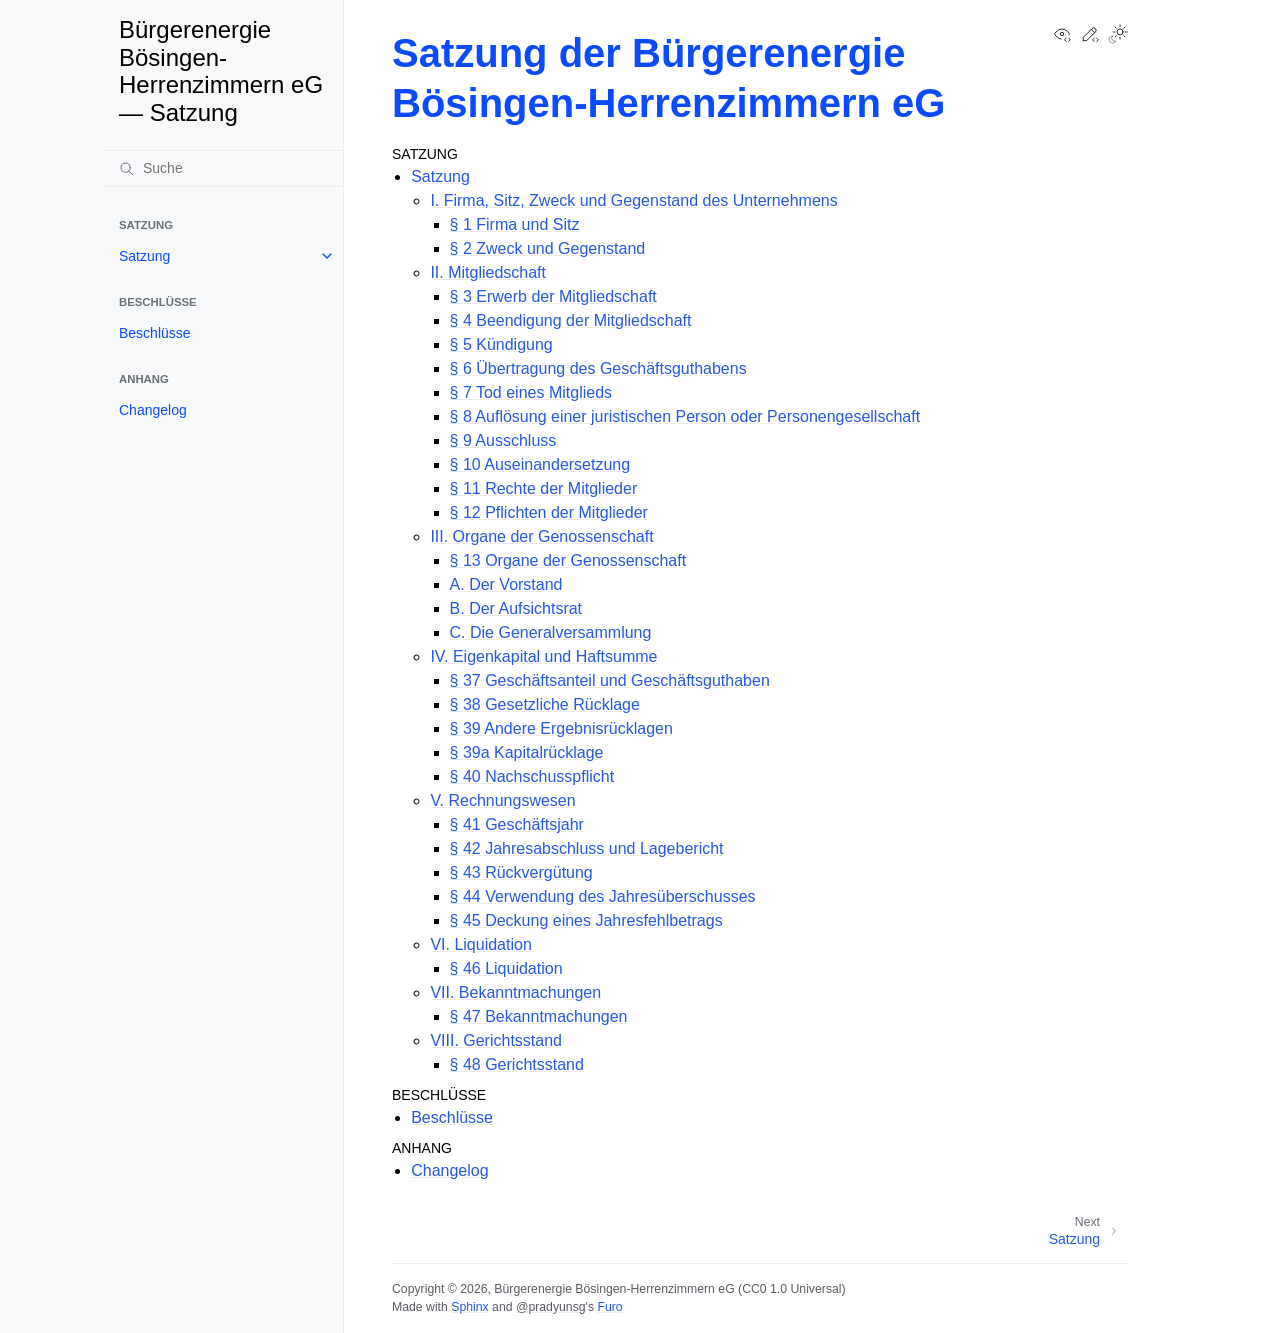
<file: index.html>
<!doctype html>
<html class="no-js" lang="de" data-content_root="./">
  <head><meta charset="utf-8">
    <meta name="viewport" content="width=device-width,initial-scale=1">
    <meta name="color-scheme" content="light dark"><meta name="viewport" content="width=device-width, initial-scale=1" />
<link rel="index" title="Stichwortverzeichnis" href="genindex.html"><link rel="search" title="Suche" href="search.html"><link rel="next" title="Satzung" href="satzung/index.html">

    <!-- Generated with Sphinx 9.1.0 and Furo 2025.12.19 -->
        <title>Bürgerenergie Bösingen-Herrenzimmern eG — Satzung</title>
      <link rel="stylesheet" type="text/css" href="_static/pygments.css?v=d111a655" />
    <link rel="stylesheet" type="text/css" href="_static/styles/furo.css?v=7bdb33bb" />
    <link rel="stylesheet" type="text/css" href="_static/styles/furo-extensions.css?v=8dab3a3b" />
    <link rel="stylesheet" type="text/css" href="_static/css/beg.css?v=684456c3" />
    
    


<style>
  body {
    --color-code-background: #f2f2f2;
  --color-code-foreground: #1e1e1e;
  
  }
  @media not print {
    body[data-theme="dark"] {
      --color-code-background: #202020;
  --color-code-foreground: #d0d0d0;
  
    }
    @media (prefers-color-scheme: dark) {
      body:not([data-theme="light"]) {
        --color-code-background: #202020;
  --color-code-foreground: #d0d0d0;
  
      }
    }
  }
</style></head>
  <body>
    
    <script>
      document.body.dataset.theme = localStorage.getItem("theme") || "auto";
    </script>
    

<svg xmlns="http://www.w3.org/2000/svg" style="display: none;">
  <symbol id="svg-toc" viewBox="0 0 24 24">
    <title>Contents</title>
    <svg stroke="currentColor" fill="currentColor" stroke-width="0" viewBox="0 0 1024 1024">
      <path d="M408 442h480c4.4 0 8-3.6 8-8v-56c0-4.4-3.6-8-8-8H408c-4.4 0-8 3.6-8 8v56c0 4.4 3.6 8 8 8zm-8 204c0 4.4 3.6 8 8 8h480c4.4 0 8-3.6 8-8v-56c0-4.4-3.6-8-8-8H408c-4.4 0-8 3.6-8 8v56zm504-486H120c-4.4 0-8 3.6-8 8v56c0 4.4 3.6 8 8 8h784c4.4 0 8-3.6 8-8v-56c0-4.4-3.6-8-8-8zm0 632H120c-4.4 0-8 3.6-8 8v56c0 4.4 3.6 8 8 8h784c4.4 0 8-3.6 8-8v-56c0-4.4-3.6-8-8-8zM115.4 518.9L271.7 642c5.8 4.6 14.4.5 14.4-6.9V388.9c0-7.4-8.5-11.5-14.4-6.9L115.4 505.1a8.74 8.74 0 0 0 0 13.8z"/>
    </svg>
  </symbol>
  <symbol id="svg-menu" viewBox="0 0 24 24">
    <title>Menu</title>
    <svg xmlns="http://www.w3.org/2000/svg" viewBox="0 0 24 24" fill="none" stroke="currentColor"
      stroke-width="2" stroke-linecap="round" stroke-linejoin="round" class="feather-menu">
      <line x1="3" y1="12" x2="21" y2="12"></line>
      <line x1="3" y1="6" x2="21" y2="6"></line>
      <line x1="3" y1="18" x2="21" y2="18"></line>
    </svg>
  </symbol>
  <symbol id="svg-arrow-right" viewBox="0 0 24 24">
    <title>Expand</title>
    <svg xmlns="http://www.w3.org/2000/svg" viewBox="0 0 24 24" fill="none" stroke="currentColor"
      stroke-width="2" stroke-linecap="round" stroke-linejoin="round" class="feather-chevron-right">
      <polyline points="9 18 15 12 9 6"></polyline>
    </svg>
  </symbol>
  <symbol id="svg-sun" viewBox="0 0 24 24">
    <title>Light mode</title>
    <svg xmlns="http://www.w3.org/2000/svg" viewBox="0 0 24 24" fill="none" stroke="currentColor"
      stroke-width="1" stroke-linecap="round" stroke-linejoin="round" class="feather-sun">
      <circle cx="12" cy="12" r="5"></circle>
      <line x1="12" y1="1" x2="12" y2="3"></line>
      <line x1="12" y1="21" x2="12" y2="23"></line>
      <line x1="4.22" y1="4.22" x2="5.64" y2="5.64"></line>
      <line x1="18.36" y1="18.36" x2="19.78" y2="19.78"></line>
      <line x1="1" y1="12" x2="3" y2="12"></line>
      <line x1="21" y1="12" x2="23" y2="12"></line>
      <line x1="4.22" y1="19.78" x2="5.64" y2="18.36"></line>
      <line x1="18.36" y1="5.64" x2="19.78" y2="4.22"></line>
    </svg>
  </symbol>
  <symbol id="svg-moon" viewBox="0 0 24 24">
    <title>Dark mode</title>
    <svg xmlns="http://www.w3.org/2000/svg" viewBox="0 0 24 24" fill="none" stroke="currentColor"
      stroke-width="1" stroke-linecap="round" stroke-linejoin="round" class="icon-tabler-moon">
      <path stroke="none" d="M0 0h24v24H0z" fill="none" />
      <path d="M12 3c.132 0 .263 0 .393 0a7.5 7.5 0 0 0 7.92 12.446a9 9 0 1 1 -8.313 -12.454z" />
    </svg>
  </symbol>
  <symbol id="svg-sun-with-moon" viewBox="0 0 24 24">
    <title>Auto light/dark, in light mode</title>
    <svg xmlns="http://www.w3.org/2000/svg" viewBox="0 0 24 24" fill="none" stroke="currentColor"
      stroke-width="1" stroke-linecap="round" stroke-linejoin="round"
      class="icon-custom-derived-from-feather-sun-and-tabler-moon">
      <path style="opacity: 50%" d="M 5.411 14.504 C 5.471 14.504 5.532 14.504 5.591 14.504 C 3.639 16.319 4.383 19.569 6.931 20.352 C 7.693 20.586 8.512 20.551 9.25 20.252 C 8.023 23.207 4.056 23.725 2.11 21.184 C 0.166 18.642 1.702 14.949 4.874 14.536 C 5.051 14.512 5.231 14.5 5.411 14.5 L 5.411 14.504 Z"/>
      <line x1="14.5" y1="3.25" x2="14.5" y2="1.25"/>
      <line x1="14.5" y1="15.85" x2="14.5" y2="17.85"/>
      <line x1="10.044" y1="5.094" x2="8.63" y2="3.68"/>
      <line x1="19" y1="14.05" x2="20.414" y2="15.464"/>
      <line x1="8.2" y1="9.55" x2="6.2" y2="9.55"/>
      <line x1="20.8" y1="9.55" x2="22.8" y2="9.55"/>
      <line x1="10.044" y1="14.006" x2="8.63" y2="15.42"/>
      <line x1="19" y1="5.05" x2="20.414" y2="3.636"/>
      <circle cx="14.5" cy="9.55" r="3.6"/>
    </svg>
  </symbol>
  <symbol id="svg-moon-with-sun" viewBox="0 0 24 24">
    <title>Auto light/dark, in dark mode</title>
    <svg xmlns="http://www.w3.org/2000/svg" viewBox="0 0 24 24" fill="none" stroke="currentColor"
      stroke-width="1" stroke-linecap="round" stroke-linejoin="round"
      class="icon-custom-derived-from-feather-sun-and-tabler-moon">
      <path d="M 8.282 7.007 C 8.385 7.007 8.494 7.007 8.595 7.007 C 5.18 10.184 6.481 15.869 10.942 17.24 C 12.275 17.648 13.706 17.589 15 17.066 C 12.851 22.236 5.91 23.143 2.505 18.696 C -0.897 14.249 1.791 7.786 7.342 7.063 C 7.652 7.021 7.965 7 8.282 7 L 8.282 7.007 Z"/>
      <line style="opacity: 50%" x1="18" y1="3.705" x2="18" y2="2.5"/>
      <line style="opacity: 50%" x1="18" y1="11.295" x2="18" y2="12.5"/>
      <line style="opacity: 50%" x1="15.316" y1="4.816" x2="14.464" y2="3.964"/>
      <line style="opacity: 50%" x1="20.711" y1="10.212" x2="21.563" y2="11.063"/>
      <line style="opacity: 50%" x1="14.205" y1="7.5" x2="13.001" y2="7.5"/>
      <line style="opacity: 50%" x1="21.795" y1="7.5" x2="23" y2="7.5"/>
      <line style="opacity: 50%" x1="15.316" y1="10.184" x2="14.464" y2="11.036"/>
      <line style="opacity: 50%" x1="20.711" y1="4.789" x2="21.563" y2="3.937"/>
      <circle style="opacity: 50%" cx="18" cy="7.5" r="2.169"/>
    </svg>
  </symbol>
  <symbol id="svg-pencil" viewBox="0 0 24 24">
    <svg xmlns="http://www.w3.org/2000/svg" viewBox="0 0 24 24" fill="none" stroke="currentColor"
      stroke-width="1" stroke-linecap="round" stroke-linejoin="round" class="icon-tabler-pencil-code">
      <path d="M4 20h4l10.5 -10.5a2.828 2.828 0 1 0 -4 -4l-10.5 10.5v4" />
      <path d="M13.5 6.5l4 4" />
      <path d="M20 21l2 -2l-2 -2" />
      <path d="M17 17l-2 2l2 2" />
    </svg>
  </symbol>
  <symbol id="svg-eye" viewBox="0 0 24 24">
    <svg xmlns="http://www.w3.org/2000/svg" viewBox="0 0 24 24" fill="none" stroke="currentColor"
      stroke-width="1" stroke-linecap="round" stroke-linejoin="round" class="icon-tabler-eye-code">
      <path stroke="none" d="M0 0h24v24H0z" fill="none" />
      <path d="M10 12a2 2 0 1 0 4 0a2 2 0 0 0 -4 0" />
      <path
        d="M11.11 17.958c-3.209 -.307 -5.91 -2.293 -8.11 -5.958c2.4 -4 5.4 -6 9 -6c3.6 0 6.6 2 9 6c-.21 .352 -.427 .688 -.647 1.008" />
      <path d="M20 21l2 -2l-2 -2" />
      <path d="M17 17l-2 2l2 2" />
    </svg>
  </symbol>
</svg>

<input type="checkbox" class="sidebar-toggle" name="__navigation" id="__navigation" aria-label="Toggle site navigation sidebar">
<input type="checkbox" class="sidebar-toggle" name="__toc" id="__toc" aria-label="Toggle table of contents sidebar">
<label class="overlay sidebar-overlay" for="__navigation"></label>
<label class="overlay toc-overlay" for="__toc"></label>

<a class="skip-to-content muted-link" href="#furo-main-content">Skip to content</a>



<div class="page">
  <header class="mobile-header">
    <div class="header-left">
      <label class="nav-overlay-icon" for="__navigation">
        <span class="icon"><svg><use href="#svg-menu"></use></svg></span>
      </label>
    </div>
    <div class="header-center">
      <a href="#"><div class="brand">Bürgerenergie Bösingen-Herrenzimmern eG — Satzung</div></a>
    </div>
    <div class="header-right">
      <div class="theme-toggle-container theme-toggle-header">
        <button class="theme-toggle" aria-label="Toggle Light / Dark / Auto color theme">
          <svg class="theme-icon-when-auto-light"><use href="#svg-sun-with-moon"></use></svg>
          <svg class="theme-icon-when-auto-dark"><use href="#svg-moon-with-sun"></use></svg>
          <svg class="theme-icon-when-dark"><use href="#svg-moon"></use></svg>
          <svg class="theme-icon-when-light"><use href="#svg-sun"></use></svg>
        </button>
      </div>
      <label class="toc-overlay-icon toc-header-icon no-toc" for="__toc">
        <span class="icon"><svg><use href="#svg-toc"></use></svg></span>
      </label>
    </div>
  </header>
  <aside class="sidebar-drawer">
    <div class="sidebar-container">
      
      <div class="sidebar-sticky"><a class="sidebar-brand" href="#">
  
  <span class="sidebar-brand-text">Bürgerenergie Bösingen-Herrenzimmern eG — Satzung</span>
  
</a><form class="sidebar-search-container" method="get" action="search.html" role="search">
  <input class="sidebar-search" placeholder="Suche" name="q" aria-label="Suche">
  <input type="hidden" name="check_keywords" value="yes">
  <input type="hidden" name="area" value="default">
</form>
<div id="searchbox"></div><div class="sidebar-scroll"><div class="sidebar-tree">
  <p class="caption" role="heading"><span class="caption-text">Satzung</span></p>
<ul>
<li class="toctree-l1 has-children"><a class="reference internal" href="satzung/index.html">Satzung</a><input aria-label="Toggle navigation of Satzung" class="toctree-checkbox" id="toctree-checkbox-1" name="toctree-checkbox-1" role="switch" type="checkbox"/><label for="toctree-checkbox-1"><span class="icon"><svg><use href="#svg-arrow-right"></use></svg></span></label><ul>
<li class="toctree-l2"><a class="reference internal" href="satzung/01-firma-zweck.html">I. Firma, Sitz, Zweck und Gegenstand des Unternehmens</a></li>
<li class="toctree-l2"><a class="reference internal" href="satzung/02-mitgliedschaft.html">II. Mitgliedschaft</a></li>
<li class="toctree-l2"><a class="reference internal" href="satzung/03-organe.html">III. Organe der Genossenschaft</a></li>
<li class="toctree-l2"><a class="reference internal" href="satzung/04-eigenkapital.html">IV. Eigenkapital und Haftsumme</a></li>
<li class="toctree-l2"><a class="reference internal" href="satzung/05-rechnungswesen.html">V. Rechnungswesen</a></li>
<li class="toctree-l2"><a class="reference internal" href="satzung/06-liquidation.html">VI. Liquidation</a></li>
<li class="toctree-l2"><a class="reference internal" href="satzung/07-bekanntmachungen.html">VII. Bekanntmachungen</a></li>
<li class="toctree-l2"><a class="reference internal" href="satzung/08-gerichtsstand.html">VIII. Gerichtsstand</a></li>
</ul>
</li>
</ul>
<p class="caption" role="heading"><span class="caption-text">Beschlüsse</span></p>
<ul>
<li class="toctree-l1"><a class="reference internal" href="beschluesse/index.html">Beschlüsse</a></li>
</ul>
<p class="caption" role="heading"><span class="caption-text">Anhang</span></p>
<ul>
<li class="toctree-l1"><a class="reference internal" href="changelog.html">Changelog</a></li>
</ul>

</div>
</div>

      </div>
      
    </div>
  </aside>
  <div class="main">
    <div class="content">
      <div class="article-container">
        <a href="#" class="back-to-top muted-link">
          <svg xmlns="http://www.w3.org/2000/svg" viewBox="0 0 24 24">
            <path d="M13 20h-2V8l-5.5 5.5-1.42-1.42L12 4.16l7.92 7.92-1.42 1.42L13 8v12z"></path>
          </svg>
          <span>Back to top</span>
        </a>
        <div class="content-icon-container">
          <div class="view-this-page">
  <a class="muted-link" href="https://github.com/beg-bhz/BEG-BHZ-Satzung/blob/main/index.rst?plain=true" title="View this page">
    <svg><use href="#svg-eye"></use></svg>
    <span class="visually-hidden">View this page</span>
  </a>
</div><div class="edit-this-page">
  <a class="muted-link" href="https://github.com/beg-bhz/BEG-BHZ-Satzung/edit/main/index.rst" rel="edit" title="Edit this page">
    <svg><use href="#svg-pencil"></use></svg>
    <span class="visually-hidden">Edit this page</span>
  </a>
</div><div class="theme-toggle-container theme-toggle-content">
            <button class="theme-toggle" aria-label="Toggle Light / Dark / Auto color theme">
              <svg class="theme-icon-when-auto-light"><use href="#svg-sun-with-moon"></use></svg>
              <svg class="theme-icon-when-auto-dark"><use href="#svg-moon-with-sun"></use></svg>
              <svg class="theme-icon-when-dark"><use href="#svg-moon"></use></svg>
              <svg class="theme-icon-when-light"><use href="#svg-sun"></use></svg>
            </button>
          </div>
          <label class="toc-overlay-icon toc-content-icon no-toc" for="__toc">
            <span class="icon"><svg><use href="#svg-toc"></use></svg></span>
          </label>
        </div>
        <article role="main" id="furo-main-content">
          <section id="satzung-der-burgerenergie-bosingen-herrenzimmern-eg">
<h1>Satzung der Bürgerenergie Bösingen-Herrenzimmern eG<a class="headerlink" href="#satzung-der-burgerenergie-bosingen-herrenzimmern-eg" title="Link to this heading">¶</a></h1>
<div class="toctree-wrapper compound">
<p class="caption" role="heading"><span class="caption-text">Satzung</span></p>
<ul>
<li class="toctree-l1"><a class="reference internal" href="satzung/index.html">Satzung</a><ul>
<li class="toctree-l2"><a class="reference internal" href="satzung/01-firma-zweck.html">I. Firma, Sitz, Zweck und Gegenstand des Unternehmens</a><ul>
<li class="toctree-l3"><a class="reference internal" href="satzung/01-firma-zweck.html#firma-und-sitz">§ 1 Firma und Sitz</a></li>
<li class="toctree-l3"><a class="reference internal" href="satzung/01-firma-zweck.html#zweck-und-gegenstand">§ 2 Zweck und Gegenstand</a></li>
</ul>
</li>
<li class="toctree-l2"><a class="reference internal" href="satzung/02-mitgliedschaft.html">II. Mitgliedschaft</a><ul>
<li class="toctree-l3"><a class="reference internal" href="satzung/02-mitgliedschaft.html#erwerb-der-mitgliedschaft">§ 3 Erwerb der Mitgliedschaft</a></li>
<li class="toctree-l3"><a class="reference internal" href="satzung/02-mitgliedschaft.html#beendigung-der-mitgliedschaft">§ 4 Beendigung der Mitgliedschaft</a></li>
<li class="toctree-l3"><a class="reference internal" href="satzung/02-mitgliedschaft.html#kundigung">§ 5 Kündigung</a></li>
<li class="toctree-l3"><a class="reference internal" href="satzung/02-mitgliedschaft.html#ubertragung-des-geschaftsguthabens">§ 6 Übertragung des Geschäftsguthabens</a></li>
<li class="toctree-l3"><a class="reference internal" href="satzung/02-mitgliedschaft.html#tod-eines-mitglieds">§ 7 Tod eines Mitglieds</a></li>
<li class="toctree-l3"><a class="reference internal" href="satzung/02-mitgliedschaft.html#auflosung-einer-juristischen-person-oder-personengesellschaft">§ 8 Auflösung einer juristischen Person oder Personengesellschaft</a></li>
<li class="toctree-l3"><a class="reference internal" href="satzung/02-mitgliedschaft.html#ausschluss">§ 9 Ausschluss</a></li>
<li class="toctree-l3"><a class="reference internal" href="satzung/02-mitgliedschaft.html#auseinandersetzung">§ 10 Auseinandersetzung</a></li>
<li class="toctree-l3"><a class="reference internal" href="satzung/02-mitgliedschaft.html#rechte-der-mitglieder">§ 11 Rechte der Mitglieder</a></li>
<li class="toctree-l3"><a class="reference internal" href="satzung/02-mitgliedschaft.html#pflichten-der-mitglieder">§ 12 Pflichten der Mitglieder</a></li>
</ul>
</li>
<li class="toctree-l2"><a class="reference internal" href="satzung/03-organe.html">III. Organe der Genossenschaft</a><ul>
<li class="toctree-l3"><a class="reference internal" href="satzung/03-organe.html#organe-der-genossenschaft">§ 13 Organe der Genossenschaft</a></li>
<li class="toctree-l3"><a class="reference internal" href="satzung/03-organe.html#a-der-vorstand">A. Der Vorstand</a></li>
<li class="toctree-l3"><a class="reference internal" href="satzung/03-organe.html#b-der-aufsichtsrat">B. Der Aufsichtsrat</a></li>
<li class="toctree-l3"><a class="reference internal" href="satzung/03-organe.html#c-die-generalversammlung">C. Die Generalversammlung</a></li>
</ul>
</li>
<li class="toctree-l2"><a class="reference internal" href="satzung/04-eigenkapital.html">IV. Eigenkapital und Haftsumme</a><ul>
<li class="toctree-l3"><a class="reference internal" href="satzung/04-eigenkapital.html#geschaftsanteil-und-geschaftsguthaben">§ 37 Geschäftsanteil und Geschäftsguthaben</a></li>
<li class="toctree-l3"><a class="reference internal" href="satzung/04-eigenkapital.html#gesetzliche-rucklage">§ 38 Gesetzliche Rücklage</a></li>
<li class="toctree-l3"><a class="reference internal" href="satzung/04-eigenkapital.html#andere-ergebnisrucklagen">§ 39 Andere Ergebnisrücklagen</a></li>
<li class="toctree-l3"><a class="reference internal" href="satzung/04-eigenkapital.html#a-kapitalrucklage">§ 39a Kapitalrücklage</a></li>
<li class="toctree-l3"><a class="reference internal" href="satzung/04-eigenkapital.html#nachschusspflicht">§ 40 Nachschusspflicht</a></li>
</ul>
</li>
<li class="toctree-l2"><a class="reference internal" href="satzung/05-rechnungswesen.html">V. Rechnungswesen</a><ul>
<li class="toctree-l3"><a class="reference internal" href="satzung/05-rechnungswesen.html#geschaftsjahr">§ 41 Geschäftsjahr</a></li>
<li class="toctree-l3"><a class="reference internal" href="satzung/05-rechnungswesen.html#jahresabschluss-und-lagebericht">§ 42 Jahresabschluss und Lagebericht</a></li>
<li class="toctree-l3"><a class="reference internal" href="satzung/05-rechnungswesen.html#ruckvergutung">§ 43 Rückvergütung</a></li>
<li class="toctree-l3"><a class="reference internal" href="satzung/05-rechnungswesen.html#verwendung-des-jahresuberschusses">§ 44 Verwendung des Jahresüberschusses</a></li>
<li class="toctree-l3"><a class="reference internal" href="satzung/05-rechnungswesen.html#deckung-eines-jahresfehlbetrags">§ 45 Deckung eines Jahresfehlbetrags</a></li>
</ul>
</li>
<li class="toctree-l2"><a class="reference internal" href="satzung/06-liquidation.html">VI. Liquidation</a><ul>
<li class="toctree-l3"><a class="reference internal" href="satzung/06-liquidation.html#liquidation">§ 46 Liquidation</a></li>
</ul>
</li>
<li class="toctree-l2"><a class="reference internal" href="satzung/07-bekanntmachungen.html">VII. Bekanntmachungen</a><ul>
<li class="toctree-l3"><a class="reference internal" href="satzung/07-bekanntmachungen.html#bekanntmachungen">§ 47 Bekanntmachungen</a></li>
</ul>
</li>
<li class="toctree-l2"><a class="reference internal" href="satzung/08-gerichtsstand.html">VIII. Gerichtsstand</a><ul>
<li class="toctree-l3"><a class="reference internal" href="satzung/08-gerichtsstand.html#gerichtsstand">§ 48 Gerichtsstand</a></li>
</ul>
</li>
</ul>
</li>
</ul>
</div>
<div class="toctree-wrapper compound">
<p class="caption" role="heading"><span class="caption-text">Beschlüsse</span></p>
<ul>
<li class="toctree-l1"><a class="reference internal" href="beschluesse/index.html">Beschlüsse</a></li>
</ul>
</div>
<div class="toctree-wrapper compound">
<p class="caption" role="heading"><span class="caption-text">Anhang</span></p>
<ul>
<li class="toctree-l1"><a class="reference internal" href="changelog.html">Changelog</a></li>
</ul>
</div>
</section>

        </article>
      </div>
      <footer>
        
        <div class="related-pages">
          <a class="next-page" href="satzung/index.html">
              <div class="page-info">
                <div class="context">
                  <span>Next</span>
                </div>
                <div class="title">Satzung</div>
              </div>
              <svg class="furo-related-icon"><use href="#svg-arrow-right"></use></svg>
            </a>
          
        </div>
        <div class="bottom-of-page">
          <div class="left-details">
            <div class="copyright">
                Copyright &#169; 2026, Bürgerenergie Bösingen-Herrenzimmern eG (CC0 1.0 Universal)
            </div>
            Made with <a href="https://www.sphinx-doc.org/">Sphinx</a> and <a class="muted-link" href="https://pradyunsg.me">@pradyunsg</a>'s
            
            <a href="https://github.com/pradyunsg/furo">Furo</a>
            
          </div>
          <div class="right-details">
            
          </div>
        </div>
        
      </footer>
    </div>
    <aside class="toc-drawer no-toc">
      
      
      
    </aside>
  </div>
</div><script src="_static/documentation_options.js?v=06e1d1fd"></script>
    <script src="_static/doctools.js?v=fd6eb6e6"></script>
    <script src="_static/sphinx_highlight.js?v=6ffebe34"></script>
    <script src="_static/scripts/furo.js?v=46bd48cc"></script>
    <script src="_static/translations.js?v=9bf55d28"></script>
    </body>
</html>
</file>
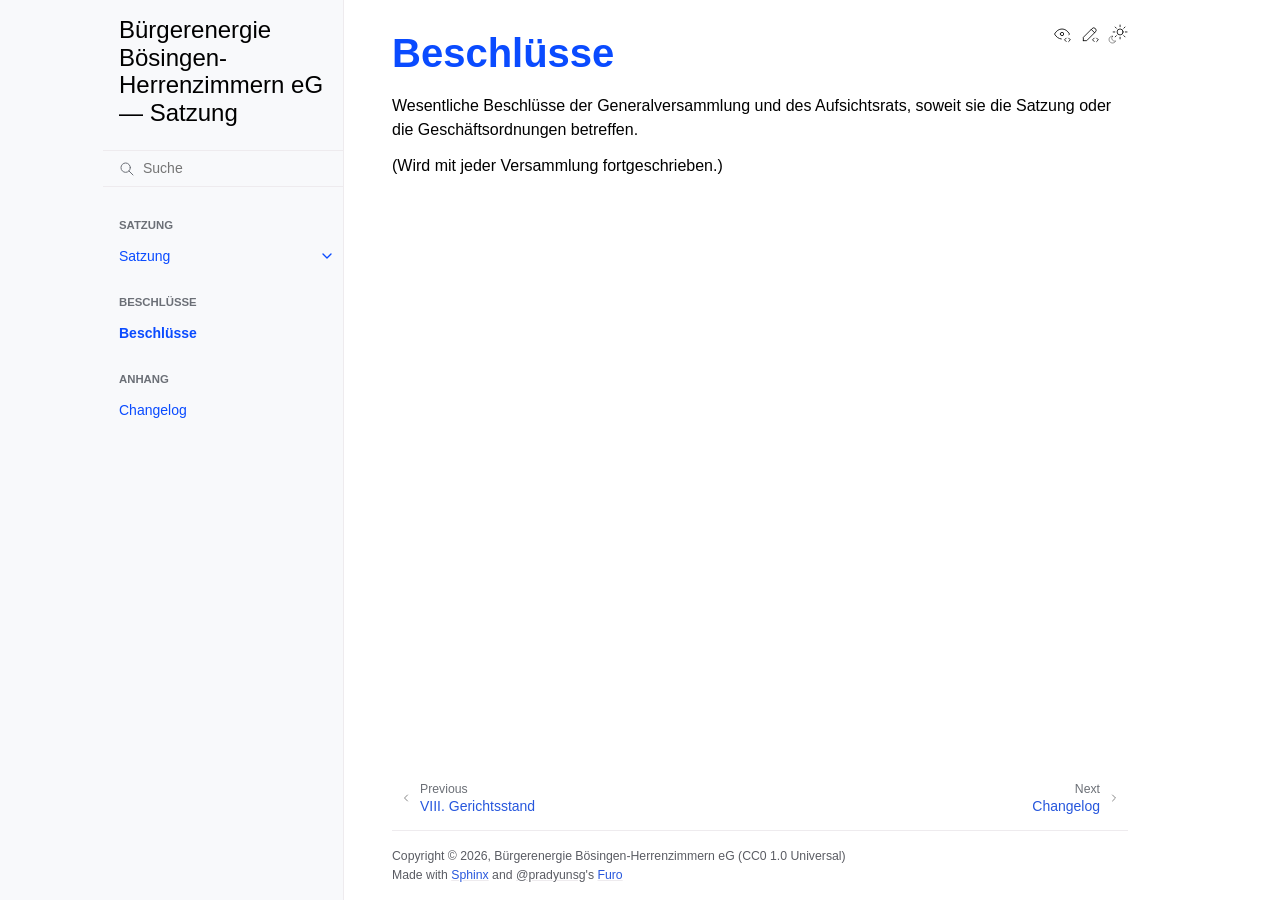
<file: beschluesse/index.html>
<!doctype html>
<html class="no-js" lang="de" data-content_root="../">
  <head><meta charset="utf-8">
    <meta name="viewport" content="width=device-width,initial-scale=1">
    <meta name="color-scheme" content="light dark"><meta name="viewport" content="width=device-width, initial-scale=1" />
<link rel="index" title="Stichwortverzeichnis" href="../genindex.html"><link rel="search" title="Suche" href="../search.html"><link rel="next" title="Changelog" href="../changelog.html"><link rel="prev" title="VIII. Gerichtsstand" href="../satzung/08-gerichtsstand.html">

    <!-- Generated with Sphinx 9.1.0 and Furo 2025.12.19 -->
        <title>Beschlüsse - Bürgerenergie Bösingen-Herrenzimmern eG — Satzung</title>
      <link rel="stylesheet" type="text/css" href="../_static/pygments.css?v=d111a655" />
    <link rel="stylesheet" type="text/css" href="../_static/styles/furo.css?v=7bdb33bb" />
    <link rel="stylesheet" type="text/css" href="../_static/styles/furo-extensions.css?v=8dab3a3b" />
    <link rel="stylesheet" type="text/css" href="../_static/css/beg.css?v=684456c3" />
    
    


<style>
  body {
    --color-code-background: #f2f2f2;
  --color-code-foreground: #1e1e1e;
  
  }
  @media not print {
    body[data-theme="dark"] {
      --color-code-background: #202020;
  --color-code-foreground: #d0d0d0;
  
    }
    @media (prefers-color-scheme: dark) {
      body:not([data-theme="light"]) {
        --color-code-background: #202020;
  --color-code-foreground: #d0d0d0;
  
      }
    }
  }
</style></head>
  <body>
    
    <script>
      document.body.dataset.theme = localStorage.getItem("theme") || "auto";
    </script>
    

<svg xmlns="http://www.w3.org/2000/svg" style="display: none;">
  <symbol id="svg-toc" viewBox="0 0 24 24">
    <title>Contents</title>
    <svg stroke="currentColor" fill="currentColor" stroke-width="0" viewBox="0 0 1024 1024">
      <path d="M408 442h480c4.4 0 8-3.6 8-8v-56c0-4.4-3.6-8-8-8H408c-4.4 0-8 3.6-8 8v56c0 4.4 3.6 8 8 8zm-8 204c0 4.4 3.6 8 8 8h480c4.4 0 8-3.6 8-8v-56c0-4.4-3.6-8-8-8H408c-4.4 0-8 3.6-8 8v56zm504-486H120c-4.4 0-8 3.6-8 8v56c0 4.4 3.6 8 8 8h784c4.4 0 8-3.6 8-8v-56c0-4.4-3.6-8-8-8zm0 632H120c-4.4 0-8 3.6-8 8v56c0 4.4 3.6 8 8 8h784c4.4 0 8-3.6 8-8v-56c0-4.4-3.6-8-8-8zM115.4 518.9L271.7 642c5.8 4.6 14.4.5 14.4-6.9V388.9c0-7.4-8.5-11.5-14.4-6.9L115.4 505.1a8.74 8.74 0 0 0 0 13.8z"/>
    </svg>
  </symbol>
  <symbol id="svg-menu" viewBox="0 0 24 24">
    <title>Menu</title>
    <svg xmlns="http://www.w3.org/2000/svg" viewBox="0 0 24 24" fill="none" stroke="currentColor"
      stroke-width="2" stroke-linecap="round" stroke-linejoin="round" class="feather-menu">
      <line x1="3" y1="12" x2="21" y2="12"></line>
      <line x1="3" y1="6" x2="21" y2="6"></line>
      <line x1="3" y1="18" x2="21" y2="18"></line>
    </svg>
  </symbol>
  <symbol id="svg-arrow-right" viewBox="0 0 24 24">
    <title>Expand</title>
    <svg xmlns="http://www.w3.org/2000/svg" viewBox="0 0 24 24" fill="none" stroke="currentColor"
      stroke-width="2" stroke-linecap="round" stroke-linejoin="round" class="feather-chevron-right">
      <polyline points="9 18 15 12 9 6"></polyline>
    </svg>
  </symbol>
  <symbol id="svg-sun" viewBox="0 0 24 24">
    <title>Light mode</title>
    <svg xmlns="http://www.w3.org/2000/svg" viewBox="0 0 24 24" fill="none" stroke="currentColor"
      stroke-width="1" stroke-linecap="round" stroke-linejoin="round" class="feather-sun">
      <circle cx="12" cy="12" r="5"></circle>
      <line x1="12" y1="1" x2="12" y2="3"></line>
      <line x1="12" y1="21" x2="12" y2="23"></line>
      <line x1="4.22" y1="4.22" x2="5.64" y2="5.64"></line>
      <line x1="18.36" y1="18.36" x2="19.78" y2="19.78"></line>
      <line x1="1" y1="12" x2="3" y2="12"></line>
      <line x1="21" y1="12" x2="23" y2="12"></line>
      <line x1="4.22" y1="19.78" x2="5.64" y2="18.36"></line>
      <line x1="18.36" y1="5.64" x2="19.78" y2="4.22"></line>
    </svg>
  </symbol>
  <symbol id="svg-moon" viewBox="0 0 24 24">
    <title>Dark mode</title>
    <svg xmlns="http://www.w3.org/2000/svg" viewBox="0 0 24 24" fill="none" stroke="currentColor"
      stroke-width="1" stroke-linecap="round" stroke-linejoin="round" class="icon-tabler-moon">
      <path stroke="none" d="M0 0h24v24H0z" fill="none" />
      <path d="M12 3c.132 0 .263 0 .393 0a7.5 7.5 0 0 0 7.92 12.446a9 9 0 1 1 -8.313 -12.454z" />
    </svg>
  </symbol>
  <symbol id="svg-sun-with-moon" viewBox="0 0 24 24">
    <title>Auto light/dark, in light mode</title>
    <svg xmlns="http://www.w3.org/2000/svg" viewBox="0 0 24 24" fill="none" stroke="currentColor"
      stroke-width="1" stroke-linecap="round" stroke-linejoin="round"
      class="icon-custom-derived-from-feather-sun-and-tabler-moon">
      <path style="opacity: 50%" d="M 5.411 14.504 C 5.471 14.504 5.532 14.504 5.591 14.504 C 3.639 16.319 4.383 19.569 6.931 20.352 C 7.693 20.586 8.512 20.551 9.25 20.252 C 8.023 23.207 4.056 23.725 2.11 21.184 C 0.166 18.642 1.702 14.949 4.874 14.536 C 5.051 14.512 5.231 14.5 5.411 14.5 L 5.411 14.504 Z"/>
      <line x1="14.5" y1="3.25" x2="14.5" y2="1.25"/>
      <line x1="14.5" y1="15.85" x2="14.5" y2="17.85"/>
      <line x1="10.044" y1="5.094" x2="8.63" y2="3.68"/>
      <line x1="19" y1="14.05" x2="20.414" y2="15.464"/>
      <line x1="8.2" y1="9.55" x2="6.2" y2="9.55"/>
      <line x1="20.8" y1="9.55" x2="22.8" y2="9.55"/>
      <line x1="10.044" y1="14.006" x2="8.63" y2="15.42"/>
      <line x1="19" y1="5.05" x2="20.414" y2="3.636"/>
      <circle cx="14.5" cy="9.55" r="3.6"/>
    </svg>
  </symbol>
  <symbol id="svg-moon-with-sun" viewBox="0 0 24 24">
    <title>Auto light/dark, in dark mode</title>
    <svg xmlns="http://www.w3.org/2000/svg" viewBox="0 0 24 24" fill="none" stroke="currentColor"
      stroke-width="1" stroke-linecap="round" stroke-linejoin="round"
      class="icon-custom-derived-from-feather-sun-and-tabler-moon">
      <path d="M 8.282 7.007 C 8.385 7.007 8.494 7.007 8.595 7.007 C 5.18 10.184 6.481 15.869 10.942 17.24 C 12.275 17.648 13.706 17.589 15 17.066 C 12.851 22.236 5.91 23.143 2.505 18.696 C -0.897 14.249 1.791 7.786 7.342 7.063 C 7.652 7.021 7.965 7 8.282 7 L 8.282 7.007 Z"/>
      <line style="opacity: 50%" x1="18" y1="3.705" x2="18" y2="2.5"/>
      <line style="opacity: 50%" x1="18" y1="11.295" x2="18" y2="12.5"/>
      <line style="opacity: 50%" x1="15.316" y1="4.816" x2="14.464" y2="3.964"/>
      <line style="opacity: 50%" x1="20.711" y1="10.212" x2="21.563" y2="11.063"/>
      <line style="opacity: 50%" x1="14.205" y1="7.5" x2="13.001" y2="7.5"/>
      <line style="opacity: 50%" x1="21.795" y1="7.5" x2="23" y2="7.5"/>
      <line style="opacity: 50%" x1="15.316" y1="10.184" x2="14.464" y2="11.036"/>
      <line style="opacity: 50%" x1="20.711" y1="4.789" x2="21.563" y2="3.937"/>
      <circle style="opacity: 50%" cx="18" cy="7.5" r="2.169"/>
    </svg>
  </symbol>
  <symbol id="svg-pencil" viewBox="0 0 24 24">
    <svg xmlns="http://www.w3.org/2000/svg" viewBox="0 0 24 24" fill="none" stroke="currentColor"
      stroke-width="1" stroke-linecap="round" stroke-linejoin="round" class="icon-tabler-pencil-code">
      <path d="M4 20h4l10.5 -10.5a2.828 2.828 0 1 0 -4 -4l-10.5 10.5v4" />
      <path d="M13.5 6.5l4 4" />
      <path d="M20 21l2 -2l-2 -2" />
      <path d="M17 17l-2 2l2 2" />
    </svg>
  </symbol>
  <symbol id="svg-eye" viewBox="0 0 24 24">
    <svg xmlns="http://www.w3.org/2000/svg" viewBox="0 0 24 24" fill="none" stroke="currentColor"
      stroke-width="1" stroke-linecap="round" stroke-linejoin="round" class="icon-tabler-eye-code">
      <path stroke="none" d="M0 0h24v24H0z" fill="none" />
      <path d="M10 12a2 2 0 1 0 4 0a2 2 0 0 0 -4 0" />
      <path
        d="M11.11 17.958c-3.209 -.307 -5.91 -2.293 -8.11 -5.958c2.4 -4 5.4 -6 9 -6c3.6 0 6.6 2 9 6c-.21 .352 -.427 .688 -.647 1.008" />
      <path d="M20 21l2 -2l-2 -2" />
      <path d="M17 17l-2 2l2 2" />
    </svg>
  </symbol>
</svg>

<input type="checkbox" class="sidebar-toggle" name="__navigation" id="__navigation" aria-label="Toggle site navigation sidebar">
<input type="checkbox" class="sidebar-toggle" name="__toc" id="__toc" aria-label="Toggle table of contents sidebar">
<label class="overlay sidebar-overlay" for="__navigation"></label>
<label class="overlay toc-overlay" for="__toc"></label>

<a class="skip-to-content muted-link" href="#furo-main-content">Skip to content</a>



<div class="page">
  <header class="mobile-header">
    <div class="header-left">
      <label class="nav-overlay-icon" for="__navigation">
        <span class="icon"><svg><use href="#svg-menu"></use></svg></span>
      </label>
    </div>
    <div class="header-center">
      <a href="../index.html"><div class="brand">Bürgerenergie Bösingen-Herrenzimmern eG — Satzung</div></a>
    </div>
    <div class="header-right">
      <div class="theme-toggle-container theme-toggle-header">
        <button class="theme-toggle" aria-label="Toggle Light / Dark / Auto color theme">
          <svg class="theme-icon-when-auto-light"><use href="#svg-sun-with-moon"></use></svg>
          <svg class="theme-icon-when-auto-dark"><use href="#svg-moon-with-sun"></use></svg>
          <svg class="theme-icon-when-dark"><use href="#svg-moon"></use></svg>
          <svg class="theme-icon-when-light"><use href="#svg-sun"></use></svg>
        </button>
      </div>
      <label class="toc-overlay-icon toc-header-icon no-toc" for="__toc">
        <span class="icon"><svg><use href="#svg-toc"></use></svg></span>
      </label>
    </div>
  </header>
  <aside class="sidebar-drawer">
    <div class="sidebar-container">
      
      <div class="sidebar-sticky"><a class="sidebar-brand" href="../index.html">
  
  <span class="sidebar-brand-text">Bürgerenergie Bösingen-Herrenzimmern eG — Satzung</span>
  
</a><form class="sidebar-search-container" method="get" action="../search.html" role="search">
  <input class="sidebar-search" placeholder="Suche" name="q" aria-label="Suche">
  <input type="hidden" name="check_keywords" value="yes">
  <input type="hidden" name="area" value="default">
</form>
<div id="searchbox"></div><div class="sidebar-scroll"><div class="sidebar-tree">
  <p class="caption" role="heading"><span class="caption-text">Satzung</span></p>
<ul>
<li class="toctree-l1 has-children"><a class="reference internal" href="../satzung/index.html">Satzung</a><input aria-label="Toggle navigation of Satzung" class="toctree-checkbox" id="toctree-checkbox-1" name="toctree-checkbox-1" role="switch" type="checkbox"/><label for="toctree-checkbox-1"><span class="icon"><svg><use href="#svg-arrow-right"></use></svg></span></label><ul>
<li class="toctree-l2"><a class="reference internal" href="../satzung/01-firma-zweck.html">I. Firma, Sitz, Zweck und Gegenstand des Unternehmens</a></li>
<li class="toctree-l2"><a class="reference internal" href="../satzung/02-mitgliedschaft.html">II. Mitgliedschaft</a></li>
<li class="toctree-l2"><a class="reference internal" href="../satzung/03-organe.html">III. Organe der Genossenschaft</a></li>
<li class="toctree-l2"><a class="reference internal" href="../satzung/04-eigenkapital.html">IV. Eigenkapital und Haftsumme</a></li>
<li class="toctree-l2"><a class="reference internal" href="../satzung/05-rechnungswesen.html">V. Rechnungswesen</a></li>
<li class="toctree-l2"><a class="reference internal" href="../satzung/06-liquidation.html">VI. Liquidation</a></li>
<li class="toctree-l2"><a class="reference internal" href="../satzung/07-bekanntmachungen.html">VII. Bekanntmachungen</a></li>
<li class="toctree-l2"><a class="reference internal" href="../satzung/08-gerichtsstand.html">VIII. Gerichtsstand</a></li>
</ul>
</li>
</ul>
<p class="caption" role="heading"><span class="caption-text">Beschlüsse</span></p>
<ul class="current">
<li class="toctree-l1 current current-page"><a class="current reference internal" href="#">Beschlüsse</a></li>
</ul>
<p class="caption" role="heading"><span class="caption-text">Anhang</span></p>
<ul>
<li class="toctree-l1"><a class="reference internal" href="../changelog.html">Changelog</a></li>
</ul>

</div>
</div>

      </div>
      
    </div>
  </aside>
  <div class="main">
    <div class="content">
      <div class="article-container">
        <a href="#" class="back-to-top muted-link">
          <svg xmlns="http://www.w3.org/2000/svg" viewBox="0 0 24 24">
            <path d="M13 20h-2V8l-5.5 5.5-1.42-1.42L12 4.16l7.92 7.92-1.42 1.42L13 8v12z"></path>
          </svg>
          <span>Back to top</span>
        </a>
        <div class="content-icon-container">
          <div class="view-this-page">
  <a class="muted-link" href="https://github.com/beg-bhz/BEG-BHZ-Satzung/blob/main/beschluesse/index.rst?plain=true" title="View this page">
    <svg><use href="#svg-eye"></use></svg>
    <span class="visually-hidden">View this page</span>
  </a>
</div><div class="edit-this-page">
  <a class="muted-link" href="https://github.com/beg-bhz/BEG-BHZ-Satzung/edit/main/beschluesse/index.rst" rel="edit" title="Edit this page">
    <svg><use href="#svg-pencil"></use></svg>
    <span class="visually-hidden">Edit this page</span>
  </a>
</div><div class="theme-toggle-container theme-toggle-content">
            <button class="theme-toggle" aria-label="Toggle Light / Dark / Auto color theme">
              <svg class="theme-icon-when-auto-light"><use href="#svg-sun-with-moon"></use></svg>
              <svg class="theme-icon-when-auto-dark"><use href="#svg-moon-with-sun"></use></svg>
              <svg class="theme-icon-when-dark"><use href="#svg-moon"></use></svg>
              <svg class="theme-icon-when-light"><use href="#svg-sun"></use></svg>
            </button>
          </div>
          <label class="toc-overlay-icon toc-content-icon no-toc" for="__toc">
            <span class="icon"><svg><use href="#svg-toc"></use></svg></span>
          </label>
        </div>
        <article role="main" id="furo-main-content">
          <section id="beschlusse">
<h1>Beschlüsse<a class="headerlink" href="#beschlusse" title="Link to this heading">¶</a></h1>
<p>Wesentliche Beschlüsse der Generalversammlung und des Aufsichtsrats, soweit
sie die Satzung oder die Geschäftsordnungen betreffen.</p>
<p>(Wird mit jeder Versammlung fortgeschrieben.)</p>
</section>

        </article>
      </div>
      <footer>
        
        <div class="related-pages">
          <a class="next-page" href="../changelog.html">
              <div class="page-info">
                <div class="context">
                  <span>Next</span>
                </div>
                <div class="title">Changelog</div>
              </div>
              <svg class="furo-related-icon"><use href="#svg-arrow-right"></use></svg>
            </a>
          <a class="prev-page" href="../satzung/08-gerichtsstand.html">
              <svg class="furo-related-icon"><use href="#svg-arrow-right"></use></svg>
              <div class="page-info">
                <div class="context">
                  <span>Previous</span>
                </div>
                
                <div class="title">VIII. Gerichtsstand</div>
                
              </div>
            </a>
        </div>
        <div class="bottom-of-page">
          <div class="left-details">
            <div class="copyright">
                Copyright &#169; 2026, Bürgerenergie Bösingen-Herrenzimmern eG (CC0 1.0 Universal)
            </div>
            Made with <a href="https://www.sphinx-doc.org/">Sphinx</a> and <a class="muted-link" href="https://pradyunsg.me">@pradyunsg</a>'s
            
            <a href="https://github.com/pradyunsg/furo">Furo</a>
            
          </div>
          <div class="right-details">
            
          </div>
        </div>
        
      </footer>
    </div>
    <aside class="toc-drawer no-toc">
      
      
      
    </aside>
  </div>
</div><script src="../_static/documentation_options.js?v=06e1d1fd"></script>
    <script src="../_static/doctools.js?v=fd6eb6e6"></script>
    <script src="../_static/sphinx_highlight.js?v=6ffebe34"></script>
    <script src="../_static/scripts/furo.js?v=46bd48cc"></script>
    <script src="../_static/translations.js?v=9bf55d28"></script>
    </body>
</html>
</file>
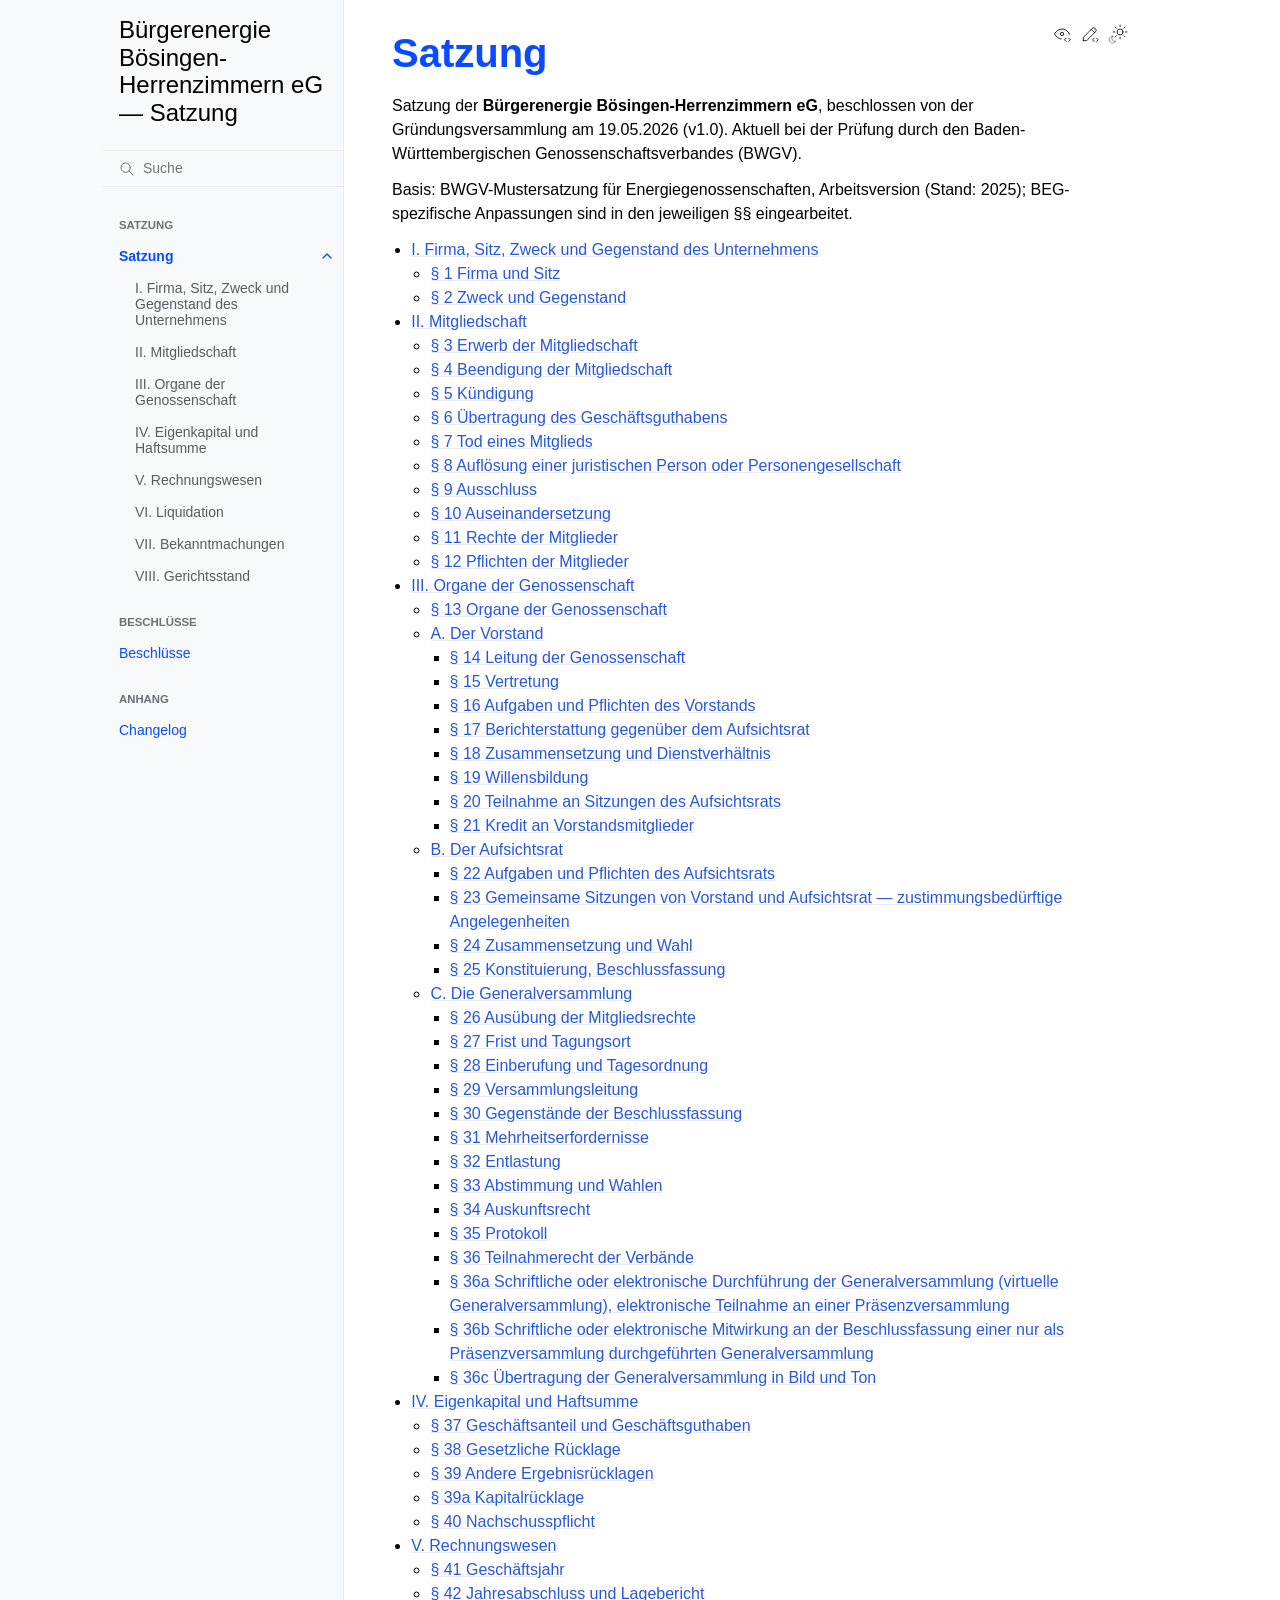
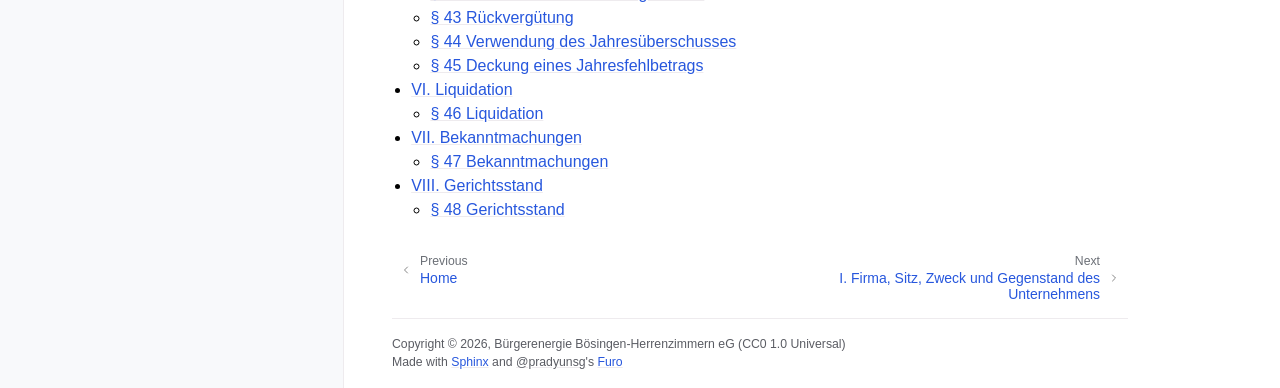
<file: satzung/index.html>
<!doctype html>
<html class="no-js" lang="de" data-content_root="../">
  <head><meta charset="utf-8">
    <meta name="viewport" content="width=device-width,initial-scale=1">
    <meta name="color-scheme" content="light dark"><meta name="viewport" content="width=device-width, initial-scale=1" />
<link rel="index" title="Stichwortverzeichnis" href="../genindex.html"><link rel="search" title="Suche" href="../search.html"><link rel="next" title="I. Firma, Sitz, Zweck und Gegenstand des Unternehmens" href="01-firma-zweck.html"><link rel="prev" title="Satzung der Bürgerenergie Bösingen-Herrenzimmern eG" href="../index.html">

    <!-- Generated with Sphinx 9.1.0 and Furo 2025.12.19 -->
        <title>Satzung - Bürgerenergie Bösingen-Herrenzimmern eG — Satzung</title>
      <link rel="stylesheet" type="text/css" href="../_static/pygments.css?v=d111a655" />
    <link rel="stylesheet" type="text/css" href="../_static/styles/furo.css?v=7bdb33bb" />
    <link rel="stylesheet" type="text/css" href="../_static/styles/furo-extensions.css?v=8dab3a3b" />
    <link rel="stylesheet" type="text/css" href="../_static/css/beg.css?v=684456c3" />
    
    


<style>
  body {
    --color-code-background: #f2f2f2;
  --color-code-foreground: #1e1e1e;
  
  }
  @media not print {
    body[data-theme="dark"] {
      --color-code-background: #202020;
  --color-code-foreground: #d0d0d0;
  
    }
    @media (prefers-color-scheme: dark) {
      body:not([data-theme="light"]) {
        --color-code-background: #202020;
  --color-code-foreground: #d0d0d0;
  
      }
    }
  }
</style></head>
  <body>
    
    <script>
      document.body.dataset.theme = localStorage.getItem("theme") || "auto";
    </script>
    

<svg xmlns="http://www.w3.org/2000/svg" style="display: none;">
  <symbol id="svg-toc" viewBox="0 0 24 24">
    <title>Contents</title>
    <svg stroke="currentColor" fill="currentColor" stroke-width="0" viewBox="0 0 1024 1024">
      <path d="M408 442h480c4.4 0 8-3.6 8-8v-56c0-4.4-3.6-8-8-8H408c-4.4 0-8 3.6-8 8v56c0 4.4 3.6 8 8 8zm-8 204c0 4.4 3.6 8 8 8h480c4.4 0 8-3.6 8-8v-56c0-4.4-3.6-8-8-8H408c-4.4 0-8 3.6-8 8v56zm504-486H120c-4.4 0-8 3.6-8 8v56c0 4.4 3.6 8 8 8h784c4.4 0 8-3.6 8-8v-56c0-4.4-3.6-8-8-8zm0 632H120c-4.4 0-8 3.6-8 8v56c0 4.4 3.6 8 8 8h784c4.4 0 8-3.6 8-8v-56c0-4.4-3.6-8-8-8zM115.4 518.9L271.7 642c5.8 4.6 14.4.5 14.4-6.9V388.9c0-7.4-8.5-11.5-14.4-6.9L115.4 505.1a8.74 8.74 0 0 0 0 13.8z"/>
    </svg>
  </symbol>
  <symbol id="svg-menu" viewBox="0 0 24 24">
    <title>Menu</title>
    <svg xmlns="http://www.w3.org/2000/svg" viewBox="0 0 24 24" fill="none" stroke="currentColor"
      stroke-width="2" stroke-linecap="round" stroke-linejoin="round" class="feather-menu">
      <line x1="3" y1="12" x2="21" y2="12"></line>
      <line x1="3" y1="6" x2="21" y2="6"></line>
      <line x1="3" y1="18" x2="21" y2="18"></line>
    </svg>
  </symbol>
  <symbol id="svg-arrow-right" viewBox="0 0 24 24">
    <title>Expand</title>
    <svg xmlns="http://www.w3.org/2000/svg" viewBox="0 0 24 24" fill="none" stroke="currentColor"
      stroke-width="2" stroke-linecap="round" stroke-linejoin="round" class="feather-chevron-right">
      <polyline points="9 18 15 12 9 6"></polyline>
    </svg>
  </symbol>
  <symbol id="svg-sun" viewBox="0 0 24 24">
    <title>Light mode</title>
    <svg xmlns="http://www.w3.org/2000/svg" viewBox="0 0 24 24" fill="none" stroke="currentColor"
      stroke-width="1" stroke-linecap="round" stroke-linejoin="round" class="feather-sun">
      <circle cx="12" cy="12" r="5"></circle>
      <line x1="12" y1="1" x2="12" y2="3"></line>
      <line x1="12" y1="21" x2="12" y2="23"></line>
      <line x1="4.22" y1="4.22" x2="5.64" y2="5.64"></line>
      <line x1="18.36" y1="18.36" x2="19.78" y2="19.78"></line>
      <line x1="1" y1="12" x2="3" y2="12"></line>
      <line x1="21" y1="12" x2="23" y2="12"></line>
      <line x1="4.22" y1="19.78" x2="5.64" y2="18.36"></line>
      <line x1="18.36" y1="5.64" x2="19.78" y2="4.22"></line>
    </svg>
  </symbol>
  <symbol id="svg-moon" viewBox="0 0 24 24">
    <title>Dark mode</title>
    <svg xmlns="http://www.w3.org/2000/svg" viewBox="0 0 24 24" fill="none" stroke="currentColor"
      stroke-width="1" stroke-linecap="round" stroke-linejoin="round" class="icon-tabler-moon">
      <path stroke="none" d="M0 0h24v24H0z" fill="none" />
      <path d="M12 3c.132 0 .263 0 .393 0a7.5 7.5 0 0 0 7.92 12.446a9 9 0 1 1 -8.313 -12.454z" />
    </svg>
  </symbol>
  <symbol id="svg-sun-with-moon" viewBox="0 0 24 24">
    <title>Auto light/dark, in light mode</title>
    <svg xmlns="http://www.w3.org/2000/svg" viewBox="0 0 24 24" fill="none" stroke="currentColor"
      stroke-width="1" stroke-linecap="round" stroke-linejoin="round"
      class="icon-custom-derived-from-feather-sun-and-tabler-moon">
      <path style="opacity: 50%" d="M 5.411 14.504 C 5.471 14.504 5.532 14.504 5.591 14.504 C 3.639 16.319 4.383 19.569 6.931 20.352 C 7.693 20.586 8.512 20.551 9.25 20.252 C 8.023 23.207 4.056 23.725 2.11 21.184 C 0.166 18.642 1.702 14.949 4.874 14.536 C 5.051 14.512 5.231 14.5 5.411 14.5 L 5.411 14.504 Z"/>
      <line x1="14.5" y1="3.25" x2="14.5" y2="1.25"/>
      <line x1="14.5" y1="15.85" x2="14.5" y2="17.85"/>
      <line x1="10.044" y1="5.094" x2="8.63" y2="3.68"/>
      <line x1="19" y1="14.05" x2="20.414" y2="15.464"/>
      <line x1="8.2" y1="9.55" x2="6.2" y2="9.55"/>
      <line x1="20.8" y1="9.55" x2="22.8" y2="9.55"/>
      <line x1="10.044" y1="14.006" x2="8.63" y2="15.42"/>
      <line x1="19" y1="5.05" x2="20.414" y2="3.636"/>
      <circle cx="14.5" cy="9.55" r="3.6"/>
    </svg>
  </symbol>
  <symbol id="svg-moon-with-sun" viewBox="0 0 24 24">
    <title>Auto light/dark, in dark mode</title>
    <svg xmlns="http://www.w3.org/2000/svg" viewBox="0 0 24 24" fill="none" stroke="currentColor"
      stroke-width="1" stroke-linecap="round" stroke-linejoin="round"
      class="icon-custom-derived-from-feather-sun-and-tabler-moon">
      <path d="M 8.282 7.007 C 8.385 7.007 8.494 7.007 8.595 7.007 C 5.18 10.184 6.481 15.869 10.942 17.24 C 12.275 17.648 13.706 17.589 15 17.066 C 12.851 22.236 5.91 23.143 2.505 18.696 C -0.897 14.249 1.791 7.786 7.342 7.063 C 7.652 7.021 7.965 7 8.282 7 L 8.282 7.007 Z"/>
      <line style="opacity: 50%" x1="18" y1="3.705" x2="18" y2="2.5"/>
      <line style="opacity: 50%" x1="18" y1="11.295" x2="18" y2="12.5"/>
      <line style="opacity: 50%" x1="15.316" y1="4.816" x2="14.464" y2="3.964"/>
      <line style="opacity: 50%" x1="20.711" y1="10.212" x2="21.563" y2="11.063"/>
      <line style="opacity: 50%" x1="14.205" y1="7.5" x2="13.001" y2="7.5"/>
      <line style="opacity: 50%" x1="21.795" y1="7.5" x2="23" y2="7.5"/>
      <line style="opacity: 50%" x1="15.316" y1="10.184" x2="14.464" y2="11.036"/>
      <line style="opacity: 50%" x1="20.711" y1="4.789" x2="21.563" y2="3.937"/>
      <circle style="opacity: 50%" cx="18" cy="7.5" r="2.169"/>
    </svg>
  </symbol>
  <symbol id="svg-pencil" viewBox="0 0 24 24">
    <svg xmlns="http://www.w3.org/2000/svg" viewBox="0 0 24 24" fill="none" stroke="currentColor"
      stroke-width="1" stroke-linecap="round" stroke-linejoin="round" class="icon-tabler-pencil-code">
      <path d="M4 20h4l10.5 -10.5a2.828 2.828 0 1 0 -4 -4l-10.5 10.5v4" />
      <path d="M13.5 6.5l4 4" />
      <path d="M20 21l2 -2l-2 -2" />
      <path d="M17 17l-2 2l2 2" />
    </svg>
  </symbol>
  <symbol id="svg-eye" viewBox="0 0 24 24">
    <svg xmlns="http://www.w3.org/2000/svg" viewBox="0 0 24 24" fill="none" stroke="currentColor"
      stroke-width="1" stroke-linecap="round" stroke-linejoin="round" class="icon-tabler-eye-code">
      <path stroke="none" d="M0 0h24v24H0z" fill="none" />
      <path d="M10 12a2 2 0 1 0 4 0a2 2 0 0 0 -4 0" />
      <path
        d="M11.11 17.958c-3.209 -.307 -5.91 -2.293 -8.11 -5.958c2.4 -4 5.4 -6 9 -6c3.6 0 6.6 2 9 6c-.21 .352 -.427 .688 -.647 1.008" />
      <path d="M20 21l2 -2l-2 -2" />
      <path d="M17 17l-2 2l2 2" />
    </svg>
  </symbol>
</svg>

<input type="checkbox" class="sidebar-toggle" name="__navigation" id="__navigation" aria-label="Toggle site navigation sidebar">
<input type="checkbox" class="sidebar-toggle" name="__toc" id="__toc" aria-label="Toggle table of contents sidebar">
<label class="overlay sidebar-overlay" for="__navigation"></label>
<label class="overlay toc-overlay" for="__toc"></label>

<a class="skip-to-content muted-link" href="#furo-main-content">Skip to content</a>



<div class="page">
  <header class="mobile-header">
    <div class="header-left">
      <label class="nav-overlay-icon" for="__navigation">
        <span class="icon"><svg><use href="#svg-menu"></use></svg></span>
      </label>
    </div>
    <div class="header-center">
      <a href="../index.html"><div class="brand">Bürgerenergie Bösingen-Herrenzimmern eG — Satzung</div></a>
    </div>
    <div class="header-right">
      <div class="theme-toggle-container theme-toggle-header">
        <button class="theme-toggle" aria-label="Toggle Light / Dark / Auto color theme">
          <svg class="theme-icon-when-auto-light"><use href="#svg-sun-with-moon"></use></svg>
          <svg class="theme-icon-when-auto-dark"><use href="#svg-moon-with-sun"></use></svg>
          <svg class="theme-icon-when-dark"><use href="#svg-moon"></use></svg>
          <svg class="theme-icon-when-light"><use href="#svg-sun"></use></svg>
        </button>
      </div>
      <label class="toc-overlay-icon toc-header-icon no-toc" for="__toc">
        <span class="icon"><svg><use href="#svg-toc"></use></svg></span>
      </label>
    </div>
  </header>
  <aside class="sidebar-drawer">
    <div class="sidebar-container">
      
      <div class="sidebar-sticky"><a class="sidebar-brand" href="../index.html">
  
  <span class="sidebar-brand-text">Bürgerenergie Bösingen-Herrenzimmern eG — Satzung</span>
  
</a><form class="sidebar-search-container" method="get" action="../search.html" role="search">
  <input class="sidebar-search" placeholder="Suche" name="q" aria-label="Suche">
  <input type="hidden" name="check_keywords" value="yes">
  <input type="hidden" name="area" value="default">
</form>
<div id="searchbox"></div><div class="sidebar-scroll"><div class="sidebar-tree">
  <p class="caption" role="heading"><span class="caption-text">Satzung</span></p>
<ul class="current">
<li class="toctree-l1 current has-children current-page"><a class="current reference internal" href="#">Satzung</a><input aria-label="Toggle navigation of Satzung" checked="" class="toctree-checkbox" id="toctree-checkbox-1" name="toctree-checkbox-1" role="switch" type="checkbox"/><label for="toctree-checkbox-1"><span class="icon"><svg><use href="#svg-arrow-right"></use></svg></span></label><ul>
<li class="toctree-l2"><a class="reference internal" href="01-firma-zweck.html">I. Firma, Sitz, Zweck und Gegenstand des Unternehmens</a></li>
<li class="toctree-l2"><a class="reference internal" href="02-mitgliedschaft.html">II. Mitgliedschaft</a></li>
<li class="toctree-l2"><a class="reference internal" href="03-organe.html">III. Organe der Genossenschaft</a></li>
<li class="toctree-l2"><a class="reference internal" href="04-eigenkapital.html">IV. Eigenkapital und Haftsumme</a></li>
<li class="toctree-l2"><a class="reference internal" href="05-rechnungswesen.html">V. Rechnungswesen</a></li>
<li class="toctree-l2"><a class="reference internal" href="06-liquidation.html">VI. Liquidation</a></li>
<li class="toctree-l2"><a class="reference internal" href="07-bekanntmachungen.html">VII. Bekanntmachungen</a></li>
<li class="toctree-l2"><a class="reference internal" href="08-gerichtsstand.html">VIII. Gerichtsstand</a></li>
</ul>
</li>
</ul>
<p class="caption" role="heading"><span class="caption-text">Beschlüsse</span></p>
<ul>
<li class="toctree-l1"><a class="reference internal" href="../beschluesse/index.html">Beschlüsse</a></li>
</ul>
<p class="caption" role="heading"><span class="caption-text">Anhang</span></p>
<ul>
<li class="toctree-l1"><a class="reference internal" href="../changelog.html">Changelog</a></li>
</ul>

</div>
</div>

      </div>
      
    </div>
  </aside>
  <div class="main">
    <div class="content">
      <div class="article-container">
        <a href="#" class="back-to-top muted-link">
          <svg xmlns="http://www.w3.org/2000/svg" viewBox="0 0 24 24">
            <path d="M13 20h-2V8l-5.5 5.5-1.42-1.42L12 4.16l7.92 7.92-1.42 1.42L13 8v12z"></path>
          </svg>
          <span>Back to top</span>
        </a>
        <div class="content-icon-container">
          <div class="view-this-page">
  <a class="muted-link" href="https://github.com/beg-bhz/BEG-BHZ-Satzung/blob/main/satzung/index.rst?plain=true" title="View this page">
    <svg><use href="#svg-eye"></use></svg>
    <span class="visually-hidden">View this page</span>
  </a>
</div><div class="edit-this-page">
  <a class="muted-link" href="https://github.com/beg-bhz/BEG-BHZ-Satzung/edit/main/satzung/index.rst" rel="edit" title="Edit this page">
    <svg><use href="#svg-pencil"></use></svg>
    <span class="visually-hidden">Edit this page</span>
  </a>
</div><div class="theme-toggle-container theme-toggle-content">
            <button class="theme-toggle" aria-label="Toggle Light / Dark / Auto color theme">
              <svg class="theme-icon-when-auto-light"><use href="#svg-sun-with-moon"></use></svg>
              <svg class="theme-icon-when-auto-dark"><use href="#svg-moon-with-sun"></use></svg>
              <svg class="theme-icon-when-dark"><use href="#svg-moon"></use></svg>
              <svg class="theme-icon-when-light"><use href="#svg-sun"></use></svg>
            </button>
          </div>
          <label class="toc-overlay-icon toc-content-icon no-toc" for="__toc">
            <span class="icon"><svg><use href="#svg-toc"></use></svg></span>
          </label>
        </div>
        <article role="main" id="furo-main-content">
          <section id="satzung">
<h1>Satzung<a class="headerlink" href="#satzung" title="Link to this heading">¶</a></h1>
<p>Satzung der <strong>Bürgerenergie Bösingen-Herrenzimmern eG</strong>, beschlossen von der
Gründungsversammlung am 19.05.2026 (v1.0). Aktuell bei der Prüfung durch den
Baden-Württembergischen Genossenschaftsverbandes (BWGV).</p>
<p>Basis: BWGV-Mustersatzung für Energiegenossenschaften, Arbeitsversion (Stand: 2025);
BEG-spezifische Anpassungen sind in den jeweiligen §§ eingearbeitet.</p>
<div class="toctree-wrapper compound">
<ul>
<li class="toctree-l1"><a class="reference internal" href="01-firma-zweck.html">I. Firma, Sitz, Zweck und Gegenstand des Unternehmens</a><ul>
<li class="toctree-l2"><a class="reference internal" href="01-firma-zweck.html#firma-und-sitz">§ 1 Firma und Sitz</a></li>
<li class="toctree-l2"><a class="reference internal" href="01-firma-zweck.html#zweck-und-gegenstand">§ 2 Zweck und Gegenstand</a></li>
</ul>
</li>
<li class="toctree-l1"><a class="reference internal" href="02-mitgliedschaft.html">II. Mitgliedschaft</a><ul>
<li class="toctree-l2"><a class="reference internal" href="02-mitgliedschaft.html#erwerb-der-mitgliedschaft">§ 3 Erwerb der Mitgliedschaft</a></li>
<li class="toctree-l2"><a class="reference internal" href="02-mitgliedschaft.html#beendigung-der-mitgliedschaft">§ 4 Beendigung der Mitgliedschaft</a></li>
<li class="toctree-l2"><a class="reference internal" href="02-mitgliedschaft.html#kundigung">§ 5 Kündigung</a></li>
<li class="toctree-l2"><a class="reference internal" href="02-mitgliedschaft.html#ubertragung-des-geschaftsguthabens">§ 6 Übertragung des Geschäftsguthabens</a></li>
<li class="toctree-l2"><a class="reference internal" href="02-mitgliedschaft.html#tod-eines-mitglieds">§ 7 Tod eines Mitglieds</a></li>
<li class="toctree-l2"><a class="reference internal" href="02-mitgliedschaft.html#auflosung-einer-juristischen-person-oder-personengesellschaft">§ 8 Auflösung einer juristischen Person oder Personengesellschaft</a></li>
<li class="toctree-l2"><a class="reference internal" href="02-mitgliedschaft.html#ausschluss">§ 9 Ausschluss</a></li>
<li class="toctree-l2"><a class="reference internal" href="02-mitgliedschaft.html#auseinandersetzung">§ 10 Auseinandersetzung</a></li>
<li class="toctree-l2"><a class="reference internal" href="02-mitgliedschaft.html#rechte-der-mitglieder">§ 11 Rechte der Mitglieder</a></li>
<li class="toctree-l2"><a class="reference internal" href="02-mitgliedschaft.html#pflichten-der-mitglieder">§ 12 Pflichten der Mitglieder</a></li>
</ul>
</li>
<li class="toctree-l1"><a class="reference internal" href="03-organe.html">III. Organe der Genossenschaft</a><ul>
<li class="toctree-l2"><a class="reference internal" href="03-organe.html#organe-der-genossenschaft">§ 13 Organe der Genossenschaft</a></li>
<li class="toctree-l2"><a class="reference internal" href="03-organe.html#a-der-vorstand">A. Der Vorstand</a><ul>
<li class="toctree-l3"><a class="reference internal" href="03-organe.html#leitung-der-genossenschaft">§ 14 Leitung der Genossenschaft</a></li>
<li class="toctree-l3"><a class="reference internal" href="03-organe.html#vertretung">§ 15 Vertretung</a></li>
<li class="toctree-l3"><a class="reference internal" href="03-organe.html#aufgaben-und-pflichten-des-vorstands">§ 16 Aufgaben und Pflichten des Vorstands</a></li>
<li class="toctree-l3"><a class="reference internal" href="03-organe.html#berichterstattung-gegenuber-dem-aufsichtsrat">§ 17 Berichterstattung gegenüber dem Aufsichtsrat</a></li>
<li class="toctree-l3"><a class="reference internal" href="03-organe.html#zusammensetzung-und-dienstverhaltnis">§ 18 Zusammensetzung und Dienstverhältnis</a></li>
<li class="toctree-l3"><a class="reference internal" href="03-organe.html#willensbildung">§ 19 Willensbildung</a></li>
<li class="toctree-l3"><a class="reference internal" href="03-organe.html#teilnahme-an-sitzungen-des-aufsichtsrats">§ 20 Teilnahme an Sitzungen des Aufsichtsrats</a></li>
<li class="toctree-l3"><a class="reference internal" href="03-organe.html#kredit-an-vorstandsmitglieder">§ 21 Kredit an Vorstandsmitglieder</a></li>
</ul>
</li>
<li class="toctree-l2"><a class="reference internal" href="03-organe.html#b-der-aufsichtsrat">B. Der Aufsichtsrat</a><ul>
<li class="toctree-l3"><a class="reference internal" href="03-organe.html#aufgaben-und-pflichten-des-aufsichtsrats">§ 22 Aufgaben und Pflichten des Aufsichtsrats</a></li>
<li class="toctree-l3"><a class="reference internal" href="03-organe.html#gemeinsame-sitzungen-von-vorstand-und-aufsichtsrat-zustimmungsbedurftige-angelegenheiten">§ 23 Gemeinsame Sitzungen von Vorstand und Aufsichtsrat — zustimmungsbedürftige Angelegenheiten</a></li>
<li class="toctree-l3"><a class="reference internal" href="03-organe.html#zusammensetzung-und-wahl">§ 24 Zusammensetzung und Wahl</a></li>
<li class="toctree-l3"><a class="reference internal" href="03-organe.html#konstituierung-beschlussfassung">§ 25 Konstituierung, Beschlussfassung</a></li>
</ul>
</li>
<li class="toctree-l2"><a class="reference internal" href="03-organe.html#c-die-generalversammlung">C. Die Generalversammlung</a><ul>
<li class="toctree-l3"><a class="reference internal" href="03-organe.html#ausubung-der-mitgliedsrechte">§ 26 Ausübung der Mitgliedsrechte</a></li>
<li class="toctree-l3"><a class="reference internal" href="03-organe.html#frist-und-tagungsort">§ 27 Frist und Tagungsort</a></li>
<li class="toctree-l3"><a class="reference internal" href="03-organe.html#einberufung-und-tagesordnung">§ 28 Einberufung und Tagesordnung</a></li>
<li class="toctree-l3"><a class="reference internal" href="03-organe.html#versammlungsleitung">§ 29 Versammlungsleitung</a></li>
<li class="toctree-l3"><a class="reference internal" href="03-organe.html#gegenstande-der-beschlussfassung">§ 30 Gegenstände der Beschlussfassung</a></li>
<li class="toctree-l3"><a class="reference internal" href="03-organe.html#mehrheitserfordernisse">§ 31 Mehrheitserfordernisse</a></li>
<li class="toctree-l3"><a class="reference internal" href="03-organe.html#entlastung">§ 32 Entlastung</a></li>
<li class="toctree-l3"><a class="reference internal" href="03-organe.html#abstimmung-und-wahlen">§ 33 Abstimmung und Wahlen</a></li>
<li class="toctree-l3"><a class="reference internal" href="03-organe.html#auskunftsrecht">§ 34 Auskunftsrecht</a></li>
<li class="toctree-l3"><a class="reference internal" href="03-organe.html#protokoll">§ 35 Protokoll</a></li>
<li class="toctree-l3"><a class="reference internal" href="03-organe.html#teilnahmerecht-der-verbande">§ 36 Teilnahmerecht der Verbände</a></li>
<li class="toctree-l3"><a class="reference internal" href="03-organe.html#a-schriftliche-oder-elektronische-durchfuhrung-der-generalversammlung-virtuelle-generalversammlung-elektronische-teilnahme-an-einer-prasenzversammlung">§ 36a Schriftliche oder elektronische Durchführung der Generalversammlung (virtuelle Generalversammlung), elektronische Teilnahme an einer Präsenzversammlung</a></li>
<li class="toctree-l3"><a class="reference internal" href="03-organe.html#b-schriftliche-oder-elektronische-mitwirkung-an-der-beschlussfassung-einer-nur-als-prasenzversammlung-durchgefuhrten-generalversammlung">§ 36b Schriftliche oder elektronische Mitwirkung an der Beschlussfassung einer nur als Präsenzversammlung durchgeführten Generalversammlung</a></li>
<li class="toctree-l3"><a class="reference internal" href="03-organe.html#c-ubertragung-der-generalversammlung-in-bild-und-ton">§ 36c Übertragung der Generalversammlung in Bild und Ton</a></li>
</ul>
</li>
</ul>
</li>
<li class="toctree-l1"><a class="reference internal" href="04-eigenkapital.html">IV. Eigenkapital und Haftsumme</a><ul>
<li class="toctree-l2"><a class="reference internal" href="04-eigenkapital.html#geschaftsanteil-und-geschaftsguthaben">§ 37 Geschäftsanteil und Geschäftsguthaben</a></li>
<li class="toctree-l2"><a class="reference internal" href="04-eigenkapital.html#gesetzliche-rucklage">§ 38 Gesetzliche Rücklage</a></li>
<li class="toctree-l2"><a class="reference internal" href="04-eigenkapital.html#andere-ergebnisrucklagen">§ 39 Andere Ergebnisrücklagen</a></li>
<li class="toctree-l2"><a class="reference internal" href="04-eigenkapital.html#a-kapitalrucklage">§ 39a Kapitalrücklage</a></li>
<li class="toctree-l2"><a class="reference internal" href="04-eigenkapital.html#nachschusspflicht">§ 40 Nachschusspflicht</a></li>
</ul>
</li>
<li class="toctree-l1"><a class="reference internal" href="05-rechnungswesen.html">V. Rechnungswesen</a><ul>
<li class="toctree-l2"><a class="reference internal" href="05-rechnungswesen.html#geschaftsjahr">§ 41 Geschäftsjahr</a></li>
<li class="toctree-l2"><a class="reference internal" href="05-rechnungswesen.html#jahresabschluss-und-lagebericht">§ 42 Jahresabschluss und Lagebericht</a></li>
<li class="toctree-l2"><a class="reference internal" href="05-rechnungswesen.html#ruckvergutung">§ 43 Rückvergütung</a></li>
<li class="toctree-l2"><a class="reference internal" href="05-rechnungswesen.html#verwendung-des-jahresuberschusses">§ 44 Verwendung des Jahresüberschusses</a></li>
<li class="toctree-l2"><a class="reference internal" href="05-rechnungswesen.html#deckung-eines-jahresfehlbetrags">§ 45 Deckung eines Jahresfehlbetrags</a></li>
</ul>
</li>
<li class="toctree-l1"><a class="reference internal" href="06-liquidation.html">VI. Liquidation</a><ul>
<li class="toctree-l2"><a class="reference internal" href="06-liquidation.html#liquidation">§ 46 Liquidation</a></li>
</ul>
</li>
<li class="toctree-l1"><a class="reference internal" href="07-bekanntmachungen.html">VII. Bekanntmachungen</a><ul>
<li class="toctree-l2"><a class="reference internal" href="07-bekanntmachungen.html#bekanntmachungen">§ 47 Bekanntmachungen</a></li>
</ul>
</li>
<li class="toctree-l1"><a class="reference internal" href="08-gerichtsstand.html">VIII. Gerichtsstand</a><ul>
<li class="toctree-l2"><a class="reference internal" href="08-gerichtsstand.html#gerichtsstand">§ 48 Gerichtsstand</a></li>
</ul>
</li>
</ul>
</div>
</section>

        </article>
      </div>
      <footer>
        
        <div class="related-pages">
          <a class="next-page" href="01-firma-zweck.html">
              <div class="page-info">
                <div class="context">
                  <span>Next</span>
                </div>
                <div class="title">I. Firma, Sitz, Zweck und Gegenstand des Unternehmens</div>
              </div>
              <svg class="furo-related-icon"><use href="#svg-arrow-right"></use></svg>
            </a>
          <a class="prev-page" href="../index.html">
              <svg class="furo-related-icon"><use href="#svg-arrow-right"></use></svg>
              <div class="page-info">
                <div class="context">
                  <span>Previous</span>
                </div>
                
                <div class="title">Home</div>
                
              </div>
            </a>
        </div>
        <div class="bottom-of-page">
          <div class="left-details">
            <div class="copyright">
                Copyright &#169; 2026, Bürgerenergie Bösingen-Herrenzimmern eG (CC0 1.0 Universal)
            </div>
            Made with <a href="https://www.sphinx-doc.org/">Sphinx</a> and <a class="muted-link" href="https://pradyunsg.me">@pradyunsg</a>'s
            
            <a href="https://github.com/pradyunsg/furo">Furo</a>
            
          </div>
          <div class="right-details">
            
          </div>
        </div>
        
      </footer>
    </div>
    <aside class="toc-drawer no-toc">
      
      
      
    </aside>
  </div>
</div><script src="../_static/documentation_options.js?v=06e1d1fd"></script>
    <script src="../_static/doctools.js?v=fd6eb6e6"></script>
    <script src="../_static/sphinx_highlight.js?v=6ffebe34"></script>
    <script src="../_static/scripts/furo.js?v=46bd48cc"></script>
    <script src="../_static/translations.js?v=9bf55d28"></script>
    </body>
</html>
</file>
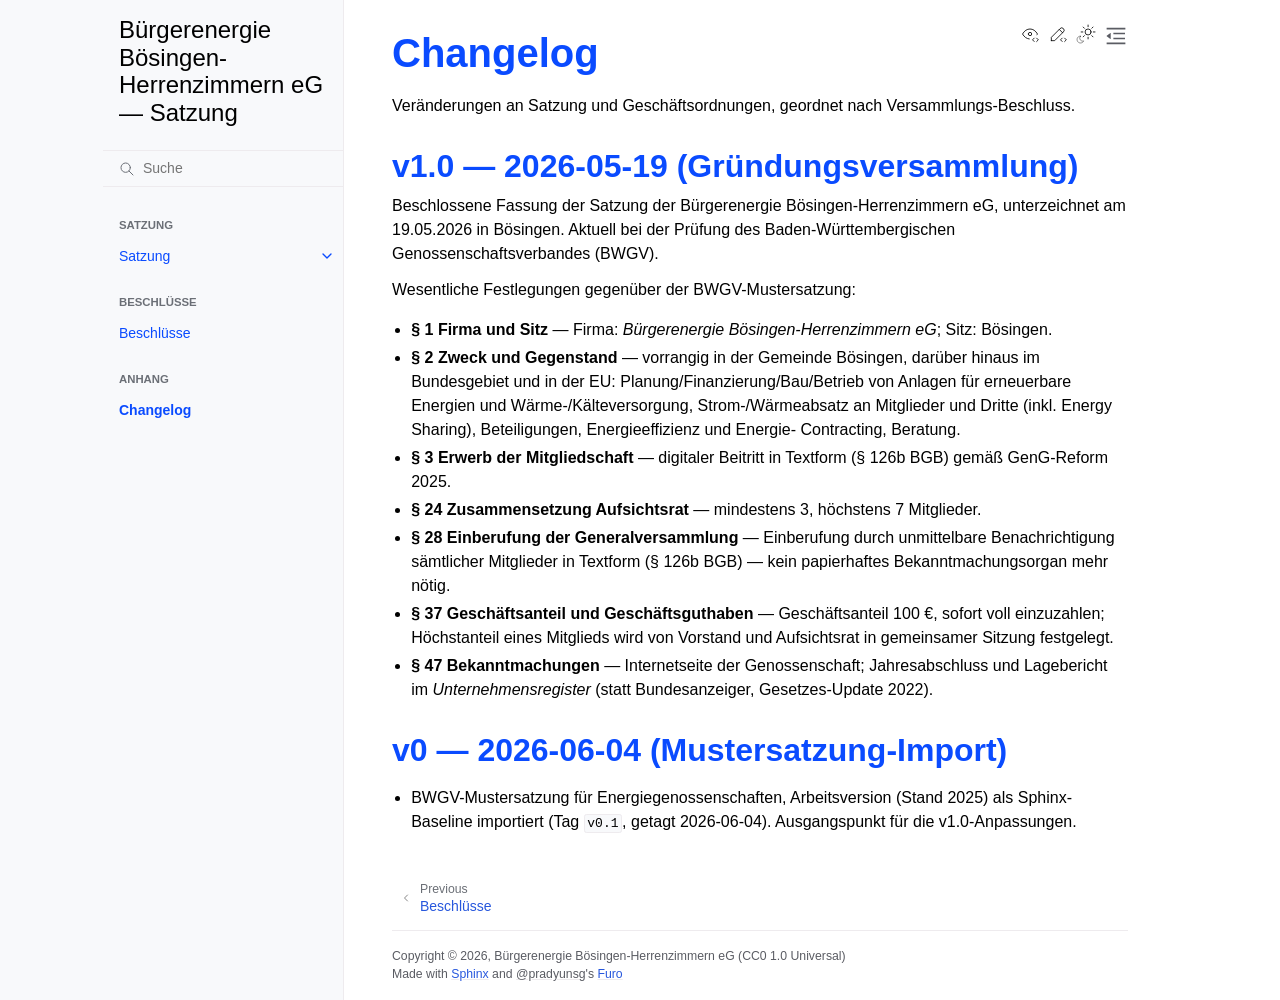
<file: changelog.html>
<!doctype html>
<html class="no-js" lang="de" data-content_root="./">
  <head><meta charset="utf-8">
    <meta name="viewport" content="width=device-width,initial-scale=1">
    <meta name="color-scheme" content="light dark"><meta name="viewport" content="width=device-width, initial-scale=1" />
<link rel="index" title="Stichwortverzeichnis" href="genindex.html"><link rel="search" title="Suche" href="search.html"><link rel="prev" title="Beschlüsse" href="beschluesse/index.html">

    <!-- Generated with Sphinx 9.1.0 and Furo 2025.12.19 -->
        <title>Changelog - Bürgerenergie Bösingen-Herrenzimmern eG — Satzung</title>
      <link rel="stylesheet" type="text/css" href="_static/pygments.css?v=d111a655" />
    <link rel="stylesheet" type="text/css" href="_static/styles/furo.css?v=7bdb33bb" />
    <link rel="stylesheet" type="text/css" href="_static/styles/furo-extensions.css?v=8dab3a3b" />
    <link rel="stylesheet" type="text/css" href="_static/css/beg.css?v=684456c3" />
    
    


<style>
  body {
    --color-code-background: #f2f2f2;
  --color-code-foreground: #1e1e1e;
  
  }
  @media not print {
    body[data-theme="dark"] {
      --color-code-background: #202020;
  --color-code-foreground: #d0d0d0;
  
    }
    @media (prefers-color-scheme: dark) {
      body:not([data-theme="light"]) {
        --color-code-background: #202020;
  --color-code-foreground: #d0d0d0;
  
      }
    }
  }
</style></head>
  <body>
    
    <script>
      document.body.dataset.theme = localStorage.getItem("theme") || "auto";
    </script>
    

<svg xmlns="http://www.w3.org/2000/svg" style="display: none;">
  <symbol id="svg-toc" viewBox="0 0 24 24">
    <title>Contents</title>
    <svg stroke="currentColor" fill="currentColor" stroke-width="0" viewBox="0 0 1024 1024">
      <path d="M408 442h480c4.4 0 8-3.6 8-8v-56c0-4.4-3.6-8-8-8H408c-4.4 0-8 3.6-8 8v56c0 4.4 3.6 8 8 8zm-8 204c0 4.4 3.6 8 8 8h480c4.4 0 8-3.6 8-8v-56c0-4.4-3.6-8-8-8H408c-4.4 0-8 3.6-8 8v56zm504-486H120c-4.4 0-8 3.6-8 8v56c0 4.4 3.6 8 8 8h784c4.4 0 8-3.6 8-8v-56c0-4.4-3.6-8-8-8zm0 632H120c-4.4 0-8 3.6-8 8v56c0 4.4 3.6 8 8 8h784c4.4 0 8-3.6 8-8v-56c0-4.4-3.6-8-8-8zM115.4 518.9L271.7 642c5.8 4.6 14.4.5 14.4-6.9V388.9c0-7.4-8.5-11.5-14.4-6.9L115.4 505.1a8.74 8.74 0 0 0 0 13.8z"/>
    </svg>
  </symbol>
  <symbol id="svg-menu" viewBox="0 0 24 24">
    <title>Menu</title>
    <svg xmlns="http://www.w3.org/2000/svg" viewBox="0 0 24 24" fill="none" stroke="currentColor"
      stroke-width="2" stroke-linecap="round" stroke-linejoin="round" class="feather-menu">
      <line x1="3" y1="12" x2="21" y2="12"></line>
      <line x1="3" y1="6" x2="21" y2="6"></line>
      <line x1="3" y1="18" x2="21" y2="18"></line>
    </svg>
  </symbol>
  <symbol id="svg-arrow-right" viewBox="0 0 24 24">
    <title>Expand</title>
    <svg xmlns="http://www.w3.org/2000/svg" viewBox="0 0 24 24" fill="none" stroke="currentColor"
      stroke-width="2" stroke-linecap="round" stroke-linejoin="round" class="feather-chevron-right">
      <polyline points="9 18 15 12 9 6"></polyline>
    </svg>
  </symbol>
  <symbol id="svg-sun" viewBox="0 0 24 24">
    <title>Light mode</title>
    <svg xmlns="http://www.w3.org/2000/svg" viewBox="0 0 24 24" fill="none" stroke="currentColor"
      stroke-width="1" stroke-linecap="round" stroke-linejoin="round" class="feather-sun">
      <circle cx="12" cy="12" r="5"></circle>
      <line x1="12" y1="1" x2="12" y2="3"></line>
      <line x1="12" y1="21" x2="12" y2="23"></line>
      <line x1="4.22" y1="4.22" x2="5.64" y2="5.64"></line>
      <line x1="18.36" y1="18.36" x2="19.78" y2="19.78"></line>
      <line x1="1" y1="12" x2="3" y2="12"></line>
      <line x1="21" y1="12" x2="23" y2="12"></line>
      <line x1="4.22" y1="19.78" x2="5.64" y2="18.36"></line>
      <line x1="18.36" y1="5.64" x2="19.78" y2="4.22"></line>
    </svg>
  </symbol>
  <symbol id="svg-moon" viewBox="0 0 24 24">
    <title>Dark mode</title>
    <svg xmlns="http://www.w3.org/2000/svg" viewBox="0 0 24 24" fill="none" stroke="currentColor"
      stroke-width="1" stroke-linecap="round" stroke-linejoin="round" class="icon-tabler-moon">
      <path stroke="none" d="M0 0h24v24H0z" fill="none" />
      <path d="M12 3c.132 0 .263 0 .393 0a7.5 7.5 0 0 0 7.92 12.446a9 9 0 1 1 -8.313 -12.454z" />
    </svg>
  </symbol>
  <symbol id="svg-sun-with-moon" viewBox="0 0 24 24">
    <title>Auto light/dark, in light mode</title>
    <svg xmlns="http://www.w3.org/2000/svg" viewBox="0 0 24 24" fill="none" stroke="currentColor"
      stroke-width="1" stroke-linecap="round" stroke-linejoin="round"
      class="icon-custom-derived-from-feather-sun-and-tabler-moon">
      <path style="opacity: 50%" d="M 5.411 14.504 C 5.471 14.504 5.532 14.504 5.591 14.504 C 3.639 16.319 4.383 19.569 6.931 20.352 C 7.693 20.586 8.512 20.551 9.25 20.252 C 8.023 23.207 4.056 23.725 2.11 21.184 C 0.166 18.642 1.702 14.949 4.874 14.536 C 5.051 14.512 5.231 14.5 5.411 14.5 L 5.411 14.504 Z"/>
      <line x1="14.5" y1="3.25" x2="14.5" y2="1.25"/>
      <line x1="14.5" y1="15.85" x2="14.5" y2="17.85"/>
      <line x1="10.044" y1="5.094" x2="8.63" y2="3.68"/>
      <line x1="19" y1="14.05" x2="20.414" y2="15.464"/>
      <line x1="8.2" y1="9.55" x2="6.2" y2="9.55"/>
      <line x1="20.8" y1="9.55" x2="22.8" y2="9.55"/>
      <line x1="10.044" y1="14.006" x2="8.63" y2="15.42"/>
      <line x1="19" y1="5.05" x2="20.414" y2="3.636"/>
      <circle cx="14.5" cy="9.55" r="3.6"/>
    </svg>
  </symbol>
  <symbol id="svg-moon-with-sun" viewBox="0 0 24 24">
    <title>Auto light/dark, in dark mode</title>
    <svg xmlns="http://www.w3.org/2000/svg" viewBox="0 0 24 24" fill="none" stroke="currentColor"
      stroke-width="1" stroke-linecap="round" stroke-linejoin="round"
      class="icon-custom-derived-from-feather-sun-and-tabler-moon">
      <path d="M 8.282 7.007 C 8.385 7.007 8.494 7.007 8.595 7.007 C 5.18 10.184 6.481 15.869 10.942 17.24 C 12.275 17.648 13.706 17.589 15 17.066 C 12.851 22.236 5.91 23.143 2.505 18.696 C -0.897 14.249 1.791 7.786 7.342 7.063 C 7.652 7.021 7.965 7 8.282 7 L 8.282 7.007 Z"/>
      <line style="opacity: 50%" x1="18" y1="3.705" x2="18" y2="2.5"/>
      <line style="opacity: 50%" x1="18" y1="11.295" x2="18" y2="12.5"/>
      <line style="opacity: 50%" x1="15.316" y1="4.816" x2="14.464" y2="3.964"/>
      <line style="opacity: 50%" x1="20.711" y1="10.212" x2="21.563" y2="11.063"/>
      <line style="opacity: 50%" x1="14.205" y1="7.5" x2="13.001" y2="7.5"/>
      <line style="opacity: 50%" x1="21.795" y1="7.5" x2="23" y2="7.5"/>
      <line style="opacity: 50%" x1="15.316" y1="10.184" x2="14.464" y2="11.036"/>
      <line style="opacity: 50%" x1="20.711" y1="4.789" x2="21.563" y2="3.937"/>
      <circle style="opacity: 50%" cx="18" cy="7.5" r="2.169"/>
    </svg>
  </symbol>
  <symbol id="svg-pencil" viewBox="0 0 24 24">
    <svg xmlns="http://www.w3.org/2000/svg" viewBox="0 0 24 24" fill="none" stroke="currentColor"
      stroke-width="1" stroke-linecap="round" stroke-linejoin="round" class="icon-tabler-pencil-code">
      <path d="M4 20h4l10.5 -10.5a2.828 2.828 0 1 0 -4 -4l-10.5 10.5v4" />
      <path d="M13.5 6.5l4 4" />
      <path d="M20 21l2 -2l-2 -2" />
      <path d="M17 17l-2 2l2 2" />
    </svg>
  </symbol>
  <symbol id="svg-eye" viewBox="0 0 24 24">
    <svg xmlns="http://www.w3.org/2000/svg" viewBox="0 0 24 24" fill="none" stroke="currentColor"
      stroke-width="1" stroke-linecap="round" stroke-linejoin="round" class="icon-tabler-eye-code">
      <path stroke="none" d="M0 0h24v24H0z" fill="none" />
      <path d="M10 12a2 2 0 1 0 4 0a2 2 0 0 0 -4 0" />
      <path
        d="M11.11 17.958c-3.209 -.307 -5.91 -2.293 -8.11 -5.958c2.4 -4 5.4 -6 9 -6c3.6 0 6.6 2 9 6c-.21 .352 -.427 .688 -.647 1.008" />
      <path d="M20 21l2 -2l-2 -2" />
      <path d="M17 17l-2 2l2 2" />
    </svg>
  </symbol>
</svg>

<input type="checkbox" class="sidebar-toggle" name="__navigation" id="__navigation" aria-label="Toggle site navigation sidebar">
<input type="checkbox" class="sidebar-toggle" name="__toc" id="__toc" aria-label="Toggle table of contents sidebar">
<label class="overlay sidebar-overlay" for="__navigation"></label>
<label class="overlay toc-overlay" for="__toc"></label>

<a class="skip-to-content muted-link" href="#furo-main-content">Skip to content</a>



<div class="page">
  <header class="mobile-header">
    <div class="header-left">
      <label class="nav-overlay-icon" for="__navigation">
        <span class="icon"><svg><use href="#svg-menu"></use></svg></span>
      </label>
    </div>
    <div class="header-center">
      <a href="index.html"><div class="brand">Bürgerenergie Bösingen-Herrenzimmern eG — Satzung</div></a>
    </div>
    <div class="header-right">
      <div class="theme-toggle-container theme-toggle-header">
        <button class="theme-toggle" aria-label="Toggle Light / Dark / Auto color theme">
          <svg class="theme-icon-when-auto-light"><use href="#svg-sun-with-moon"></use></svg>
          <svg class="theme-icon-when-auto-dark"><use href="#svg-moon-with-sun"></use></svg>
          <svg class="theme-icon-when-dark"><use href="#svg-moon"></use></svg>
          <svg class="theme-icon-when-light"><use href="#svg-sun"></use></svg>
        </button>
      </div>
      <label class="toc-overlay-icon toc-header-icon" for="__toc">
        <span class="icon"><svg><use href="#svg-toc"></use></svg></span>
      </label>
    </div>
  </header>
  <aside class="sidebar-drawer">
    <div class="sidebar-container">
      
      <div class="sidebar-sticky"><a class="sidebar-brand" href="index.html">
  
  <span class="sidebar-brand-text">Bürgerenergie Bösingen-Herrenzimmern eG — Satzung</span>
  
</a><form class="sidebar-search-container" method="get" action="search.html" role="search">
  <input class="sidebar-search" placeholder="Suche" name="q" aria-label="Suche">
  <input type="hidden" name="check_keywords" value="yes">
  <input type="hidden" name="area" value="default">
</form>
<div id="searchbox"></div><div class="sidebar-scroll"><div class="sidebar-tree">
  <p class="caption" role="heading"><span class="caption-text">Satzung</span></p>
<ul>
<li class="toctree-l1 has-children"><a class="reference internal" href="satzung/index.html">Satzung</a><input aria-label="Toggle navigation of Satzung" class="toctree-checkbox" id="toctree-checkbox-1" name="toctree-checkbox-1" role="switch" type="checkbox"/><label for="toctree-checkbox-1"><span class="icon"><svg><use href="#svg-arrow-right"></use></svg></span></label><ul>
<li class="toctree-l2"><a class="reference internal" href="satzung/01-firma-zweck.html">I. Firma, Sitz, Zweck und Gegenstand des Unternehmens</a></li>
<li class="toctree-l2"><a class="reference internal" href="satzung/02-mitgliedschaft.html">II. Mitgliedschaft</a></li>
<li class="toctree-l2"><a class="reference internal" href="satzung/03-organe.html">III. Organe der Genossenschaft</a></li>
<li class="toctree-l2"><a class="reference internal" href="satzung/04-eigenkapital.html">IV. Eigenkapital und Haftsumme</a></li>
<li class="toctree-l2"><a class="reference internal" href="satzung/05-rechnungswesen.html">V. Rechnungswesen</a></li>
<li class="toctree-l2"><a class="reference internal" href="satzung/06-liquidation.html">VI. Liquidation</a></li>
<li class="toctree-l2"><a class="reference internal" href="satzung/07-bekanntmachungen.html">VII. Bekanntmachungen</a></li>
<li class="toctree-l2"><a class="reference internal" href="satzung/08-gerichtsstand.html">VIII. Gerichtsstand</a></li>
</ul>
</li>
</ul>
<p class="caption" role="heading"><span class="caption-text">Beschlüsse</span></p>
<ul>
<li class="toctree-l1"><a class="reference internal" href="beschluesse/index.html">Beschlüsse</a></li>
</ul>
<p class="caption" role="heading"><span class="caption-text">Anhang</span></p>
<ul class="current">
<li class="toctree-l1 current current-page"><a class="current reference internal" href="#">Changelog</a></li>
</ul>

</div>
</div>

      </div>
      
    </div>
  </aside>
  <div class="main">
    <div class="content">
      <div class="article-container">
        <a href="#" class="back-to-top muted-link">
          <svg xmlns="http://www.w3.org/2000/svg" viewBox="0 0 24 24">
            <path d="M13 20h-2V8l-5.5 5.5-1.42-1.42L12 4.16l7.92 7.92-1.42 1.42L13 8v12z"></path>
          </svg>
          <span>Back to top</span>
        </a>
        <div class="content-icon-container">
          <div class="view-this-page">
  <a class="muted-link" href="https://github.com/beg-bhz/BEG-BHZ-Satzung/blob/main/changelog.rst?plain=true" title="View this page">
    <svg><use href="#svg-eye"></use></svg>
    <span class="visually-hidden">View this page</span>
  </a>
</div><div class="edit-this-page">
  <a class="muted-link" href="https://github.com/beg-bhz/BEG-BHZ-Satzung/edit/main/changelog.rst" rel="edit" title="Edit this page">
    <svg><use href="#svg-pencil"></use></svg>
    <span class="visually-hidden">Edit this page</span>
  </a>
</div><div class="theme-toggle-container theme-toggle-content">
            <button class="theme-toggle" aria-label="Toggle Light / Dark / Auto color theme">
              <svg class="theme-icon-when-auto-light"><use href="#svg-sun-with-moon"></use></svg>
              <svg class="theme-icon-when-auto-dark"><use href="#svg-moon-with-sun"></use></svg>
              <svg class="theme-icon-when-dark"><use href="#svg-moon"></use></svg>
              <svg class="theme-icon-when-light"><use href="#svg-sun"></use></svg>
            </button>
          </div>
          <label class="toc-overlay-icon toc-content-icon" for="__toc">
            <span class="icon"><svg><use href="#svg-toc"></use></svg></span>
          </label>
        </div>
        <article role="main" id="furo-main-content">
          <section id="changelog">
<h1>Changelog<a class="headerlink" href="#changelog" title="Link to this heading">¶</a></h1>
<p>Veränderungen an Satzung und Geschäftsordnungen, geordnet nach
Versammlungs-Beschluss.</p>
<section id="v1-0-2026-05-19-grundungsversammlung">
<h2>v1.0 — 2026-05-19 (Gründungsversammlung)<a class="headerlink" href="#v1-0-2026-05-19-grundungsversammlung" title="Link to this heading">¶</a></h2>
<p>Beschlossene Fassung der Satzung der Bürgerenergie Bösingen-Herrenzimmern eG,
unterzeichnet am 19.05.2026 in Bösingen. Aktuell bei der Prüfung des
Baden-Württembergischen Genossenschaftsverbandes (BWGV).</p>
<p>Wesentliche Festlegungen gegenüber der BWGV-Mustersatzung:</p>
<ul class="simple">
<li><p><strong>§ 1 Firma und Sitz</strong> — Firma: <em>Bürgerenergie Bösingen-Herrenzimmern eG</em>; Sitz: Bösingen.</p></li>
<li><p><strong>§ 2 Zweck und Gegenstand</strong> — vorrangig in der Gemeinde Bösingen, darüber hinaus
im Bundesgebiet und in der EU: Planung/Finanzierung/Bau/Betrieb von Anlagen für
erneuerbare Energien und Wärme-/Kälteversorgung, Strom-/Wärmeabsatz an Mitglieder
und Dritte (inkl. Energy Sharing), Beteiligungen, Energieeffizienz und Energie-
Contracting, Beratung.</p></li>
<li><p><strong>§ 3 Erwerb der Mitgliedschaft</strong> — digitaler Beitritt in Textform (§ 126b BGB)
gemäß GenG-Reform 2025.</p></li>
<li><p><strong>§ 24 Zusammensetzung Aufsichtsrat</strong> — mindestens 3, höchstens 7 Mitglieder.</p></li>
<li><p><strong>§ 28 Einberufung der Generalversammlung</strong> — Einberufung durch unmittelbare
Benachrichtigung sämtlicher Mitglieder in Textform (§ 126b BGB) — kein
papierhaftes Bekanntmachungsorgan mehr nötig.</p></li>
<li><p><strong>§ 37 Geschäftsanteil und Geschäftsguthaben</strong> — Geschäftsanteil 100 €, sofort
voll einzuzahlen; Höchstanteil eines Mitglieds wird von Vorstand und
Aufsichtsrat in gemeinsamer Sitzung festgelegt.</p></li>
<li><p><strong>§ 47 Bekanntmachungen</strong> — Internetseite der Genossenschaft;
Jahresabschluss und Lagebericht im <em>Unternehmensregister</em> (statt Bundesanzeiger,
Gesetzes-Update 2022).</p></li>
</ul>
</section>
<section id="v0-2026-06-04-mustersatzung-import">
<h2>v0 — 2026-06-04 (Mustersatzung-Import)<a class="headerlink" href="#v0-2026-06-04-mustersatzung-import" title="Link to this heading">¶</a></h2>
<ul class="simple">
<li><p>BWGV-Mustersatzung für Energiegenossenschaften, Arbeitsversion (Stand 2025)
als Sphinx-Baseline importiert (Tag <code class="docutils literal notranslate"><span class="pre">v0.1</span></code>, getagt 2026-06-04). Ausgangspunkt
für die v1.0-Anpassungen.</p></li>
</ul>
</section>
</section>

        </article>
      </div>
      <footer>
        
        <div class="related-pages">
          
          <a class="prev-page" href="beschluesse/index.html">
              <svg class="furo-related-icon"><use href="#svg-arrow-right"></use></svg>
              <div class="page-info">
                <div class="context">
                  <span>Previous</span>
                </div>
                
                <div class="title">Beschlüsse</div>
                
              </div>
            </a>
        </div>
        <div class="bottom-of-page">
          <div class="left-details">
            <div class="copyright">
                Copyright &#169; 2026, Bürgerenergie Bösingen-Herrenzimmern eG (CC0 1.0 Universal)
            </div>
            Made with <a href="https://www.sphinx-doc.org/">Sphinx</a> and <a class="muted-link" href="https://pradyunsg.me">@pradyunsg</a>'s
            
            <a href="https://github.com/pradyunsg/furo">Furo</a>
            
          </div>
          <div class="right-details">
            
          </div>
        </div>
        
      </footer>
    </div>
    <aside class="toc-drawer">
      
      
      <div class="toc-sticky toc-scroll">
        <div class="toc-title-container">
          <span class="toc-title">
            On this page
          </span>
        </div>
        <div class="toc-tree-container">
          <div class="toc-tree">
            <ul>
<li><a class="reference internal" href="#">Changelog</a><ul>
<li><a class="reference internal" href="#v1-0-2026-05-19-grundungsversammlung">v1.0 — 2026-05-19 (Gründungsversammlung)</a></li>
<li><a class="reference internal" href="#v0-2026-06-04-mustersatzung-import">v0 — 2026-06-04 (Mustersatzung-Import)</a></li>
</ul>
</li>
</ul>

          </div>
        </div>
      </div>
      
      
    </aside>
  </div>
</div><script src="_static/documentation_options.js?v=06e1d1fd"></script>
    <script src="_static/doctools.js?v=fd6eb6e6"></script>
    <script src="_static/sphinx_highlight.js?v=6ffebe34"></script>
    <script src="_static/scripts/furo.js?v=46bd48cc"></script>
    <script src="_static/translations.js?v=9bf55d28"></script>
    </body>
</html>
</file>
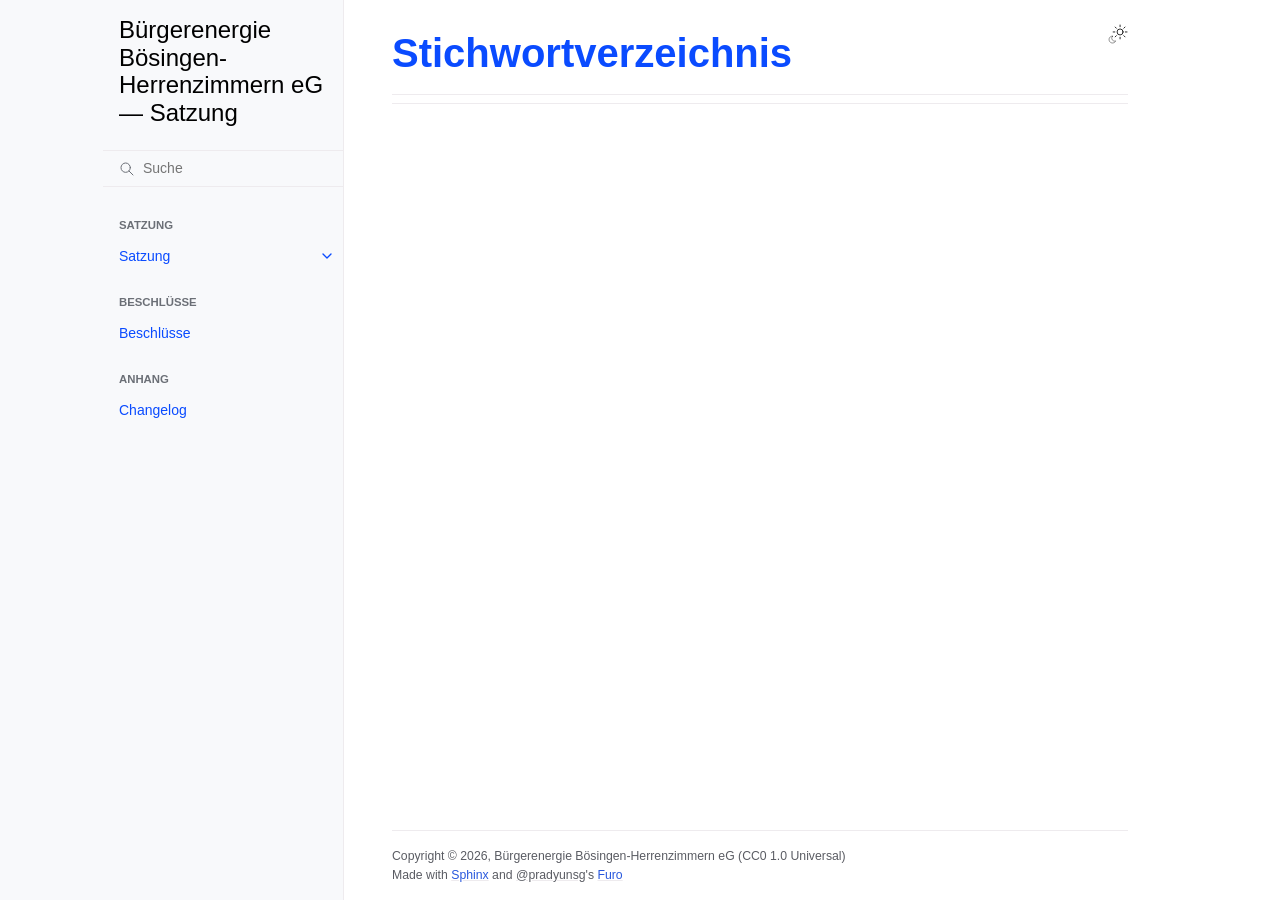
<file: genindex.html>
<!doctype html>
<html class="no-js" lang="de" data-content_root="./">
  <head><meta charset="utf-8">
    <meta name="viewport" content="width=device-width,initial-scale=1">
    <meta name="color-scheme" content="light dark"><link rel="index" title="Stichwortverzeichnis" href="#"><link rel="search" title="Suche" href="search.html">

    <!-- Generated with Sphinx 9.1.0 and Furo 2025.12.19 --><title>Stichwortverzeichnis - Bürgerenergie Bösingen-Herrenzimmern eG — Satzung</title>
<link rel="stylesheet" type="text/css" href="_static/pygments.css?v=d111a655" />
    <link rel="stylesheet" type="text/css" href="_static/styles/furo.css?v=7bdb33bb" />
    <link rel="stylesheet" type="text/css" href="_static/styles/furo-extensions.css?v=8dab3a3b" />
    <link rel="stylesheet" type="text/css" href="_static/css/beg.css?v=684456c3" />
    
    


<style>
  body {
    --color-code-background: #f2f2f2;
  --color-code-foreground: #1e1e1e;
  
  }
  @media not print {
    body[data-theme="dark"] {
      --color-code-background: #202020;
  --color-code-foreground: #d0d0d0;
  
    }
    @media (prefers-color-scheme: dark) {
      body:not([data-theme="light"]) {
        --color-code-background: #202020;
  --color-code-foreground: #d0d0d0;
  
      }
    }
  }
</style></head>
  <body>
    
    <script>
      document.body.dataset.theme = localStorage.getItem("theme") || "auto";
    </script>
    

<svg xmlns="http://www.w3.org/2000/svg" style="display: none;">
  <symbol id="svg-toc" viewBox="0 0 24 24">
    <title>Contents</title>
    <svg stroke="currentColor" fill="currentColor" stroke-width="0" viewBox="0 0 1024 1024">
      <path d="M408 442h480c4.4 0 8-3.6 8-8v-56c0-4.4-3.6-8-8-8H408c-4.4 0-8 3.6-8 8v56c0 4.4 3.6 8 8 8zm-8 204c0 4.4 3.6 8 8 8h480c4.4 0 8-3.6 8-8v-56c0-4.4-3.6-8-8-8H408c-4.4 0-8 3.6-8 8v56zm504-486H120c-4.4 0-8 3.6-8 8v56c0 4.4 3.6 8 8 8h784c4.4 0 8-3.6 8-8v-56c0-4.4-3.6-8-8-8zm0 632H120c-4.4 0-8 3.6-8 8v56c0 4.4 3.6 8 8 8h784c4.4 0 8-3.6 8-8v-56c0-4.4-3.6-8-8-8zM115.4 518.9L271.7 642c5.8 4.6 14.4.5 14.4-6.9V388.9c0-7.4-8.5-11.5-14.4-6.9L115.4 505.1a8.74 8.74 0 0 0 0 13.8z"/>
    </svg>
  </symbol>
  <symbol id="svg-menu" viewBox="0 0 24 24">
    <title>Menu</title>
    <svg xmlns="http://www.w3.org/2000/svg" viewBox="0 0 24 24" fill="none" stroke="currentColor"
      stroke-width="2" stroke-linecap="round" stroke-linejoin="round" class="feather-menu">
      <line x1="3" y1="12" x2="21" y2="12"></line>
      <line x1="3" y1="6" x2="21" y2="6"></line>
      <line x1="3" y1="18" x2="21" y2="18"></line>
    </svg>
  </symbol>
  <symbol id="svg-arrow-right" viewBox="0 0 24 24">
    <title>Expand</title>
    <svg xmlns="http://www.w3.org/2000/svg" viewBox="0 0 24 24" fill="none" stroke="currentColor"
      stroke-width="2" stroke-linecap="round" stroke-linejoin="round" class="feather-chevron-right">
      <polyline points="9 18 15 12 9 6"></polyline>
    </svg>
  </symbol>
  <symbol id="svg-sun" viewBox="0 0 24 24">
    <title>Light mode</title>
    <svg xmlns="http://www.w3.org/2000/svg" viewBox="0 0 24 24" fill="none" stroke="currentColor"
      stroke-width="1" stroke-linecap="round" stroke-linejoin="round" class="feather-sun">
      <circle cx="12" cy="12" r="5"></circle>
      <line x1="12" y1="1" x2="12" y2="3"></line>
      <line x1="12" y1="21" x2="12" y2="23"></line>
      <line x1="4.22" y1="4.22" x2="5.64" y2="5.64"></line>
      <line x1="18.36" y1="18.36" x2="19.78" y2="19.78"></line>
      <line x1="1" y1="12" x2="3" y2="12"></line>
      <line x1="21" y1="12" x2="23" y2="12"></line>
      <line x1="4.22" y1="19.78" x2="5.64" y2="18.36"></line>
      <line x1="18.36" y1="5.64" x2="19.78" y2="4.22"></line>
    </svg>
  </symbol>
  <symbol id="svg-moon" viewBox="0 0 24 24">
    <title>Dark mode</title>
    <svg xmlns="http://www.w3.org/2000/svg" viewBox="0 0 24 24" fill="none" stroke="currentColor"
      stroke-width="1" stroke-linecap="round" stroke-linejoin="round" class="icon-tabler-moon">
      <path stroke="none" d="M0 0h24v24H0z" fill="none" />
      <path d="M12 3c.132 0 .263 0 .393 0a7.5 7.5 0 0 0 7.92 12.446a9 9 0 1 1 -8.313 -12.454z" />
    </svg>
  </symbol>
  <symbol id="svg-sun-with-moon" viewBox="0 0 24 24">
    <title>Auto light/dark, in light mode</title>
    <svg xmlns="http://www.w3.org/2000/svg" viewBox="0 0 24 24" fill="none" stroke="currentColor"
      stroke-width="1" stroke-linecap="round" stroke-linejoin="round"
      class="icon-custom-derived-from-feather-sun-and-tabler-moon">
      <path style="opacity: 50%" d="M 5.411 14.504 C 5.471 14.504 5.532 14.504 5.591 14.504 C 3.639 16.319 4.383 19.569 6.931 20.352 C 7.693 20.586 8.512 20.551 9.25 20.252 C 8.023 23.207 4.056 23.725 2.11 21.184 C 0.166 18.642 1.702 14.949 4.874 14.536 C 5.051 14.512 5.231 14.5 5.411 14.5 L 5.411 14.504 Z"/>
      <line x1="14.5" y1="3.25" x2="14.5" y2="1.25"/>
      <line x1="14.5" y1="15.85" x2="14.5" y2="17.85"/>
      <line x1="10.044" y1="5.094" x2="8.63" y2="3.68"/>
      <line x1="19" y1="14.05" x2="20.414" y2="15.464"/>
      <line x1="8.2" y1="9.55" x2="6.2" y2="9.55"/>
      <line x1="20.8" y1="9.55" x2="22.8" y2="9.55"/>
      <line x1="10.044" y1="14.006" x2="8.63" y2="15.42"/>
      <line x1="19" y1="5.05" x2="20.414" y2="3.636"/>
      <circle cx="14.5" cy="9.55" r="3.6"/>
    </svg>
  </symbol>
  <symbol id="svg-moon-with-sun" viewBox="0 0 24 24">
    <title>Auto light/dark, in dark mode</title>
    <svg xmlns="http://www.w3.org/2000/svg" viewBox="0 0 24 24" fill="none" stroke="currentColor"
      stroke-width="1" stroke-linecap="round" stroke-linejoin="round"
      class="icon-custom-derived-from-feather-sun-and-tabler-moon">
      <path d="M 8.282 7.007 C 8.385 7.007 8.494 7.007 8.595 7.007 C 5.18 10.184 6.481 15.869 10.942 17.24 C 12.275 17.648 13.706 17.589 15 17.066 C 12.851 22.236 5.91 23.143 2.505 18.696 C -0.897 14.249 1.791 7.786 7.342 7.063 C 7.652 7.021 7.965 7 8.282 7 L 8.282 7.007 Z"/>
      <line style="opacity: 50%" x1="18" y1="3.705" x2="18" y2="2.5"/>
      <line style="opacity: 50%" x1="18" y1="11.295" x2="18" y2="12.5"/>
      <line style="opacity: 50%" x1="15.316" y1="4.816" x2="14.464" y2="3.964"/>
      <line style="opacity: 50%" x1="20.711" y1="10.212" x2="21.563" y2="11.063"/>
      <line style="opacity: 50%" x1="14.205" y1="7.5" x2="13.001" y2="7.5"/>
      <line style="opacity: 50%" x1="21.795" y1="7.5" x2="23" y2="7.5"/>
      <line style="opacity: 50%" x1="15.316" y1="10.184" x2="14.464" y2="11.036"/>
      <line style="opacity: 50%" x1="20.711" y1="4.789" x2="21.563" y2="3.937"/>
      <circle style="opacity: 50%" cx="18" cy="7.5" r="2.169"/>
    </svg>
  </symbol>
  <symbol id="svg-pencil" viewBox="0 0 24 24">
    <svg xmlns="http://www.w3.org/2000/svg" viewBox="0 0 24 24" fill="none" stroke="currentColor"
      stroke-width="1" stroke-linecap="round" stroke-linejoin="round" class="icon-tabler-pencil-code">
      <path d="M4 20h4l10.5 -10.5a2.828 2.828 0 1 0 -4 -4l-10.5 10.5v4" />
      <path d="M13.5 6.5l4 4" />
      <path d="M20 21l2 -2l-2 -2" />
      <path d="M17 17l-2 2l2 2" />
    </svg>
  </symbol>
  <symbol id="svg-eye" viewBox="0 0 24 24">
    <svg xmlns="http://www.w3.org/2000/svg" viewBox="0 0 24 24" fill="none" stroke="currentColor"
      stroke-width="1" stroke-linecap="round" stroke-linejoin="round" class="icon-tabler-eye-code">
      <path stroke="none" d="M0 0h24v24H0z" fill="none" />
      <path d="M10 12a2 2 0 1 0 4 0a2 2 0 0 0 -4 0" />
      <path
        d="M11.11 17.958c-3.209 -.307 -5.91 -2.293 -8.11 -5.958c2.4 -4 5.4 -6 9 -6c3.6 0 6.6 2 9 6c-.21 .352 -.427 .688 -.647 1.008" />
      <path d="M20 21l2 -2l-2 -2" />
      <path d="M17 17l-2 2l2 2" />
    </svg>
  </symbol>
</svg>

<input type="checkbox" class="sidebar-toggle" name="__navigation" id="__navigation" aria-label="Toggle site navigation sidebar">
<input type="checkbox" class="sidebar-toggle" name="__toc" id="__toc" aria-label="Toggle table of contents sidebar">
<label class="overlay sidebar-overlay" for="__navigation"></label>
<label class="overlay toc-overlay" for="__toc"></label>

<a class="skip-to-content muted-link" href="#furo-main-content">Skip to content</a>



<div class="page">
  <header class="mobile-header">
    <div class="header-left">
      <label class="nav-overlay-icon" for="__navigation">
        <span class="icon"><svg><use href="#svg-menu"></use></svg></span>
      </label>
    </div>
    <div class="header-center">
      <a href="index.html"><div class="brand">Bürgerenergie Bösingen-Herrenzimmern eG — Satzung</div></a>
    </div>
    <div class="header-right">
      <div class="theme-toggle-container theme-toggle-header">
        <button class="theme-toggle" aria-label="Toggle Light / Dark / Auto color theme">
          <svg class="theme-icon-when-auto-light"><use href="#svg-sun-with-moon"></use></svg>
          <svg class="theme-icon-when-auto-dark"><use href="#svg-moon-with-sun"></use></svg>
          <svg class="theme-icon-when-dark"><use href="#svg-moon"></use></svg>
          <svg class="theme-icon-when-light"><use href="#svg-sun"></use></svg>
        </button>
      </div>
      <label class="toc-overlay-icon toc-header-icon no-toc" for="__toc">
        <span class="icon"><svg><use href="#svg-toc"></use></svg></span>
      </label>
    </div>
  </header>
  <aside class="sidebar-drawer">
    <div class="sidebar-container">
      
      <div class="sidebar-sticky"><a class="sidebar-brand" href="index.html">
  
  <span class="sidebar-brand-text">Bürgerenergie Bösingen-Herrenzimmern eG — Satzung</span>
  
</a><form class="sidebar-search-container" method="get" action="search.html" role="search">
  <input class="sidebar-search" placeholder="Suche" name="q" aria-label="Suche">
  <input type="hidden" name="check_keywords" value="yes">
  <input type="hidden" name="area" value="default">
</form>
<div id="searchbox"></div><div class="sidebar-scroll"><div class="sidebar-tree">
  <p class="caption" role="heading"><span class="caption-text">Satzung</span></p>
<ul>
<li class="toctree-l1 has-children"><a class="reference internal" href="satzung/index.html">Satzung</a><input aria-label="Toggle navigation of Satzung" class="toctree-checkbox" id="toctree-checkbox-1" name="toctree-checkbox-1" role="switch" type="checkbox"/><label for="toctree-checkbox-1"><span class="icon"><svg><use href="#svg-arrow-right"></use></svg></span></label><ul>
<li class="toctree-l2"><a class="reference internal" href="satzung/01-firma-zweck.html">I. Firma, Sitz, Zweck und Gegenstand des Unternehmens</a></li>
<li class="toctree-l2"><a class="reference internal" href="satzung/02-mitgliedschaft.html">II. Mitgliedschaft</a></li>
<li class="toctree-l2"><a class="reference internal" href="satzung/03-organe.html">III. Organe der Genossenschaft</a></li>
<li class="toctree-l2"><a class="reference internal" href="satzung/04-eigenkapital.html">IV. Eigenkapital und Haftsumme</a></li>
<li class="toctree-l2"><a class="reference internal" href="satzung/05-rechnungswesen.html">V. Rechnungswesen</a></li>
<li class="toctree-l2"><a class="reference internal" href="satzung/06-liquidation.html">VI. Liquidation</a></li>
<li class="toctree-l2"><a class="reference internal" href="satzung/07-bekanntmachungen.html">VII. Bekanntmachungen</a></li>
<li class="toctree-l2"><a class="reference internal" href="satzung/08-gerichtsstand.html">VIII. Gerichtsstand</a></li>
</ul>
</li>
</ul>
<p class="caption" role="heading"><span class="caption-text">Beschlüsse</span></p>
<ul>
<li class="toctree-l1"><a class="reference internal" href="beschluesse/index.html">Beschlüsse</a></li>
</ul>
<p class="caption" role="heading"><span class="caption-text">Anhang</span></p>
<ul>
<li class="toctree-l1"><a class="reference internal" href="changelog.html">Changelog</a></li>
</ul>

</div>
</div>

      </div>
      
    </div>
  </aside>
  <div class="main">
    <div class="content">
      <div class="article-container">
        <a href="#" class="back-to-top muted-link">
          <svg xmlns="http://www.w3.org/2000/svg" viewBox="0 0 24 24">
            <path d="M13 20h-2V8l-5.5 5.5-1.42-1.42L12 4.16l7.92 7.92-1.42 1.42L13 8v12z"></path>
          </svg>
          <span>Back to top</span>
        </a>
        <div class="content-icon-container">
          <div class="theme-toggle-container theme-toggle-content">
            <button class="theme-toggle" aria-label="Toggle Light / Dark / Auto color theme">
              <svg class="theme-icon-when-auto-light"><use href="#svg-sun-with-moon"></use></svg>
              <svg class="theme-icon-when-auto-dark"><use href="#svg-moon-with-sun"></use></svg>
              <svg class="theme-icon-when-dark"><use href="#svg-moon"></use></svg>
              <svg class="theme-icon-when-light"><use href="#svg-sun"></use></svg>
            </button>
          </div>
          <label class="toc-overlay-icon toc-content-icon no-toc" for="__toc">
            <span class="icon"><svg><use href="#svg-toc"></use></svg></span>
          </label>
        </div>
        <article role="main" id="furo-main-content">
          
<section class="genindex-section">
  <h1 id="index">Stichwortverzeichnis</h1>
  <div class="genindex-jumpbox"></div>
</section>

        </article>
      </div>
      <footer>
        
        <div class="related-pages">
          
          
        </div>
        <div class="bottom-of-page">
          <div class="left-details">
            <div class="copyright">
                Copyright &#169; 2026, Bürgerenergie Bösingen-Herrenzimmern eG (CC0 1.0 Universal)
            </div>
            Made with <a href="https://www.sphinx-doc.org/">Sphinx</a> and <a class="muted-link" href="https://pradyunsg.me">@pradyunsg</a>'s
            
            <a href="https://github.com/pradyunsg/furo">Furo</a>
            
          </div>
          <div class="right-details">
            
          </div>
        </div>
        
      </footer>
    </div>
    <aside class="toc-drawer no-toc">
      
      
      
    </aside>
  </div>
</div><script src="_static/documentation_options.js?v=06e1d1fd"></script>
    <script src="_static/doctools.js?v=fd6eb6e6"></script>
    <script src="_static/sphinx_highlight.js?v=6ffebe34"></script>
    <script src="_static/scripts/furo.js?v=46bd48cc"></script>
    <script src="_static/translations.js?v=9bf55d28"></script>
    </body>
</html>
</file>
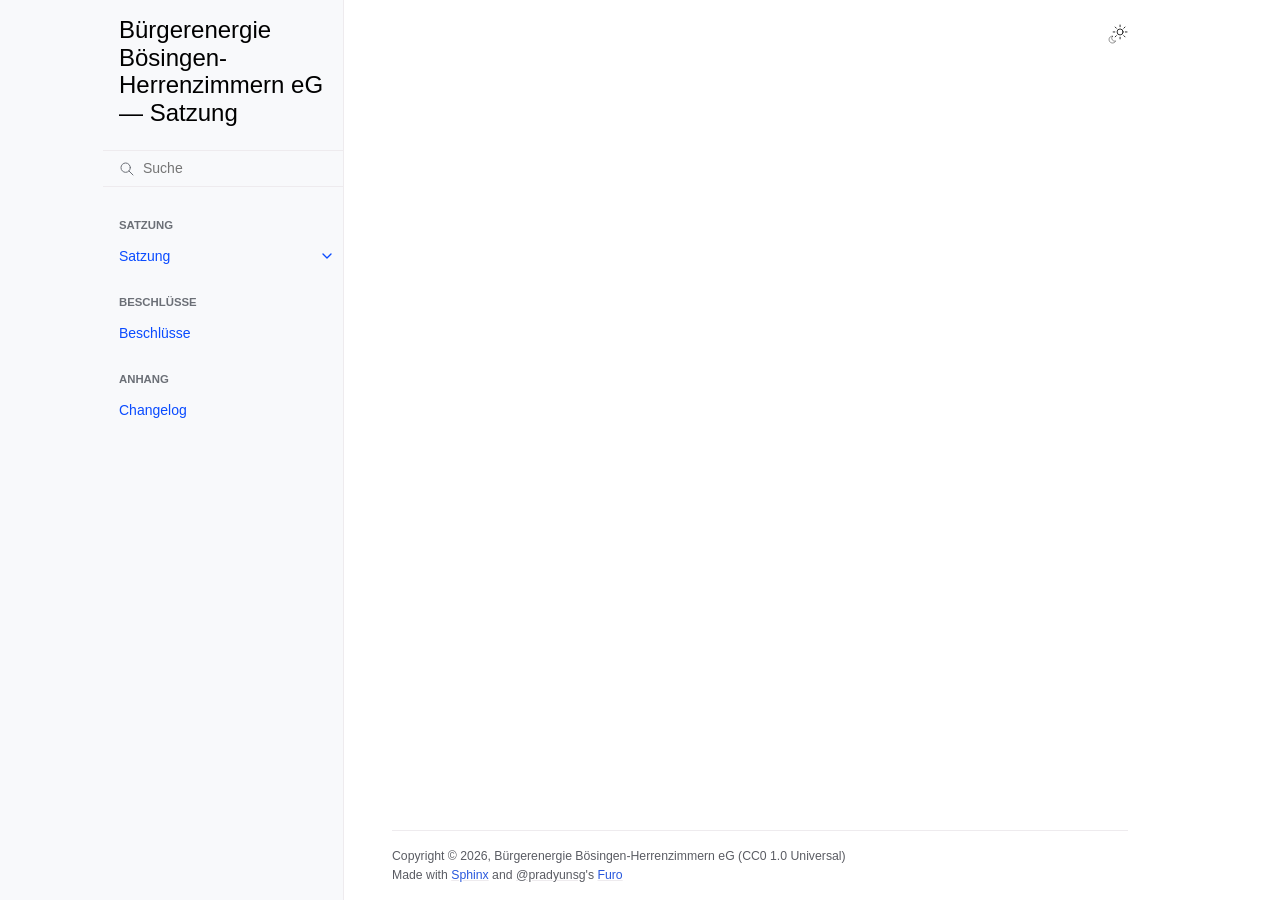
<file: search.html>
<!doctype html>
<html class="no-js" lang="de" data-content_root="./">
  <head>
<meta charset="utf-8">
    <meta name="viewport" content="width=device-width,initial-scale=1">
    <meta name="color-scheme" content="light dark"><link rel="index" title="Stichwortverzeichnis" href="genindex.html"><link rel="search" title="Suche" href="#">

    <!-- Generated with Sphinx 9.1.0 and Furo 2025.12.19 -->
<meta name="robots" content="noindex" />
<title>Suche - Bürgerenergie Bösingen-Herrenzimmern eG — Satzung</title><link rel="stylesheet" type="text/css" href="_static/pygments.css?v=d111a655" />
    <link rel="stylesheet" type="text/css" href="_static/styles/furo.css?v=7bdb33bb" />
    <link rel="stylesheet" type="text/css" href="_static/styles/furo-extensions.css?v=8dab3a3b" />
    <link rel="stylesheet" type="text/css" href="_static/css/beg.css?v=684456c3" />
    
    


<style>
  body {
    --color-code-background: #f2f2f2;
  --color-code-foreground: #1e1e1e;
  
  }
  @media not print {
    body[data-theme="dark"] {
      --color-code-background: #202020;
  --color-code-foreground: #d0d0d0;
  
    }
    @media (prefers-color-scheme: dark) {
      body:not([data-theme="light"]) {
        --color-code-background: #202020;
  --color-code-foreground: #d0d0d0;
  
      }
    }
  }
</style></head>
  <body>
    
    <script>
      document.body.dataset.theme = localStorage.getItem("theme") || "auto";
    </script>
    

<svg xmlns="http://www.w3.org/2000/svg" style="display: none;">
  <symbol id="svg-toc" viewBox="0 0 24 24">
    <title>Contents</title>
    <svg stroke="currentColor" fill="currentColor" stroke-width="0" viewBox="0 0 1024 1024">
      <path d="M408 442h480c4.4 0 8-3.6 8-8v-56c0-4.4-3.6-8-8-8H408c-4.4 0-8 3.6-8 8v56c0 4.4 3.6 8 8 8zm-8 204c0 4.4 3.6 8 8 8h480c4.4 0 8-3.6 8-8v-56c0-4.4-3.6-8-8-8H408c-4.4 0-8 3.6-8 8v56zm504-486H120c-4.4 0-8 3.6-8 8v56c0 4.4 3.6 8 8 8h784c4.4 0 8-3.6 8-8v-56c0-4.4-3.6-8-8-8zm0 632H120c-4.4 0-8 3.6-8 8v56c0 4.4 3.6 8 8 8h784c4.4 0 8-3.6 8-8v-56c0-4.4-3.6-8-8-8zM115.4 518.9L271.7 642c5.8 4.6 14.4.5 14.4-6.9V388.9c0-7.4-8.5-11.5-14.4-6.9L115.4 505.1a8.74 8.74 0 0 0 0 13.8z"/>
    </svg>
  </symbol>
  <symbol id="svg-menu" viewBox="0 0 24 24">
    <title>Menu</title>
    <svg xmlns="http://www.w3.org/2000/svg" viewBox="0 0 24 24" fill="none" stroke="currentColor"
      stroke-width="2" stroke-linecap="round" stroke-linejoin="round" class="feather-menu">
      <line x1="3" y1="12" x2="21" y2="12"></line>
      <line x1="3" y1="6" x2="21" y2="6"></line>
      <line x1="3" y1="18" x2="21" y2="18"></line>
    </svg>
  </symbol>
  <symbol id="svg-arrow-right" viewBox="0 0 24 24">
    <title>Expand</title>
    <svg xmlns="http://www.w3.org/2000/svg" viewBox="0 0 24 24" fill="none" stroke="currentColor"
      stroke-width="2" stroke-linecap="round" stroke-linejoin="round" class="feather-chevron-right">
      <polyline points="9 18 15 12 9 6"></polyline>
    </svg>
  </symbol>
  <symbol id="svg-sun" viewBox="0 0 24 24">
    <title>Light mode</title>
    <svg xmlns="http://www.w3.org/2000/svg" viewBox="0 0 24 24" fill="none" stroke="currentColor"
      stroke-width="1" stroke-linecap="round" stroke-linejoin="round" class="feather-sun">
      <circle cx="12" cy="12" r="5"></circle>
      <line x1="12" y1="1" x2="12" y2="3"></line>
      <line x1="12" y1="21" x2="12" y2="23"></line>
      <line x1="4.22" y1="4.22" x2="5.64" y2="5.64"></line>
      <line x1="18.36" y1="18.36" x2="19.78" y2="19.78"></line>
      <line x1="1" y1="12" x2="3" y2="12"></line>
      <line x1="21" y1="12" x2="23" y2="12"></line>
      <line x1="4.22" y1="19.78" x2="5.64" y2="18.36"></line>
      <line x1="18.36" y1="5.64" x2="19.78" y2="4.22"></line>
    </svg>
  </symbol>
  <symbol id="svg-moon" viewBox="0 0 24 24">
    <title>Dark mode</title>
    <svg xmlns="http://www.w3.org/2000/svg" viewBox="0 0 24 24" fill="none" stroke="currentColor"
      stroke-width="1" stroke-linecap="round" stroke-linejoin="round" class="icon-tabler-moon">
      <path stroke="none" d="M0 0h24v24H0z" fill="none" />
      <path d="M12 3c.132 0 .263 0 .393 0a7.5 7.5 0 0 0 7.92 12.446a9 9 0 1 1 -8.313 -12.454z" />
    </svg>
  </symbol>
  <symbol id="svg-sun-with-moon" viewBox="0 0 24 24">
    <title>Auto light/dark, in light mode</title>
    <svg xmlns="http://www.w3.org/2000/svg" viewBox="0 0 24 24" fill="none" stroke="currentColor"
      stroke-width="1" stroke-linecap="round" stroke-linejoin="round"
      class="icon-custom-derived-from-feather-sun-and-tabler-moon">
      <path style="opacity: 50%" d="M 5.411 14.504 C 5.471 14.504 5.532 14.504 5.591 14.504 C 3.639 16.319 4.383 19.569 6.931 20.352 C 7.693 20.586 8.512 20.551 9.25 20.252 C 8.023 23.207 4.056 23.725 2.11 21.184 C 0.166 18.642 1.702 14.949 4.874 14.536 C 5.051 14.512 5.231 14.5 5.411 14.5 L 5.411 14.504 Z"/>
      <line x1="14.5" y1="3.25" x2="14.5" y2="1.25"/>
      <line x1="14.5" y1="15.85" x2="14.5" y2="17.85"/>
      <line x1="10.044" y1="5.094" x2="8.63" y2="3.68"/>
      <line x1="19" y1="14.05" x2="20.414" y2="15.464"/>
      <line x1="8.2" y1="9.55" x2="6.2" y2="9.55"/>
      <line x1="20.8" y1="9.55" x2="22.8" y2="9.55"/>
      <line x1="10.044" y1="14.006" x2="8.63" y2="15.42"/>
      <line x1="19" y1="5.05" x2="20.414" y2="3.636"/>
      <circle cx="14.5" cy="9.55" r="3.6"/>
    </svg>
  </symbol>
  <symbol id="svg-moon-with-sun" viewBox="0 0 24 24">
    <title>Auto light/dark, in dark mode</title>
    <svg xmlns="http://www.w3.org/2000/svg" viewBox="0 0 24 24" fill="none" stroke="currentColor"
      stroke-width="1" stroke-linecap="round" stroke-linejoin="round"
      class="icon-custom-derived-from-feather-sun-and-tabler-moon">
      <path d="M 8.282 7.007 C 8.385 7.007 8.494 7.007 8.595 7.007 C 5.18 10.184 6.481 15.869 10.942 17.24 C 12.275 17.648 13.706 17.589 15 17.066 C 12.851 22.236 5.91 23.143 2.505 18.696 C -0.897 14.249 1.791 7.786 7.342 7.063 C 7.652 7.021 7.965 7 8.282 7 L 8.282 7.007 Z"/>
      <line style="opacity: 50%" x1="18" y1="3.705" x2="18" y2="2.5"/>
      <line style="opacity: 50%" x1="18" y1="11.295" x2="18" y2="12.5"/>
      <line style="opacity: 50%" x1="15.316" y1="4.816" x2="14.464" y2="3.964"/>
      <line style="opacity: 50%" x1="20.711" y1="10.212" x2="21.563" y2="11.063"/>
      <line style="opacity: 50%" x1="14.205" y1="7.5" x2="13.001" y2="7.5"/>
      <line style="opacity: 50%" x1="21.795" y1="7.5" x2="23" y2="7.5"/>
      <line style="opacity: 50%" x1="15.316" y1="10.184" x2="14.464" y2="11.036"/>
      <line style="opacity: 50%" x1="20.711" y1="4.789" x2="21.563" y2="3.937"/>
      <circle style="opacity: 50%" cx="18" cy="7.5" r="2.169"/>
    </svg>
  </symbol>
  <symbol id="svg-pencil" viewBox="0 0 24 24">
    <svg xmlns="http://www.w3.org/2000/svg" viewBox="0 0 24 24" fill="none" stroke="currentColor"
      stroke-width="1" stroke-linecap="round" stroke-linejoin="round" class="icon-tabler-pencil-code">
      <path d="M4 20h4l10.5 -10.5a2.828 2.828 0 1 0 -4 -4l-10.5 10.5v4" />
      <path d="M13.5 6.5l4 4" />
      <path d="M20 21l2 -2l-2 -2" />
      <path d="M17 17l-2 2l2 2" />
    </svg>
  </symbol>
  <symbol id="svg-eye" viewBox="0 0 24 24">
    <svg xmlns="http://www.w3.org/2000/svg" viewBox="0 0 24 24" fill="none" stroke="currentColor"
      stroke-width="1" stroke-linecap="round" stroke-linejoin="round" class="icon-tabler-eye-code">
      <path stroke="none" d="M0 0h24v24H0z" fill="none" />
      <path d="M10 12a2 2 0 1 0 4 0a2 2 0 0 0 -4 0" />
      <path
        d="M11.11 17.958c-3.209 -.307 -5.91 -2.293 -8.11 -5.958c2.4 -4 5.4 -6 9 -6c3.6 0 6.6 2 9 6c-.21 .352 -.427 .688 -.647 1.008" />
      <path d="M20 21l2 -2l-2 -2" />
      <path d="M17 17l-2 2l2 2" />
    </svg>
  </symbol>
</svg>

<input type="checkbox" class="sidebar-toggle" name="__navigation" id="__navigation" aria-label="Toggle site navigation sidebar">
<input type="checkbox" class="sidebar-toggle" name="__toc" id="__toc" aria-label="Toggle table of contents sidebar">
<label class="overlay sidebar-overlay" for="__navigation"></label>
<label class="overlay toc-overlay" for="__toc"></label>

<a class="skip-to-content muted-link" href="#furo-main-content">Skip to content</a>



<div class="page">
  <header class="mobile-header">
    <div class="header-left">
      <label class="nav-overlay-icon" for="__navigation">
        <span class="icon"><svg><use href="#svg-menu"></use></svg></span>
      </label>
    </div>
    <div class="header-center">
      <a href="index.html"><div class="brand">Bürgerenergie Bösingen-Herrenzimmern eG — Satzung</div></a>
    </div>
    <div class="header-right">
      <div class="theme-toggle-container theme-toggle-header">
        <button class="theme-toggle" aria-label="Toggle Light / Dark / Auto color theme">
          <svg class="theme-icon-when-auto-light"><use href="#svg-sun-with-moon"></use></svg>
          <svg class="theme-icon-when-auto-dark"><use href="#svg-moon-with-sun"></use></svg>
          <svg class="theme-icon-when-dark"><use href="#svg-moon"></use></svg>
          <svg class="theme-icon-when-light"><use href="#svg-sun"></use></svg>
        </button>
      </div>
      <label class="toc-overlay-icon toc-header-icon no-toc" for="__toc">
        <span class="icon"><svg><use href="#svg-toc"></use></svg></span>
      </label>
    </div>
  </header>
  <aside class="sidebar-drawer">
    <div class="sidebar-container">
      
      <div class="sidebar-sticky"><a class="sidebar-brand" href="index.html">
  
  <span class="sidebar-brand-text">Bürgerenergie Bösingen-Herrenzimmern eG — Satzung</span>
  
</a><form class="sidebar-search-container" method="get" action="#" role="search">
  <input class="sidebar-search" placeholder="Suche" name="q" aria-label="Suche">
  <input type="hidden" name="check_keywords" value="yes">
  <input type="hidden" name="area" value="default">
</form>
<div id="searchbox"></div><div class="sidebar-scroll"><div class="sidebar-tree">
  <p class="caption" role="heading"><span class="caption-text">Satzung</span></p>
<ul>
<li class="toctree-l1 has-children"><a class="reference internal" href="satzung/index.html">Satzung</a><input aria-label="Toggle navigation of Satzung" class="toctree-checkbox" id="toctree-checkbox-1" name="toctree-checkbox-1" role="switch" type="checkbox"/><label for="toctree-checkbox-1"><span class="icon"><svg><use href="#svg-arrow-right"></use></svg></span></label><ul>
<li class="toctree-l2"><a class="reference internal" href="satzung/01-firma-zweck.html">I. Firma, Sitz, Zweck und Gegenstand des Unternehmens</a></li>
<li class="toctree-l2"><a class="reference internal" href="satzung/02-mitgliedschaft.html">II. Mitgliedschaft</a></li>
<li class="toctree-l2"><a class="reference internal" href="satzung/03-organe.html">III. Organe der Genossenschaft</a></li>
<li class="toctree-l2"><a class="reference internal" href="satzung/04-eigenkapital.html">IV. Eigenkapital und Haftsumme</a></li>
<li class="toctree-l2"><a class="reference internal" href="satzung/05-rechnungswesen.html">V. Rechnungswesen</a></li>
<li class="toctree-l2"><a class="reference internal" href="satzung/06-liquidation.html">VI. Liquidation</a></li>
<li class="toctree-l2"><a class="reference internal" href="satzung/07-bekanntmachungen.html">VII. Bekanntmachungen</a></li>
<li class="toctree-l2"><a class="reference internal" href="satzung/08-gerichtsstand.html">VIII. Gerichtsstand</a></li>
</ul>
</li>
</ul>
<p class="caption" role="heading"><span class="caption-text">Beschlüsse</span></p>
<ul>
<li class="toctree-l1"><a class="reference internal" href="beschluesse/index.html">Beschlüsse</a></li>
</ul>
<p class="caption" role="heading"><span class="caption-text">Anhang</span></p>
<ul>
<li class="toctree-l1"><a class="reference internal" href="changelog.html">Changelog</a></li>
</ul>

</div>
</div>

      </div>
      
    </div>
  </aside>
  <div class="main">
    <div class="content">
      <div class="article-container">
        <a href="#" class="back-to-top muted-link">
          <svg xmlns="http://www.w3.org/2000/svg" viewBox="0 0 24 24">
            <path d="M13 20h-2V8l-5.5 5.5-1.42-1.42L12 4.16l7.92 7.92-1.42 1.42L13 8v12z"></path>
          </svg>
          <span>Back to top</span>
        </a>
        <div class="content-icon-container">
          <div class="theme-toggle-container theme-toggle-content">
            <button class="theme-toggle" aria-label="Toggle Light / Dark / Auto color theme">
              <svg class="theme-icon-when-auto-light"><use href="#svg-sun-with-moon"></use></svg>
              <svg class="theme-icon-when-auto-dark"><use href="#svg-moon-with-sun"></use></svg>
              <svg class="theme-icon-when-dark"><use href="#svg-moon"></use></svg>
              <svg class="theme-icon-when-light"><use href="#svg-sun"></use></svg>
            </button>
          </div>
          <label class="toc-overlay-icon toc-content-icon no-toc" for="__toc">
            <span class="icon"><svg><use href="#svg-toc"></use></svg></span>
          </label>
        </div>
        <article role="main" id="furo-main-content">
          
<noscript>
<div class="admonition error">
  <p class="admonition-title">Fehler</p>
  <p>
    Please activate JavaScript to enable the search functionality.
  </p>
</div>
</noscript>

<div id="search-results"></div>

        </article>
      </div>
      <footer>
        
        <div class="related-pages">
          
          
        </div>
        <div class="bottom-of-page">
          <div class="left-details">
            <div class="copyright">
                Copyright &#169; 2026, Bürgerenergie Bösingen-Herrenzimmern eG (CC0 1.0 Universal)
            </div>
            Made with <a href="https://www.sphinx-doc.org/">Sphinx</a> and <a class="muted-link" href="https://pradyunsg.me">@pradyunsg</a>'s
            
            <a href="https://github.com/pradyunsg/furo">Furo</a>
            
          </div>
          <div class="right-details">
            
          </div>
        </div>
        
      </footer>
    </div>
    <aside class="toc-drawer no-toc">
      
      
      
    </aside>
  </div>
</div><script src="_static/documentation_options.js?v=06e1d1fd"></script>
    <script src="_static/doctools.js?v=fd6eb6e6"></script>
    <script src="_static/sphinx_highlight.js?v=6ffebe34"></script>
    <script src="_static/scripts/furo.js?v=46bd48cc"></script>
    <script src="_static/translations.js?v=9bf55d28"></script>
    
<script src="_static/searchtools.js"></script>
<script src="_static/language_data.js"></script>
<script src="searchindex.js"></script></body>
</html>
</file>
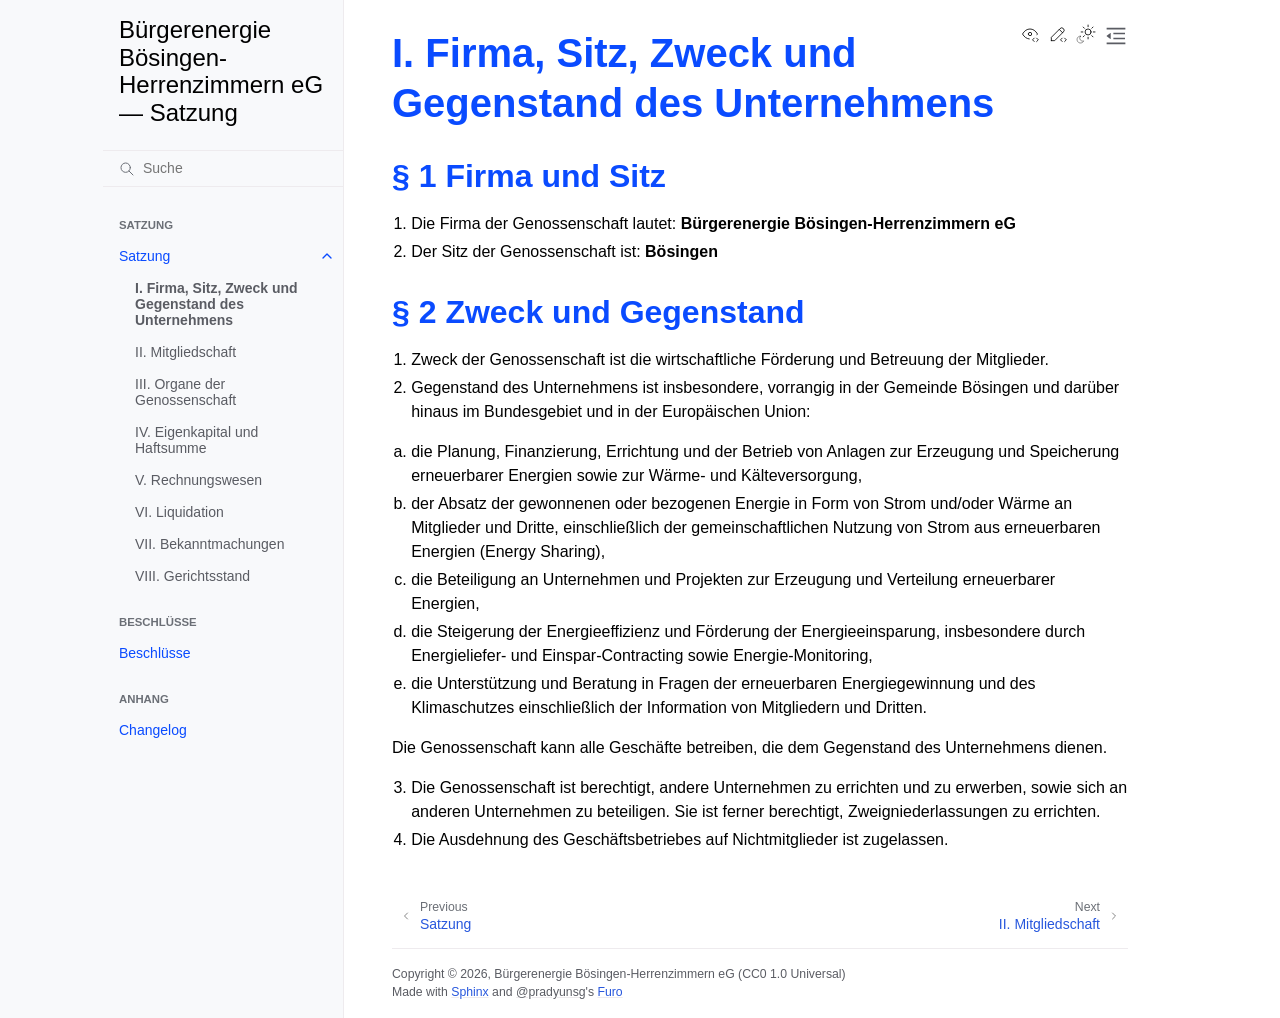
<file: satzung/01-firma-zweck.html>
<!doctype html>
<html class="no-js" lang="de" data-content_root="../">
  <head><meta charset="utf-8">
    <meta name="viewport" content="width=device-width,initial-scale=1">
    <meta name="color-scheme" content="light dark"><meta name="viewport" content="width=device-width, initial-scale=1" />
<link rel="index" title="Stichwortverzeichnis" href="../genindex.html"><link rel="search" title="Suche" href="../search.html"><link rel="next" title="II. Mitgliedschaft" href="02-mitgliedschaft.html"><link rel="prev" title="Satzung" href="index.html">

    <!-- Generated with Sphinx 9.1.0 and Furo 2025.12.19 -->
        <title>I. Firma, Sitz, Zweck und Gegenstand des Unternehmens - Bürgerenergie Bösingen-Herrenzimmern eG — Satzung</title>
      <link rel="stylesheet" type="text/css" href="../_static/pygments.css?v=d111a655" />
    <link rel="stylesheet" type="text/css" href="../_static/styles/furo.css?v=7bdb33bb" />
    <link rel="stylesheet" type="text/css" href="../_static/styles/furo-extensions.css?v=8dab3a3b" />
    <link rel="stylesheet" type="text/css" href="../_static/css/beg.css?v=684456c3" />
    
    


<style>
  body {
    --color-code-background: #f2f2f2;
  --color-code-foreground: #1e1e1e;
  
  }
  @media not print {
    body[data-theme="dark"] {
      --color-code-background: #202020;
  --color-code-foreground: #d0d0d0;
  
    }
    @media (prefers-color-scheme: dark) {
      body:not([data-theme="light"]) {
        --color-code-background: #202020;
  --color-code-foreground: #d0d0d0;
  
      }
    }
  }
</style></head>
  <body>
    
    <script>
      document.body.dataset.theme = localStorage.getItem("theme") || "auto";
    </script>
    

<svg xmlns="http://www.w3.org/2000/svg" style="display: none;">
  <symbol id="svg-toc" viewBox="0 0 24 24">
    <title>Contents</title>
    <svg stroke="currentColor" fill="currentColor" stroke-width="0" viewBox="0 0 1024 1024">
      <path d="M408 442h480c4.4 0 8-3.6 8-8v-56c0-4.4-3.6-8-8-8H408c-4.4 0-8 3.6-8 8v56c0 4.4 3.6 8 8 8zm-8 204c0 4.4 3.6 8 8 8h480c4.4 0 8-3.6 8-8v-56c0-4.4-3.6-8-8-8H408c-4.4 0-8 3.6-8 8v56zm504-486H120c-4.4 0-8 3.6-8 8v56c0 4.4 3.6 8 8 8h784c4.4 0 8-3.6 8-8v-56c0-4.4-3.6-8-8-8zm0 632H120c-4.4 0-8 3.6-8 8v56c0 4.4 3.6 8 8 8h784c4.4 0 8-3.6 8-8v-56c0-4.4-3.6-8-8-8zM115.4 518.9L271.7 642c5.8 4.6 14.4.5 14.4-6.9V388.9c0-7.4-8.5-11.5-14.4-6.9L115.4 505.1a8.74 8.74 0 0 0 0 13.8z"/>
    </svg>
  </symbol>
  <symbol id="svg-menu" viewBox="0 0 24 24">
    <title>Menu</title>
    <svg xmlns="http://www.w3.org/2000/svg" viewBox="0 0 24 24" fill="none" stroke="currentColor"
      stroke-width="2" stroke-linecap="round" stroke-linejoin="round" class="feather-menu">
      <line x1="3" y1="12" x2="21" y2="12"></line>
      <line x1="3" y1="6" x2="21" y2="6"></line>
      <line x1="3" y1="18" x2="21" y2="18"></line>
    </svg>
  </symbol>
  <symbol id="svg-arrow-right" viewBox="0 0 24 24">
    <title>Expand</title>
    <svg xmlns="http://www.w3.org/2000/svg" viewBox="0 0 24 24" fill="none" stroke="currentColor"
      stroke-width="2" stroke-linecap="round" stroke-linejoin="round" class="feather-chevron-right">
      <polyline points="9 18 15 12 9 6"></polyline>
    </svg>
  </symbol>
  <symbol id="svg-sun" viewBox="0 0 24 24">
    <title>Light mode</title>
    <svg xmlns="http://www.w3.org/2000/svg" viewBox="0 0 24 24" fill="none" stroke="currentColor"
      stroke-width="1" stroke-linecap="round" stroke-linejoin="round" class="feather-sun">
      <circle cx="12" cy="12" r="5"></circle>
      <line x1="12" y1="1" x2="12" y2="3"></line>
      <line x1="12" y1="21" x2="12" y2="23"></line>
      <line x1="4.22" y1="4.22" x2="5.64" y2="5.64"></line>
      <line x1="18.36" y1="18.36" x2="19.78" y2="19.78"></line>
      <line x1="1" y1="12" x2="3" y2="12"></line>
      <line x1="21" y1="12" x2="23" y2="12"></line>
      <line x1="4.22" y1="19.78" x2="5.64" y2="18.36"></line>
      <line x1="18.36" y1="5.64" x2="19.78" y2="4.22"></line>
    </svg>
  </symbol>
  <symbol id="svg-moon" viewBox="0 0 24 24">
    <title>Dark mode</title>
    <svg xmlns="http://www.w3.org/2000/svg" viewBox="0 0 24 24" fill="none" stroke="currentColor"
      stroke-width="1" stroke-linecap="round" stroke-linejoin="round" class="icon-tabler-moon">
      <path stroke="none" d="M0 0h24v24H0z" fill="none" />
      <path d="M12 3c.132 0 .263 0 .393 0a7.5 7.5 0 0 0 7.92 12.446a9 9 0 1 1 -8.313 -12.454z" />
    </svg>
  </symbol>
  <symbol id="svg-sun-with-moon" viewBox="0 0 24 24">
    <title>Auto light/dark, in light mode</title>
    <svg xmlns="http://www.w3.org/2000/svg" viewBox="0 0 24 24" fill="none" stroke="currentColor"
      stroke-width="1" stroke-linecap="round" stroke-linejoin="round"
      class="icon-custom-derived-from-feather-sun-and-tabler-moon">
      <path style="opacity: 50%" d="M 5.411 14.504 C 5.471 14.504 5.532 14.504 5.591 14.504 C 3.639 16.319 4.383 19.569 6.931 20.352 C 7.693 20.586 8.512 20.551 9.25 20.252 C 8.023 23.207 4.056 23.725 2.11 21.184 C 0.166 18.642 1.702 14.949 4.874 14.536 C 5.051 14.512 5.231 14.5 5.411 14.5 L 5.411 14.504 Z"/>
      <line x1="14.5" y1="3.25" x2="14.5" y2="1.25"/>
      <line x1="14.5" y1="15.85" x2="14.5" y2="17.85"/>
      <line x1="10.044" y1="5.094" x2="8.63" y2="3.68"/>
      <line x1="19" y1="14.05" x2="20.414" y2="15.464"/>
      <line x1="8.2" y1="9.55" x2="6.2" y2="9.55"/>
      <line x1="20.8" y1="9.55" x2="22.8" y2="9.55"/>
      <line x1="10.044" y1="14.006" x2="8.63" y2="15.42"/>
      <line x1="19" y1="5.05" x2="20.414" y2="3.636"/>
      <circle cx="14.5" cy="9.55" r="3.6"/>
    </svg>
  </symbol>
  <symbol id="svg-moon-with-sun" viewBox="0 0 24 24">
    <title>Auto light/dark, in dark mode</title>
    <svg xmlns="http://www.w3.org/2000/svg" viewBox="0 0 24 24" fill="none" stroke="currentColor"
      stroke-width="1" stroke-linecap="round" stroke-linejoin="round"
      class="icon-custom-derived-from-feather-sun-and-tabler-moon">
      <path d="M 8.282 7.007 C 8.385 7.007 8.494 7.007 8.595 7.007 C 5.18 10.184 6.481 15.869 10.942 17.24 C 12.275 17.648 13.706 17.589 15 17.066 C 12.851 22.236 5.91 23.143 2.505 18.696 C -0.897 14.249 1.791 7.786 7.342 7.063 C 7.652 7.021 7.965 7 8.282 7 L 8.282 7.007 Z"/>
      <line style="opacity: 50%" x1="18" y1="3.705" x2="18" y2="2.5"/>
      <line style="opacity: 50%" x1="18" y1="11.295" x2="18" y2="12.5"/>
      <line style="opacity: 50%" x1="15.316" y1="4.816" x2="14.464" y2="3.964"/>
      <line style="opacity: 50%" x1="20.711" y1="10.212" x2="21.563" y2="11.063"/>
      <line style="opacity: 50%" x1="14.205" y1="7.5" x2="13.001" y2="7.5"/>
      <line style="opacity: 50%" x1="21.795" y1="7.5" x2="23" y2="7.5"/>
      <line style="opacity: 50%" x1="15.316" y1="10.184" x2="14.464" y2="11.036"/>
      <line style="opacity: 50%" x1="20.711" y1="4.789" x2="21.563" y2="3.937"/>
      <circle style="opacity: 50%" cx="18" cy="7.5" r="2.169"/>
    </svg>
  </symbol>
  <symbol id="svg-pencil" viewBox="0 0 24 24">
    <svg xmlns="http://www.w3.org/2000/svg" viewBox="0 0 24 24" fill="none" stroke="currentColor"
      stroke-width="1" stroke-linecap="round" stroke-linejoin="round" class="icon-tabler-pencil-code">
      <path d="M4 20h4l10.5 -10.5a2.828 2.828 0 1 0 -4 -4l-10.5 10.5v4" />
      <path d="M13.5 6.5l4 4" />
      <path d="M20 21l2 -2l-2 -2" />
      <path d="M17 17l-2 2l2 2" />
    </svg>
  </symbol>
  <symbol id="svg-eye" viewBox="0 0 24 24">
    <svg xmlns="http://www.w3.org/2000/svg" viewBox="0 0 24 24" fill="none" stroke="currentColor"
      stroke-width="1" stroke-linecap="round" stroke-linejoin="round" class="icon-tabler-eye-code">
      <path stroke="none" d="M0 0h24v24H0z" fill="none" />
      <path d="M10 12a2 2 0 1 0 4 0a2 2 0 0 0 -4 0" />
      <path
        d="M11.11 17.958c-3.209 -.307 -5.91 -2.293 -8.11 -5.958c2.4 -4 5.4 -6 9 -6c3.6 0 6.6 2 9 6c-.21 .352 -.427 .688 -.647 1.008" />
      <path d="M20 21l2 -2l-2 -2" />
      <path d="M17 17l-2 2l2 2" />
    </svg>
  </symbol>
</svg>

<input type="checkbox" class="sidebar-toggle" name="__navigation" id="__navigation" aria-label="Toggle site navigation sidebar">
<input type="checkbox" class="sidebar-toggle" name="__toc" id="__toc" aria-label="Toggle table of contents sidebar">
<label class="overlay sidebar-overlay" for="__navigation"></label>
<label class="overlay toc-overlay" for="__toc"></label>

<a class="skip-to-content muted-link" href="#furo-main-content">Skip to content</a>



<div class="page">
  <header class="mobile-header">
    <div class="header-left">
      <label class="nav-overlay-icon" for="__navigation">
        <span class="icon"><svg><use href="#svg-menu"></use></svg></span>
      </label>
    </div>
    <div class="header-center">
      <a href="../index.html"><div class="brand">Bürgerenergie Bösingen-Herrenzimmern eG — Satzung</div></a>
    </div>
    <div class="header-right">
      <div class="theme-toggle-container theme-toggle-header">
        <button class="theme-toggle" aria-label="Toggle Light / Dark / Auto color theme">
          <svg class="theme-icon-when-auto-light"><use href="#svg-sun-with-moon"></use></svg>
          <svg class="theme-icon-when-auto-dark"><use href="#svg-moon-with-sun"></use></svg>
          <svg class="theme-icon-when-dark"><use href="#svg-moon"></use></svg>
          <svg class="theme-icon-when-light"><use href="#svg-sun"></use></svg>
        </button>
      </div>
      <label class="toc-overlay-icon toc-header-icon" for="__toc">
        <span class="icon"><svg><use href="#svg-toc"></use></svg></span>
      </label>
    </div>
  </header>
  <aside class="sidebar-drawer">
    <div class="sidebar-container">
      
      <div class="sidebar-sticky"><a class="sidebar-brand" href="../index.html">
  
  <span class="sidebar-brand-text">Bürgerenergie Bösingen-Herrenzimmern eG — Satzung</span>
  
</a><form class="sidebar-search-container" method="get" action="../search.html" role="search">
  <input class="sidebar-search" placeholder="Suche" name="q" aria-label="Suche">
  <input type="hidden" name="check_keywords" value="yes">
  <input type="hidden" name="area" value="default">
</form>
<div id="searchbox"></div><div class="sidebar-scroll"><div class="sidebar-tree">
  <p class="caption" role="heading"><span class="caption-text">Satzung</span></p>
<ul class="current">
<li class="toctree-l1 current has-children"><a class="reference internal" href="index.html">Satzung</a><input aria-label="Toggle navigation of Satzung" checked="" class="toctree-checkbox" id="toctree-checkbox-1" name="toctree-checkbox-1" role="switch" type="checkbox"/><label for="toctree-checkbox-1"><span class="icon"><svg><use href="#svg-arrow-right"></use></svg></span></label><ul class="current">
<li class="toctree-l2 current current-page"><a class="current reference internal" href="#">I. Firma, Sitz, Zweck und Gegenstand des Unternehmens</a></li>
<li class="toctree-l2"><a class="reference internal" href="02-mitgliedschaft.html">II. Mitgliedschaft</a></li>
<li class="toctree-l2"><a class="reference internal" href="03-organe.html">III. Organe der Genossenschaft</a></li>
<li class="toctree-l2"><a class="reference internal" href="04-eigenkapital.html">IV. Eigenkapital und Haftsumme</a></li>
<li class="toctree-l2"><a class="reference internal" href="05-rechnungswesen.html">V. Rechnungswesen</a></li>
<li class="toctree-l2"><a class="reference internal" href="06-liquidation.html">VI. Liquidation</a></li>
<li class="toctree-l2"><a class="reference internal" href="07-bekanntmachungen.html">VII. Bekanntmachungen</a></li>
<li class="toctree-l2"><a class="reference internal" href="08-gerichtsstand.html">VIII. Gerichtsstand</a></li>
</ul>
</li>
</ul>
<p class="caption" role="heading"><span class="caption-text">Beschlüsse</span></p>
<ul>
<li class="toctree-l1"><a class="reference internal" href="../beschluesse/index.html">Beschlüsse</a></li>
</ul>
<p class="caption" role="heading"><span class="caption-text">Anhang</span></p>
<ul>
<li class="toctree-l1"><a class="reference internal" href="../changelog.html">Changelog</a></li>
</ul>

</div>
</div>

      </div>
      
    </div>
  </aside>
  <div class="main">
    <div class="content">
      <div class="article-container">
        <a href="#" class="back-to-top muted-link">
          <svg xmlns="http://www.w3.org/2000/svg" viewBox="0 0 24 24">
            <path d="M13 20h-2V8l-5.5 5.5-1.42-1.42L12 4.16l7.92 7.92-1.42 1.42L13 8v12z"></path>
          </svg>
          <span>Back to top</span>
        </a>
        <div class="content-icon-container">
          <div class="view-this-page">
  <a class="muted-link" href="https://github.com/beg-bhz/BEG-BHZ-Satzung/blob/main/satzung/01-firma-zweck.rst?plain=true" title="View this page">
    <svg><use href="#svg-eye"></use></svg>
    <span class="visually-hidden">View this page</span>
  </a>
</div><div class="edit-this-page">
  <a class="muted-link" href="https://github.com/beg-bhz/BEG-BHZ-Satzung/edit/main/satzung/01-firma-zweck.rst" rel="edit" title="Edit this page">
    <svg><use href="#svg-pencil"></use></svg>
    <span class="visually-hidden">Edit this page</span>
  </a>
</div><div class="theme-toggle-container theme-toggle-content">
            <button class="theme-toggle" aria-label="Toggle Light / Dark / Auto color theme">
              <svg class="theme-icon-when-auto-light"><use href="#svg-sun-with-moon"></use></svg>
              <svg class="theme-icon-when-auto-dark"><use href="#svg-moon-with-sun"></use></svg>
              <svg class="theme-icon-when-dark"><use href="#svg-moon"></use></svg>
              <svg class="theme-icon-when-light"><use href="#svg-sun"></use></svg>
            </button>
          </div>
          <label class="toc-overlay-icon toc-content-icon" for="__toc">
            <span class="icon"><svg><use href="#svg-toc"></use></svg></span>
          </label>
        </div>
        <article role="main" id="furo-main-content">
          <section id="i-firma-sitz-zweck-und-gegenstand-des-unternehmens">
<h1>I. Firma, Sitz, Zweck und Gegenstand des Unternehmens<a class="headerlink" href="#i-firma-sitz-zweck-und-gegenstand-des-unternehmens" title="Link to this heading">¶</a></h1>
<section id="firma-und-sitz">
<h2>§ 1 Firma und Sitz<a class="headerlink" href="#firma-und-sitz" title="Link to this heading">¶</a></h2>
<ol class="arabic simple">
<li><p>Die Firma der Genossenschaft lautet: <strong>Bürgerenergie Bösingen-Herrenzimmern eG</strong></p></li>
<li><p>Der Sitz der Genossenschaft ist: <strong>Bösingen</strong></p></li>
</ol>
</section>
<section id="zweck-und-gegenstand">
<h2>§ 2 Zweck und Gegenstand<a class="headerlink" href="#zweck-und-gegenstand" title="Link to this heading">¶</a></h2>
<ol class="arabic simple">
<li><p>Zweck der Genossenschaft ist die wirtschaftliche Förderung und Betreuung der Mitglieder.</p></li>
<li><p>Gegenstand des Unternehmens ist insbesondere, vorrangig in der Gemeinde Bösingen und darüber hinaus im Bundesgebiet und in der Europäischen Union:</p></li>
</ol>
<ol class="loweralpha simple">
<li><p>die Planung, Finanzierung, Errichtung und der Betrieb von Anlagen zur Erzeugung und Speicherung erneuerbarer Energien sowie zur Wärme- und Kälteversorgung,</p></li>
<li><p>der Absatz der gewonnenen oder bezogenen Energie in Form von Strom und/oder Wärme an Mitglieder und Dritte, einschließlich der gemeinschaftlichen Nutzung von Strom aus erneuerbaren Energien (Energy Sharing),</p></li>
<li><p>die Beteiligung an Unternehmen und Projekten zur Erzeugung und Verteilung erneuerbarer Energien,</p></li>
<li><p>die Steigerung der Energieeffizienz und Förderung der Energieeinsparung, insbesondere durch Energieliefer- und Einspar-Contracting sowie Energie-Monitoring,</p></li>
<li><p>die Unterstützung und Beratung in Fragen der erneuerbaren Energiegewinnung und des Klimaschutzes einschließlich der Information von Mitgliedern und Dritten.</p></li>
</ol>
<p>Die Genossenschaft kann alle Geschäfte betreiben, die dem Gegenstand des Unternehmens dienen.</p>
<ol class="arabic simple" start="3">
<li><p>Die Genossenschaft ist berechtigt, andere Unternehmen zu errichten und zu erwerben, sowie sich an anderen Unternehmen zu beteiligen. Sie ist ferner berechtigt, Zweigniederlassungen zu errichten.</p></li>
<li><p>Die Ausdehnung des Geschäftsbetriebes auf Nichtmitglieder ist zugelassen.</p></li>
</ol>
</section>
</section>

        </article>
      </div>
      <footer>
        
        <div class="related-pages">
          <a class="next-page" href="02-mitgliedschaft.html">
              <div class="page-info">
                <div class="context">
                  <span>Next</span>
                </div>
                <div class="title">II. Mitgliedschaft</div>
              </div>
              <svg class="furo-related-icon"><use href="#svg-arrow-right"></use></svg>
            </a>
          <a class="prev-page" href="index.html">
              <svg class="furo-related-icon"><use href="#svg-arrow-right"></use></svg>
              <div class="page-info">
                <div class="context">
                  <span>Previous</span>
                </div>
                
                <div class="title">Satzung</div>
                
              </div>
            </a>
        </div>
        <div class="bottom-of-page">
          <div class="left-details">
            <div class="copyright">
                Copyright &#169; 2026, Bürgerenergie Bösingen-Herrenzimmern eG (CC0 1.0 Universal)
            </div>
            Made with <a href="https://www.sphinx-doc.org/">Sphinx</a> and <a class="muted-link" href="https://pradyunsg.me">@pradyunsg</a>'s
            
            <a href="https://github.com/pradyunsg/furo">Furo</a>
            
          </div>
          <div class="right-details">
            
          </div>
        </div>
        
      </footer>
    </div>
    <aside class="toc-drawer">
      
      
      <div class="toc-sticky toc-scroll">
        <div class="toc-title-container">
          <span class="toc-title">
            On this page
          </span>
        </div>
        <div class="toc-tree-container">
          <div class="toc-tree">
            <ul>
<li><a class="reference internal" href="#">I. Firma, Sitz, Zweck und Gegenstand des Unternehmens</a><ul>
<li><a class="reference internal" href="#firma-und-sitz">§ 1 Firma und Sitz</a></li>
<li><a class="reference internal" href="#zweck-und-gegenstand">§ 2 Zweck und Gegenstand</a></li>
</ul>
</li>
</ul>

          </div>
        </div>
      </div>
      
      
    </aside>
  </div>
</div><script src="../_static/documentation_options.js?v=06e1d1fd"></script>
    <script src="../_static/doctools.js?v=fd6eb6e6"></script>
    <script src="../_static/sphinx_highlight.js?v=6ffebe34"></script>
    <script src="../_static/scripts/furo.js?v=46bd48cc"></script>
    <script src="../_static/translations.js?v=9bf55d28"></script>
    </body>
</html>
</file>
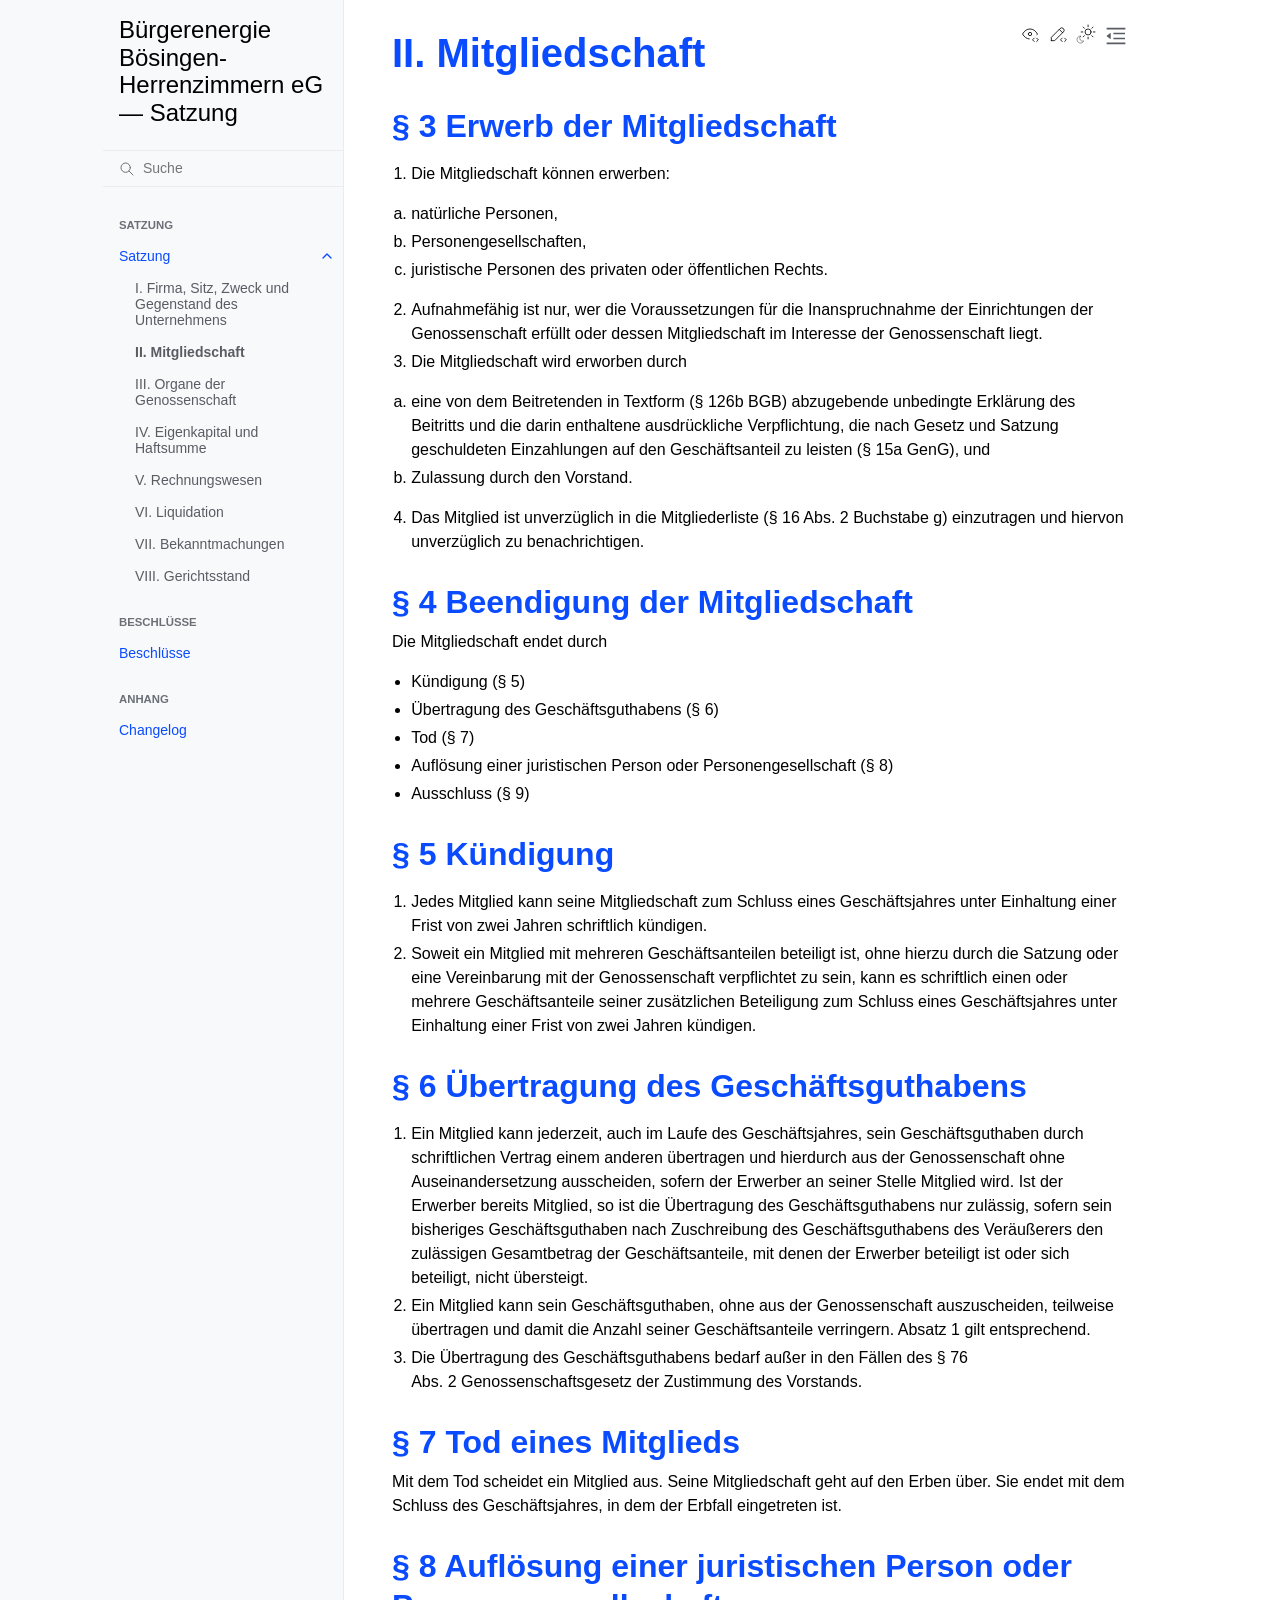
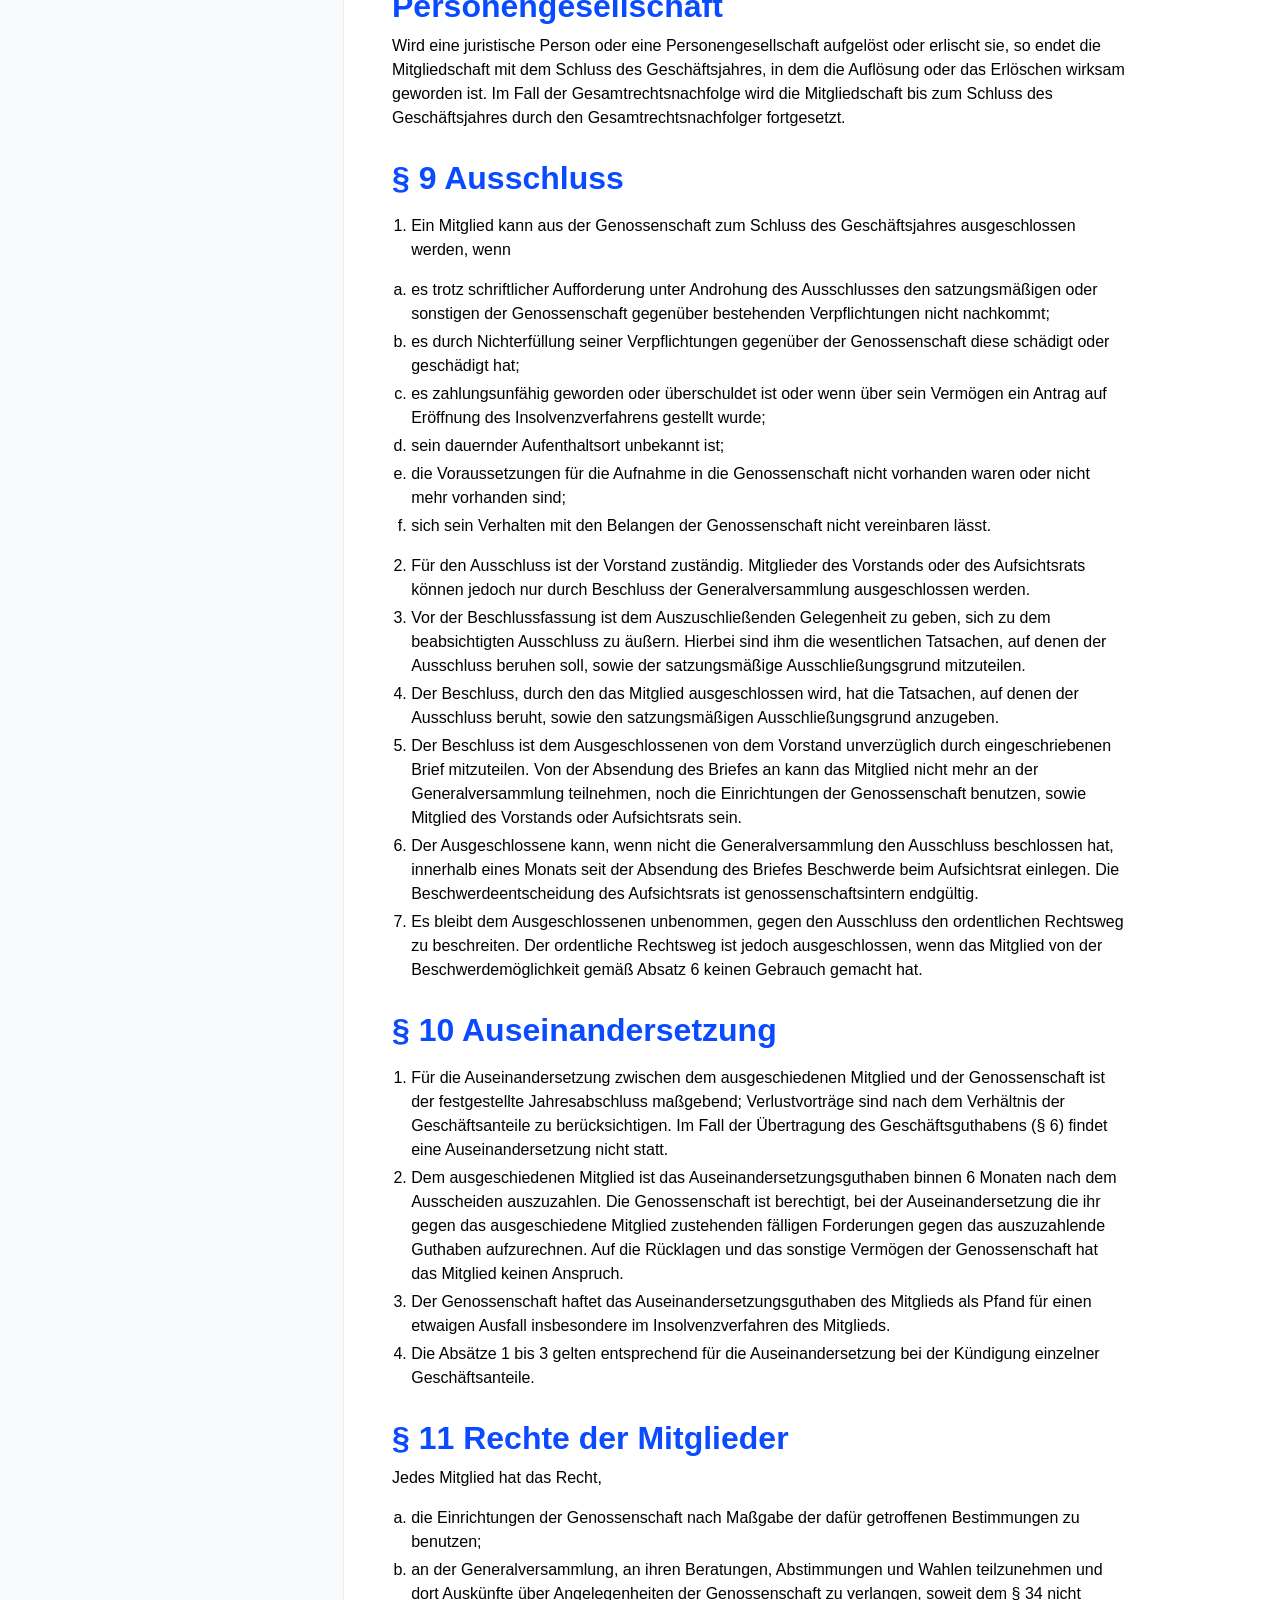
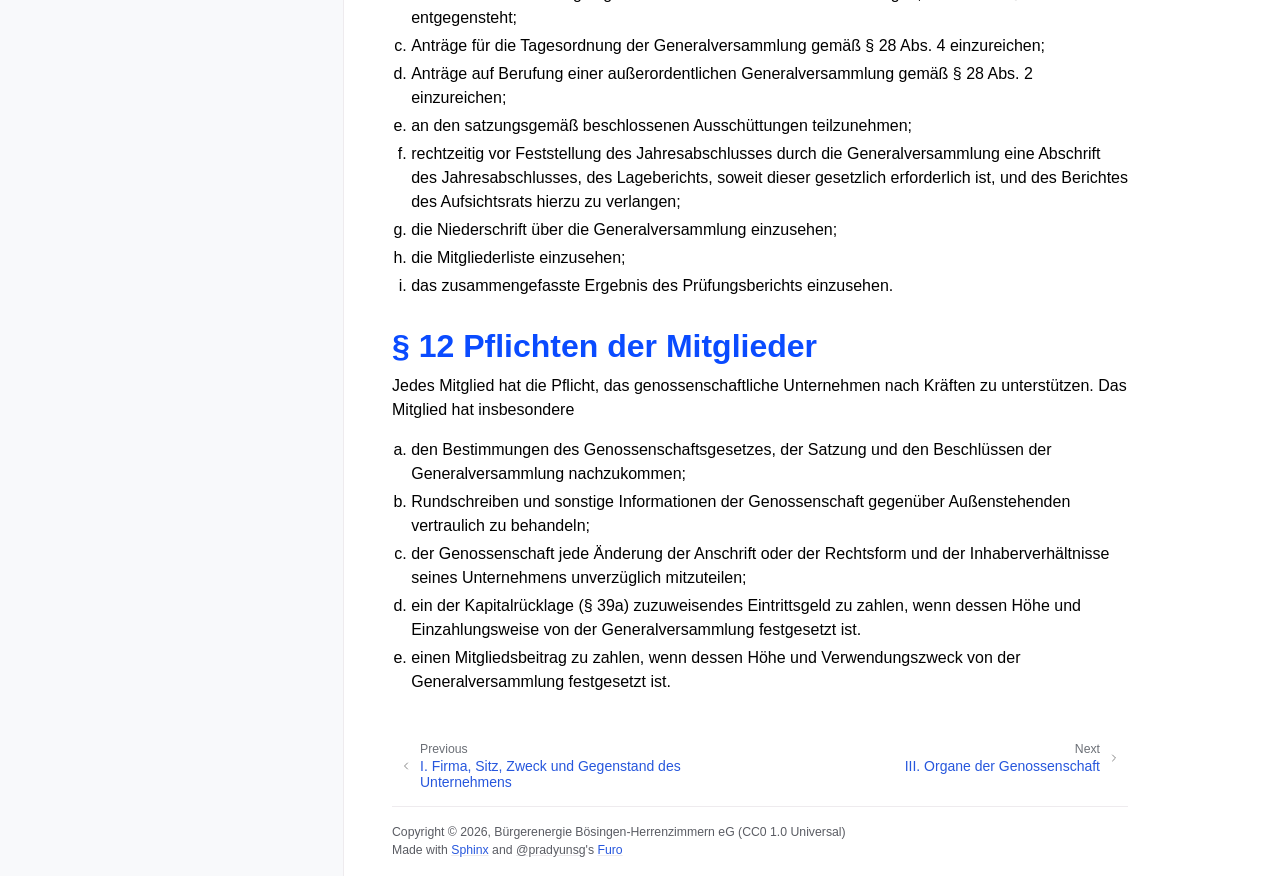
<file: satzung/02-mitgliedschaft.html>
<!doctype html>
<html class="no-js" lang="de" data-content_root="../">
  <head><meta charset="utf-8">
    <meta name="viewport" content="width=device-width,initial-scale=1">
    <meta name="color-scheme" content="light dark"><meta name="viewport" content="width=device-width, initial-scale=1" />
<link rel="index" title="Stichwortverzeichnis" href="../genindex.html"><link rel="search" title="Suche" href="../search.html"><link rel="next" title="III. Organe der Genossenschaft" href="03-organe.html"><link rel="prev" title="I. Firma, Sitz, Zweck und Gegenstand des Unternehmens" href="01-firma-zweck.html">

    <!-- Generated with Sphinx 9.1.0 and Furo 2025.12.19 -->
        <title>II. Mitgliedschaft - Bürgerenergie Bösingen-Herrenzimmern eG — Satzung</title>
      <link rel="stylesheet" type="text/css" href="../_static/pygments.css?v=d111a655" />
    <link rel="stylesheet" type="text/css" href="../_static/styles/furo.css?v=7bdb33bb" />
    <link rel="stylesheet" type="text/css" href="../_static/styles/furo-extensions.css?v=8dab3a3b" />
    <link rel="stylesheet" type="text/css" href="../_static/css/beg.css?v=684456c3" />
    
    


<style>
  body {
    --color-code-background: #f2f2f2;
  --color-code-foreground: #1e1e1e;
  
  }
  @media not print {
    body[data-theme="dark"] {
      --color-code-background: #202020;
  --color-code-foreground: #d0d0d0;
  
    }
    @media (prefers-color-scheme: dark) {
      body:not([data-theme="light"]) {
        --color-code-background: #202020;
  --color-code-foreground: #d0d0d0;
  
      }
    }
  }
</style></head>
  <body>
    
    <script>
      document.body.dataset.theme = localStorage.getItem("theme") || "auto";
    </script>
    

<svg xmlns="http://www.w3.org/2000/svg" style="display: none;">
  <symbol id="svg-toc" viewBox="0 0 24 24">
    <title>Contents</title>
    <svg stroke="currentColor" fill="currentColor" stroke-width="0" viewBox="0 0 1024 1024">
      <path d="M408 442h480c4.4 0 8-3.6 8-8v-56c0-4.4-3.6-8-8-8H408c-4.4 0-8 3.6-8 8v56c0 4.4 3.6 8 8 8zm-8 204c0 4.4 3.6 8 8 8h480c4.4 0 8-3.6 8-8v-56c0-4.4-3.6-8-8-8H408c-4.4 0-8 3.6-8 8v56zm504-486H120c-4.4 0-8 3.6-8 8v56c0 4.4 3.6 8 8 8h784c4.4 0 8-3.6 8-8v-56c0-4.4-3.6-8-8-8zm0 632H120c-4.4 0-8 3.6-8 8v56c0 4.4 3.6 8 8 8h784c4.4 0 8-3.6 8-8v-56c0-4.4-3.6-8-8-8zM115.4 518.9L271.7 642c5.8 4.6 14.4.5 14.4-6.9V388.9c0-7.4-8.5-11.5-14.4-6.9L115.4 505.1a8.74 8.74 0 0 0 0 13.8z"/>
    </svg>
  </symbol>
  <symbol id="svg-menu" viewBox="0 0 24 24">
    <title>Menu</title>
    <svg xmlns="http://www.w3.org/2000/svg" viewBox="0 0 24 24" fill="none" stroke="currentColor"
      stroke-width="2" stroke-linecap="round" stroke-linejoin="round" class="feather-menu">
      <line x1="3" y1="12" x2="21" y2="12"></line>
      <line x1="3" y1="6" x2="21" y2="6"></line>
      <line x1="3" y1="18" x2="21" y2="18"></line>
    </svg>
  </symbol>
  <symbol id="svg-arrow-right" viewBox="0 0 24 24">
    <title>Expand</title>
    <svg xmlns="http://www.w3.org/2000/svg" viewBox="0 0 24 24" fill="none" stroke="currentColor"
      stroke-width="2" stroke-linecap="round" stroke-linejoin="round" class="feather-chevron-right">
      <polyline points="9 18 15 12 9 6"></polyline>
    </svg>
  </symbol>
  <symbol id="svg-sun" viewBox="0 0 24 24">
    <title>Light mode</title>
    <svg xmlns="http://www.w3.org/2000/svg" viewBox="0 0 24 24" fill="none" stroke="currentColor"
      stroke-width="1" stroke-linecap="round" stroke-linejoin="round" class="feather-sun">
      <circle cx="12" cy="12" r="5"></circle>
      <line x1="12" y1="1" x2="12" y2="3"></line>
      <line x1="12" y1="21" x2="12" y2="23"></line>
      <line x1="4.22" y1="4.22" x2="5.64" y2="5.64"></line>
      <line x1="18.36" y1="18.36" x2="19.78" y2="19.78"></line>
      <line x1="1" y1="12" x2="3" y2="12"></line>
      <line x1="21" y1="12" x2="23" y2="12"></line>
      <line x1="4.22" y1="19.78" x2="5.64" y2="18.36"></line>
      <line x1="18.36" y1="5.64" x2="19.78" y2="4.22"></line>
    </svg>
  </symbol>
  <symbol id="svg-moon" viewBox="0 0 24 24">
    <title>Dark mode</title>
    <svg xmlns="http://www.w3.org/2000/svg" viewBox="0 0 24 24" fill="none" stroke="currentColor"
      stroke-width="1" stroke-linecap="round" stroke-linejoin="round" class="icon-tabler-moon">
      <path stroke="none" d="M0 0h24v24H0z" fill="none" />
      <path d="M12 3c.132 0 .263 0 .393 0a7.5 7.5 0 0 0 7.92 12.446a9 9 0 1 1 -8.313 -12.454z" />
    </svg>
  </symbol>
  <symbol id="svg-sun-with-moon" viewBox="0 0 24 24">
    <title>Auto light/dark, in light mode</title>
    <svg xmlns="http://www.w3.org/2000/svg" viewBox="0 0 24 24" fill="none" stroke="currentColor"
      stroke-width="1" stroke-linecap="round" stroke-linejoin="round"
      class="icon-custom-derived-from-feather-sun-and-tabler-moon">
      <path style="opacity: 50%" d="M 5.411 14.504 C 5.471 14.504 5.532 14.504 5.591 14.504 C 3.639 16.319 4.383 19.569 6.931 20.352 C 7.693 20.586 8.512 20.551 9.25 20.252 C 8.023 23.207 4.056 23.725 2.11 21.184 C 0.166 18.642 1.702 14.949 4.874 14.536 C 5.051 14.512 5.231 14.5 5.411 14.5 L 5.411 14.504 Z"/>
      <line x1="14.5" y1="3.25" x2="14.5" y2="1.25"/>
      <line x1="14.5" y1="15.85" x2="14.5" y2="17.85"/>
      <line x1="10.044" y1="5.094" x2="8.63" y2="3.68"/>
      <line x1="19" y1="14.05" x2="20.414" y2="15.464"/>
      <line x1="8.2" y1="9.55" x2="6.2" y2="9.55"/>
      <line x1="20.8" y1="9.55" x2="22.8" y2="9.55"/>
      <line x1="10.044" y1="14.006" x2="8.63" y2="15.42"/>
      <line x1="19" y1="5.05" x2="20.414" y2="3.636"/>
      <circle cx="14.5" cy="9.55" r="3.6"/>
    </svg>
  </symbol>
  <symbol id="svg-moon-with-sun" viewBox="0 0 24 24">
    <title>Auto light/dark, in dark mode</title>
    <svg xmlns="http://www.w3.org/2000/svg" viewBox="0 0 24 24" fill="none" stroke="currentColor"
      stroke-width="1" stroke-linecap="round" stroke-linejoin="round"
      class="icon-custom-derived-from-feather-sun-and-tabler-moon">
      <path d="M 8.282 7.007 C 8.385 7.007 8.494 7.007 8.595 7.007 C 5.18 10.184 6.481 15.869 10.942 17.24 C 12.275 17.648 13.706 17.589 15 17.066 C 12.851 22.236 5.91 23.143 2.505 18.696 C -0.897 14.249 1.791 7.786 7.342 7.063 C 7.652 7.021 7.965 7 8.282 7 L 8.282 7.007 Z"/>
      <line style="opacity: 50%" x1="18" y1="3.705" x2="18" y2="2.5"/>
      <line style="opacity: 50%" x1="18" y1="11.295" x2="18" y2="12.5"/>
      <line style="opacity: 50%" x1="15.316" y1="4.816" x2="14.464" y2="3.964"/>
      <line style="opacity: 50%" x1="20.711" y1="10.212" x2="21.563" y2="11.063"/>
      <line style="opacity: 50%" x1="14.205" y1="7.5" x2="13.001" y2="7.5"/>
      <line style="opacity: 50%" x1="21.795" y1="7.5" x2="23" y2="7.5"/>
      <line style="opacity: 50%" x1="15.316" y1="10.184" x2="14.464" y2="11.036"/>
      <line style="opacity: 50%" x1="20.711" y1="4.789" x2="21.563" y2="3.937"/>
      <circle style="opacity: 50%" cx="18" cy="7.5" r="2.169"/>
    </svg>
  </symbol>
  <symbol id="svg-pencil" viewBox="0 0 24 24">
    <svg xmlns="http://www.w3.org/2000/svg" viewBox="0 0 24 24" fill="none" stroke="currentColor"
      stroke-width="1" stroke-linecap="round" stroke-linejoin="round" class="icon-tabler-pencil-code">
      <path d="M4 20h4l10.5 -10.5a2.828 2.828 0 1 0 -4 -4l-10.5 10.5v4" />
      <path d="M13.5 6.5l4 4" />
      <path d="M20 21l2 -2l-2 -2" />
      <path d="M17 17l-2 2l2 2" />
    </svg>
  </symbol>
  <symbol id="svg-eye" viewBox="0 0 24 24">
    <svg xmlns="http://www.w3.org/2000/svg" viewBox="0 0 24 24" fill="none" stroke="currentColor"
      stroke-width="1" stroke-linecap="round" stroke-linejoin="round" class="icon-tabler-eye-code">
      <path stroke="none" d="M0 0h24v24H0z" fill="none" />
      <path d="M10 12a2 2 0 1 0 4 0a2 2 0 0 0 -4 0" />
      <path
        d="M11.11 17.958c-3.209 -.307 -5.91 -2.293 -8.11 -5.958c2.4 -4 5.4 -6 9 -6c3.6 0 6.6 2 9 6c-.21 .352 -.427 .688 -.647 1.008" />
      <path d="M20 21l2 -2l-2 -2" />
      <path d="M17 17l-2 2l2 2" />
    </svg>
  </symbol>
</svg>

<input type="checkbox" class="sidebar-toggle" name="__navigation" id="__navigation" aria-label="Toggle site navigation sidebar">
<input type="checkbox" class="sidebar-toggle" name="__toc" id="__toc" aria-label="Toggle table of contents sidebar">
<label class="overlay sidebar-overlay" for="__navigation"></label>
<label class="overlay toc-overlay" for="__toc"></label>

<a class="skip-to-content muted-link" href="#furo-main-content">Skip to content</a>



<div class="page">
  <header class="mobile-header">
    <div class="header-left">
      <label class="nav-overlay-icon" for="__navigation">
        <span class="icon"><svg><use href="#svg-menu"></use></svg></span>
      </label>
    </div>
    <div class="header-center">
      <a href="../index.html"><div class="brand">Bürgerenergie Bösingen-Herrenzimmern eG — Satzung</div></a>
    </div>
    <div class="header-right">
      <div class="theme-toggle-container theme-toggle-header">
        <button class="theme-toggle" aria-label="Toggle Light / Dark / Auto color theme">
          <svg class="theme-icon-when-auto-light"><use href="#svg-sun-with-moon"></use></svg>
          <svg class="theme-icon-when-auto-dark"><use href="#svg-moon-with-sun"></use></svg>
          <svg class="theme-icon-when-dark"><use href="#svg-moon"></use></svg>
          <svg class="theme-icon-when-light"><use href="#svg-sun"></use></svg>
        </button>
      </div>
      <label class="toc-overlay-icon toc-header-icon" for="__toc">
        <span class="icon"><svg><use href="#svg-toc"></use></svg></span>
      </label>
    </div>
  </header>
  <aside class="sidebar-drawer">
    <div class="sidebar-container">
      
      <div class="sidebar-sticky"><a class="sidebar-brand" href="../index.html">
  
  <span class="sidebar-brand-text">Bürgerenergie Bösingen-Herrenzimmern eG — Satzung</span>
  
</a><form class="sidebar-search-container" method="get" action="../search.html" role="search">
  <input class="sidebar-search" placeholder="Suche" name="q" aria-label="Suche">
  <input type="hidden" name="check_keywords" value="yes">
  <input type="hidden" name="area" value="default">
</form>
<div id="searchbox"></div><div class="sidebar-scroll"><div class="sidebar-tree">
  <p class="caption" role="heading"><span class="caption-text">Satzung</span></p>
<ul class="current">
<li class="toctree-l1 current has-children"><a class="reference internal" href="index.html">Satzung</a><input aria-label="Toggle navigation of Satzung" checked="" class="toctree-checkbox" id="toctree-checkbox-1" name="toctree-checkbox-1" role="switch" type="checkbox"/><label for="toctree-checkbox-1"><span class="icon"><svg><use href="#svg-arrow-right"></use></svg></span></label><ul class="current">
<li class="toctree-l2"><a class="reference internal" href="01-firma-zweck.html">I. Firma, Sitz, Zweck und Gegenstand des Unternehmens</a></li>
<li class="toctree-l2 current current-page"><a class="current reference internal" href="#">II. Mitgliedschaft</a></li>
<li class="toctree-l2"><a class="reference internal" href="03-organe.html">III. Organe der Genossenschaft</a></li>
<li class="toctree-l2"><a class="reference internal" href="04-eigenkapital.html">IV. Eigenkapital und Haftsumme</a></li>
<li class="toctree-l2"><a class="reference internal" href="05-rechnungswesen.html">V. Rechnungswesen</a></li>
<li class="toctree-l2"><a class="reference internal" href="06-liquidation.html">VI. Liquidation</a></li>
<li class="toctree-l2"><a class="reference internal" href="07-bekanntmachungen.html">VII. Bekanntmachungen</a></li>
<li class="toctree-l2"><a class="reference internal" href="08-gerichtsstand.html">VIII. Gerichtsstand</a></li>
</ul>
</li>
</ul>
<p class="caption" role="heading"><span class="caption-text">Beschlüsse</span></p>
<ul>
<li class="toctree-l1"><a class="reference internal" href="../beschluesse/index.html">Beschlüsse</a></li>
</ul>
<p class="caption" role="heading"><span class="caption-text">Anhang</span></p>
<ul>
<li class="toctree-l1"><a class="reference internal" href="../changelog.html">Changelog</a></li>
</ul>

</div>
</div>

      </div>
      
    </div>
  </aside>
  <div class="main">
    <div class="content">
      <div class="article-container">
        <a href="#" class="back-to-top muted-link">
          <svg xmlns="http://www.w3.org/2000/svg" viewBox="0 0 24 24">
            <path d="M13 20h-2V8l-5.5 5.5-1.42-1.42L12 4.16l7.92 7.92-1.42 1.42L13 8v12z"></path>
          </svg>
          <span>Back to top</span>
        </a>
        <div class="content-icon-container">
          <div class="view-this-page">
  <a class="muted-link" href="https://github.com/beg-bhz/BEG-BHZ-Satzung/blob/main/satzung/02-mitgliedschaft.rst?plain=true" title="View this page">
    <svg><use href="#svg-eye"></use></svg>
    <span class="visually-hidden">View this page</span>
  </a>
</div><div class="edit-this-page">
  <a class="muted-link" href="https://github.com/beg-bhz/BEG-BHZ-Satzung/edit/main/satzung/02-mitgliedschaft.rst" rel="edit" title="Edit this page">
    <svg><use href="#svg-pencil"></use></svg>
    <span class="visually-hidden">Edit this page</span>
  </a>
</div><div class="theme-toggle-container theme-toggle-content">
            <button class="theme-toggle" aria-label="Toggle Light / Dark / Auto color theme">
              <svg class="theme-icon-when-auto-light"><use href="#svg-sun-with-moon"></use></svg>
              <svg class="theme-icon-when-auto-dark"><use href="#svg-moon-with-sun"></use></svg>
              <svg class="theme-icon-when-dark"><use href="#svg-moon"></use></svg>
              <svg class="theme-icon-when-light"><use href="#svg-sun"></use></svg>
            </button>
          </div>
          <label class="toc-overlay-icon toc-content-icon" for="__toc">
            <span class="icon"><svg><use href="#svg-toc"></use></svg></span>
          </label>
        </div>
        <article role="main" id="furo-main-content">
          <section id="ii-mitgliedschaft">
<h1>II. Mitgliedschaft<a class="headerlink" href="#ii-mitgliedschaft" title="Link to this heading">¶</a></h1>
<section id="erwerb-der-mitgliedschaft">
<h2>§ 3 Erwerb der Mitgliedschaft<a class="headerlink" href="#erwerb-der-mitgliedschaft" title="Link to this heading">¶</a></h2>
<ol class="arabic simple">
<li><p>Die Mitgliedschaft können erwerben:</p></li>
</ol>
<ol class="loweralpha simple">
<li><p>natürliche Personen,</p></li>
<li><p>Personengesellschaften,</p></li>
<li><p>juristische Personen des privaten oder öffentlichen Rechts.</p></li>
</ol>
<ol class="arabic simple" start="2">
<li><p>Aufnahmefähig ist nur, wer die Voraussetzungen für die Inanspruchnahme der Einrichtungen der Genossenschaft erfüllt oder dessen Mitgliedschaft im Interesse der Genossenschaft liegt.</p></li>
<li><p>Die Mitgliedschaft wird erworben durch</p></li>
</ol>
<ol class="loweralpha simple">
<li><p>eine von dem Beitretenden in Textform (§ 126b BGB) abzugebende unbedingte Erklärung des Beitritts und die darin enthaltene ausdrückliche Verpflichtung, die nach Gesetz und Satzung geschuldeten Einzahlungen auf den Geschäftsanteil zu leisten (§ 15a GenG), und</p></li>
<li><p>Zulassung durch den Vorstand.</p></li>
</ol>
<ol class="arabic simple" start="4">
<li><p>Das Mitglied ist unverzüglich in die Mitgliederliste (§ 16 Abs. 2 Buchstabe g) einzutragen und hiervon unverzüglich zu benachrichtigen.</p></li>
</ol>
</section>
<section id="beendigung-der-mitgliedschaft">
<h2>§ 4 Beendigung der Mitgliedschaft<a class="headerlink" href="#beendigung-der-mitgliedschaft" title="Link to this heading">¶</a></h2>
<p>Die Mitgliedschaft endet durch</p>
<ul class="simple">
<li><p>Kündigung (§ 5)</p></li>
<li><p>Übertragung des Geschäftsguthabens (§ 6)</p></li>
<li><p>Tod (§ 7)</p></li>
<li><p>Auflösung einer juristischen Person oder Personengesellschaft (§ 8)</p></li>
<li><p>Ausschluss (§ 9)</p></li>
</ul>
</section>
<section id="kundigung">
<h2>§ 5 Kündigung<a class="headerlink" href="#kundigung" title="Link to this heading">¶</a></h2>
<ol class="arabic simple">
<li><p>Jedes Mitglied kann seine Mitgliedschaft zum Schluss eines Geschäftsjahres unter Einhaltung einer Frist von zwei Jahren schriftlich kündigen.</p></li>
<li><p>Soweit ein Mitglied mit mehreren Geschäftsanteilen beteiligt ist, ohne hierzu durch die Satzung oder eine Vereinbarung mit der Genossenschaft verpflichtet zu sein, kann es schriftlich einen oder mehrere Geschäftsanteile seiner zusätzlichen Beteiligung zum Schluss eines Geschäftsjahres unter Einhaltung einer Frist von zwei Jahren kündigen.</p></li>
</ol>
</section>
<section id="ubertragung-des-geschaftsguthabens">
<h2>§ 6 Übertragung des Geschäftsguthabens<a class="headerlink" href="#ubertragung-des-geschaftsguthabens" title="Link to this heading">¶</a></h2>
<ol class="arabic simple">
<li><p>Ein Mitglied kann jederzeit, auch im Laufe des Geschäftsjahres, sein Geschäftsguthaben durch schriftlichen Vertrag einem anderen übertragen und hierdurch aus der Genossenschaft ohne Auseinandersetzung ausscheiden, sofern der Erwerber an seiner Stelle Mitglied wird. Ist der Erwerber bereits Mitglied, so ist die Übertragung des Geschäftsguthabens nur zulässig, sofern sein bisheriges Geschäftsguthaben nach Zuschreibung des Geschäftsguthabens des Veräußerers den zulässigen Gesamtbetrag der Geschäftsanteile, mit denen der Erwerber beteiligt ist oder sich beteiligt, nicht übersteigt.</p></li>
<li><p>Ein Mitglied kann sein Geschäftsguthaben, ohne aus der Genossenschaft auszuscheiden, teilweise übertragen und damit die Anzahl seiner Geschäftsanteile verringern. Absatz 1 gilt entsprechend.</p></li>
<li><p>Die Übertragung des Geschäftsguthabens bedarf außer in den Fällen des § 76 Abs. 2 Genossenschaftsgesetz der Zustimmung des Vorstands.</p></li>
</ol>
</section>
<section id="tod-eines-mitglieds">
<h2>§ 7 Tod eines Mitglieds<a class="headerlink" href="#tod-eines-mitglieds" title="Link to this heading">¶</a></h2>
<p>Mit dem Tod scheidet ein Mitglied aus. Seine Mitgliedschaft geht auf den Erben über. Sie endet mit dem Schluss des Geschäftsjahres, in dem der Erbfall eingetreten ist.</p>
</section>
<section id="auflosung-einer-juristischen-person-oder-personengesellschaft">
<h2>§ 8 Auflösung einer juristischen Person oder Personengesellschaft<a class="headerlink" href="#auflosung-einer-juristischen-person-oder-personengesellschaft" title="Link to this heading">¶</a></h2>
<p>Wird eine juristische Person oder eine Personengesellschaft aufgelöst oder erlischt sie, so endet die Mitgliedschaft mit dem Schluss des Geschäftsjahres, in dem die Auflösung oder das Erlöschen wirksam geworden ist. Im Fall der Gesamtrechtsnachfolge wird die Mitgliedschaft bis zum Schluss des Geschäftsjahres durch den Gesamtrechtsnachfolger fortgesetzt.</p>
</section>
<section id="ausschluss">
<h2>§ 9 Ausschluss<a class="headerlink" href="#ausschluss" title="Link to this heading">¶</a></h2>
<ol class="arabic simple">
<li><p>Ein Mitglied kann aus der Genossenschaft zum Schluss des Geschäftsjahres ausgeschlossen werden, wenn</p></li>
</ol>
<ol class="loweralpha simple">
<li><p>es trotz schriftlicher Aufforderung unter Androhung des Ausschlusses den satzungsmäßigen oder sonstigen der Genossenschaft gegenüber bestehenden Verpflichtungen nicht nachkommt;</p></li>
<li><p>es durch Nichterfüllung seiner Verpflichtungen gegenüber der Genossenschaft diese schädigt oder geschädigt hat;</p></li>
<li><p>es zahlungsunfähig geworden oder überschuldet ist oder wenn über sein Vermögen ein Antrag auf Eröffnung des Insolvenzverfahrens gestellt wurde;</p></li>
<li><p>sein dauernder Aufenthaltsort unbekannt ist;</p></li>
<li><p>die Voraussetzungen für die Aufnahme in die Genossenschaft nicht vorhanden waren oder nicht mehr vorhanden sind;</p></li>
<li><p>sich sein Verhalten mit den Belangen der Genossenschaft nicht vereinbaren lässt.</p></li>
</ol>
<ol class="arabic simple" start="2">
<li><p>Für den Ausschluss ist der Vorstand zuständig. Mitglieder des Vorstands oder des Aufsichtsrats können jedoch nur durch Beschluss der Generalversammlung ausgeschlossen werden.</p></li>
<li><p>Vor der Beschlussfassung ist dem Auszuschließenden Gelegenheit zu geben, sich zu dem beabsichtigten Ausschluss zu äußern. Hierbei sind ihm die wesentlichen Tatsachen, auf denen der Ausschluss beruhen soll, sowie der satzungsmäßige Ausschließungsgrund mitzuteilen.</p></li>
<li><p>Der Beschluss, durch den das Mitglied ausgeschlossen wird, hat die Tatsachen, auf denen der Ausschluss beruht, sowie den satzungsmäßigen Ausschließungsgrund anzugeben.</p></li>
<li><p>Der Beschluss ist dem Ausgeschlossenen von dem Vorstand unverzüglich durch eingeschriebenen Brief mitzuteilen. Von der Absendung des Briefes an kann das Mitglied nicht mehr an der Generalversammlung teilnehmen, noch die Einrichtungen der Genossenschaft benutzen, sowie Mitglied des Vorstands oder Aufsichtsrats sein.</p></li>
<li><p>Der Ausgeschlossene kann, wenn nicht die Generalversammlung den Ausschluss beschlossen hat, innerhalb eines Monats seit der Absendung des Briefes Beschwerde beim Aufsichtsrat einlegen. Die Beschwerdeentscheidung des Aufsichtsrats ist genossenschaftsintern endgültig.</p></li>
<li><p>Es bleibt dem Ausgeschlossenen unbenommen, gegen den Ausschluss den ordentlichen Rechtsweg zu beschreiten. Der ordentliche Rechtsweg ist jedoch ausgeschlossen, wenn das Mitglied von der Beschwerdemöglichkeit gemäß Absatz 6 keinen Gebrauch gemacht hat.</p></li>
</ol>
</section>
<section id="auseinandersetzung">
<h2>§ 10 Auseinandersetzung<a class="headerlink" href="#auseinandersetzung" title="Link to this heading">¶</a></h2>
<ol class="arabic simple">
<li><p>Für die Auseinandersetzung zwischen dem ausgeschiedenen Mitglied und der Genossenschaft ist der festgestellte Jahresabschluss maßgebend; Verlustvorträge sind nach dem Verhältnis der Geschäftsanteile zu berücksichtigen. Im Fall der Übertragung des Geschäftsguthabens (§ 6) findet eine Auseinandersetzung nicht statt.</p></li>
<li><p>Dem ausgeschiedenen Mitglied ist das Auseinandersetzungsguthaben binnen 6 Monaten nach dem Ausscheiden auszuzahlen. Die Genossenschaft ist berechtigt, bei der Auseinandersetzung die ihr gegen das ausgeschiedene Mitglied zustehenden fälligen Forderungen gegen das auszuzahlende Guthaben aufzurechnen. Auf die Rücklagen und das sonstige Vermögen der Genossenschaft hat das Mitglied keinen Anspruch.</p></li>
<li><p>Der Genossenschaft haftet das Auseinandersetzungsguthaben des Mitglieds als Pfand für einen etwaigen Ausfall insbesondere im Insolvenzverfahren des Mitglieds.</p></li>
<li><p>Die Absätze 1 bis 3 gelten entsprechend für die Auseinandersetzung bei der Kündigung einzelner Geschäftsanteile.</p></li>
</ol>
</section>
<section id="rechte-der-mitglieder">
<h2>§ 11 Rechte der Mitglieder<a class="headerlink" href="#rechte-der-mitglieder" title="Link to this heading">¶</a></h2>
<p>Jedes Mitglied hat das Recht,</p>
<ol class="loweralpha simple">
<li><p>die Einrichtungen der Genossenschaft nach Maßgabe der dafür getroffenen Bestimmungen zu benutzen;</p></li>
<li><p>an der Generalversammlung, an ihren Beratungen, Abstimmungen und Wahlen teilzunehmen und dort Auskünfte über Angelegenheiten der Genossenschaft zu verlangen, soweit dem § 34 nicht entgegensteht;</p></li>
<li><p>Anträge für die Tagesordnung der Generalversammlung gemäß § 28 Abs. 4 einzureichen;</p></li>
<li><p>Anträge auf Berufung einer außerordentlichen Generalversammlung gemäß § 28 Abs. 2 einzureichen;</p></li>
<li><p>an den satzungsgemäß beschlossenen Ausschüttungen teilzunehmen;</p></li>
<li><p>rechtzeitig vor Feststellung des Jahresabschlusses durch die Generalversammlung eine Abschrift des Jahresabschlusses, des Lageberichts, soweit dieser gesetzlich erforderlich ist, und des Berichtes des Aufsichtsrats hierzu zu verlangen;</p></li>
<li><p>die Niederschrift über die Generalversammlung einzusehen;</p></li>
<li><p>die Mitgliederliste einzusehen;</p></li>
<li><p>das zusammengefasste Ergebnis des Prüfungsberichts einzusehen.</p></li>
</ol>
</section>
<section id="pflichten-der-mitglieder">
<h2>§ 12 Pflichten der Mitglieder<a class="headerlink" href="#pflichten-der-mitglieder" title="Link to this heading">¶</a></h2>
<p>Jedes Mitglied hat die Pflicht, das genossenschaftliche Unternehmen nach Kräften zu unterstützen. Das Mitglied hat insbesondere</p>
<ol class="loweralpha simple">
<li><p>den Bestimmungen des Genossenschaftsgesetzes, der Satzung und den Beschlüssen der Generalversammlung nachzukommen;</p></li>
<li><p>Rundschreiben und sonstige Informationen der Genossenschaft gegenüber Außenstehenden vertraulich zu behandeln;</p></li>
<li><p>der Genossenschaft jede Änderung der Anschrift oder der Rechtsform und der Inhaberverhältnisse seines Unternehmens unverzüglich mitzuteilen;</p></li>
<li><p>ein der Kapitalrücklage (§ 39a) zuzuweisendes Eintrittsgeld zu zahlen, wenn dessen Höhe und Einzahlungsweise von der Generalversammlung festgesetzt ist.</p></li>
<li><p>einen Mitgliedsbeitrag zu zahlen, wenn dessen Höhe und Verwendungszweck von der Generalversammlung festgesetzt ist.</p></li>
</ol>
</section>
</section>

        </article>
      </div>
      <footer>
        
        <div class="related-pages">
          <a class="next-page" href="03-organe.html">
              <div class="page-info">
                <div class="context">
                  <span>Next</span>
                </div>
                <div class="title">III. Organe der Genossenschaft</div>
              </div>
              <svg class="furo-related-icon"><use href="#svg-arrow-right"></use></svg>
            </a>
          <a class="prev-page" href="01-firma-zweck.html">
              <svg class="furo-related-icon"><use href="#svg-arrow-right"></use></svg>
              <div class="page-info">
                <div class="context">
                  <span>Previous</span>
                </div>
                
                <div class="title">I. Firma, Sitz, Zweck und Gegenstand des Unternehmens</div>
                
              </div>
            </a>
        </div>
        <div class="bottom-of-page">
          <div class="left-details">
            <div class="copyright">
                Copyright &#169; 2026, Bürgerenergie Bösingen-Herrenzimmern eG (CC0 1.0 Universal)
            </div>
            Made with <a href="https://www.sphinx-doc.org/">Sphinx</a> and <a class="muted-link" href="https://pradyunsg.me">@pradyunsg</a>'s
            
            <a href="https://github.com/pradyunsg/furo">Furo</a>
            
          </div>
          <div class="right-details">
            
          </div>
        </div>
        
      </footer>
    </div>
    <aside class="toc-drawer">
      
      
      <div class="toc-sticky toc-scroll">
        <div class="toc-title-container">
          <span class="toc-title">
            On this page
          </span>
        </div>
        <div class="toc-tree-container">
          <div class="toc-tree">
            <ul>
<li><a class="reference internal" href="#">II. Mitgliedschaft</a><ul>
<li><a class="reference internal" href="#erwerb-der-mitgliedschaft">§ 3 Erwerb der Mitgliedschaft</a></li>
<li><a class="reference internal" href="#beendigung-der-mitgliedschaft">§ 4 Beendigung der Mitgliedschaft</a></li>
<li><a class="reference internal" href="#kundigung">§ 5 Kündigung</a></li>
<li><a class="reference internal" href="#ubertragung-des-geschaftsguthabens">§ 6 Übertragung des Geschäftsguthabens</a></li>
<li><a class="reference internal" href="#tod-eines-mitglieds">§ 7 Tod eines Mitglieds</a></li>
<li><a class="reference internal" href="#auflosung-einer-juristischen-person-oder-personengesellschaft">§ 8 Auflösung einer juristischen Person oder Personengesellschaft</a></li>
<li><a class="reference internal" href="#ausschluss">§ 9 Ausschluss</a></li>
<li><a class="reference internal" href="#auseinandersetzung">§ 10 Auseinandersetzung</a></li>
<li><a class="reference internal" href="#rechte-der-mitglieder">§ 11 Rechte der Mitglieder</a></li>
<li><a class="reference internal" href="#pflichten-der-mitglieder">§ 12 Pflichten der Mitglieder</a></li>
</ul>
</li>
</ul>

          </div>
        </div>
      </div>
      
      
    </aside>
  </div>
</div><script src="../_static/documentation_options.js?v=06e1d1fd"></script>
    <script src="../_static/doctools.js?v=fd6eb6e6"></script>
    <script src="../_static/sphinx_highlight.js?v=6ffebe34"></script>
    <script src="../_static/scripts/furo.js?v=46bd48cc"></script>
    <script src="../_static/translations.js?v=9bf55d28"></script>
    </body>
</html>
</file>
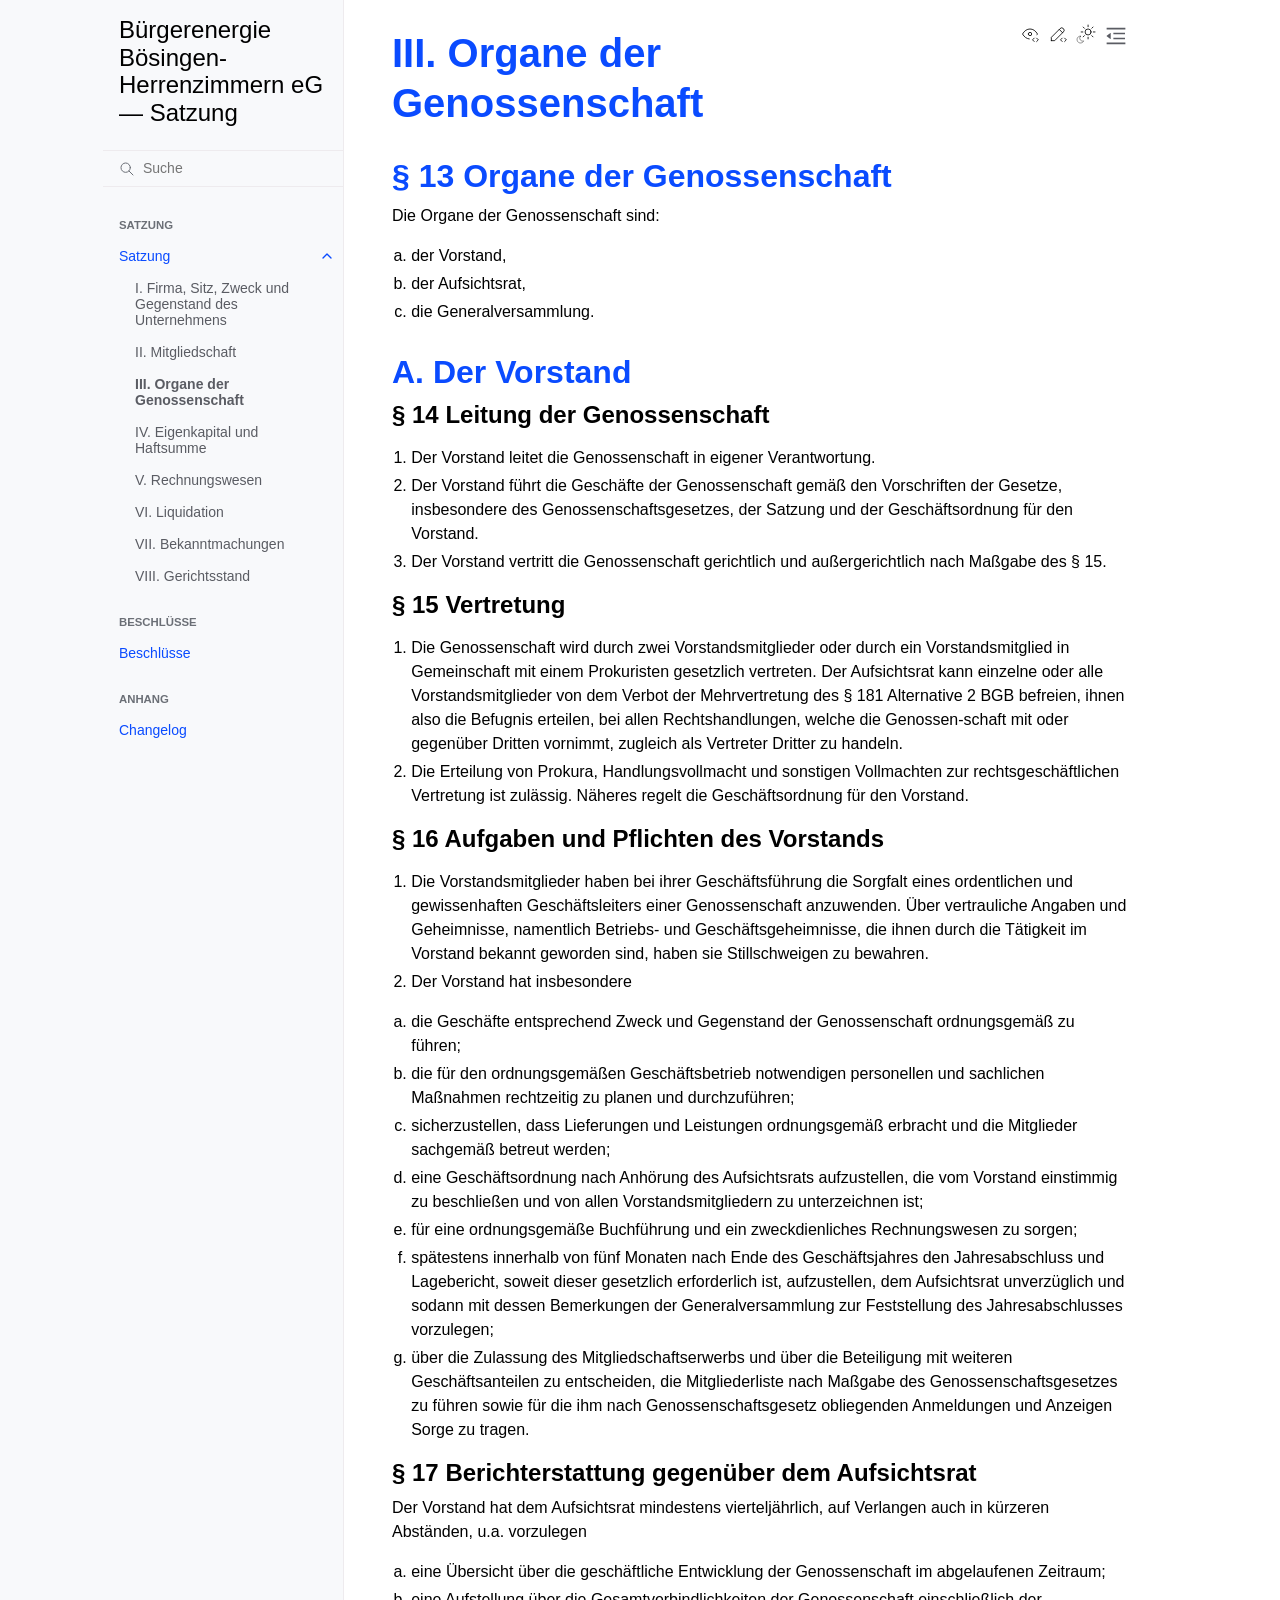
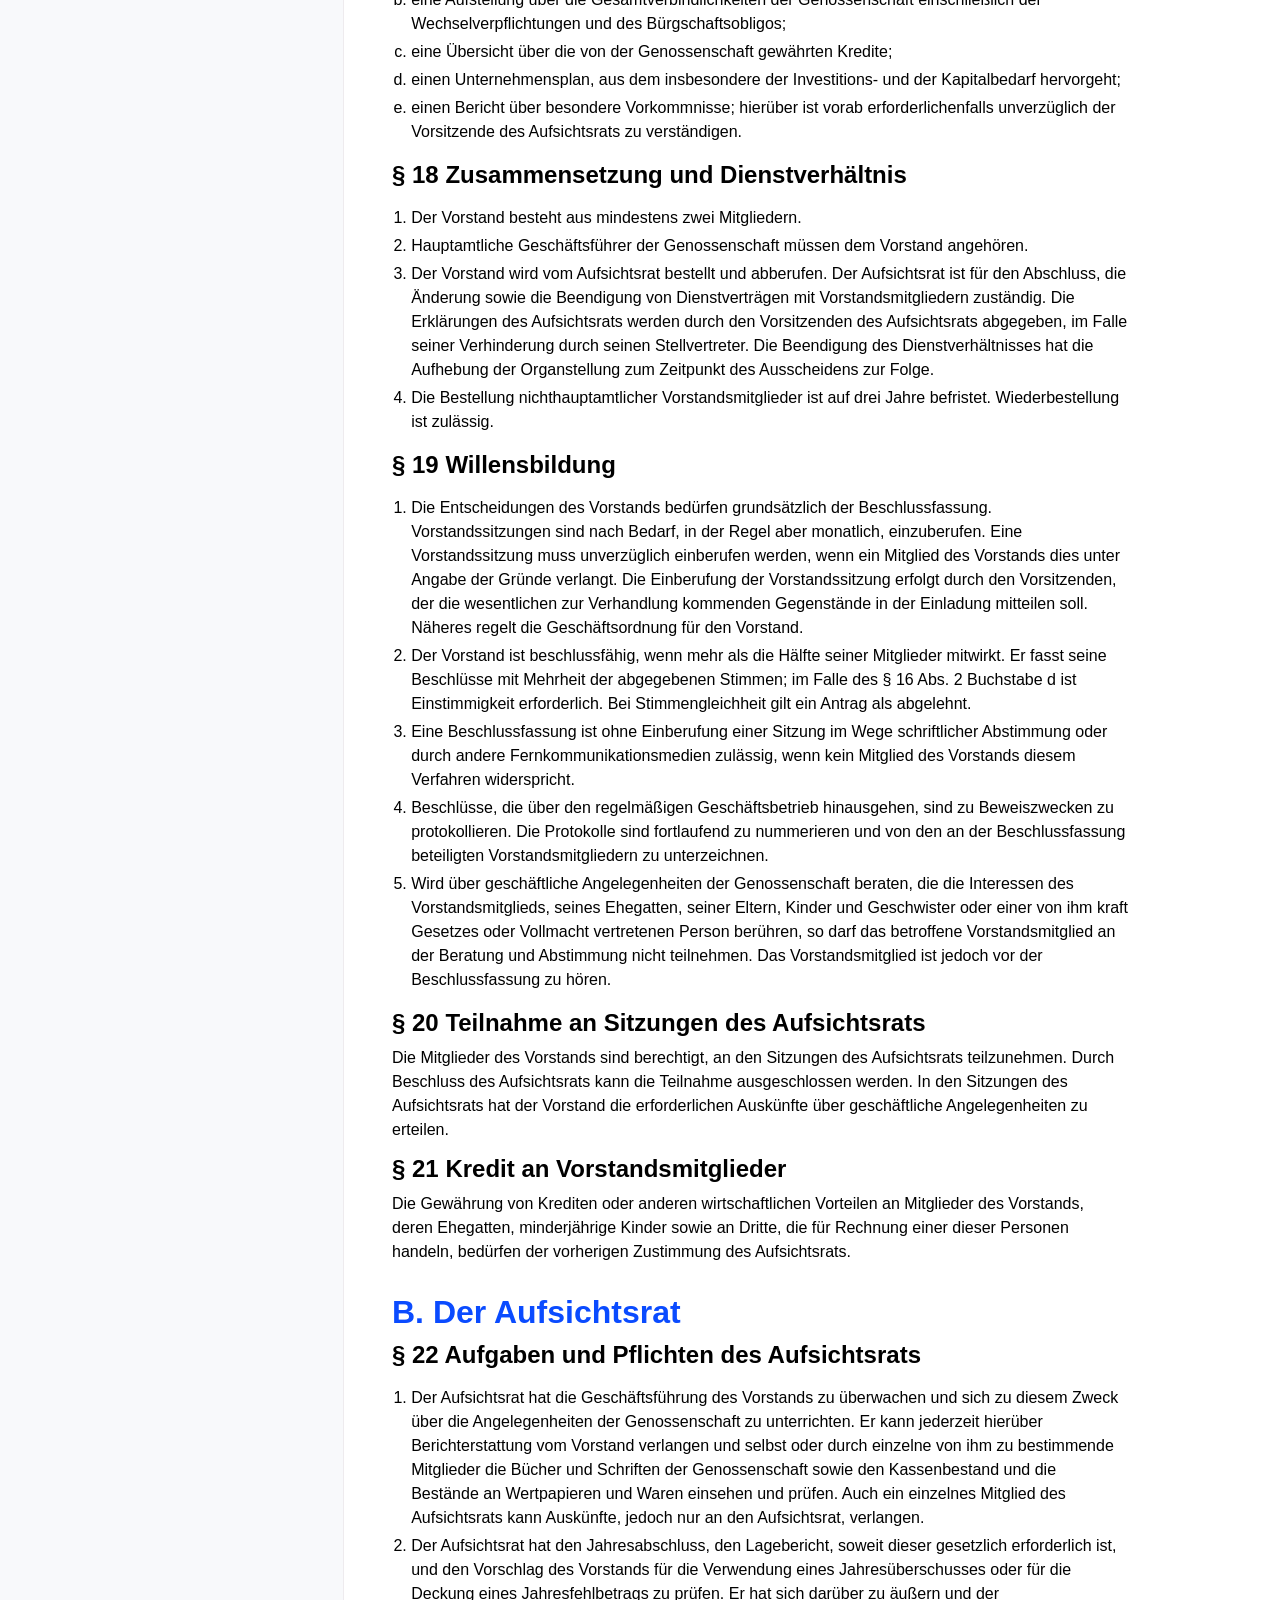
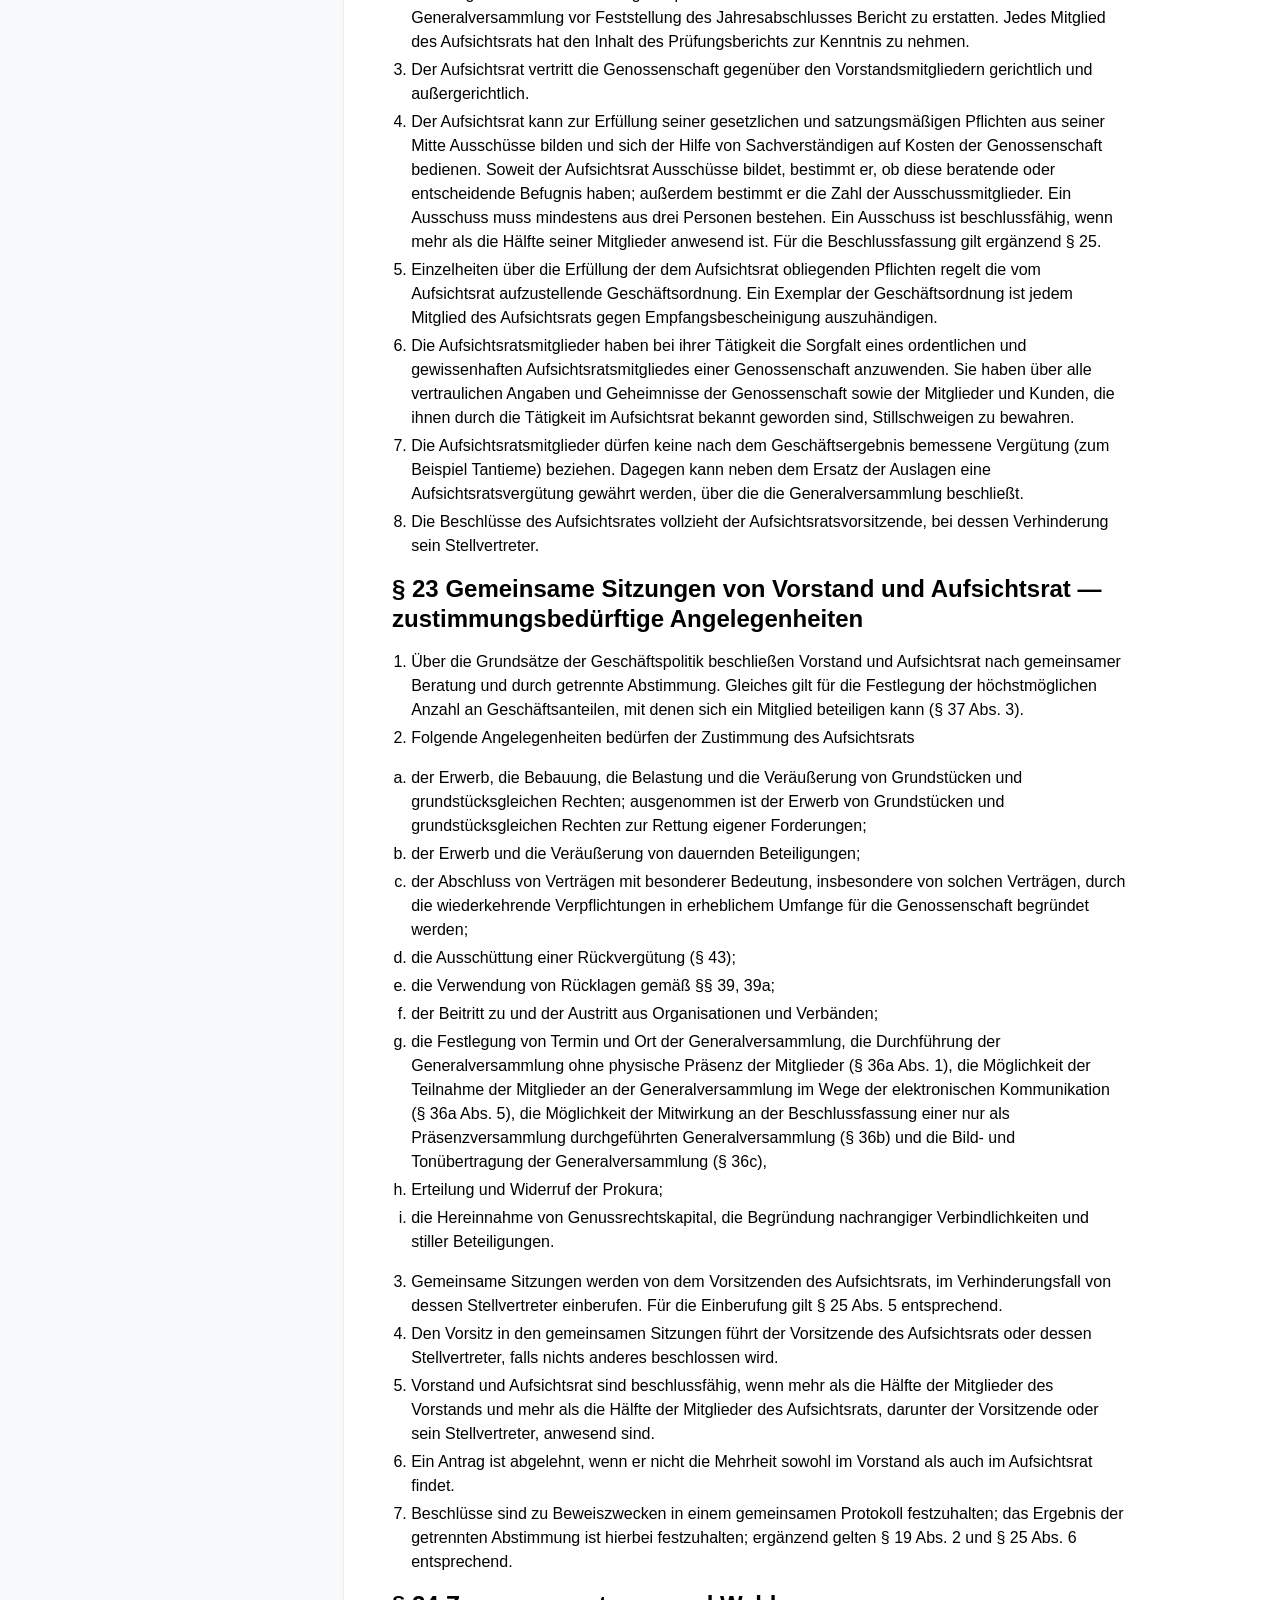
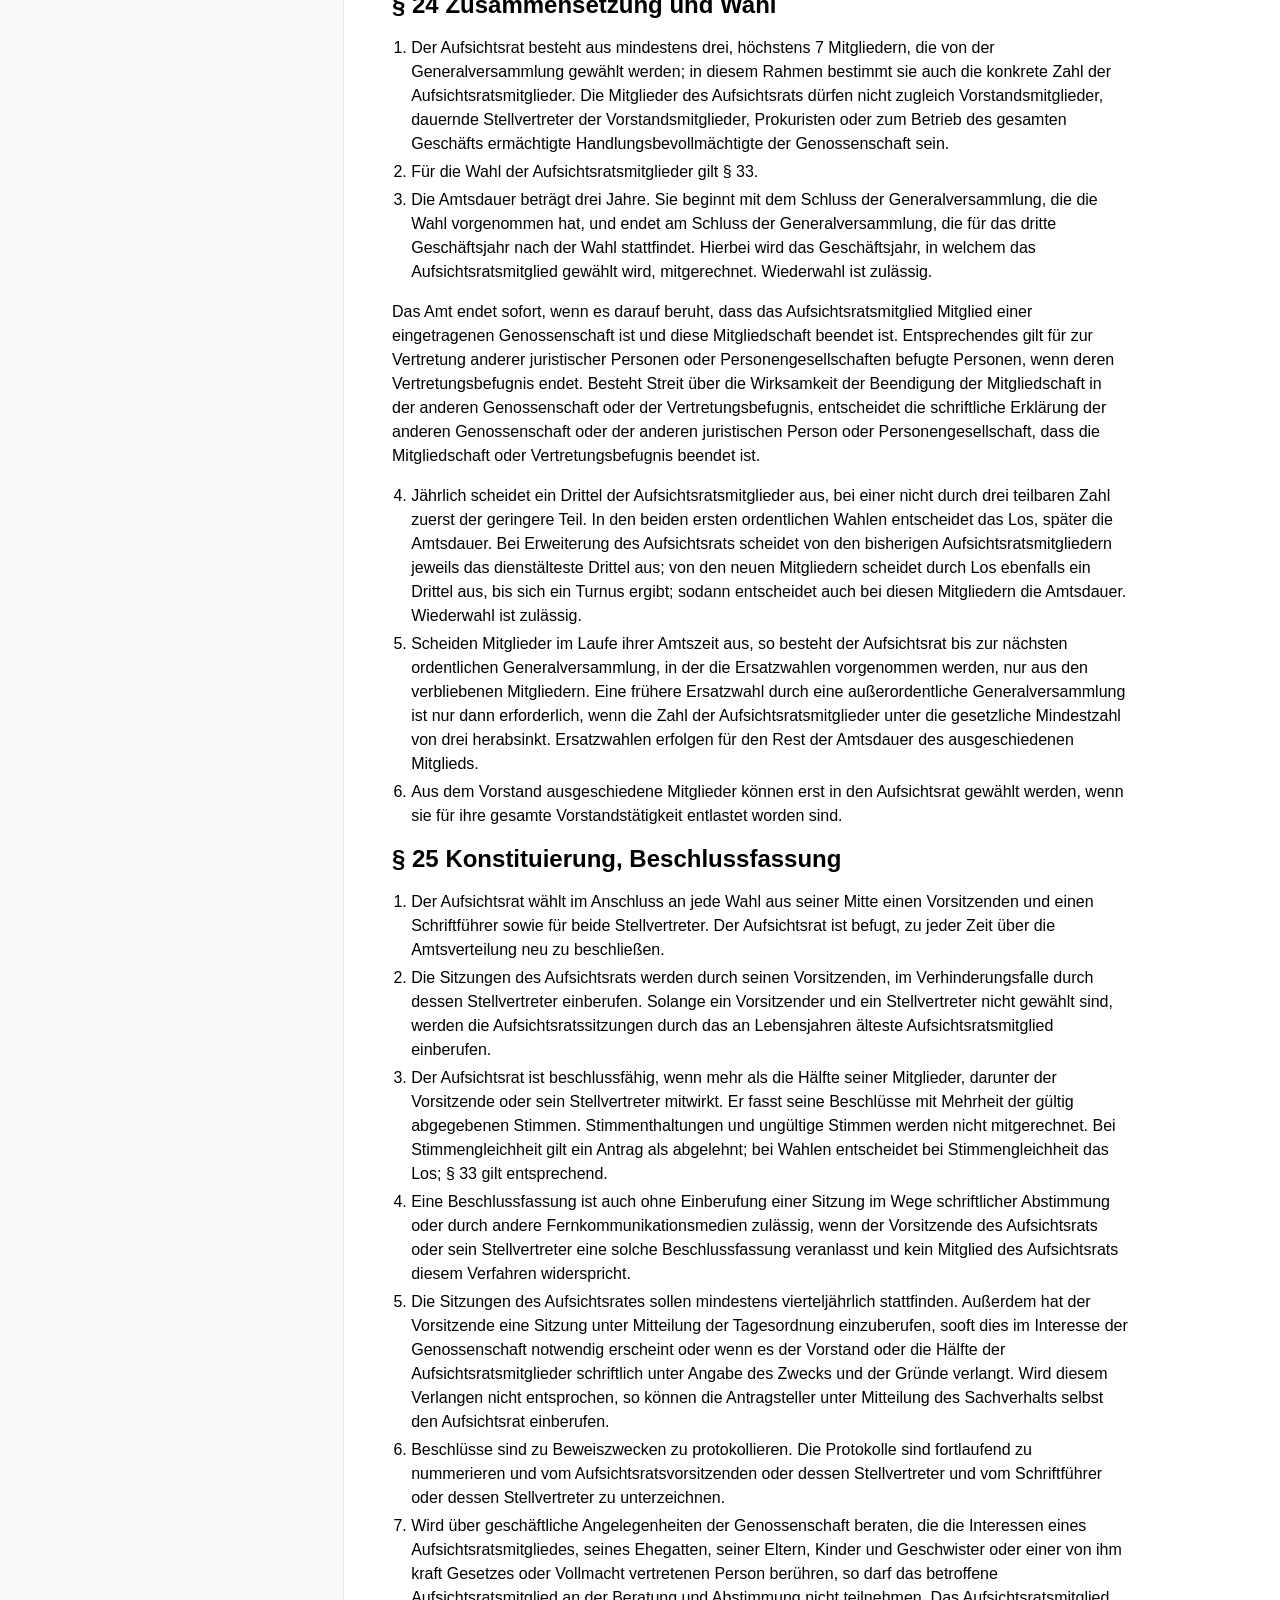
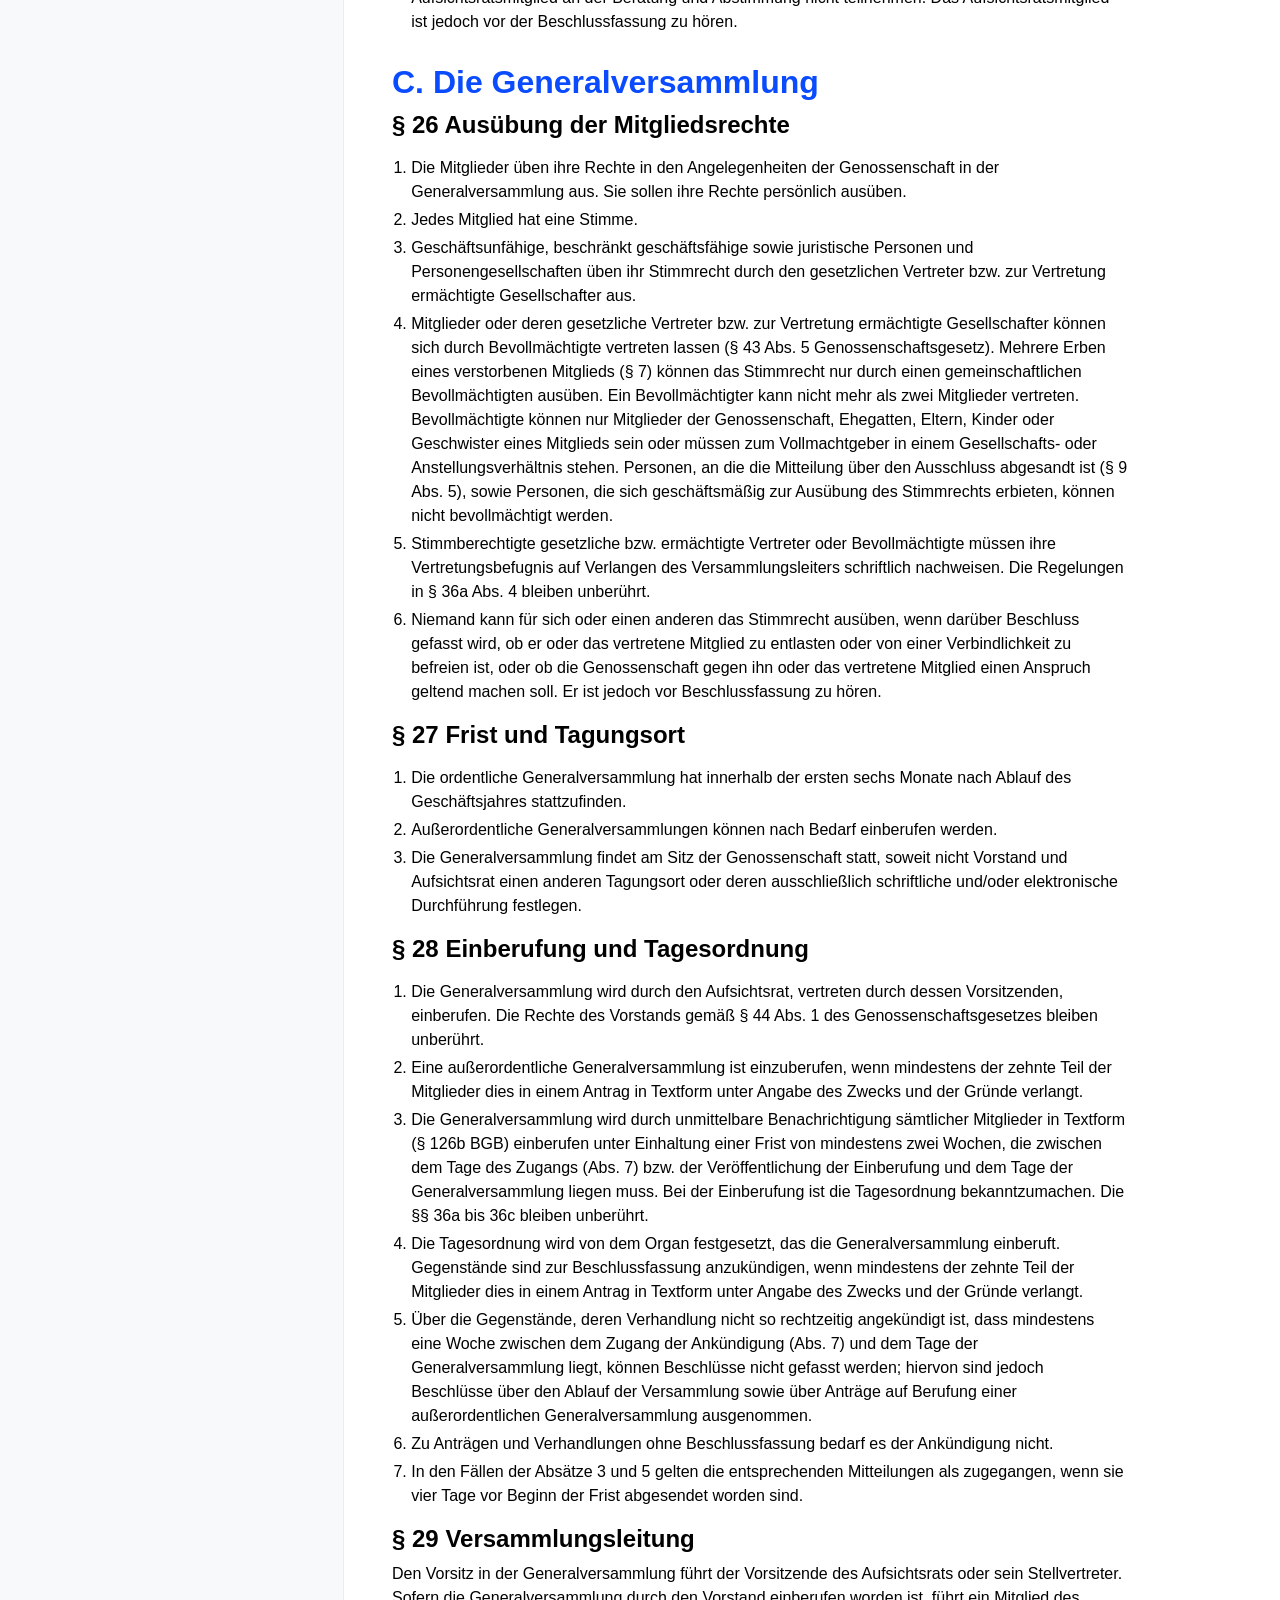
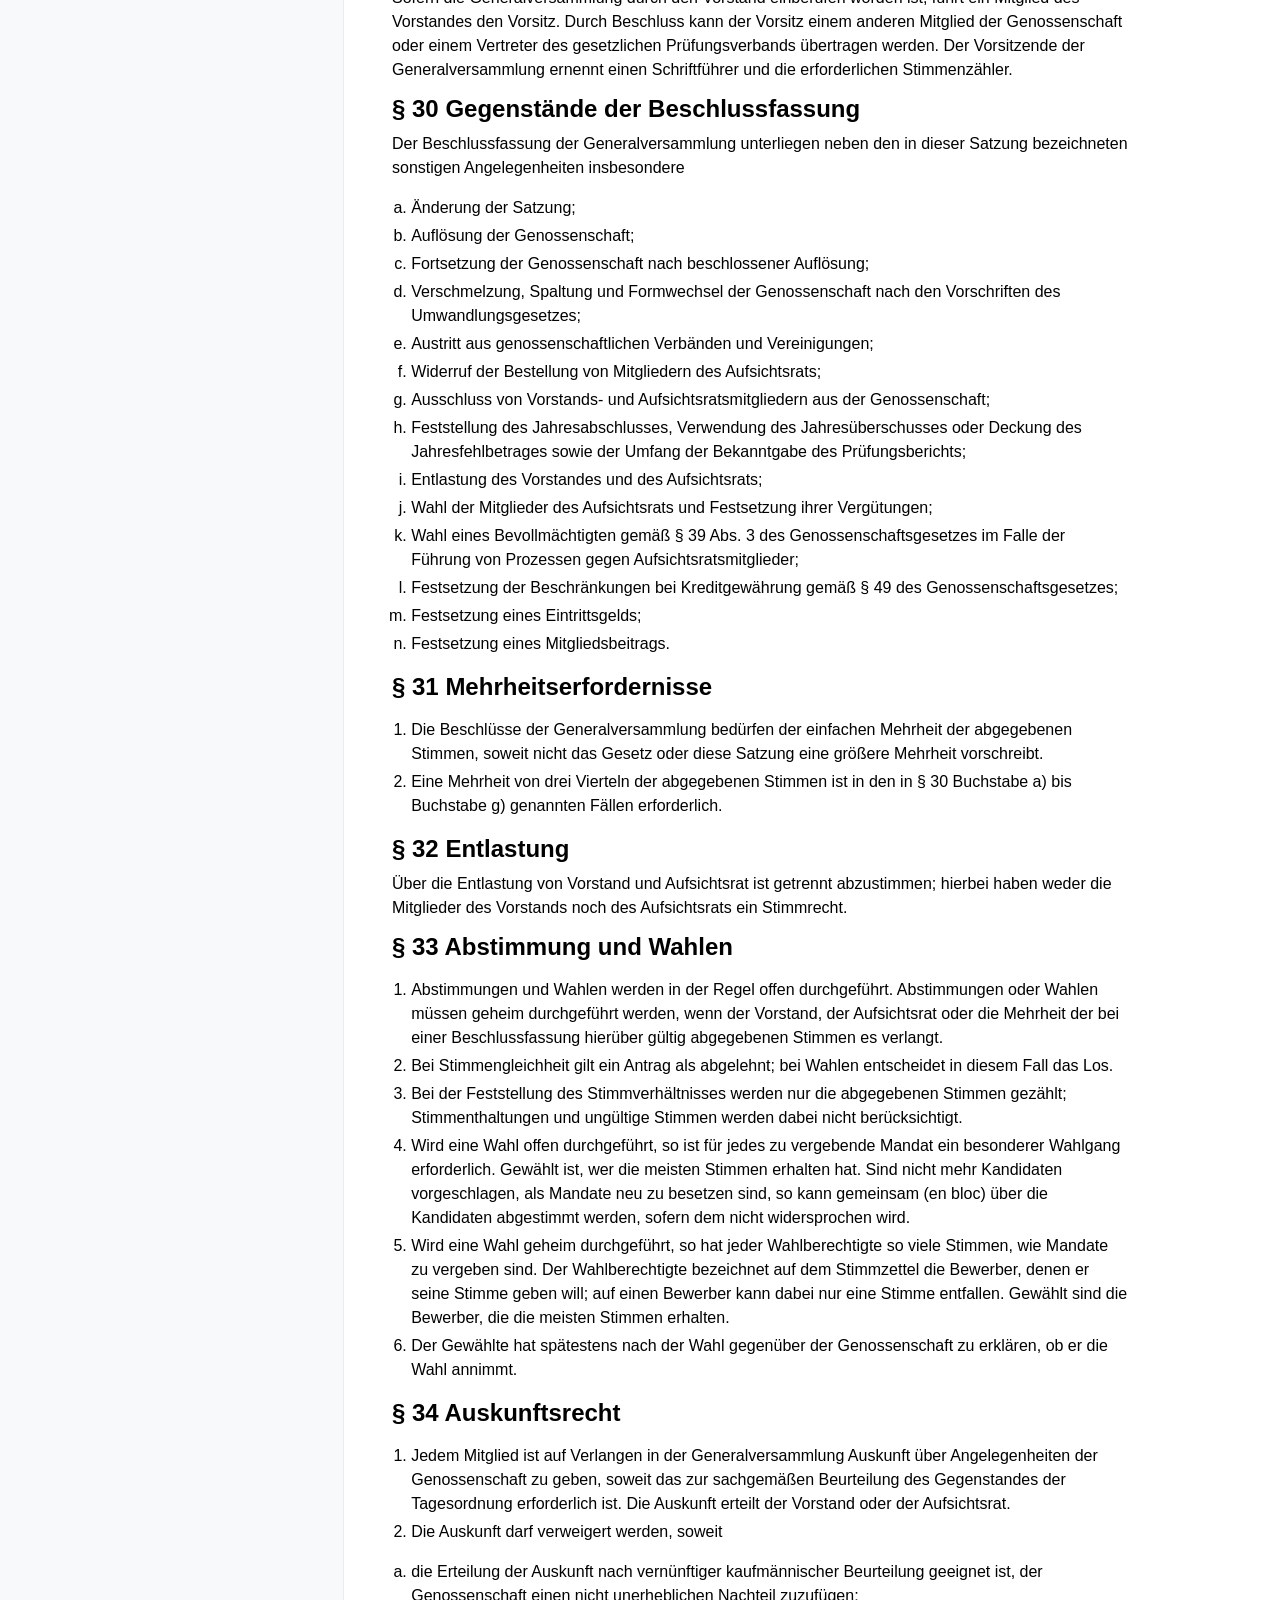
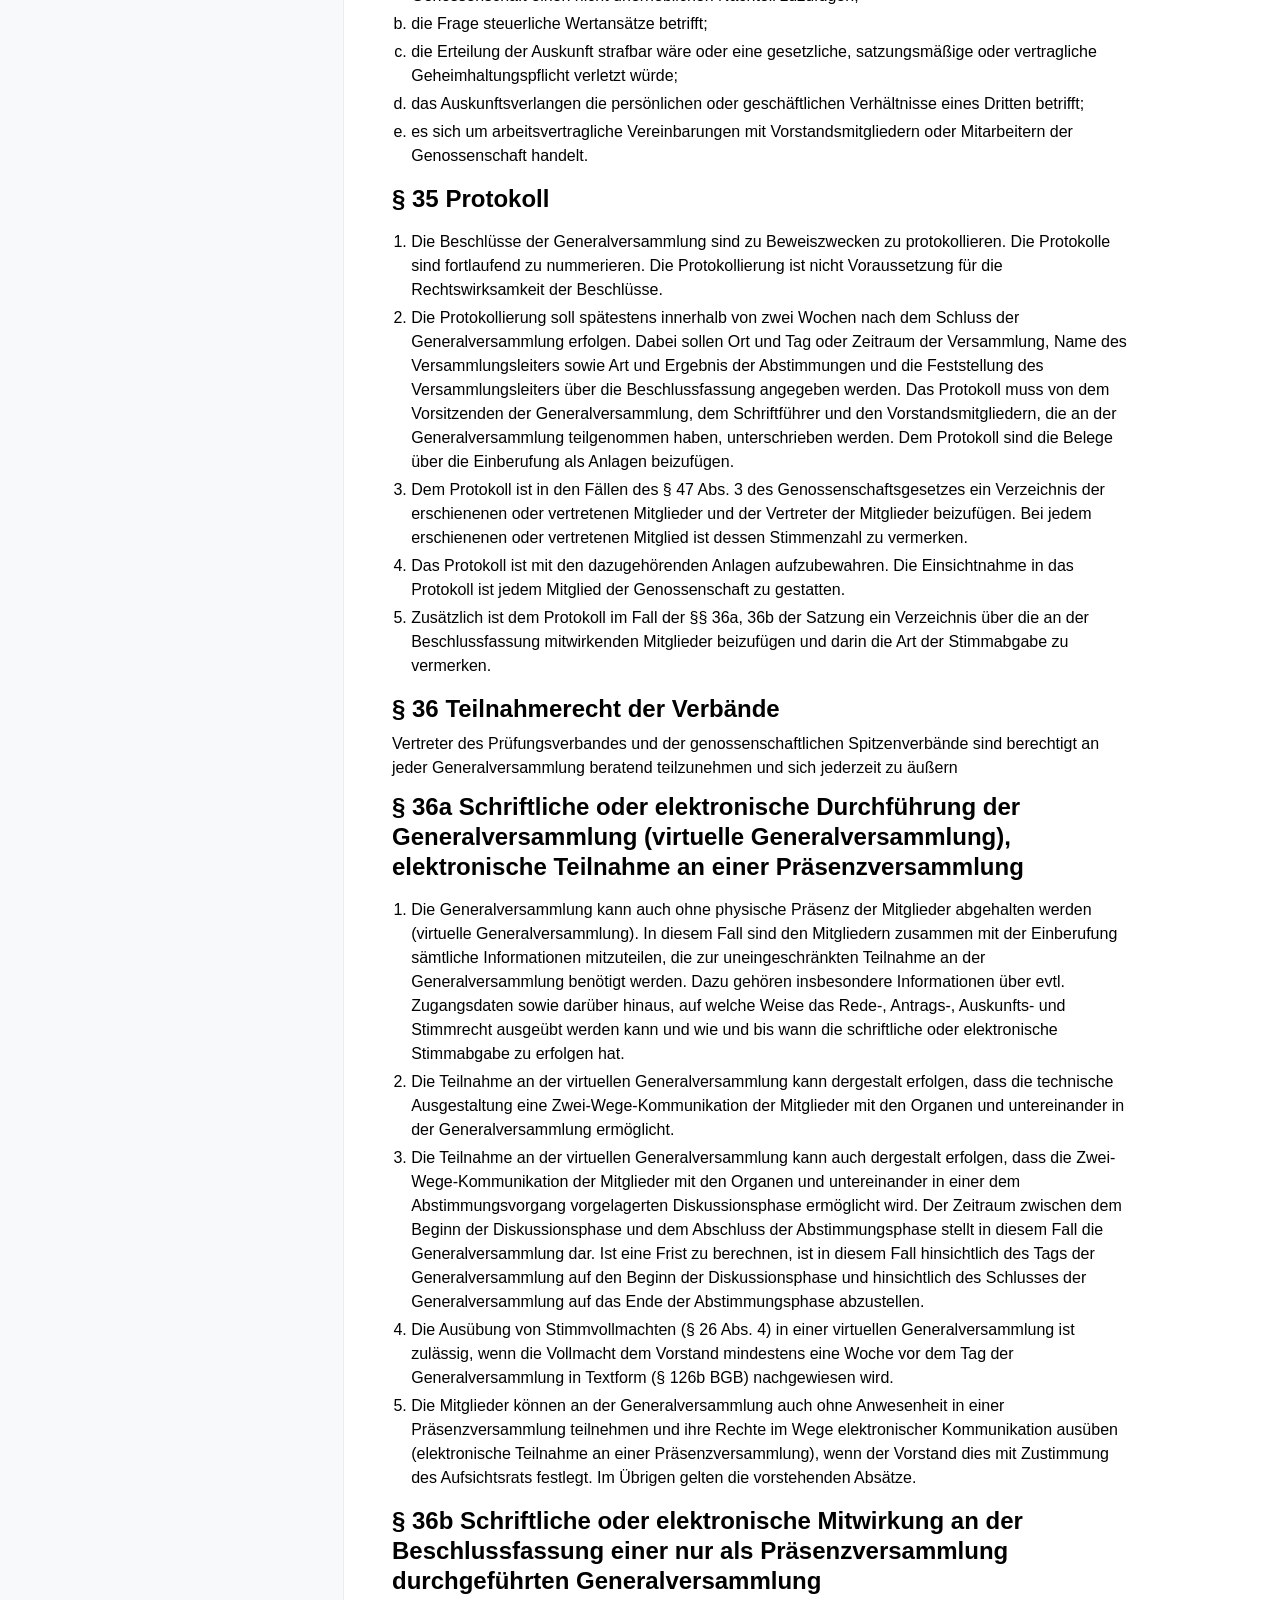
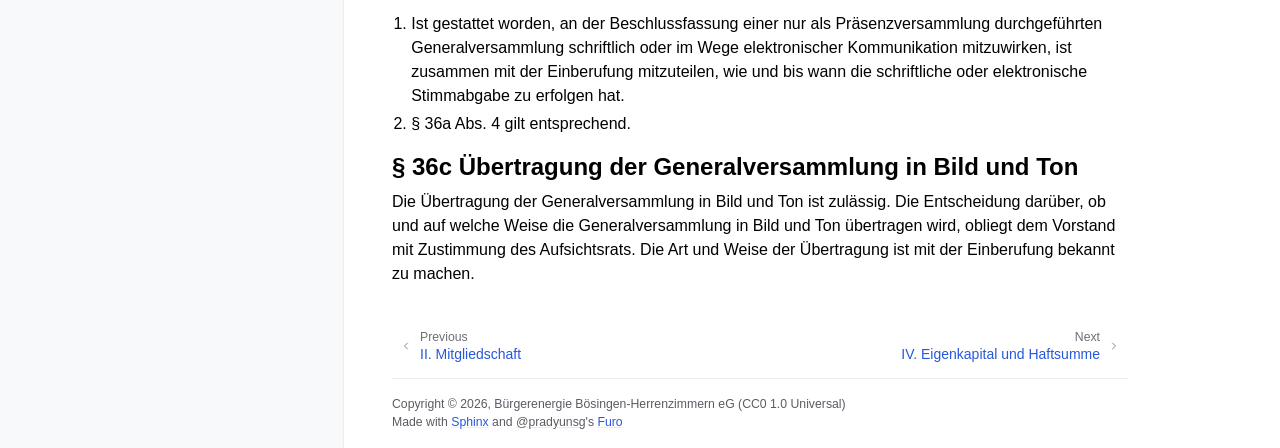
<file: satzung/03-organe.html>
<!doctype html>
<html class="no-js" lang="de" data-content_root="../">
  <head><meta charset="utf-8">
    <meta name="viewport" content="width=device-width,initial-scale=1">
    <meta name="color-scheme" content="light dark"><meta name="viewport" content="width=device-width, initial-scale=1" />
<link rel="index" title="Stichwortverzeichnis" href="../genindex.html"><link rel="search" title="Suche" href="../search.html"><link rel="next" title="IV. Eigenkapital und Haftsumme" href="04-eigenkapital.html"><link rel="prev" title="II. Mitgliedschaft" href="02-mitgliedschaft.html">

    <!-- Generated with Sphinx 9.1.0 and Furo 2025.12.19 -->
        <title>III. Organe der Genossenschaft - Bürgerenergie Bösingen-Herrenzimmern eG — Satzung</title>
      <link rel="stylesheet" type="text/css" href="../_static/pygments.css?v=d111a655" />
    <link rel="stylesheet" type="text/css" href="../_static/styles/furo.css?v=7bdb33bb" />
    <link rel="stylesheet" type="text/css" href="../_static/styles/furo-extensions.css?v=8dab3a3b" />
    <link rel="stylesheet" type="text/css" href="../_static/css/beg.css?v=684456c3" />
    
    


<style>
  body {
    --color-code-background: #f2f2f2;
  --color-code-foreground: #1e1e1e;
  
  }
  @media not print {
    body[data-theme="dark"] {
      --color-code-background: #202020;
  --color-code-foreground: #d0d0d0;
  
    }
    @media (prefers-color-scheme: dark) {
      body:not([data-theme="light"]) {
        --color-code-background: #202020;
  --color-code-foreground: #d0d0d0;
  
      }
    }
  }
</style></head>
  <body>
    
    <script>
      document.body.dataset.theme = localStorage.getItem("theme") || "auto";
    </script>
    

<svg xmlns="http://www.w3.org/2000/svg" style="display: none;">
  <symbol id="svg-toc" viewBox="0 0 24 24">
    <title>Contents</title>
    <svg stroke="currentColor" fill="currentColor" stroke-width="0" viewBox="0 0 1024 1024">
      <path d="M408 442h480c4.4 0 8-3.6 8-8v-56c0-4.4-3.6-8-8-8H408c-4.4 0-8 3.6-8 8v56c0 4.4 3.6 8 8 8zm-8 204c0 4.4 3.6 8 8 8h480c4.4 0 8-3.6 8-8v-56c0-4.4-3.6-8-8-8H408c-4.4 0-8 3.6-8 8v56zm504-486H120c-4.4 0-8 3.6-8 8v56c0 4.4 3.6 8 8 8h784c4.4 0 8-3.6 8-8v-56c0-4.4-3.6-8-8-8zm0 632H120c-4.4 0-8 3.6-8 8v56c0 4.4 3.6 8 8 8h784c4.4 0 8-3.6 8-8v-56c0-4.4-3.6-8-8-8zM115.4 518.9L271.7 642c5.8 4.6 14.4.5 14.4-6.9V388.9c0-7.4-8.5-11.5-14.4-6.9L115.4 505.1a8.74 8.74 0 0 0 0 13.8z"/>
    </svg>
  </symbol>
  <symbol id="svg-menu" viewBox="0 0 24 24">
    <title>Menu</title>
    <svg xmlns="http://www.w3.org/2000/svg" viewBox="0 0 24 24" fill="none" stroke="currentColor"
      stroke-width="2" stroke-linecap="round" stroke-linejoin="round" class="feather-menu">
      <line x1="3" y1="12" x2="21" y2="12"></line>
      <line x1="3" y1="6" x2="21" y2="6"></line>
      <line x1="3" y1="18" x2="21" y2="18"></line>
    </svg>
  </symbol>
  <symbol id="svg-arrow-right" viewBox="0 0 24 24">
    <title>Expand</title>
    <svg xmlns="http://www.w3.org/2000/svg" viewBox="0 0 24 24" fill="none" stroke="currentColor"
      stroke-width="2" stroke-linecap="round" stroke-linejoin="round" class="feather-chevron-right">
      <polyline points="9 18 15 12 9 6"></polyline>
    </svg>
  </symbol>
  <symbol id="svg-sun" viewBox="0 0 24 24">
    <title>Light mode</title>
    <svg xmlns="http://www.w3.org/2000/svg" viewBox="0 0 24 24" fill="none" stroke="currentColor"
      stroke-width="1" stroke-linecap="round" stroke-linejoin="round" class="feather-sun">
      <circle cx="12" cy="12" r="5"></circle>
      <line x1="12" y1="1" x2="12" y2="3"></line>
      <line x1="12" y1="21" x2="12" y2="23"></line>
      <line x1="4.22" y1="4.22" x2="5.64" y2="5.64"></line>
      <line x1="18.36" y1="18.36" x2="19.78" y2="19.78"></line>
      <line x1="1" y1="12" x2="3" y2="12"></line>
      <line x1="21" y1="12" x2="23" y2="12"></line>
      <line x1="4.22" y1="19.78" x2="5.64" y2="18.36"></line>
      <line x1="18.36" y1="5.64" x2="19.78" y2="4.22"></line>
    </svg>
  </symbol>
  <symbol id="svg-moon" viewBox="0 0 24 24">
    <title>Dark mode</title>
    <svg xmlns="http://www.w3.org/2000/svg" viewBox="0 0 24 24" fill="none" stroke="currentColor"
      stroke-width="1" stroke-linecap="round" stroke-linejoin="round" class="icon-tabler-moon">
      <path stroke="none" d="M0 0h24v24H0z" fill="none" />
      <path d="M12 3c.132 0 .263 0 .393 0a7.5 7.5 0 0 0 7.92 12.446a9 9 0 1 1 -8.313 -12.454z" />
    </svg>
  </symbol>
  <symbol id="svg-sun-with-moon" viewBox="0 0 24 24">
    <title>Auto light/dark, in light mode</title>
    <svg xmlns="http://www.w3.org/2000/svg" viewBox="0 0 24 24" fill="none" stroke="currentColor"
      stroke-width="1" stroke-linecap="round" stroke-linejoin="round"
      class="icon-custom-derived-from-feather-sun-and-tabler-moon">
      <path style="opacity: 50%" d="M 5.411 14.504 C 5.471 14.504 5.532 14.504 5.591 14.504 C 3.639 16.319 4.383 19.569 6.931 20.352 C 7.693 20.586 8.512 20.551 9.25 20.252 C 8.023 23.207 4.056 23.725 2.11 21.184 C 0.166 18.642 1.702 14.949 4.874 14.536 C 5.051 14.512 5.231 14.5 5.411 14.5 L 5.411 14.504 Z"/>
      <line x1="14.5" y1="3.25" x2="14.5" y2="1.25"/>
      <line x1="14.5" y1="15.85" x2="14.5" y2="17.85"/>
      <line x1="10.044" y1="5.094" x2="8.63" y2="3.68"/>
      <line x1="19" y1="14.05" x2="20.414" y2="15.464"/>
      <line x1="8.2" y1="9.55" x2="6.2" y2="9.55"/>
      <line x1="20.8" y1="9.55" x2="22.8" y2="9.55"/>
      <line x1="10.044" y1="14.006" x2="8.63" y2="15.42"/>
      <line x1="19" y1="5.05" x2="20.414" y2="3.636"/>
      <circle cx="14.5" cy="9.55" r="3.6"/>
    </svg>
  </symbol>
  <symbol id="svg-moon-with-sun" viewBox="0 0 24 24">
    <title>Auto light/dark, in dark mode</title>
    <svg xmlns="http://www.w3.org/2000/svg" viewBox="0 0 24 24" fill="none" stroke="currentColor"
      stroke-width="1" stroke-linecap="round" stroke-linejoin="round"
      class="icon-custom-derived-from-feather-sun-and-tabler-moon">
      <path d="M 8.282 7.007 C 8.385 7.007 8.494 7.007 8.595 7.007 C 5.18 10.184 6.481 15.869 10.942 17.24 C 12.275 17.648 13.706 17.589 15 17.066 C 12.851 22.236 5.91 23.143 2.505 18.696 C -0.897 14.249 1.791 7.786 7.342 7.063 C 7.652 7.021 7.965 7 8.282 7 L 8.282 7.007 Z"/>
      <line style="opacity: 50%" x1="18" y1="3.705" x2="18" y2="2.5"/>
      <line style="opacity: 50%" x1="18" y1="11.295" x2="18" y2="12.5"/>
      <line style="opacity: 50%" x1="15.316" y1="4.816" x2="14.464" y2="3.964"/>
      <line style="opacity: 50%" x1="20.711" y1="10.212" x2="21.563" y2="11.063"/>
      <line style="opacity: 50%" x1="14.205" y1="7.5" x2="13.001" y2="7.5"/>
      <line style="opacity: 50%" x1="21.795" y1="7.5" x2="23" y2="7.5"/>
      <line style="opacity: 50%" x1="15.316" y1="10.184" x2="14.464" y2="11.036"/>
      <line style="opacity: 50%" x1="20.711" y1="4.789" x2="21.563" y2="3.937"/>
      <circle style="opacity: 50%" cx="18" cy="7.5" r="2.169"/>
    </svg>
  </symbol>
  <symbol id="svg-pencil" viewBox="0 0 24 24">
    <svg xmlns="http://www.w3.org/2000/svg" viewBox="0 0 24 24" fill="none" stroke="currentColor"
      stroke-width="1" stroke-linecap="round" stroke-linejoin="round" class="icon-tabler-pencil-code">
      <path d="M4 20h4l10.5 -10.5a2.828 2.828 0 1 0 -4 -4l-10.5 10.5v4" />
      <path d="M13.5 6.5l4 4" />
      <path d="M20 21l2 -2l-2 -2" />
      <path d="M17 17l-2 2l2 2" />
    </svg>
  </symbol>
  <symbol id="svg-eye" viewBox="0 0 24 24">
    <svg xmlns="http://www.w3.org/2000/svg" viewBox="0 0 24 24" fill="none" stroke="currentColor"
      stroke-width="1" stroke-linecap="round" stroke-linejoin="round" class="icon-tabler-eye-code">
      <path stroke="none" d="M0 0h24v24H0z" fill="none" />
      <path d="M10 12a2 2 0 1 0 4 0a2 2 0 0 0 -4 0" />
      <path
        d="M11.11 17.958c-3.209 -.307 -5.91 -2.293 -8.11 -5.958c2.4 -4 5.4 -6 9 -6c3.6 0 6.6 2 9 6c-.21 .352 -.427 .688 -.647 1.008" />
      <path d="M20 21l2 -2l-2 -2" />
      <path d="M17 17l-2 2l2 2" />
    </svg>
  </symbol>
</svg>

<input type="checkbox" class="sidebar-toggle" name="__navigation" id="__navigation" aria-label="Toggle site navigation sidebar">
<input type="checkbox" class="sidebar-toggle" name="__toc" id="__toc" aria-label="Toggle table of contents sidebar">
<label class="overlay sidebar-overlay" for="__navigation"></label>
<label class="overlay toc-overlay" for="__toc"></label>

<a class="skip-to-content muted-link" href="#furo-main-content">Skip to content</a>



<div class="page">
  <header class="mobile-header">
    <div class="header-left">
      <label class="nav-overlay-icon" for="__navigation">
        <span class="icon"><svg><use href="#svg-menu"></use></svg></span>
      </label>
    </div>
    <div class="header-center">
      <a href="../index.html"><div class="brand">Bürgerenergie Bösingen-Herrenzimmern eG — Satzung</div></a>
    </div>
    <div class="header-right">
      <div class="theme-toggle-container theme-toggle-header">
        <button class="theme-toggle" aria-label="Toggle Light / Dark / Auto color theme">
          <svg class="theme-icon-when-auto-light"><use href="#svg-sun-with-moon"></use></svg>
          <svg class="theme-icon-when-auto-dark"><use href="#svg-moon-with-sun"></use></svg>
          <svg class="theme-icon-when-dark"><use href="#svg-moon"></use></svg>
          <svg class="theme-icon-when-light"><use href="#svg-sun"></use></svg>
        </button>
      </div>
      <label class="toc-overlay-icon toc-header-icon" for="__toc">
        <span class="icon"><svg><use href="#svg-toc"></use></svg></span>
      </label>
    </div>
  </header>
  <aside class="sidebar-drawer">
    <div class="sidebar-container">
      
      <div class="sidebar-sticky"><a class="sidebar-brand" href="../index.html">
  
  <span class="sidebar-brand-text">Bürgerenergie Bösingen-Herrenzimmern eG — Satzung</span>
  
</a><form class="sidebar-search-container" method="get" action="../search.html" role="search">
  <input class="sidebar-search" placeholder="Suche" name="q" aria-label="Suche">
  <input type="hidden" name="check_keywords" value="yes">
  <input type="hidden" name="area" value="default">
</form>
<div id="searchbox"></div><div class="sidebar-scroll"><div class="sidebar-tree">
  <p class="caption" role="heading"><span class="caption-text">Satzung</span></p>
<ul class="current">
<li class="toctree-l1 current has-children"><a class="reference internal" href="index.html">Satzung</a><input aria-label="Toggle navigation of Satzung" checked="" class="toctree-checkbox" id="toctree-checkbox-1" name="toctree-checkbox-1" role="switch" type="checkbox"/><label for="toctree-checkbox-1"><span class="icon"><svg><use href="#svg-arrow-right"></use></svg></span></label><ul class="current">
<li class="toctree-l2"><a class="reference internal" href="01-firma-zweck.html">I. Firma, Sitz, Zweck und Gegenstand des Unternehmens</a></li>
<li class="toctree-l2"><a class="reference internal" href="02-mitgliedschaft.html">II. Mitgliedschaft</a></li>
<li class="toctree-l2 current current-page"><a class="current reference internal" href="#">III. Organe der Genossenschaft</a></li>
<li class="toctree-l2"><a class="reference internal" href="04-eigenkapital.html">IV. Eigenkapital und Haftsumme</a></li>
<li class="toctree-l2"><a class="reference internal" href="05-rechnungswesen.html">V. Rechnungswesen</a></li>
<li class="toctree-l2"><a class="reference internal" href="06-liquidation.html">VI. Liquidation</a></li>
<li class="toctree-l2"><a class="reference internal" href="07-bekanntmachungen.html">VII. Bekanntmachungen</a></li>
<li class="toctree-l2"><a class="reference internal" href="08-gerichtsstand.html">VIII. Gerichtsstand</a></li>
</ul>
</li>
</ul>
<p class="caption" role="heading"><span class="caption-text">Beschlüsse</span></p>
<ul>
<li class="toctree-l1"><a class="reference internal" href="../beschluesse/index.html">Beschlüsse</a></li>
</ul>
<p class="caption" role="heading"><span class="caption-text">Anhang</span></p>
<ul>
<li class="toctree-l1"><a class="reference internal" href="../changelog.html">Changelog</a></li>
</ul>

</div>
</div>

      </div>
      
    </div>
  </aside>
  <div class="main">
    <div class="content">
      <div class="article-container">
        <a href="#" class="back-to-top muted-link">
          <svg xmlns="http://www.w3.org/2000/svg" viewBox="0 0 24 24">
            <path d="M13 20h-2V8l-5.5 5.5-1.42-1.42L12 4.16l7.92 7.92-1.42 1.42L13 8v12z"></path>
          </svg>
          <span>Back to top</span>
        </a>
        <div class="content-icon-container">
          <div class="view-this-page">
  <a class="muted-link" href="https://github.com/beg-bhz/BEG-BHZ-Satzung/blob/main/satzung/03-organe.rst?plain=true" title="View this page">
    <svg><use href="#svg-eye"></use></svg>
    <span class="visually-hidden">View this page</span>
  </a>
</div><div class="edit-this-page">
  <a class="muted-link" href="https://github.com/beg-bhz/BEG-BHZ-Satzung/edit/main/satzung/03-organe.rst" rel="edit" title="Edit this page">
    <svg><use href="#svg-pencil"></use></svg>
    <span class="visually-hidden">Edit this page</span>
  </a>
</div><div class="theme-toggle-container theme-toggle-content">
            <button class="theme-toggle" aria-label="Toggle Light / Dark / Auto color theme">
              <svg class="theme-icon-when-auto-light"><use href="#svg-sun-with-moon"></use></svg>
              <svg class="theme-icon-when-auto-dark"><use href="#svg-moon-with-sun"></use></svg>
              <svg class="theme-icon-when-dark"><use href="#svg-moon"></use></svg>
              <svg class="theme-icon-when-light"><use href="#svg-sun"></use></svg>
            </button>
          </div>
          <label class="toc-overlay-icon toc-content-icon" for="__toc">
            <span class="icon"><svg><use href="#svg-toc"></use></svg></span>
          </label>
        </div>
        <article role="main" id="furo-main-content">
          <section id="iii-organe-der-genossenschaft">
<h1>III. Organe der Genossenschaft<a class="headerlink" href="#iii-organe-der-genossenschaft" title="Link to this heading">¶</a></h1>
<section id="organe-der-genossenschaft">
<h2>§ 13 Organe der Genossenschaft<a class="headerlink" href="#organe-der-genossenschaft" title="Link to this heading">¶</a></h2>
<p>Die Organe der Genossenschaft sind:</p>
<ol class="loweralpha simple">
<li><p>der Vorstand,</p></li>
<li><p>der Aufsichtsrat,</p></li>
<li><p>die Generalversammlung.</p></li>
</ol>
</section>
<section id="a-der-vorstand">
<h2>A. Der Vorstand<a class="headerlink" href="#a-der-vorstand" title="Link to this heading">¶</a></h2>
<section id="leitung-der-genossenschaft">
<h3>§ 14 Leitung der Genossenschaft<a class="headerlink" href="#leitung-der-genossenschaft" title="Link to this heading">¶</a></h3>
<ol class="arabic simple">
<li><p>Der Vorstand leitet die Genossenschaft in eigener Verantwortung.</p></li>
<li><p>Der Vorstand führt die Geschäfte der Genossenschaft gemäß den Vorschriften der Gesetze, insbesondere des Genossenschaftsgesetzes, der Satzung und der Geschäftsordnung für den Vorstand.</p></li>
<li><p>Der Vorstand vertritt die Genossenschaft gerichtlich und außergerichtlich nach Maßgabe des § 15.</p></li>
</ol>
</section>
<section id="vertretung">
<h3>§ 15 Vertretung<a class="headerlink" href="#vertretung" title="Link to this heading">¶</a></h3>
<ol class="arabic simple">
<li><p>Die Genossenschaft wird durch zwei Vorstandsmitglieder oder durch ein Vorstandsmitglied in Gemeinschaft mit einem Prokuristen gesetzlich vertreten. Der Aufsichtsrat kann einzelne oder alle Vorstandsmitglieder von dem Verbot der Mehrvertretung des § 181 Alternative 2 BGB befreien, ihnen also die Befugnis erteilen, bei allen Rechtshandlungen, welche die Genossen-schaft mit oder gegenüber Dritten vornimmt, zugleich als Vertreter Dritter zu handeln.</p></li>
<li><p>Die Erteilung von Prokura, Handlungsvollmacht und sonstigen Vollmachten zur rechtsgeschäftlichen Vertretung ist zulässig. Näheres regelt die Geschäftsordnung für den Vorstand.</p></li>
</ol>
</section>
<section id="aufgaben-und-pflichten-des-vorstands">
<h3>§ 16 Aufgaben und Pflichten des Vorstands<a class="headerlink" href="#aufgaben-und-pflichten-des-vorstands" title="Link to this heading">¶</a></h3>
<ol class="arabic simple">
<li><p>Die Vorstandsmitglieder haben bei ihrer Geschäftsführung die Sorgfalt eines ordentlichen und gewissenhaften Geschäftsleiters einer Genossenschaft anzuwenden. Über vertrauliche Angaben und Geheimnisse, namentlich Betriebs- und Geschäftsgeheimnisse, die ihnen durch die Tätigkeit im Vorstand bekannt geworden sind, haben sie Stillschweigen zu bewahren.</p></li>
<li><p>Der Vorstand hat insbesondere</p></li>
</ol>
<ol class="loweralpha simple">
<li><p>die Geschäfte entsprechend Zweck und Gegenstand der Genossenschaft ordnungsgemäß zu führen;</p></li>
<li><p>die für den ordnungsgemäßen Geschäftsbetrieb notwendigen personellen und sachlichen Maßnahmen rechtzeitig zu planen und durchzuführen;</p></li>
<li><p>sicherzustellen, dass Lieferungen und Leistungen ordnungsgemäß erbracht und die Mitglieder sachgemäß betreut werden;</p></li>
<li><p>eine Geschäftsordnung nach Anhörung des Aufsichtsrats aufzustellen, die vom Vorstand einstimmig zu beschließen und von allen Vorstandsmitgliedern zu unterzeichnen ist;</p></li>
<li><p>für eine ordnungsgemäße Buchführung und ein zweckdienliches Rechnungswesen zu sorgen;</p></li>
<li><p>spätestens innerhalb von fünf Monaten nach Ende des Geschäftsjahres den Jahresabschluss und Lagebericht, soweit dieser gesetzlich erforderlich ist, aufzustellen, dem Aufsichtsrat unverzüglich und sodann mit dessen Bemerkungen der Generalversammlung zur Feststellung des Jahresabschlusses vorzulegen;</p></li>
<li><p>über die Zulassung des Mitgliedschaftserwerbs und über die Beteiligung mit weiteren Geschäftsanteilen zu entscheiden, die Mitgliederliste nach Maßgabe des Genossenschaftsgesetzes zu führen sowie für die ihm nach Genossenschaftsgesetz obliegenden Anmeldungen und Anzeigen Sorge zu tragen.</p></li>
</ol>
</section>
<section id="berichterstattung-gegenuber-dem-aufsichtsrat">
<h3>§ 17 Berichterstattung gegenüber dem Aufsichtsrat<a class="headerlink" href="#berichterstattung-gegenuber-dem-aufsichtsrat" title="Link to this heading">¶</a></h3>
<p>Der Vorstand hat dem Aufsichtsrat mindestens vierteljährlich, auf Verlangen auch in kürzeren Abständen, u.a. vorzulegen</p>
<ol class="loweralpha simple">
<li><p>eine Übersicht über die geschäftliche Entwicklung der Genossenschaft im abgelaufenen Zeitraum;</p></li>
<li><p>eine Aufstellung über die Gesamtverbindlichkeiten der Genossenschaft einschließlich der Wechselverpflichtungen und des Bürgschaftsobligos;</p></li>
<li><p>eine Übersicht über die von der Genossenschaft gewährten Kredite;</p></li>
<li><p>einen Unternehmensplan, aus dem insbesondere der Investitions- und der Kapitalbedarf hervorgeht;</p></li>
<li><p>einen Bericht über besondere Vorkommnisse; hierüber ist vorab erforderlichenfalls unverzüglich der Vorsitzende des Aufsichtsrats zu verständigen.</p></li>
</ol>
</section>
<section id="zusammensetzung-und-dienstverhaltnis">
<h3>§ 18 Zusammensetzung und Dienstverhältnis<a class="headerlink" href="#zusammensetzung-und-dienstverhaltnis" title="Link to this heading">¶</a></h3>
<ol class="arabic simple">
<li><p>Der Vorstand besteht aus mindestens zwei Mitgliedern.</p></li>
<li><p>Hauptamtliche Geschäftsführer der Genossenschaft müssen dem Vorstand angehören.</p></li>
<li><p>Der Vorstand wird vom Aufsichtsrat bestellt und abberufen. Der Aufsichtsrat ist für den Abschluss, die Änderung sowie die Beendigung von Dienstverträgen mit Vorstandsmitgliedern zuständig. Die Erklärungen des Aufsichtsrats werden durch den Vorsitzenden des Aufsichtsrats abgegeben, im Falle seiner Verhinderung durch seinen Stellvertreter. Die Beendigung des Dienstverhältnisses hat die Aufhebung der Organstellung zum Zeitpunkt des Ausscheidens zur Folge.</p></li>
<li><p>Die Bestellung nichthauptamtlicher Vorstandsmitglieder ist auf drei Jahre befristet. Wiederbestellung ist zulässig.</p></li>
</ol>
</section>
<section id="willensbildung">
<h3>§ 19 Willensbildung<a class="headerlink" href="#willensbildung" title="Link to this heading">¶</a></h3>
<ol class="arabic simple">
<li><p>Die Entscheidungen des Vorstands bedürfen grundsätzlich der Beschlussfassung. Vorstandssitzungen sind nach Bedarf, in der Regel aber monatlich, einzuberufen. Eine Vorstandssitzung muss unverzüglich einberufen werden, wenn ein Mitglied des Vorstands dies unter Angabe der Gründe verlangt. Die Einberufung der Vorstandssitzung erfolgt durch den Vorsitzenden, der die wesentlichen zur Verhandlung kommenden Gegenstände in der Einladung mitteilen soll. Näheres regelt die Geschäftsordnung für den Vorstand.</p></li>
<li><p>Der Vorstand ist beschlussfähig, wenn mehr als die Hälfte seiner Mitglieder mitwirkt. Er fasst seine Beschlüsse mit Mehrheit der abgegebenen Stimmen; im Falle des § 16 Abs. 2 Buchstabe d ist Einstimmigkeit erforderlich. Bei Stimmengleichheit gilt ein Antrag als abgelehnt.</p></li>
<li><p>Eine Beschlussfassung ist ohne Einberufung einer Sitzung im Wege schriftlicher Abstimmung oder durch andere Fernkommunikationsmedien zulässig, wenn kein Mitglied des Vorstands diesem Verfahren widerspricht.</p></li>
<li><p>Beschlüsse, die über den regelmäßigen Geschäftsbetrieb hinausgehen, sind zu Beweiszwecken zu protokollieren. Die Protokolle sind fortlaufend zu nummerieren und von den an der Beschlussfassung beteiligten Vorstandsmitgliedern zu unterzeichnen.</p></li>
<li><p>Wird über geschäftliche Angelegenheiten der Genossenschaft beraten, die die Interessen des Vorstandsmitglieds, seines Ehegatten, seiner Eltern, Kinder und Geschwister oder einer von ihm kraft Gesetzes oder Vollmacht vertretenen Person berühren, so darf das betroffene Vorstandsmitglied an der Beratung und Abstimmung nicht teilnehmen. Das Vorstandsmitglied ist jedoch vor der Beschlussfassung zu hören.</p></li>
</ol>
</section>
<section id="teilnahme-an-sitzungen-des-aufsichtsrats">
<h3>§ 20 Teilnahme an Sitzungen des Aufsichtsrats<a class="headerlink" href="#teilnahme-an-sitzungen-des-aufsichtsrats" title="Link to this heading">¶</a></h3>
<p>Die Mitglieder des Vorstands sind berechtigt, an den Sitzungen des Aufsichtsrats teilzunehmen. Durch Beschluss des Aufsichtsrats kann die Teilnahme ausgeschlossen werden. In den Sitzungen des Aufsichtsrats hat der Vorstand die erforderlichen Auskünfte über geschäftliche Angelegenheiten zu erteilen.</p>
</section>
<section id="kredit-an-vorstandsmitglieder">
<h3>§ 21 Kredit an Vorstandsmitglieder<a class="headerlink" href="#kredit-an-vorstandsmitglieder" title="Link to this heading">¶</a></h3>
<p>Die Gewährung von Krediten oder anderen wirtschaftlichen Vorteilen an Mitglieder des Vorstands, deren Ehegatten, minderjährige Kinder sowie an Dritte, die für Rechnung einer dieser Personen handeln, bedürfen der vorherigen Zustimmung des Aufsichtsrats.</p>
</section>
</section>
<section id="b-der-aufsichtsrat">
<h2>B. Der Aufsichtsrat<a class="headerlink" href="#b-der-aufsichtsrat" title="Link to this heading">¶</a></h2>
<section id="aufgaben-und-pflichten-des-aufsichtsrats">
<h3>§ 22 Aufgaben und Pflichten des Aufsichtsrats<a class="headerlink" href="#aufgaben-und-pflichten-des-aufsichtsrats" title="Link to this heading">¶</a></h3>
<ol class="arabic simple">
<li><p>Der Aufsichtsrat hat die Geschäftsführung des Vorstands zu überwachen und sich zu diesem Zweck über die Angelegenheiten der Genossenschaft zu unterrichten. Er kann jederzeit hierüber Berichterstattung vom Vorstand verlangen und selbst oder durch einzelne von ihm zu bestimmende Mitglieder die Bücher und Schriften der Genossenschaft sowie den Kassenbestand und die Bestände an Wertpapieren und Waren einsehen und prüfen. Auch ein einzelnes Mitglied des Aufsichtsrats kann Auskünfte, jedoch nur an den Aufsichtsrat, verlangen.</p></li>
<li><p>Der Aufsichtsrat hat den Jahresabschluss, den Lagebericht, soweit dieser gesetzlich erforderlich ist, und den Vorschlag des Vorstands für die Verwendung eines Jahresüberschusses oder für die Deckung eines Jahresfehlbetrags zu prüfen. Er hat sich darüber zu äußern und der Generalversammlung vor Feststellung des Jahresabschlusses Bericht zu erstatten. Jedes Mitglied des Aufsichtsrats hat den Inhalt des Prüfungsberichts zur Kenntnis zu nehmen.</p></li>
<li><p>Der Aufsichtsrat vertritt die Genossenschaft gegenüber den Vorstandsmitgliedern gerichtlich und außergerichtlich.</p></li>
<li><p>Der Aufsichtsrat kann zur Erfüllung seiner gesetzlichen und satzungsmäßigen Pflichten aus seiner Mitte Ausschüsse bilden und sich der Hilfe von Sachverständigen auf Kosten der Genossenschaft bedienen. Soweit der Aufsichtsrat Ausschüsse bildet, bestimmt er, ob diese beratende oder entscheidende Befugnis haben; außerdem bestimmt er die Zahl der Ausschussmitglieder. Ein Ausschuss muss mindestens aus drei Personen bestehen. Ein Ausschuss ist beschlussfähig, wenn mehr als die Hälfte seiner Mitglieder anwesend ist. Für die Beschlussfassung gilt ergänzend § 25.</p></li>
<li><p>Einzelheiten über die Erfüllung der dem Aufsichtsrat obliegenden Pflichten regelt die vom Aufsichtsrat aufzustellende Geschäftsordnung. Ein Exemplar der Geschäftsordnung ist jedem Mitglied des Aufsichtsrats gegen Empfangsbescheinigung auszuhändigen.</p></li>
<li><p>Die Aufsichtsratsmitglieder haben bei ihrer Tätigkeit die Sorgfalt eines ordentlichen und gewissenhaften Aufsichtsratsmitgliedes einer Genossenschaft anzuwenden. Sie haben über alle vertraulichen Angaben und Geheimnisse der Genossenschaft sowie der Mitglieder und Kunden, die ihnen durch die Tätigkeit im Aufsichtsrat bekannt geworden sind, Stillschweigen zu bewahren.</p></li>
<li><p>Die Aufsichtsratsmitglieder dürfen keine nach dem Geschäftsergebnis bemessene Vergütung (zum Beispiel Tantieme) beziehen. Dagegen kann neben dem Ersatz der Auslagen eine Aufsichtsratsvergütung gewährt werden, über die die Generalversammlung beschließt.</p></li>
<li><p>Die Beschlüsse des Aufsichtsrates vollzieht der Aufsichtsratsvorsitzende, bei dessen Verhinderung sein Stellvertreter.</p></li>
</ol>
</section>
<section id="gemeinsame-sitzungen-von-vorstand-und-aufsichtsrat-zustimmungsbedurftige-angelegenheiten">
<h3>§ 23 Gemeinsame Sitzungen von Vorstand und Aufsichtsrat — zustimmungsbedürftige Angelegenheiten<a class="headerlink" href="#gemeinsame-sitzungen-von-vorstand-und-aufsichtsrat-zustimmungsbedurftige-angelegenheiten" title="Link to this heading">¶</a></h3>
<ol class="arabic simple">
<li><p>Über die Grundsätze der Geschäftspolitik beschließen Vorstand und Aufsichtsrat nach gemeinsamer Beratung und durch getrennte Abstimmung. Gleiches gilt für die Festlegung der höchstmöglichen Anzahl an Geschäftsanteilen, mit denen sich ein Mitglied beteiligen kann (§ 37 Abs. 3).</p></li>
<li><p>Folgende Angelegenheiten bedürfen der Zustimmung des Aufsichtsrats</p></li>
</ol>
<ol class="loweralpha simple">
<li><p>der Erwerb, die Bebauung, die Belastung und die Veräußerung von Grundstücken und grundstücksgleichen Rechten; ausgenommen ist der Erwerb von Grundstücken und grundstücksgleichen Rechten zur Rettung eigener Forderungen;</p></li>
<li><p>der Erwerb und die Veräußerung von dauernden Beteiligungen;</p></li>
<li><p>der Abschluss von Verträgen mit besonderer Bedeutung, insbesondere von solchen Verträgen, durch die wiederkehrende Verpflichtungen in erheblichem Umfange für die Genossenschaft begründet werden;</p></li>
<li><p>die Ausschüttung einer Rückvergütung (§ 43);</p></li>
<li><p>die Verwendung von Rücklagen gemäß §§ 39, 39a;</p></li>
<li><p>der Beitritt zu und der Austritt aus Organisationen und Verbänden;</p></li>
<li><p>die Festlegung von Termin und Ort der Generalversammlung, die Durchführung der Generalversammlung ohne physische Präsenz der Mitglieder (§ 36a Abs. 1), die Möglichkeit der Teilnahme der Mitglieder an der Generalversammlung im Wege der elektronischen Kommunikation (§ 36a Abs. 5), die Möglichkeit der Mitwirkung an der Beschlussfassung einer nur als Präsenzversammlung durchgeführten Generalversammlung (§ 36b) und die Bild- und Tonübertragung der Generalversammlung (§ 36c),</p></li>
<li><p>Erteilung und Widerruf der Prokura;</p></li>
<li><p>die Hereinnahme von Genussrechtskapital, die Begründung nachrangiger Verbindlichkeiten und stiller Beteiligungen.</p></li>
</ol>
<ol class="arabic simple" start="3">
<li><p>Gemeinsame Sitzungen werden von dem Vorsitzenden des Aufsichtsrats, im Verhinderungsfall von dessen Stellvertreter einberufen. Für die Einberufung gilt § 25 Abs. 5 entsprechend.</p></li>
<li><p>Den Vorsitz in den gemeinsamen Sitzungen führt der Vorsitzende des Aufsichtsrats oder dessen Stellvertreter, falls nichts anderes beschlossen wird.</p></li>
<li><p>Vorstand und Aufsichtsrat sind beschlussfähig, wenn mehr als die Hälfte der Mitglieder des Vorstands und mehr als die Hälfte der Mitglieder des Aufsichtsrats, darunter der Vorsitzende oder sein Stellvertreter, anwesend sind.</p></li>
<li><p>Ein Antrag ist abgelehnt, wenn er nicht die Mehrheit sowohl im Vorstand als auch im Aufsichtsrat findet.</p></li>
<li><p>Beschlüsse sind zu Beweiszwecken in einem gemeinsamen Protokoll festzuhalten; das Ergebnis der getrennten Abstimmung ist hierbei festzuhalten; ergänzend gelten § 19 Abs. 2 und § 25 Abs. 6 entsprechend.</p></li>
</ol>
</section>
<section id="zusammensetzung-und-wahl">
<h3>§ 24 Zusammensetzung und Wahl<a class="headerlink" href="#zusammensetzung-und-wahl" title="Link to this heading">¶</a></h3>
<ol class="arabic simple">
<li><p>Der Aufsichtsrat besteht aus mindestens drei, höchstens 7 Mitgliedern, die von der Generalversammlung gewählt werden; in diesem Rahmen bestimmt sie auch die konkrete Zahl der Aufsichtsratsmitglieder. Die Mitglieder des Aufsichtsrats dürfen nicht zugleich Vorstandsmitglieder, dauernde Stellvertreter der Vorstandsmitglieder, Prokuristen oder zum Betrieb des gesamten Geschäfts ermächtigte Handlungsbevollmächtigte der Genossenschaft sein.</p></li>
<li><p>Für die Wahl der Aufsichtsratsmitglieder gilt § 33.</p></li>
<li><p>Die Amtsdauer beträgt drei Jahre. Sie beginnt mit dem Schluss der Generalversammlung, die die Wahl vorgenommen hat, und endet am Schluss der Generalversammlung, die für das dritte Geschäftsjahr nach der Wahl stattfindet. Hierbei wird das Geschäftsjahr, in welchem das Aufsichtsratsmitglied gewählt wird, mitgerechnet. Wiederwahl ist zulässig.</p></li>
</ol>
<p>Das Amt endet sofort, wenn es darauf beruht, dass das Aufsichtsratsmitglied Mitglied einer eingetragenen Genossenschaft ist und diese Mitgliedschaft beendet ist. Entsprechendes gilt für zur Vertretung anderer juristischer Personen oder Personengesellschaften befugte Personen, wenn deren Vertretungsbefugnis endet. Besteht Streit über die Wirksamkeit der Beendigung der Mitgliedschaft in der anderen Genossenschaft oder der Vertretungsbefugnis, entscheidet die schriftliche Erklärung der anderen Genossenschaft oder der anderen juristischen Person oder Personengesellschaft, dass die Mitgliedschaft oder Vertretungsbefugnis beendet ist.</p>
<ol class="arabic simple" start="4">
<li><p>Jährlich scheidet ein Drittel der Aufsichtsratsmitglieder aus, bei einer nicht durch drei teilbaren Zahl zuerst der geringere Teil. In den beiden ersten ordentlichen Wahlen entscheidet das Los, später die Amtsdauer. Bei Erweiterung des Aufsichtsrats scheidet von den bisherigen Aufsichtsratsmitgliedern jeweils das dienstälteste Drittel aus; von den neuen Mitgliedern scheidet durch Los ebenfalls ein Drittel aus, bis sich ein Turnus ergibt; sodann entscheidet auch bei diesen Mitgliedern die Amtsdauer. Wiederwahl ist zulässig.</p></li>
<li><p>Scheiden Mitglieder im Laufe ihrer Amtszeit aus, so besteht der Aufsichtsrat bis zur nächsten ordentlichen Generalversammlung, in der die Ersatzwahlen vorgenommen werden, nur aus den verbliebenen Mitgliedern. Eine frühere Ersatzwahl durch eine außerordentliche Generalversammlung ist nur dann erforderlich, wenn die Zahl der Aufsichtsratsmitglieder unter die gesetzliche Mindestzahl von drei herabsinkt. Ersatzwahlen erfolgen für den Rest der Amtsdauer des ausgeschiedenen Mitglieds.</p></li>
<li><p>Aus dem Vorstand ausgeschiedene Mitglieder können erst in den Aufsichtsrat gewählt werden, wenn sie für ihre gesamte Vorstandstätigkeit entlastet worden sind.</p></li>
</ol>
</section>
<section id="konstituierung-beschlussfassung">
<h3>§ 25 Konstituierung, Beschlussfassung<a class="headerlink" href="#konstituierung-beschlussfassung" title="Link to this heading">¶</a></h3>
<ol class="arabic simple">
<li><p>Der Aufsichtsrat wählt im Anschluss an jede Wahl aus seiner Mitte einen Vorsitzenden und einen Schriftführer sowie für beide Stellvertreter. Der Aufsichtsrat ist befugt, zu jeder Zeit über die Amtsverteilung neu zu beschließen.</p></li>
<li><p>Die Sitzungen des Aufsichtsrats werden durch seinen Vorsitzenden, im Verhinderungsfalle durch dessen Stellvertreter einberufen. Solange ein Vorsitzender und ein Stellvertreter nicht gewählt sind, werden die Aufsichtsratssitzungen durch das an Lebensjahren älteste Aufsichtsratsmitglied einberufen.</p></li>
<li><p>Der Aufsichtsrat ist beschlussfähig, wenn mehr als die Hälfte seiner Mitglieder, darunter der Vorsitzende oder sein Stellvertreter mitwirkt. Er fasst seine Beschlüsse mit Mehrheit der gültig abgegebenen Stimmen. Stimmenthaltungen und ungültige Stimmen werden nicht mitgerechnet. Bei Stimmengleichheit gilt ein Antrag als abgelehnt; bei Wahlen entscheidet bei Stimmengleichheit das Los; § 33 gilt entsprechend.</p></li>
<li><p>Eine Beschlussfassung ist auch ohne Einberufung einer Sitzung im Wege schriftlicher Abstimmung oder durch andere Fernkommunikationsmedien zulässig, wenn der Vorsitzende des Aufsichtsrats oder sein Stellvertreter eine solche Beschlussfassung veranlasst und kein Mitglied des Aufsichtsrats diesem Verfahren widerspricht.</p></li>
<li><p>Die Sitzungen des Aufsichtsrates sollen mindestens vierteljährlich stattfinden. Außerdem hat der Vorsitzende eine Sitzung unter Mitteilung der Tagesordnung einzuberufen, sooft dies im Interesse der Genossenschaft notwendig erscheint oder wenn es der Vorstand oder die Hälfte der Aufsichtsratsmitglieder schriftlich unter Angabe des Zwecks und der Gründe verlangt. Wird diesem Verlangen nicht entsprochen, so können die Antragsteller unter Mitteilung des Sachverhalts selbst den Aufsichtsrat einberufen.</p></li>
<li><p>Beschlüsse sind zu Beweiszwecken zu protokollieren. Die Protokolle sind fortlaufend zu nummerieren und vom Aufsichtsratsvorsitzenden oder dessen Stellvertreter und vom Schriftführer oder dessen Stellvertreter zu unterzeichnen.</p></li>
<li><p>Wird über geschäftliche Angelegenheiten der Genossenschaft beraten, die die Interessen eines Aufsichtsratsmitgliedes, seines Ehegatten, seiner Eltern, Kinder und Geschwister oder einer von ihm kraft Gesetzes oder Vollmacht vertretenen Person berühren, so darf das betroffene Aufsichtsratsmitglied an der Beratung und Abstimmung nicht teilnehmen. Das Aufsichtsratsmitglied ist jedoch vor der Beschlussfassung zu hören.</p></li>
</ol>
</section>
</section>
<section id="c-die-generalversammlung">
<h2>C. Die Generalversammlung<a class="headerlink" href="#c-die-generalversammlung" title="Link to this heading">¶</a></h2>
<section id="ausubung-der-mitgliedsrechte">
<h3>§ 26 Ausübung der Mitgliedsrechte<a class="headerlink" href="#ausubung-der-mitgliedsrechte" title="Link to this heading">¶</a></h3>
<ol class="arabic simple">
<li><p>Die Mitglieder üben ihre Rechte in den Angelegenheiten der Genossenschaft in der Generalversammlung aus. Sie sollen ihre Rechte persönlich ausüben.</p></li>
<li><p>Jedes Mitglied hat eine Stimme.</p></li>
<li><p>Geschäftsunfähige, beschränkt geschäftsfähige sowie juristische Personen und Personengesellschaften üben ihr Stimmrecht durch den gesetzlichen Vertreter bzw. zur Vertretung ermächtigte Gesellschafter aus.</p></li>
<li><p>Mitglieder oder deren gesetzliche Vertreter bzw. zur Vertretung ermächtigte Gesellschafter können sich durch Bevollmächtigte vertreten lassen (§ 43 Abs. 5 Genossenschaftsgesetz). Mehrere Erben eines verstorbenen Mitglieds (§ 7) können das Stimmrecht nur durch einen gemeinschaftlichen Bevollmächtigten ausüben. Ein Bevollmächtigter kann nicht mehr als zwei Mitglieder vertreten. Bevollmächtigte können nur Mitglieder der Genossenschaft, Ehegatten, Eltern, Kinder oder Geschwister eines Mitglieds sein oder müssen zum Vollmachtgeber in einem Gesellschafts- oder Anstellungsverhältnis stehen. Personen, an die die Mitteilung über den Ausschluss abgesandt ist (§ 9 Abs. 5), sowie Personen, die sich geschäftsmäßig zur Ausübung des Stimmrechts erbieten, können nicht bevollmächtigt werden.</p></li>
<li><p>Stimmberechtigte gesetzliche bzw. ermächtigte Vertreter oder Bevollmächtigte müssen ihre Vertretungsbefugnis auf Verlangen des Versammlungsleiters schriftlich nachweisen. Die Regelungen in § 36a Abs. 4 bleiben unberührt.</p></li>
<li><p>Niemand kann für sich oder einen anderen das Stimmrecht ausüben, wenn darüber Beschluss gefasst wird, ob er oder das vertretene Mitglied zu entlasten oder von einer Verbindlichkeit zu befreien ist, oder ob die Genossenschaft gegen ihn oder das vertretene Mitglied einen Anspruch geltend machen soll. Er ist jedoch vor Beschlussfassung zu hören.</p></li>
</ol>
</section>
<section id="frist-und-tagungsort">
<h3>§ 27 Frist und Tagungsort<a class="headerlink" href="#frist-und-tagungsort" title="Link to this heading">¶</a></h3>
<ol class="arabic simple">
<li><p>Die ordentliche Generalversammlung hat innerhalb der ersten sechs Monate nach Ablauf des Geschäftsjahres stattzufinden.</p></li>
<li><p>Außerordentliche Generalversammlungen können nach Bedarf einberufen werden.</p></li>
<li><p>Die Generalversammlung findet am Sitz der Genossenschaft statt, soweit nicht Vorstand und Aufsichtsrat einen anderen Tagungsort oder deren ausschließlich schriftliche und/oder elektronische Durchführung festlegen.</p></li>
</ol>
</section>
<section id="einberufung-und-tagesordnung">
<h3>§ 28 Einberufung und Tagesordnung<a class="headerlink" href="#einberufung-und-tagesordnung" title="Link to this heading">¶</a></h3>
<ol class="arabic simple">
<li><p>Die Generalversammlung wird durch den Aufsichtsrat, vertreten durch dessen Vorsitzenden, einberufen. Die Rechte des Vorstands gemäß § 44 Abs. 1 des Genossenschaftsgesetzes bleiben unberührt.</p></li>
<li><p>Eine außerordentliche Generalversammlung ist einzuberufen, wenn mindestens der zehnte Teil der Mitglieder dies in einem Antrag in Textform unter Angabe des Zwecks und der Gründe verlangt.</p></li>
<li><p>Die Generalversammlung wird durch unmittelbare Benachrichtigung sämtlicher Mitglieder in Textform (§ 126b BGB) einberufen unter Einhaltung einer Frist von mindestens zwei Wochen, die zwischen dem Tage des Zugangs (Abs. 7) bzw. der Veröffentlichung der Einberufung und dem Tage der Generalversammlung liegen muss. Bei der Einberufung ist die Tagesordnung bekanntzumachen. Die §§ 36a bis 36c bleiben unberührt.</p></li>
<li><p>Die Tagesordnung wird von dem Organ festgesetzt, das die Generalversammlung einberuft. Gegenstände sind zur Beschlussfassung anzukündigen, wenn mindestens der zehnte Teil der Mitglieder dies in einem Antrag in Textform unter Angabe des Zwecks und der Gründe verlangt.</p></li>
<li><p>Über die Gegenstände, deren Verhandlung nicht so rechtzeitig angekündigt ist, dass mindestens eine Woche zwischen dem Zugang der Ankündigung (Abs. 7) und dem Tage der Generalversammlung liegt, können Beschlüsse nicht gefasst werden; hiervon sind jedoch Beschlüsse über den Ablauf der Versammlung sowie über Anträge auf Berufung einer außerordentlichen Generalversammlung ausgenommen.</p></li>
<li><p>Zu Anträgen und Verhandlungen ohne Beschlussfassung bedarf es der Ankündigung nicht.</p></li>
<li><p>In den Fällen der Absätze 3 und 5 gelten die entsprechenden Mitteilungen als zugegangen, wenn sie vier Tage vor Beginn der Frist abgesendet worden sind.</p></li>
</ol>
</section>
<section id="versammlungsleitung">
<h3>§ 29 Versammlungsleitung<a class="headerlink" href="#versammlungsleitung" title="Link to this heading">¶</a></h3>
<p>Den Vorsitz in der Generalversammlung führt der Vorsitzende des Aufsichtsrats oder sein Stellvertreter. Sofern die Generalversammlung durch den Vorstand einberufen worden ist, führt ein Mitglied des Vorstandes den Vorsitz. Durch Beschluss kann der Vorsitz einem anderen Mitglied der Genossenschaft oder einem Vertreter des gesetzlichen Prüfungsverbands übertragen werden. Der Vorsitzende der Generalversammlung ernennt einen Schriftführer und die erforderlichen Stimmenzähler.</p>
</section>
<section id="gegenstande-der-beschlussfassung">
<h3>§ 30 Gegenstände der Beschlussfassung<a class="headerlink" href="#gegenstande-der-beschlussfassung" title="Link to this heading">¶</a></h3>
<p>Der Beschlussfassung der Generalversammlung unterliegen neben den in dieser Satzung bezeichneten sonstigen Angelegenheiten insbesondere</p>
<ol class="loweralpha simple">
<li><p>Änderung der Satzung;</p></li>
<li><p>Auflösung der Genossenschaft;</p></li>
<li><p>Fortsetzung der Genossenschaft nach beschlossener Auflösung;</p></li>
<li><p>Verschmelzung, Spaltung und Formwechsel der Genossenschaft nach den Vorschriften des Umwandlungsgesetzes;</p></li>
<li><p>Austritt aus genossenschaftlichen Verbänden und Vereinigungen;</p></li>
<li><p>Widerruf der Bestellung von Mitgliedern des Aufsichtsrats;</p></li>
<li><p>Ausschluss von Vorstands- und Aufsichtsratsmitgliedern aus der Genossenschaft;</p></li>
<li><p>Feststellung des Jahresabschlusses, Verwendung des Jahresüberschusses oder Deckung des Jahresfehlbetrages sowie der Umfang der Bekanntgabe des Prüfungsberichts;</p></li>
<li><p>Entlastung des Vorstandes und des Aufsichtsrats;</p></li>
<li><p>Wahl der Mitglieder des Aufsichtsrats und Festsetzung ihrer Vergütungen;</p></li>
<li><p>Wahl eines Bevollmächtigten gemäß § 39 Abs. 3 des Genossenschaftsgesetzes im Falle der Führung von Prozessen gegen Aufsichtsratsmitglieder;</p></li>
<li><p>Festsetzung der Beschränkungen bei Kreditgewährung gemäß § 49 des Genossenschaftsgesetzes;</p></li>
<li><p>Festsetzung eines Eintrittsgelds;</p></li>
<li><p>Festsetzung eines Mitgliedsbeitrags.</p></li>
</ol>
</section>
<section id="mehrheitserfordernisse">
<h3>§ 31 Mehrheitserfordernisse<a class="headerlink" href="#mehrheitserfordernisse" title="Link to this heading">¶</a></h3>
<ol class="arabic simple">
<li><p>Die Beschlüsse der Generalversammlung bedürfen der einfachen Mehrheit der abgegebenen Stimmen, soweit nicht das Gesetz oder diese Satzung eine größere Mehrheit vorschreibt.</p></li>
<li><p>Eine Mehrheit von drei Vierteln der abgegebenen Stimmen ist in den in § 30 Buchstabe a) bis Buchstabe g) genannten Fällen erforderlich.</p></li>
</ol>
</section>
<section id="entlastung">
<h3>§ 32 Entlastung<a class="headerlink" href="#entlastung" title="Link to this heading">¶</a></h3>
<p>Über die Entlastung von Vorstand und Aufsichtsrat ist getrennt abzustimmen; hierbei haben weder die Mitglieder des Vorstands noch des Aufsichtsrats ein Stimmrecht.</p>
</section>
<section id="abstimmung-und-wahlen">
<h3>§ 33 Abstimmung und Wahlen<a class="headerlink" href="#abstimmung-und-wahlen" title="Link to this heading">¶</a></h3>
<ol class="arabic simple">
<li><p>Abstimmungen und Wahlen werden in der Regel offen durchgeführt. Abstimmungen oder Wahlen müssen geheim durchgeführt werden, wenn der Vorstand, der Aufsichtsrat oder die Mehrheit der bei einer Beschlussfassung hierüber gültig abgegebenen Stimmen es verlangt.</p></li>
<li><p>Bei Stimmengleichheit gilt ein Antrag als abgelehnt; bei Wahlen entscheidet in diesem Fall das Los.</p></li>
<li><p>Bei der Feststellung des Stimmverhältnisses werden nur die abgegebenen Stimmen gezählt; Stimmenthaltungen und ungültige Stimmen werden dabei nicht berücksichtigt.</p></li>
<li><p>Wird eine Wahl offen durchgeführt, so ist für jedes zu vergebende Mandat ein besonderer Wahlgang erforderlich. Gewählt ist, wer die meisten Stimmen erhalten hat. Sind nicht mehr Kandidaten vorgeschlagen, als Mandate neu zu besetzen sind, so kann gemeinsam (en bloc) über die Kandidaten abgestimmt werden, sofern dem nicht widersprochen wird.</p></li>
<li><p>Wird eine Wahl geheim durchgeführt, so hat jeder Wahlberechtigte so viele Stimmen, wie Mandate zu vergeben sind. Der Wahlberechtigte bezeichnet auf dem Stimmzettel die Bewerber, denen er seine Stimme geben will; auf einen Bewerber kann dabei nur eine Stimme entfallen. Gewählt sind die Bewerber, die die meisten Stimmen erhalten.</p></li>
<li><p>Der Gewählte hat spätestens nach der Wahl gegenüber der Genossenschaft zu erklären, ob er die Wahl annimmt.</p></li>
</ol>
</section>
<section id="auskunftsrecht">
<h3>§ 34 Auskunftsrecht<a class="headerlink" href="#auskunftsrecht" title="Link to this heading">¶</a></h3>
<ol class="arabic simple">
<li><p>Jedem Mitglied ist auf Verlangen in der Generalversammlung Auskunft über Angelegenheiten der Genossenschaft zu geben, soweit das zur sachgemäßen Beurteilung des Gegenstandes der Tagesordnung erforderlich ist. Die Auskunft erteilt der Vorstand oder der Aufsichtsrat.</p></li>
<li><p>Die Auskunft darf verweigert werden, soweit</p></li>
</ol>
<ol class="loweralpha simple">
<li><p>die Erteilung der Auskunft nach vernünftiger kaufmännischer Beurteilung geeignet ist, der Genossenschaft einen nicht unerheblichen Nachteil zuzufügen;</p></li>
<li><p>die Frage steuerliche Wertansätze betrifft;</p></li>
<li><p>die Erteilung der Auskunft strafbar wäre oder eine gesetzliche, satzungsmäßige oder vertragliche Geheimhaltungspflicht verletzt würde;</p></li>
<li><p>das Auskunftsverlangen die persönlichen oder geschäftlichen Verhältnisse eines Dritten betrifft;</p></li>
<li><p>es sich um arbeitsvertragliche Vereinbarungen mit Vorstandsmitgliedern oder Mitarbeitern der Genossenschaft handelt.</p></li>
</ol>
</section>
<section id="protokoll">
<h3>§ 35 Protokoll<a class="headerlink" href="#protokoll" title="Link to this heading">¶</a></h3>
<ol class="arabic simple">
<li><p>Die Beschlüsse der Generalversammlung sind zu Beweiszwecken zu protokollieren. Die Protokolle sind fortlaufend zu nummerieren. Die Protokollierung ist nicht Voraussetzung für die Rechtswirksamkeit der Beschlüsse.</p></li>
<li><p>Die Protokollierung soll spätestens innerhalb von zwei Wochen nach dem Schluss der Generalversammlung erfolgen. Dabei sollen Ort und Tag oder Zeitraum der Versammlung, Name des Versammlungsleiters sowie Art und Ergebnis der Abstimmungen und die Feststellung des Versammlungsleiters über die Beschlussfassung angegeben werden. Das Protokoll muss von dem Vorsitzenden der Generalversammlung, dem Schriftführer und den Vorstandsmitgliedern, die an der Generalversammlung teilgenommen haben, unterschrieben werden. Dem Protokoll sind die Belege über die Einberufung als Anlagen beizufügen.</p></li>
<li><p>Dem Protokoll ist in den Fällen des § 47 Abs. 3 des Genossenschaftsgesetzes ein Verzeichnis der erschienenen oder vertretenen Mitglieder und der Vertreter der Mitglieder beizufügen. Bei jedem erschienenen oder vertretenen Mitglied ist dessen Stimmenzahl zu vermerken.</p></li>
<li><p>Das Protokoll ist mit den dazugehörenden Anlagen aufzubewahren. Die Einsichtnahme in das Protokoll ist jedem Mitglied der Genossenschaft zu gestatten.</p></li>
<li><p>Zusätzlich ist dem Protokoll im Fall der §§ 36a, 36b der Satzung ein Verzeichnis über die an der Beschlussfassung mitwirkenden Mitglieder beizufügen und darin die Art der Stimmabgabe zu vermerken.</p></li>
</ol>
</section>
<section id="teilnahmerecht-der-verbande">
<h3>§ 36 Teilnahmerecht der Verbände<a class="headerlink" href="#teilnahmerecht-der-verbande" title="Link to this heading">¶</a></h3>
<p>Vertreter des Prüfungsverbandes und der genossenschaftlichen Spitzenverbände sind berechtigt an jeder Generalversammlung beratend teilzunehmen und sich jederzeit zu äußern</p>
</section>
<section id="a-schriftliche-oder-elektronische-durchfuhrung-der-generalversammlung-virtuelle-generalversammlung-elektronische-teilnahme-an-einer-prasenzversammlung">
<h3>§ 36a Schriftliche oder elektronische Durchführung der Generalversammlung (virtuelle Generalversammlung), elektronische Teilnahme an einer Präsenzversammlung<a class="headerlink" href="#a-schriftliche-oder-elektronische-durchfuhrung-der-generalversammlung-virtuelle-generalversammlung-elektronische-teilnahme-an-einer-prasenzversammlung" title="Link to this heading">¶</a></h3>
<ol class="arabic simple">
<li><p>Die Generalversammlung kann auch ohne physische Präsenz der Mitglieder abgehalten werden (virtuelle Generalversammlung). In diesem Fall sind den Mitgliedern zusammen mit der Einberufung sämtliche Informationen mitzuteilen, die zur uneingeschränkten Teilnahme an der Generalversammlung benötigt werden. Dazu gehören insbesondere Informationen über evtl. Zugangsdaten sowie darüber hinaus, auf welche Weise das Rede-, Antrags-, Auskunfts- und Stimmrecht ausgeübt werden kann und wie und bis wann die schriftliche oder elektronische Stimmabgabe zu erfolgen hat.</p></li>
<li><p>Die Teilnahme an der virtuellen Generalversammlung kann dergestalt erfolgen, dass die technische Ausgestaltung eine Zwei-Wege-Kommunikation der Mitglieder mit den Organen und untereinander in der Generalversammlung ermöglicht.</p></li>
<li><p>Die Teilnahme an der virtuellen Generalversammlung kann auch dergestalt erfolgen, dass die Zwei-Wege-Kommunikation der Mitglieder mit den Organen und untereinander in einer dem Abstimmungsvorgang vorgelagerten Diskussionsphase ermöglicht wird. Der Zeitraum zwischen dem Beginn der Diskussionsphase und dem Abschluss der Abstimmungsphase stellt in diesem Fall die Generalversammlung dar. Ist eine Frist zu berechnen, ist in diesem Fall hinsichtlich des Tags der Generalversammlung auf den Beginn der Diskussionsphase und hinsichtlich des Schlusses der Generalversammlung auf das Ende der Abstimmungsphase abzustellen.</p></li>
<li><p>Die Ausübung von Stimmvollmachten (§ 26 Abs. 4) in einer virtuellen Generalversammlung ist zulässig, wenn die Vollmacht dem Vorstand mindestens eine Woche vor dem Tag der Generalversammlung in Textform (§ 126b BGB) nachgewiesen wird.</p></li>
<li><p>Die Mitglieder können an der Generalversammlung auch ohne Anwesenheit in einer Präsenzversammlung teilnehmen und ihre Rechte im Wege elektronischer Kommunikation ausüben (elektronische Teilnahme an einer Präsenzversammlung), wenn der Vorstand dies mit Zustimmung des Aufsichtsrats festlegt. Im Übrigen gelten die vorstehenden Absätze.</p></li>
</ol>
</section>
<section id="b-schriftliche-oder-elektronische-mitwirkung-an-der-beschlussfassung-einer-nur-als-prasenzversammlung-durchgefuhrten-generalversammlung">
<h3>§ 36b Schriftliche oder elektronische Mitwirkung an der Beschlussfassung einer nur als Präsenzversammlung durchgeführten Generalversammlung<a class="headerlink" href="#b-schriftliche-oder-elektronische-mitwirkung-an-der-beschlussfassung-einer-nur-als-prasenzversammlung-durchgefuhrten-generalversammlung" title="Link to this heading">¶</a></h3>
<ol class="arabic simple">
<li><p>Ist gestattet worden, an der Beschlussfassung einer nur als Präsenzversammlung durchgeführten Generalversammlung schriftlich oder im Wege elektronischer Kommunikation mitzuwirken, ist zusammen mit der Einberufung mitzuteilen, wie und bis wann die schriftliche oder elektronische Stimmabgabe zu erfolgen hat.</p></li>
<li><p>§ 36a Abs. 4 gilt entsprechend.</p></li>
</ol>
</section>
<section id="c-ubertragung-der-generalversammlung-in-bild-und-ton">
<h3>§ 36c Übertragung der Generalversammlung in Bild und Ton<a class="headerlink" href="#c-ubertragung-der-generalversammlung-in-bild-und-ton" title="Link to this heading">¶</a></h3>
<p>Die Übertragung der Generalversammlung in Bild und Ton ist zulässig. Die Entscheidung darüber, ob und auf welche Weise die Generalversammlung in Bild und Ton übertragen wird, obliegt dem Vorstand mit Zustimmung des Aufsichtsrats. Die Art und Weise der Übertragung ist mit der Einberufung bekannt zu machen.</p>
</section>
</section>
</section>

        </article>
      </div>
      <footer>
        
        <div class="related-pages">
          <a class="next-page" href="04-eigenkapital.html">
              <div class="page-info">
                <div class="context">
                  <span>Next</span>
                </div>
                <div class="title">IV. Eigenkapital und Haftsumme</div>
              </div>
              <svg class="furo-related-icon"><use href="#svg-arrow-right"></use></svg>
            </a>
          <a class="prev-page" href="02-mitgliedschaft.html">
              <svg class="furo-related-icon"><use href="#svg-arrow-right"></use></svg>
              <div class="page-info">
                <div class="context">
                  <span>Previous</span>
                </div>
                
                <div class="title">II. Mitgliedschaft</div>
                
              </div>
            </a>
        </div>
        <div class="bottom-of-page">
          <div class="left-details">
            <div class="copyright">
                Copyright &#169; 2026, Bürgerenergie Bösingen-Herrenzimmern eG (CC0 1.0 Universal)
            </div>
            Made with <a href="https://www.sphinx-doc.org/">Sphinx</a> and <a class="muted-link" href="https://pradyunsg.me">@pradyunsg</a>'s
            
            <a href="https://github.com/pradyunsg/furo">Furo</a>
            
          </div>
          <div class="right-details">
            
          </div>
        </div>
        
      </footer>
    </div>
    <aside class="toc-drawer">
      
      
      <div class="toc-sticky toc-scroll">
        <div class="toc-title-container">
          <span class="toc-title">
            On this page
          </span>
        </div>
        <div class="toc-tree-container">
          <div class="toc-tree">
            <ul>
<li><a class="reference internal" href="#">III. Organe der Genossenschaft</a><ul>
<li><a class="reference internal" href="#organe-der-genossenschaft">§ 13 Organe der Genossenschaft</a></li>
<li><a class="reference internal" href="#a-der-vorstand">A. Der Vorstand</a><ul>
<li><a class="reference internal" href="#leitung-der-genossenschaft">§ 14 Leitung der Genossenschaft</a></li>
<li><a class="reference internal" href="#vertretung">§ 15 Vertretung</a></li>
<li><a class="reference internal" href="#aufgaben-und-pflichten-des-vorstands">§ 16 Aufgaben und Pflichten des Vorstands</a></li>
<li><a class="reference internal" href="#berichterstattung-gegenuber-dem-aufsichtsrat">§ 17 Berichterstattung gegenüber dem Aufsichtsrat</a></li>
<li><a class="reference internal" href="#zusammensetzung-und-dienstverhaltnis">§ 18 Zusammensetzung und Dienstverhältnis</a></li>
<li><a class="reference internal" href="#willensbildung">§ 19 Willensbildung</a></li>
<li><a class="reference internal" href="#teilnahme-an-sitzungen-des-aufsichtsrats">§ 20 Teilnahme an Sitzungen des Aufsichtsrats</a></li>
<li><a class="reference internal" href="#kredit-an-vorstandsmitglieder">§ 21 Kredit an Vorstandsmitglieder</a></li>
</ul>
</li>
<li><a class="reference internal" href="#b-der-aufsichtsrat">B. Der Aufsichtsrat</a><ul>
<li><a class="reference internal" href="#aufgaben-und-pflichten-des-aufsichtsrats">§ 22 Aufgaben und Pflichten des Aufsichtsrats</a></li>
<li><a class="reference internal" href="#gemeinsame-sitzungen-von-vorstand-und-aufsichtsrat-zustimmungsbedurftige-angelegenheiten">§ 23 Gemeinsame Sitzungen von Vorstand und Aufsichtsrat — zustimmungsbedürftige Angelegenheiten</a></li>
<li><a class="reference internal" href="#zusammensetzung-und-wahl">§ 24 Zusammensetzung und Wahl</a></li>
<li><a class="reference internal" href="#konstituierung-beschlussfassung">§ 25 Konstituierung, Beschlussfassung</a></li>
</ul>
</li>
<li><a class="reference internal" href="#c-die-generalversammlung">C. Die Generalversammlung</a><ul>
<li><a class="reference internal" href="#ausubung-der-mitgliedsrechte">§ 26 Ausübung der Mitgliedsrechte</a></li>
<li><a class="reference internal" href="#frist-und-tagungsort">§ 27 Frist und Tagungsort</a></li>
<li><a class="reference internal" href="#einberufung-und-tagesordnung">§ 28 Einberufung und Tagesordnung</a></li>
<li><a class="reference internal" href="#versammlungsleitung">§ 29 Versammlungsleitung</a></li>
<li><a class="reference internal" href="#gegenstande-der-beschlussfassung">§ 30 Gegenstände der Beschlussfassung</a></li>
<li><a class="reference internal" href="#mehrheitserfordernisse">§ 31 Mehrheitserfordernisse</a></li>
<li><a class="reference internal" href="#entlastung">§ 32 Entlastung</a></li>
<li><a class="reference internal" href="#abstimmung-und-wahlen">§ 33 Abstimmung und Wahlen</a></li>
<li><a class="reference internal" href="#auskunftsrecht">§ 34 Auskunftsrecht</a></li>
<li><a class="reference internal" href="#protokoll">§ 35 Protokoll</a></li>
<li><a class="reference internal" href="#teilnahmerecht-der-verbande">§ 36 Teilnahmerecht der Verbände</a></li>
<li><a class="reference internal" href="#a-schriftliche-oder-elektronische-durchfuhrung-der-generalversammlung-virtuelle-generalversammlung-elektronische-teilnahme-an-einer-prasenzversammlung">§ 36a Schriftliche oder elektronische Durchführung der Generalversammlung (virtuelle Generalversammlung), elektronische Teilnahme an einer Präsenzversammlung</a></li>
<li><a class="reference internal" href="#b-schriftliche-oder-elektronische-mitwirkung-an-der-beschlussfassung-einer-nur-als-prasenzversammlung-durchgefuhrten-generalversammlung">§ 36b Schriftliche oder elektronische Mitwirkung an der Beschlussfassung einer nur als Präsenzversammlung durchgeführten Generalversammlung</a></li>
<li><a class="reference internal" href="#c-ubertragung-der-generalversammlung-in-bild-und-ton">§ 36c Übertragung der Generalversammlung in Bild und Ton</a></li>
</ul>
</li>
</ul>
</li>
</ul>

          </div>
        </div>
      </div>
      
      
    </aside>
  </div>
</div><script src="../_static/documentation_options.js?v=06e1d1fd"></script>
    <script src="../_static/doctools.js?v=fd6eb6e6"></script>
    <script src="../_static/sphinx_highlight.js?v=6ffebe34"></script>
    <script src="../_static/scripts/furo.js?v=46bd48cc"></script>
    <script src="../_static/translations.js?v=9bf55d28"></script>
    </body>
</html>
</file>
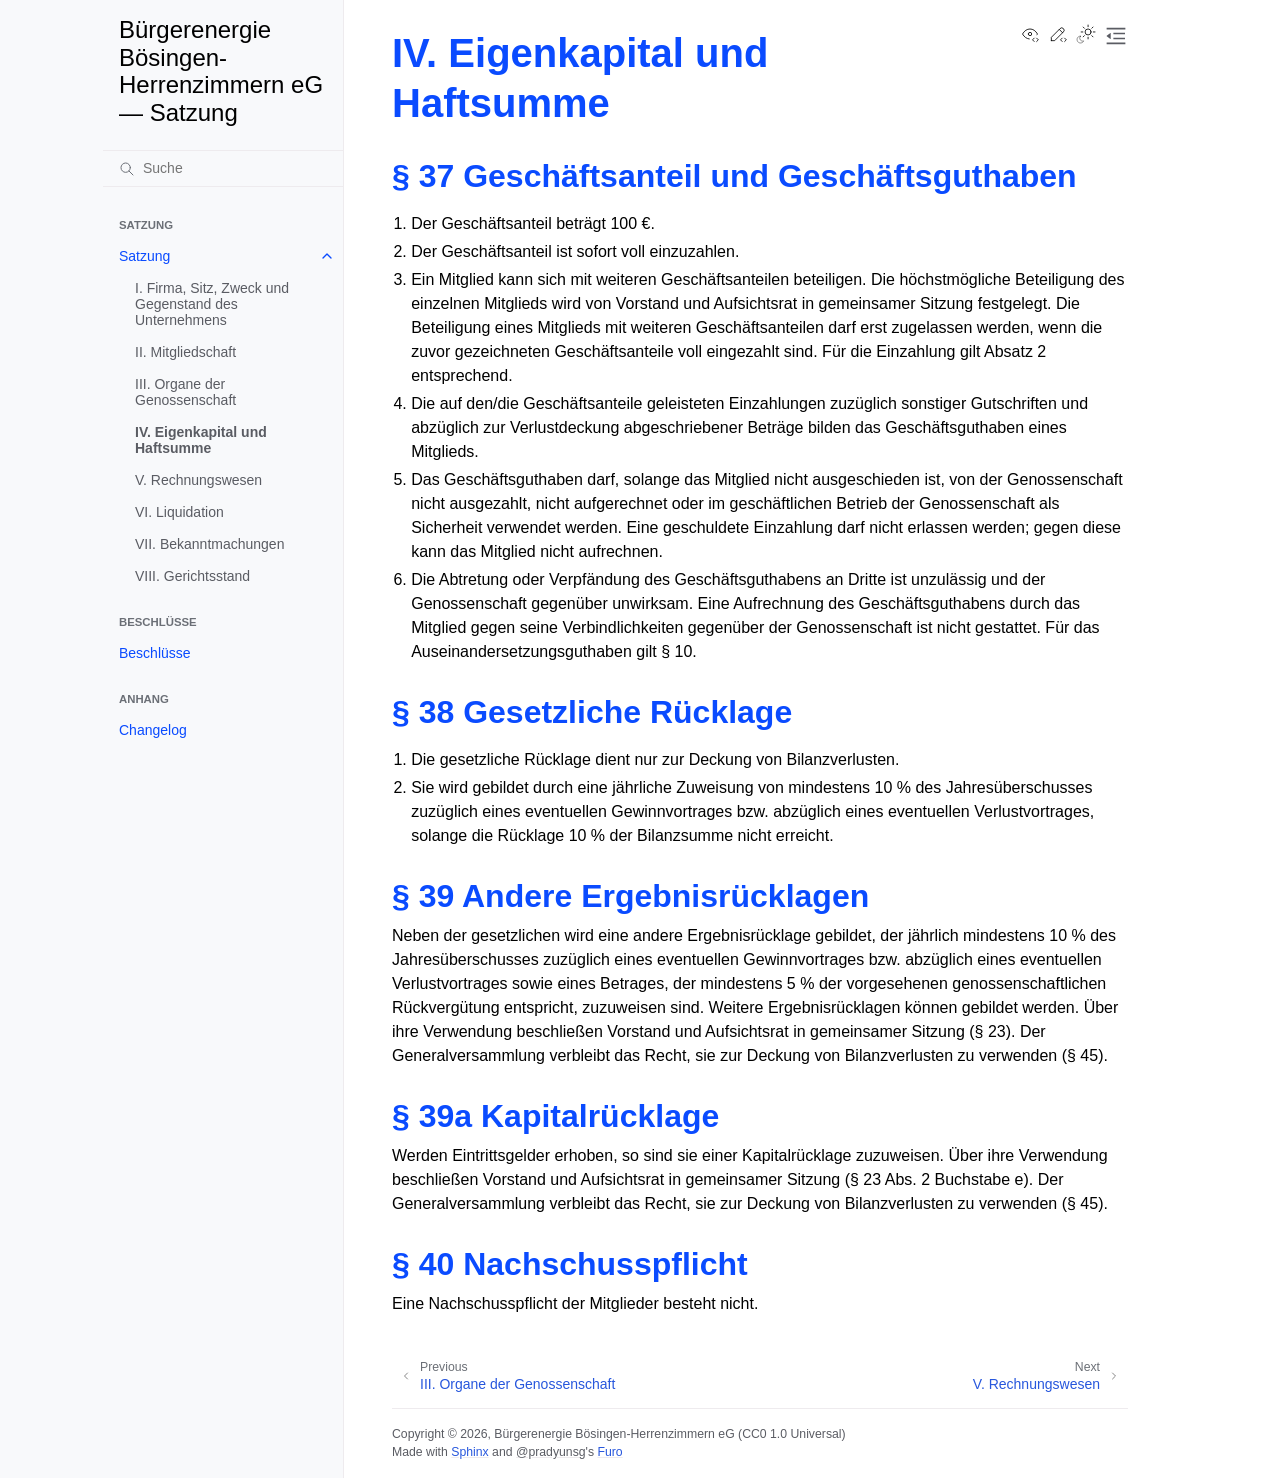
<file: satzung/04-eigenkapital.html>
<!doctype html>
<html class="no-js" lang="de" data-content_root="../">
  <head><meta charset="utf-8">
    <meta name="viewport" content="width=device-width,initial-scale=1">
    <meta name="color-scheme" content="light dark"><meta name="viewport" content="width=device-width, initial-scale=1" />
<link rel="index" title="Stichwortverzeichnis" href="../genindex.html"><link rel="search" title="Suche" href="../search.html"><link rel="next" title="V. Rechnungswesen" href="05-rechnungswesen.html"><link rel="prev" title="III. Organe der Genossenschaft" href="03-organe.html">

    <!-- Generated with Sphinx 9.1.0 and Furo 2025.12.19 -->
        <title>IV. Eigenkapital und Haftsumme - Bürgerenergie Bösingen-Herrenzimmern eG — Satzung</title>
      <link rel="stylesheet" type="text/css" href="../_static/pygments.css?v=d111a655" />
    <link rel="stylesheet" type="text/css" href="../_static/styles/furo.css?v=7bdb33bb" />
    <link rel="stylesheet" type="text/css" href="../_static/styles/furo-extensions.css?v=8dab3a3b" />
    <link rel="stylesheet" type="text/css" href="../_static/css/beg.css?v=684456c3" />
    
    


<style>
  body {
    --color-code-background: #f2f2f2;
  --color-code-foreground: #1e1e1e;
  
  }
  @media not print {
    body[data-theme="dark"] {
      --color-code-background: #202020;
  --color-code-foreground: #d0d0d0;
  
    }
    @media (prefers-color-scheme: dark) {
      body:not([data-theme="light"]) {
        --color-code-background: #202020;
  --color-code-foreground: #d0d0d0;
  
      }
    }
  }
</style></head>
  <body>
    
    <script>
      document.body.dataset.theme = localStorage.getItem("theme") || "auto";
    </script>
    

<svg xmlns="http://www.w3.org/2000/svg" style="display: none;">
  <symbol id="svg-toc" viewBox="0 0 24 24">
    <title>Contents</title>
    <svg stroke="currentColor" fill="currentColor" stroke-width="0" viewBox="0 0 1024 1024">
      <path d="M408 442h480c4.4 0 8-3.6 8-8v-56c0-4.4-3.6-8-8-8H408c-4.4 0-8 3.6-8 8v56c0 4.4 3.6 8 8 8zm-8 204c0 4.4 3.6 8 8 8h480c4.4 0 8-3.6 8-8v-56c0-4.4-3.6-8-8-8H408c-4.4 0-8 3.6-8 8v56zm504-486H120c-4.4 0-8 3.6-8 8v56c0 4.4 3.6 8 8 8h784c4.4 0 8-3.6 8-8v-56c0-4.4-3.6-8-8-8zm0 632H120c-4.4 0-8 3.6-8 8v56c0 4.4 3.6 8 8 8h784c4.4 0 8-3.6 8-8v-56c0-4.4-3.6-8-8-8zM115.4 518.9L271.7 642c5.8 4.6 14.4.5 14.4-6.9V388.9c0-7.4-8.5-11.5-14.4-6.9L115.4 505.1a8.74 8.74 0 0 0 0 13.8z"/>
    </svg>
  </symbol>
  <symbol id="svg-menu" viewBox="0 0 24 24">
    <title>Menu</title>
    <svg xmlns="http://www.w3.org/2000/svg" viewBox="0 0 24 24" fill="none" stroke="currentColor"
      stroke-width="2" stroke-linecap="round" stroke-linejoin="round" class="feather-menu">
      <line x1="3" y1="12" x2="21" y2="12"></line>
      <line x1="3" y1="6" x2="21" y2="6"></line>
      <line x1="3" y1="18" x2="21" y2="18"></line>
    </svg>
  </symbol>
  <symbol id="svg-arrow-right" viewBox="0 0 24 24">
    <title>Expand</title>
    <svg xmlns="http://www.w3.org/2000/svg" viewBox="0 0 24 24" fill="none" stroke="currentColor"
      stroke-width="2" stroke-linecap="round" stroke-linejoin="round" class="feather-chevron-right">
      <polyline points="9 18 15 12 9 6"></polyline>
    </svg>
  </symbol>
  <symbol id="svg-sun" viewBox="0 0 24 24">
    <title>Light mode</title>
    <svg xmlns="http://www.w3.org/2000/svg" viewBox="0 0 24 24" fill="none" stroke="currentColor"
      stroke-width="1" stroke-linecap="round" stroke-linejoin="round" class="feather-sun">
      <circle cx="12" cy="12" r="5"></circle>
      <line x1="12" y1="1" x2="12" y2="3"></line>
      <line x1="12" y1="21" x2="12" y2="23"></line>
      <line x1="4.22" y1="4.22" x2="5.64" y2="5.64"></line>
      <line x1="18.36" y1="18.36" x2="19.78" y2="19.78"></line>
      <line x1="1" y1="12" x2="3" y2="12"></line>
      <line x1="21" y1="12" x2="23" y2="12"></line>
      <line x1="4.22" y1="19.78" x2="5.64" y2="18.36"></line>
      <line x1="18.36" y1="5.64" x2="19.78" y2="4.22"></line>
    </svg>
  </symbol>
  <symbol id="svg-moon" viewBox="0 0 24 24">
    <title>Dark mode</title>
    <svg xmlns="http://www.w3.org/2000/svg" viewBox="0 0 24 24" fill="none" stroke="currentColor"
      stroke-width="1" stroke-linecap="round" stroke-linejoin="round" class="icon-tabler-moon">
      <path stroke="none" d="M0 0h24v24H0z" fill="none" />
      <path d="M12 3c.132 0 .263 0 .393 0a7.5 7.5 0 0 0 7.92 12.446a9 9 0 1 1 -8.313 -12.454z" />
    </svg>
  </symbol>
  <symbol id="svg-sun-with-moon" viewBox="0 0 24 24">
    <title>Auto light/dark, in light mode</title>
    <svg xmlns="http://www.w3.org/2000/svg" viewBox="0 0 24 24" fill="none" stroke="currentColor"
      stroke-width="1" stroke-linecap="round" stroke-linejoin="round"
      class="icon-custom-derived-from-feather-sun-and-tabler-moon">
      <path style="opacity: 50%" d="M 5.411 14.504 C 5.471 14.504 5.532 14.504 5.591 14.504 C 3.639 16.319 4.383 19.569 6.931 20.352 C 7.693 20.586 8.512 20.551 9.25 20.252 C 8.023 23.207 4.056 23.725 2.11 21.184 C 0.166 18.642 1.702 14.949 4.874 14.536 C 5.051 14.512 5.231 14.5 5.411 14.5 L 5.411 14.504 Z"/>
      <line x1="14.5" y1="3.25" x2="14.5" y2="1.25"/>
      <line x1="14.5" y1="15.85" x2="14.5" y2="17.85"/>
      <line x1="10.044" y1="5.094" x2="8.63" y2="3.68"/>
      <line x1="19" y1="14.05" x2="20.414" y2="15.464"/>
      <line x1="8.2" y1="9.55" x2="6.2" y2="9.55"/>
      <line x1="20.8" y1="9.55" x2="22.8" y2="9.55"/>
      <line x1="10.044" y1="14.006" x2="8.63" y2="15.42"/>
      <line x1="19" y1="5.05" x2="20.414" y2="3.636"/>
      <circle cx="14.5" cy="9.55" r="3.6"/>
    </svg>
  </symbol>
  <symbol id="svg-moon-with-sun" viewBox="0 0 24 24">
    <title>Auto light/dark, in dark mode</title>
    <svg xmlns="http://www.w3.org/2000/svg" viewBox="0 0 24 24" fill="none" stroke="currentColor"
      stroke-width="1" stroke-linecap="round" stroke-linejoin="round"
      class="icon-custom-derived-from-feather-sun-and-tabler-moon">
      <path d="M 8.282 7.007 C 8.385 7.007 8.494 7.007 8.595 7.007 C 5.18 10.184 6.481 15.869 10.942 17.24 C 12.275 17.648 13.706 17.589 15 17.066 C 12.851 22.236 5.91 23.143 2.505 18.696 C -0.897 14.249 1.791 7.786 7.342 7.063 C 7.652 7.021 7.965 7 8.282 7 L 8.282 7.007 Z"/>
      <line style="opacity: 50%" x1="18" y1="3.705" x2="18" y2="2.5"/>
      <line style="opacity: 50%" x1="18" y1="11.295" x2="18" y2="12.5"/>
      <line style="opacity: 50%" x1="15.316" y1="4.816" x2="14.464" y2="3.964"/>
      <line style="opacity: 50%" x1="20.711" y1="10.212" x2="21.563" y2="11.063"/>
      <line style="opacity: 50%" x1="14.205" y1="7.5" x2="13.001" y2="7.5"/>
      <line style="opacity: 50%" x1="21.795" y1="7.5" x2="23" y2="7.5"/>
      <line style="opacity: 50%" x1="15.316" y1="10.184" x2="14.464" y2="11.036"/>
      <line style="opacity: 50%" x1="20.711" y1="4.789" x2="21.563" y2="3.937"/>
      <circle style="opacity: 50%" cx="18" cy="7.5" r="2.169"/>
    </svg>
  </symbol>
  <symbol id="svg-pencil" viewBox="0 0 24 24">
    <svg xmlns="http://www.w3.org/2000/svg" viewBox="0 0 24 24" fill="none" stroke="currentColor"
      stroke-width="1" stroke-linecap="round" stroke-linejoin="round" class="icon-tabler-pencil-code">
      <path d="M4 20h4l10.5 -10.5a2.828 2.828 0 1 0 -4 -4l-10.5 10.5v4" />
      <path d="M13.5 6.5l4 4" />
      <path d="M20 21l2 -2l-2 -2" />
      <path d="M17 17l-2 2l2 2" />
    </svg>
  </symbol>
  <symbol id="svg-eye" viewBox="0 0 24 24">
    <svg xmlns="http://www.w3.org/2000/svg" viewBox="0 0 24 24" fill="none" stroke="currentColor"
      stroke-width="1" stroke-linecap="round" stroke-linejoin="round" class="icon-tabler-eye-code">
      <path stroke="none" d="M0 0h24v24H0z" fill="none" />
      <path d="M10 12a2 2 0 1 0 4 0a2 2 0 0 0 -4 0" />
      <path
        d="M11.11 17.958c-3.209 -.307 -5.91 -2.293 -8.11 -5.958c2.4 -4 5.4 -6 9 -6c3.6 0 6.6 2 9 6c-.21 .352 -.427 .688 -.647 1.008" />
      <path d="M20 21l2 -2l-2 -2" />
      <path d="M17 17l-2 2l2 2" />
    </svg>
  </symbol>
</svg>

<input type="checkbox" class="sidebar-toggle" name="__navigation" id="__navigation" aria-label="Toggle site navigation sidebar">
<input type="checkbox" class="sidebar-toggle" name="__toc" id="__toc" aria-label="Toggle table of contents sidebar">
<label class="overlay sidebar-overlay" for="__navigation"></label>
<label class="overlay toc-overlay" for="__toc"></label>

<a class="skip-to-content muted-link" href="#furo-main-content">Skip to content</a>



<div class="page">
  <header class="mobile-header">
    <div class="header-left">
      <label class="nav-overlay-icon" for="__navigation">
        <span class="icon"><svg><use href="#svg-menu"></use></svg></span>
      </label>
    </div>
    <div class="header-center">
      <a href="../index.html"><div class="brand">Bürgerenergie Bösingen-Herrenzimmern eG — Satzung</div></a>
    </div>
    <div class="header-right">
      <div class="theme-toggle-container theme-toggle-header">
        <button class="theme-toggle" aria-label="Toggle Light / Dark / Auto color theme">
          <svg class="theme-icon-when-auto-light"><use href="#svg-sun-with-moon"></use></svg>
          <svg class="theme-icon-when-auto-dark"><use href="#svg-moon-with-sun"></use></svg>
          <svg class="theme-icon-when-dark"><use href="#svg-moon"></use></svg>
          <svg class="theme-icon-when-light"><use href="#svg-sun"></use></svg>
        </button>
      </div>
      <label class="toc-overlay-icon toc-header-icon" for="__toc">
        <span class="icon"><svg><use href="#svg-toc"></use></svg></span>
      </label>
    </div>
  </header>
  <aside class="sidebar-drawer">
    <div class="sidebar-container">
      
      <div class="sidebar-sticky"><a class="sidebar-brand" href="../index.html">
  
  <span class="sidebar-brand-text">Bürgerenergie Bösingen-Herrenzimmern eG — Satzung</span>
  
</a><form class="sidebar-search-container" method="get" action="../search.html" role="search">
  <input class="sidebar-search" placeholder="Suche" name="q" aria-label="Suche">
  <input type="hidden" name="check_keywords" value="yes">
  <input type="hidden" name="area" value="default">
</form>
<div id="searchbox"></div><div class="sidebar-scroll"><div class="sidebar-tree">
  <p class="caption" role="heading"><span class="caption-text">Satzung</span></p>
<ul class="current">
<li class="toctree-l1 current has-children"><a class="reference internal" href="index.html">Satzung</a><input aria-label="Toggle navigation of Satzung" checked="" class="toctree-checkbox" id="toctree-checkbox-1" name="toctree-checkbox-1" role="switch" type="checkbox"/><label for="toctree-checkbox-1"><span class="icon"><svg><use href="#svg-arrow-right"></use></svg></span></label><ul class="current">
<li class="toctree-l2"><a class="reference internal" href="01-firma-zweck.html">I. Firma, Sitz, Zweck und Gegenstand des Unternehmens</a></li>
<li class="toctree-l2"><a class="reference internal" href="02-mitgliedschaft.html">II. Mitgliedschaft</a></li>
<li class="toctree-l2"><a class="reference internal" href="03-organe.html">III. Organe der Genossenschaft</a></li>
<li class="toctree-l2 current current-page"><a class="current reference internal" href="#">IV. Eigenkapital und Haftsumme</a></li>
<li class="toctree-l2"><a class="reference internal" href="05-rechnungswesen.html">V. Rechnungswesen</a></li>
<li class="toctree-l2"><a class="reference internal" href="06-liquidation.html">VI. Liquidation</a></li>
<li class="toctree-l2"><a class="reference internal" href="07-bekanntmachungen.html">VII. Bekanntmachungen</a></li>
<li class="toctree-l2"><a class="reference internal" href="08-gerichtsstand.html">VIII. Gerichtsstand</a></li>
</ul>
</li>
</ul>
<p class="caption" role="heading"><span class="caption-text">Beschlüsse</span></p>
<ul>
<li class="toctree-l1"><a class="reference internal" href="../beschluesse/index.html">Beschlüsse</a></li>
</ul>
<p class="caption" role="heading"><span class="caption-text">Anhang</span></p>
<ul>
<li class="toctree-l1"><a class="reference internal" href="../changelog.html">Changelog</a></li>
</ul>

</div>
</div>

      </div>
      
    </div>
  </aside>
  <div class="main">
    <div class="content">
      <div class="article-container">
        <a href="#" class="back-to-top muted-link">
          <svg xmlns="http://www.w3.org/2000/svg" viewBox="0 0 24 24">
            <path d="M13 20h-2V8l-5.5 5.5-1.42-1.42L12 4.16l7.92 7.92-1.42 1.42L13 8v12z"></path>
          </svg>
          <span>Back to top</span>
        </a>
        <div class="content-icon-container">
          <div class="view-this-page">
  <a class="muted-link" href="https://github.com/beg-bhz/BEG-BHZ-Satzung/blob/main/satzung/04-eigenkapital.rst?plain=true" title="View this page">
    <svg><use href="#svg-eye"></use></svg>
    <span class="visually-hidden">View this page</span>
  </a>
</div><div class="edit-this-page">
  <a class="muted-link" href="https://github.com/beg-bhz/BEG-BHZ-Satzung/edit/main/satzung/04-eigenkapital.rst" rel="edit" title="Edit this page">
    <svg><use href="#svg-pencil"></use></svg>
    <span class="visually-hidden">Edit this page</span>
  </a>
</div><div class="theme-toggle-container theme-toggle-content">
            <button class="theme-toggle" aria-label="Toggle Light / Dark / Auto color theme">
              <svg class="theme-icon-when-auto-light"><use href="#svg-sun-with-moon"></use></svg>
              <svg class="theme-icon-when-auto-dark"><use href="#svg-moon-with-sun"></use></svg>
              <svg class="theme-icon-when-dark"><use href="#svg-moon"></use></svg>
              <svg class="theme-icon-when-light"><use href="#svg-sun"></use></svg>
            </button>
          </div>
          <label class="toc-overlay-icon toc-content-icon" for="__toc">
            <span class="icon"><svg><use href="#svg-toc"></use></svg></span>
          </label>
        </div>
        <article role="main" id="furo-main-content">
          <section id="iv-eigenkapital-und-haftsumme">
<h1>IV. Eigenkapital und Haftsumme<a class="headerlink" href="#iv-eigenkapital-und-haftsumme" title="Link to this heading">¶</a></h1>
<section id="geschaftsanteil-und-geschaftsguthaben">
<h2>§ 37 Geschäftsanteil und Geschäftsguthaben<a class="headerlink" href="#geschaftsanteil-und-geschaftsguthaben" title="Link to this heading">¶</a></h2>
<ol class="arabic simple">
<li><p>Der Geschäftsanteil beträgt 100 €.</p></li>
<li><p>Der Geschäftsanteil ist sofort voll einzuzahlen.</p></li>
<li><p>Ein Mitglied kann sich mit weiteren Geschäftsanteilen beteiligen. Die höchstmögliche Beteiligung des einzelnen Mitglieds wird von Vorstand und Aufsichtsrat in gemeinsamer Sitzung festgelegt. Die Beteiligung eines Mitglieds mit weiteren Geschäftsanteilen darf erst zugelassen werden, wenn die zuvor gezeichneten Geschäftsanteile voll eingezahlt sind. Für die Einzahlung gilt Absatz 2 entsprechend.</p></li>
<li><p>Die auf den/die Geschäftsanteile geleisteten Einzahlungen zuzüglich sonstiger Gutschriften und abzüglich zur Verlustdeckung abgeschriebener Beträge bilden das Geschäftsguthaben eines Mitglieds.</p></li>
<li><p>Das Geschäftsguthaben darf, solange das Mitglied nicht ausgeschieden ist, von der Genossenschaft nicht ausgezahlt, nicht aufgerechnet oder im geschäftlichen Betrieb der Genossenschaft als Sicherheit verwendet werden. Eine geschuldete Einzahlung darf nicht erlassen werden; gegen diese kann das Mitglied nicht aufrechnen.</p></li>
<li><p>Die Abtretung oder Verpfändung des Geschäftsguthabens an Dritte ist unzulässig und der Genossenschaft gegenüber unwirksam. Eine Aufrechnung des Geschäftsguthabens durch das Mitglied gegen seine Verbindlichkeiten gegenüber der Genossenschaft ist nicht gestattet. Für das Auseinandersetzungsguthaben gilt § 10.</p></li>
</ol>
</section>
<section id="gesetzliche-rucklage">
<h2>§ 38 Gesetzliche Rücklage<a class="headerlink" href="#gesetzliche-rucklage" title="Link to this heading">¶</a></h2>
<ol class="arabic simple">
<li><p>Die gesetzliche Rücklage dient nur zur Deckung von Bilanzverlusten.</p></li>
<li><p>Sie wird gebildet durch eine jährliche Zuweisung von mindestens 10 % des Jahresüberschusses zuzüglich eines eventuellen Gewinnvortrages bzw. abzüglich eines eventuellen Verlustvortrages, solange die Rücklage 10 % der Bilanzsumme nicht erreicht.</p></li>
</ol>
</section>
<section id="andere-ergebnisrucklagen">
<h2>§ 39 Andere Ergebnisrücklagen<a class="headerlink" href="#andere-ergebnisrucklagen" title="Link to this heading">¶</a></h2>
<p>Neben der gesetzlichen wird eine andere Ergebnisrücklage gebildet, der jährlich mindestens 10 % des Jahresüberschusses zuzüglich eines eventuellen Gewinnvortrages bzw. abzüglich eines eventuellen Verlustvortrages sowie eines Betrages, der mindestens 5 % der vorgesehenen genossenschaftlichen Rückvergütung entspricht, zuzuweisen sind. Weitere Ergebnisrücklagen können gebildet werden. Über ihre Verwendung beschließen Vorstand und Aufsichtsrat in gemeinsamer Sitzung (§ 23). Der Generalversammlung verbleibt das Recht, sie zur Deckung von Bilanzverlusten zu verwenden (§ 45).</p>
</section>
<section id="a-kapitalrucklage">
<h2>§ 39a Kapitalrücklage<a class="headerlink" href="#a-kapitalrucklage" title="Link to this heading">¶</a></h2>
<p>Werden Eintrittsgelder erhoben, so sind sie einer Kapitalrücklage zuzuweisen. Über ihre Verwendung beschließen Vorstand und Aufsichtsrat in gemeinsamer Sitzung (§ 23 Abs. 2 Buchstabe e). Der Generalversammlung verbleibt das Recht, sie zur Deckung von Bilanzverlusten zu verwenden (§ 45).</p>
</section>
<section id="nachschusspflicht">
<h2>§ 40 Nachschusspflicht<a class="headerlink" href="#nachschusspflicht" title="Link to this heading">¶</a></h2>
<p>Eine Nachschusspflicht der Mitglieder besteht nicht.</p>
</section>
</section>

        </article>
      </div>
      <footer>
        
        <div class="related-pages">
          <a class="next-page" href="05-rechnungswesen.html">
              <div class="page-info">
                <div class="context">
                  <span>Next</span>
                </div>
                <div class="title">V. Rechnungswesen</div>
              </div>
              <svg class="furo-related-icon"><use href="#svg-arrow-right"></use></svg>
            </a>
          <a class="prev-page" href="03-organe.html">
              <svg class="furo-related-icon"><use href="#svg-arrow-right"></use></svg>
              <div class="page-info">
                <div class="context">
                  <span>Previous</span>
                </div>
                
                <div class="title">III. Organe der Genossenschaft</div>
                
              </div>
            </a>
        </div>
        <div class="bottom-of-page">
          <div class="left-details">
            <div class="copyright">
                Copyright &#169; 2026, Bürgerenergie Bösingen-Herrenzimmern eG (CC0 1.0 Universal)
            </div>
            Made with <a href="https://www.sphinx-doc.org/">Sphinx</a> and <a class="muted-link" href="https://pradyunsg.me">@pradyunsg</a>'s
            
            <a href="https://github.com/pradyunsg/furo">Furo</a>
            
          </div>
          <div class="right-details">
            
          </div>
        </div>
        
      </footer>
    </div>
    <aside class="toc-drawer">
      
      
      <div class="toc-sticky toc-scroll">
        <div class="toc-title-container">
          <span class="toc-title">
            On this page
          </span>
        </div>
        <div class="toc-tree-container">
          <div class="toc-tree">
            <ul>
<li><a class="reference internal" href="#">IV. Eigenkapital und Haftsumme</a><ul>
<li><a class="reference internal" href="#geschaftsanteil-und-geschaftsguthaben">§ 37 Geschäftsanteil und Geschäftsguthaben</a></li>
<li><a class="reference internal" href="#gesetzliche-rucklage">§ 38 Gesetzliche Rücklage</a></li>
<li><a class="reference internal" href="#andere-ergebnisrucklagen">§ 39 Andere Ergebnisrücklagen</a></li>
<li><a class="reference internal" href="#a-kapitalrucklage">§ 39a Kapitalrücklage</a></li>
<li><a class="reference internal" href="#nachschusspflicht">§ 40 Nachschusspflicht</a></li>
</ul>
</li>
</ul>

          </div>
        </div>
      </div>
      
      
    </aside>
  </div>
</div><script src="../_static/documentation_options.js?v=06e1d1fd"></script>
    <script src="../_static/doctools.js?v=fd6eb6e6"></script>
    <script src="../_static/sphinx_highlight.js?v=6ffebe34"></script>
    <script src="../_static/scripts/furo.js?v=46bd48cc"></script>
    <script src="../_static/translations.js?v=9bf55d28"></script>
    </body>
</html>
</file>
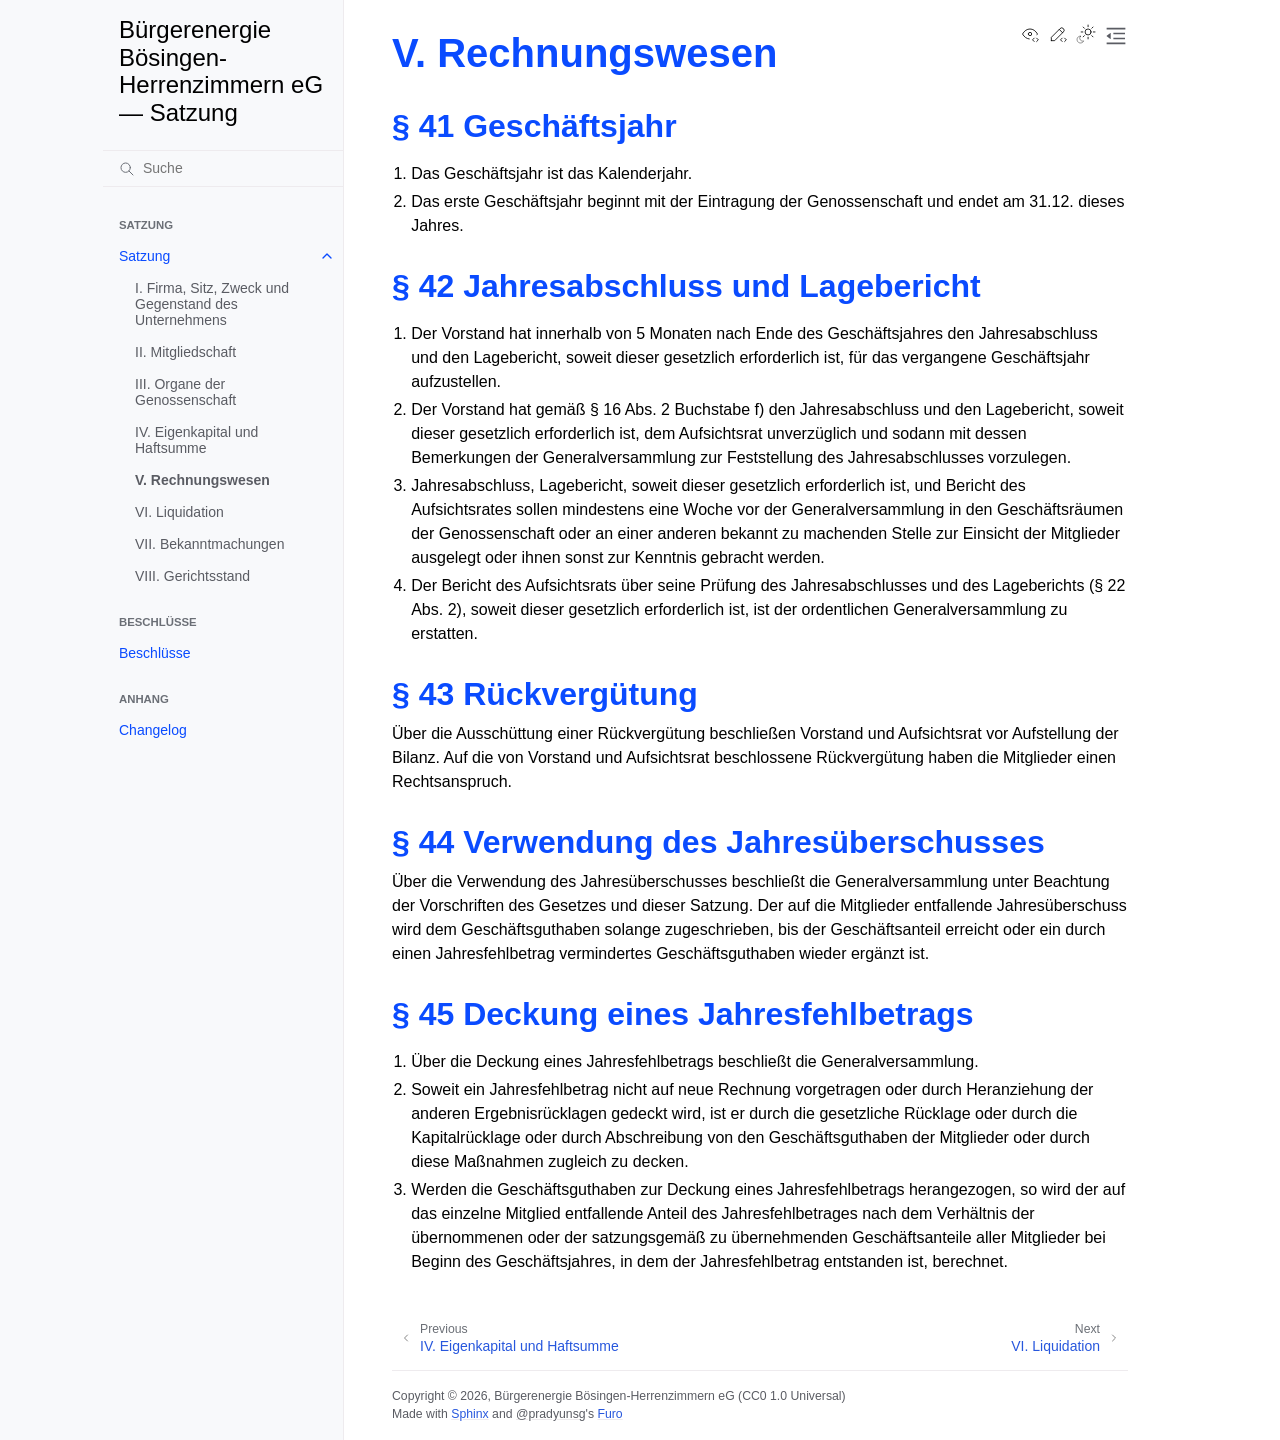
<file: satzung/05-rechnungswesen.html>
<!doctype html>
<html class="no-js" lang="de" data-content_root="../">
  <head><meta charset="utf-8">
    <meta name="viewport" content="width=device-width,initial-scale=1">
    <meta name="color-scheme" content="light dark"><meta name="viewport" content="width=device-width, initial-scale=1" />
<link rel="index" title="Stichwortverzeichnis" href="../genindex.html"><link rel="search" title="Suche" href="../search.html"><link rel="next" title="VI. Liquidation" href="06-liquidation.html"><link rel="prev" title="IV. Eigenkapital und Haftsumme" href="04-eigenkapital.html">

    <!-- Generated with Sphinx 9.1.0 and Furo 2025.12.19 -->
        <title>V. Rechnungswesen - Bürgerenergie Bösingen-Herrenzimmern eG — Satzung</title>
      <link rel="stylesheet" type="text/css" href="../_static/pygments.css?v=d111a655" />
    <link rel="stylesheet" type="text/css" href="../_static/styles/furo.css?v=7bdb33bb" />
    <link rel="stylesheet" type="text/css" href="../_static/styles/furo-extensions.css?v=8dab3a3b" />
    <link rel="stylesheet" type="text/css" href="../_static/css/beg.css?v=684456c3" />
    
    


<style>
  body {
    --color-code-background: #f2f2f2;
  --color-code-foreground: #1e1e1e;
  
  }
  @media not print {
    body[data-theme="dark"] {
      --color-code-background: #202020;
  --color-code-foreground: #d0d0d0;
  
    }
    @media (prefers-color-scheme: dark) {
      body:not([data-theme="light"]) {
        --color-code-background: #202020;
  --color-code-foreground: #d0d0d0;
  
      }
    }
  }
</style></head>
  <body>
    
    <script>
      document.body.dataset.theme = localStorage.getItem("theme") || "auto";
    </script>
    

<svg xmlns="http://www.w3.org/2000/svg" style="display: none;">
  <symbol id="svg-toc" viewBox="0 0 24 24">
    <title>Contents</title>
    <svg stroke="currentColor" fill="currentColor" stroke-width="0" viewBox="0 0 1024 1024">
      <path d="M408 442h480c4.4 0 8-3.6 8-8v-56c0-4.4-3.6-8-8-8H408c-4.4 0-8 3.6-8 8v56c0 4.4 3.6 8 8 8zm-8 204c0 4.4 3.6 8 8 8h480c4.4 0 8-3.6 8-8v-56c0-4.4-3.6-8-8-8H408c-4.4 0-8 3.6-8 8v56zm504-486H120c-4.4 0-8 3.6-8 8v56c0 4.4 3.6 8 8 8h784c4.4 0 8-3.6 8-8v-56c0-4.4-3.6-8-8-8zm0 632H120c-4.4 0-8 3.6-8 8v56c0 4.4 3.6 8 8 8h784c4.4 0 8-3.6 8-8v-56c0-4.4-3.6-8-8-8zM115.4 518.9L271.7 642c5.8 4.6 14.4.5 14.4-6.9V388.9c0-7.4-8.5-11.5-14.4-6.9L115.4 505.1a8.74 8.74 0 0 0 0 13.8z"/>
    </svg>
  </symbol>
  <symbol id="svg-menu" viewBox="0 0 24 24">
    <title>Menu</title>
    <svg xmlns="http://www.w3.org/2000/svg" viewBox="0 0 24 24" fill="none" stroke="currentColor"
      stroke-width="2" stroke-linecap="round" stroke-linejoin="round" class="feather-menu">
      <line x1="3" y1="12" x2="21" y2="12"></line>
      <line x1="3" y1="6" x2="21" y2="6"></line>
      <line x1="3" y1="18" x2="21" y2="18"></line>
    </svg>
  </symbol>
  <symbol id="svg-arrow-right" viewBox="0 0 24 24">
    <title>Expand</title>
    <svg xmlns="http://www.w3.org/2000/svg" viewBox="0 0 24 24" fill="none" stroke="currentColor"
      stroke-width="2" stroke-linecap="round" stroke-linejoin="round" class="feather-chevron-right">
      <polyline points="9 18 15 12 9 6"></polyline>
    </svg>
  </symbol>
  <symbol id="svg-sun" viewBox="0 0 24 24">
    <title>Light mode</title>
    <svg xmlns="http://www.w3.org/2000/svg" viewBox="0 0 24 24" fill="none" stroke="currentColor"
      stroke-width="1" stroke-linecap="round" stroke-linejoin="round" class="feather-sun">
      <circle cx="12" cy="12" r="5"></circle>
      <line x1="12" y1="1" x2="12" y2="3"></line>
      <line x1="12" y1="21" x2="12" y2="23"></line>
      <line x1="4.22" y1="4.22" x2="5.64" y2="5.64"></line>
      <line x1="18.36" y1="18.36" x2="19.78" y2="19.78"></line>
      <line x1="1" y1="12" x2="3" y2="12"></line>
      <line x1="21" y1="12" x2="23" y2="12"></line>
      <line x1="4.22" y1="19.78" x2="5.64" y2="18.36"></line>
      <line x1="18.36" y1="5.64" x2="19.78" y2="4.22"></line>
    </svg>
  </symbol>
  <symbol id="svg-moon" viewBox="0 0 24 24">
    <title>Dark mode</title>
    <svg xmlns="http://www.w3.org/2000/svg" viewBox="0 0 24 24" fill="none" stroke="currentColor"
      stroke-width="1" stroke-linecap="round" stroke-linejoin="round" class="icon-tabler-moon">
      <path stroke="none" d="M0 0h24v24H0z" fill="none" />
      <path d="M12 3c.132 0 .263 0 .393 0a7.5 7.5 0 0 0 7.92 12.446a9 9 0 1 1 -8.313 -12.454z" />
    </svg>
  </symbol>
  <symbol id="svg-sun-with-moon" viewBox="0 0 24 24">
    <title>Auto light/dark, in light mode</title>
    <svg xmlns="http://www.w3.org/2000/svg" viewBox="0 0 24 24" fill="none" stroke="currentColor"
      stroke-width="1" stroke-linecap="round" stroke-linejoin="round"
      class="icon-custom-derived-from-feather-sun-and-tabler-moon">
      <path style="opacity: 50%" d="M 5.411 14.504 C 5.471 14.504 5.532 14.504 5.591 14.504 C 3.639 16.319 4.383 19.569 6.931 20.352 C 7.693 20.586 8.512 20.551 9.25 20.252 C 8.023 23.207 4.056 23.725 2.11 21.184 C 0.166 18.642 1.702 14.949 4.874 14.536 C 5.051 14.512 5.231 14.5 5.411 14.5 L 5.411 14.504 Z"/>
      <line x1="14.5" y1="3.25" x2="14.5" y2="1.25"/>
      <line x1="14.5" y1="15.85" x2="14.5" y2="17.85"/>
      <line x1="10.044" y1="5.094" x2="8.63" y2="3.68"/>
      <line x1="19" y1="14.05" x2="20.414" y2="15.464"/>
      <line x1="8.2" y1="9.55" x2="6.2" y2="9.55"/>
      <line x1="20.8" y1="9.55" x2="22.8" y2="9.55"/>
      <line x1="10.044" y1="14.006" x2="8.63" y2="15.42"/>
      <line x1="19" y1="5.05" x2="20.414" y2="3.636"/>
      <circle cx="14.5" cy="9.55" r="3.6"/>
    </svg>
  </symbol>
  <symbol id="svg-moon-with-sun" viewBox="0 0 24 24">
    <title>Auto light/dark, in dark mode</title>
    <svg xmlns="http://www.w3.org/2000/svg" viewBox="0 0 24 24" fill="none" stroke="currentColor"
      stroke-width="1" stroke-linecap="round" stroke-linejoin="round"
      class="icon-custom-derived-from-feather-sun-and-tabler-moon">
      <path d="M 8.282 7.007 C 8.385 7.007 8.494 7.007 8.595 7.007 C 5.18 10.184 6.481 15.869 10.942 17.24 C 12.275 17.648 13.706 17.589 15 17.066 C 12.851 22.236 5.91 23.143 2.505 18.696 C -0.897 14.249 1.791 7.786 7.342 7.063 C 7.652 7.021 7.965 7 8.282 7 L 8.282 7.007 Z"/>
      <line style="opacity: 50%" x1="18" y1="3.705" x2="18" y2="2.5"/>
      <line style="opacity: 50%" x1="18" y1="11.295" x2="18" y2="12.5"/>
      <line style="opacity: 50%" x1="15.316" y1="4.816" x2="14.464" y2="3.964"/>
      <line style="opacity: 50%" x1="20.711" y1="10.212" x2="21.563" y2="11.063"/>
      <line style="opacity: 50%" x1="14.205" y1="7.5" x2="13.001" y2="7.5"/>
      <line style="opacity: 50%" x1="21.795" y1="7.5" x2="23" y2="7.5"/>
      <line style="opacity: 50%" x1="15.316" y1="10.184" x2="14.464" y2="11.036"/>
      <line style="opacity: 50%" x1="20.711" y1="4.789" x2="21.563" y2="3.937"/>
      <circle style="opacity: 50%" cx="18" cy="7.5" r="2.169"/>
    </svg>
  </symbol>
  <symbol id="svg-pencil" viewBox="0 0 24 24">
    <svg xmlns="http://www.w3.org/2000/svg" viewBox="0 0 24 24" fill="none" stroke="currentColor"
      stroke-width="1" stroke-linecap="round" stroke-linejoin="round" class="icon-tabler-pencil-code">
      <path d="M4 20h4l10.5 -10.5a2.828 2.828 0 1 0 -4 -4l-10.5 10.5v4" />
      <path d="M13.5 6.5l4 4" />
      <path d="M20 21l2 -2l-2 -2" />
      <path d="M17 17l-2 2l2 2" />
    </svg>
  </symbol>
  <symbol id="svg-eye" viewBox="0 0 24 24">
    <svg xmlns="http://www.w3.org/2000/svg" viewBox="0 0 24 24" fill="none" stroke="currentColor"
      stroke-width="1" stroke-linecap="round" stroke-linejoin="round" class="icon-tabler-eye-code">
      <path stroke="none" d="M0 0h24v24H0z" fill="none" />
      <path d="M10 12a2 2 0 1 0 4 0a2 2 0 0 0 -4 0" />
      <path
        d="M11.11 17.958c-3.209 -.307 -5.91 -2.293 -8.11 -5.958c2.4 -4 5.4 -6 9 -6c3.6 0 6.6 2 9 6c-.21 .352 -.427 .688 -.647 1.008" />
      <path d="M20 21l2 -2l-2 -2" />
      <path d="M17 17l-2 2l2 2" />
    </svg>
  </symbol>
</svg>

<input type="checkbox" class="sidebar-toggle" name="__navigation" id="__navigation" aria-label="Toggle site navigation sidebar">
<input type="checkbox" class="sidebar-toggle" name="__toc" id="__toc" aria-label="Toggle table of contents sidebar">
<label class="overlay sidebar-overlay" for="__navigation"></label>
<label class="overlay toc-overlay" for="__toc"></label>

<a class="skip-to-content muted-link" href="#furo-main-content">Skip to content</a>



<div class="page">
  <header class="mobile-header">
    <div class="header-left">
      <label class="nav-overlay-icon" for="__navigation">
        <span class="icon"><svg><use href="#svg-menu"></use></svg></span>
      </label>
    </div>
    <div class="header-center">
      <a href="../index.html"><div class="brand">Bürgerenergie Bösingen-Herrenzimmern eG — Satzung</div></a>
    </div>
    <div class="header-right">
      <div class="theme-toggle-container theme-toggle-header">
        <button class="theme-toggle" aria-label="Toggle Light / Dark / Auto color theme">
          <svg class="theme-icon-when-auto-light"><use href="#svg-sun-with-moon"></use></svg>
          <svg class="theme-icon-when-auto-dark"><use href="#svg-moon-with-sun"></use></svg>
          <svg class="theme-icon-when-dark"><use href="#svg-moon"></use></svg>
          <svg class="theme-icon-when-light"><use href="#svg-sun"></use></svg>
        </button>
      </div>
      <label class="toc-overlay-icon toc-header-icon" for="__toc">
        <span class="icon"><svg><use href="#svg-toc"></use></svg></span>
      </label>
    </div>
  </header>
  <aside class="sidebar-drawer">
    <div class="sidebar-container">
      
      <div class="sidebar-sticky"><a class="sidebar-brand" href="../index.html">
  
  <span class="sidebar-brand-text">Bürgerenergie Bösingen-Herrenzimmern eG — Satzung</span>
  
</a><form class="sidebar-search-container" method="get" action="../search.html" role="search">
  <input class="sidebar-search" placeholder="Suche" name="q" aria-label="Suche">
  <input type="hidden" name="check_keywords" value="yes">
  <input type="hidden" name="area" value="default">
</form>
<div id="searchbox"></div><div class="sidebar-scroll"><div class="sidebar-tree">
  <p class="caption" role="heading"><span class="caption-text">Satzung</span></p>
<ul class="current">
<li class="toctree-l1 current has-children"><a class="reference internal" href="index.html">Satzung</a><input aria-label="Toggle navigation of Satzung" checked="" class="toctree-checkbox" id="toctree-checkbox-1" name="toctree-checkbox-1" role="switch" type="checkbox"/><label for="toctree-checkbox-1"><span class="icon"><svg><use href="#svg-arrow-right"></use></svg></span></label><ul class="current">
<li class="toctree-l2"><a class="reference internal" href="01-firma-zweck.html">I. Firma, Sitz, Zweck und Gegenstand des Unternehmens</a></li>
<li class="toctree-l2"><a class="reference internal" href="02-mitgliedschaft.html">II. Mitgliedschaft</a></li>
<li class="toctree-l2"><a class="reference internal" href="03-organe.html">III. Organe der Genossenschaft</a></li>
<li class="toctree-l2"><a class="reference internal" href="04-eigenkapital.html">IV. Eigenkapital und Haftsumme</a></li>
<li class="toctree-l2 current current-page"><a class="current reference internal" href="#">V. Rechnungswesen</a></li>
<li class="toctree-l2"><a class="reference internal" href="06-liquidation.html">VI. Liquidation</a></li>
<li class="toctree-l2"><a class="reference internal" href="07-bekanntmachungen.html">VII. Bekanntmachungen</a></li>
<li class="toctree-l2"><a class="reference internal" href="08-gerichtsstand.html">VIII. Gerichtsstand</a></li>
</ul>
</li>
</ul>
<p class="caption" role="heading"><span class="caption-text">Beschlüsse</span></p>
<ul>
<li class="toctree-l1"><a class="reference internal" href="../beschluesse/index.html">Beschlüsse</a></li>
</ul>
<p class="caption" role="heading"><span class="caption-text">Anhang</span></p>
<ul>
<li class="toctree-l1"><a class="reference internal" href="../changelog.html">Changelog</a></li>
</ul>

</div>
</div>

      </div>
      
    </div>
  </aside>
  <div class="main">
    <div class="content">
      <div class="article-container">
        <a href="#" class="back-to-top muted-link">
          <svg xmlns="http://www.w3.org/2000/svg" viewBox="0 0 24 24">
            <path d="M13 20h-2V8l-5.5 5.5-1.42-1.42L12 4.16l7.92 7.92-1.42 1.42L13 8v12z"></path>
          </svg>
          <span>Back to top</span>
        </a>
        <div class="content-icon-container">
          <div class="view-this-page">
  <a class="muted-link" href="https://github.com/beg-bhz/BEG-BHZ-Satzung/blob/main/satzung/05-rechnungswesen.rst?plain=true" title="View this page">
    <svg><use href="#svg-eye"></use></svg>
    <span class="visually-hidden">View this page</span>
  </a>
</div><div class="edit-this-page">
  <a class="muted-link" href="https://github.com/beg-bhz/BEG-BHZ-Satzung/edit/main/satzung/05-rechnungswesen.rst" rel="edit" title="Edit this page">
    <svg><use href="#svg-pencil"></use></svg>
    <span class="visually-hidden">Edit this page</span>
  </a>
</div><div class="theme-toggle-container theme-toggle-content">
            <button class="theme-toggle" aria-label="Toggle Light / Dark / Auto color theme">
              <svg class="theme-icon-when-auto-light"><use href="#svg-sun-with-moon"></use></svg>
              <svg class="theme-icon-when-auto-dark"><use href="#svg-moon-with-sun"></use></svg>
              <svg class="theme-icon-when-dark"><use href="#svg-moon"></use></svg>
              <svg class="theme-icon-when-light"><use href="#svg-sun"></use></svg>
            </button>
          </div>
          <label class="toc-overlay-icon toc-content-icon" for="__toc">
            <span class="icon"><svg><use href="#svg-toc"></use></svg></span>
          </label>
        </div>
        <article role="main" id="furo-main-content">
          <section id="v-rechnungswesen">
<h1>V. Rechnungswesen<a class="headerlink" href="#v-rechnungswesen" title="Link to this heading">¶</a></h1>
<section id="geschaftsjahr">
<h2>§ 41 Geschäftsjahr<a class="headerlink" href="#geschaftsjahr" title="Link to this heading">¶</a></h2>
<ol class="arabic simple">
<li><p>Das Geschäftsjahr ist das Kalenderjahr.</p></li>
<li><p>Das erste Geschäftsjahr beginnt mit der Eintragung der Genossenschaft und endet am 31.12. dieses Jahres.</p></li>
</ol>
</section>
<section id="jahresabschluss-und-lagebericht">
<h2>§ 42 Jahresabschluss und Lagebericht<a class="headerlink" href="#jahresabschluss-und-lagebericht" title="Link to this heading">¶</a></h2>
<ol class="arabic simple">
<li><p>Der Vorstand hat innerhalb von 5 Monaten nach Ende des Geschäftsjahres den Jahresabschluss und den Lagebericht, soweit dieser gesetzlich erforderlich ist, für das vergangene Geschäftsjahr aufzustellen.</p></li>
<li><p>Der Vorstand hat gemäß § 16 Abs. 2 Buchstabe f) den Jahresabschluss und den Lagebericht, soweit dieser gesetzlich erforderlich ist, dem Aufsichtsrat unverzüglich und sodann mit dessen Bemerkungen der Generalversammlung zur Feststellung des Jahresabschlusses vorzulegen.</p></li>
<li><p>Jahresabschluss, Lagebericht, soweit dieser gesetzlich erforderlich ist, und Bericht des Aufsichtsrates sollen mindestens eine Woche vor der Generalversammlung in den Geschäftsräumen der Genossenschaft oder an einer anderen bekannt zu machenden Stelle zur Einsicht der Mitglieder ausgelegt oder ihnen sonst zur Kenntnis gebracht werden.</p></li>
<li><p>Der Bericht des Aufsichtsrats über seine Prüfung des Jahresabschlusses und des Lageberichts (§ 22 Abs. 2), soweit dieser gesetzlich erforderlich ist, ist der ordentlichen Generalversammlung zu erstatten.</p></li>
</ol>
</section>
<section id="ruckvergutung">
<h2>§ 43 Rückvergütung<a class="headerlink" href="#ruckvergutung" title="Link to this heading">¶</a></h2>
<p>Über die Ausschüttung einer Rückvergütung beschließen Vorstand und Aufsichtsrat vor Aufstellung der Bilanz. Auf die von Vorstand und Aufsichtsrat beschlossene Rückvergütung haben die Mitglieder einen Rechtsanspruch.</p>
</section>
<section id="verwendung-des-jahresuberschusses">
<h2>§ 44 Verwendung des Jahresüberschusses<a class="headerlink" href="#verwendung-des-jahresuberschusses" title="Link to this heading">¶</a></h2>
<p>Über die Verwendung des Jahresüberschusses beschließt die Generalversammlung unter Beachtung der Vorschriften des Gesetzes und dieser Satzung. Der auf die Mitglieder entfallende Jahresüberschuss wird dem Geschäftsguthaben solange zugeschrieben, bis der Geschäftsanteil erreicht oder ein durch einen Jahresfehlbetrag vermindertes Geschäftsguthaben wieder ergänzt ist.</p>
</section>
<section id="deckung-eines-jahresfehlbetrags">
<h2>§ 45 Deckung eines Jahresfehlbetrags<a class="headerlink" href="#deckung-eines-jahresfehlbetrags" title="Link to this heading">¶</a></h2>
<ol class="arabic simple">
<li><p>Über die Deckung eines Jahresfehlbetrags beschließt die Generalversammlung.</p></li>
<li><p>Soweit ein Jahresfehlbetrag nicht auf neue Rechnung vorgetragen oder durch Heranziehung der anderen Ergebnisrücklagen gedeckt wird, ist er durch die gesetzliche Rücklage oder durch die Kapitalrücklage oder durch Abschreibung von den Geschäftsguthaben der Mitglieder oder durch diese Maßnahmen zugleich zu decken.</p></li>
<li><p>Werden die Geschäftsguthaben zur Deckung eines Jahresfehlbetrags herangezogen, so wird der auf das einzelne Mitglied entfallende Anteil des Jahresfehlbetrages nach dem Verhältnis der übernommenen oder der satzungsgemäß zu übernehmenden Geschäftsanteile aller Mitglieder bei Beginn des Geschäftsjahres, in dem der Jahresfehlbetrag entstanden ist, berechnet.</p></li>
</ol>
</section>
</section>

        </article>
      </div>
      <footer>
        
        <div class="related-pages">
          <a class="next-page" href="06-liquidation.html">
              <div class="page-info">
                <div class="context">
                  <span>Next</span>
                </div>
                <div class="title">VI. Liquidation</div>
              </div>
              <svg class="furo-related-icon"><use href="#svg-arrow-right"></use></svg>
            </a>
          <a class="prev-page" href="04-eigenkapital.html">
              <svg class="furo-related-icon"><use href="#svg-arrow-right"></use></svg>
              <div class="page-info">
                <div class="context">
                  <span>Previous</span>
                </div>
                
                <div class="title">IV. Eigenkapital und Haftsumme</div>
                
              </div>
            </a>
        </div>
        <div class="bottom-of-page">
          <div class="left-details">
            <div class="copyright">
                Copyright &#169; 2026, Bürgerenergie Bösingen-Herrenzimmern eG (CC0 1.0 Universal)
            </div>
            Made with <a href="https://www.sphinx-doc.org/">Sphinx</a> and <a class="muted-link" href="https://pradyunsg.me">@pradyunsg</a>'s
            
            <a href="https://github.com/pradyunsg/furo">Furo</a>
            
          </div>
          <div class="right-details">
            
          </div>
        </div>
        
      </footer>
    </div>
    <aside class="toc-drawer">
      
      
      <div class="toc-sticky toc-scroll">
        <div class="toc-title-container">
          <span class="toc-title">
            On this page
          </span>
        </div>
        <div class="toc-tree-container">
          <div class="toc-tree">
            <ul>
<li><a class="reference internal" href="#">V. Rechnungswesen</a><ul>
<li><a class="reference internal" href="#geschaftsjahr">§ 41 Geschäftsjahr</a></li>
<li><a class="reference internal" href="#jahresabschluss-und-lagebericht">§ 42 Jahresabschluss und Lagebericht</a></li>
<li><a class="reference internal" href="#ruckvergutung">§ 43 Rückvergütung</a></li>
<li><a class="reference internal" href="#verwendung-des-jahresuberschusses">§ 44 Verwendung des Jahresüberschusses</a></li>
<li><a class="reference internal" href="#deckung-eines-jahresfehlbetrags">§ 45 Deckung eines Jahresfehlbetrags</a></li>
</ul>
</li>
</ul>

          </div>
        </div>
      </div>
      
      
    </aside>
  </div>
</div><script src="../_static/documentation_options.js?v=06e1d1fd"></script>
    <script src="../_static/doctools.js?v=fd6eb6e6"></script>
    <script src="../_static/sphinx_highlight.js?v=6ffebe34"></script>
    <script src="../_static/scripts/furo.js?v=46bd48cc"></script>
    <script src="../_static/translations.js?v=9bf55d28"></script>
    </body>
</html>
</file>
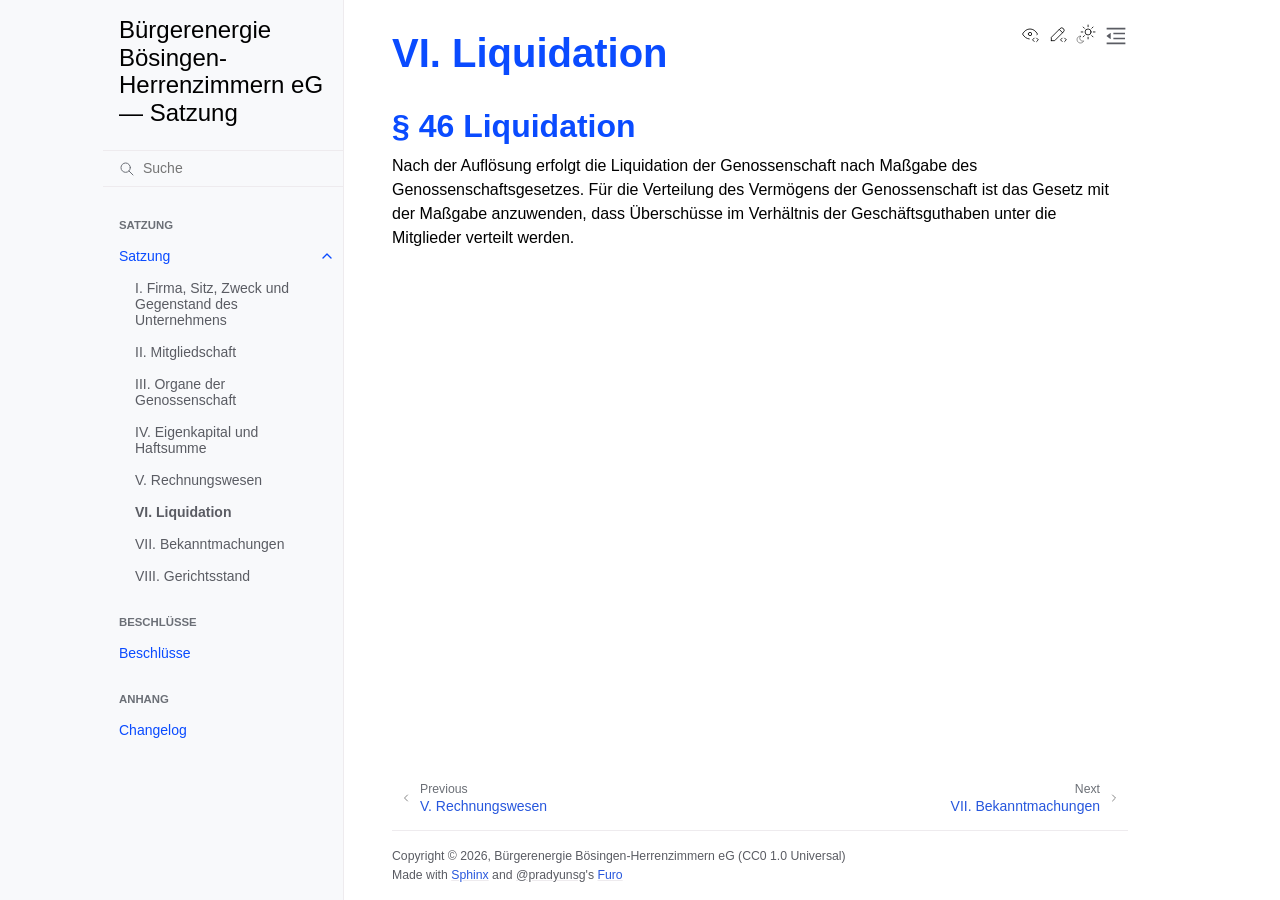
<file: satzung/06-liquidation.html>
<!doctype html>
<html class="no-js" lang="de" data-content_root="../">
  <head><meta charset="utf-8">
    <meta name="viewport" content="width=device-width,initial-scale=1">
    <meta name="color-scheme" content="light dark"><meta name="viewport" content="width=device-width, initial-scale=1" />
<link rel="index" title="Stichwortverzeichnis" href="../genindex.html"><link rel="search" title="Suche" href="../search.html"><link rel="next" title="VII. Bekanntmachungen" href="07-bekanntmachungen.html"><link rel="prev" title="V. Rechnungswesen" href="05-rechnungswesen.html">

    <!-- Generated with Sphinx 9.1.0 and Furo 2025.12.19 -->
        <title>VI. Liquidation - Bürgerenergie Bösingen-Herrenzimmern eG — Satzung</title>
      <link rel="stylesheet" type="text/css" href="../_static/pygments.css?v=d111a655" />
    <link rel="stylesheet" type="text/css" href="../_static/styles/furo.css?v=7bdb33bb" />
    <link rel="stylesheet" type="text/css" href="../_static/styles/furo-extensions.css?v=8dab3a3b" />
    <link rel="stylesheet" type="text/css" href="../_static/css/beg.css?v=684456c3" />
    
    


<style>
  body {
    --color-code-background: #f2f2f2;
  --color-code-foreground: #1e1e1e;
  
  }
  @media not print {
    body[data-theme="dark"] {
      --color-code-background: #202020;
  --color-code-foreground: #d0d0d0;
  
    }
    @media (prefers-color-scheme: dark) {
      body:not([data-theme="light"]) {
        --color-code-background: #202020;
  --color-code-foreground: #d0d0d0;
  
      }
    }
  }
</style></head>
  <body>
    
    <script>
      document.body.dataset.theme = localStorage.getItem("theme") || "auto";
    </script>
    

<svg xmlns="http://www.w3.org/2000/svg" style="display: none;">
  <symbol id="svg-toc" viewBox="0 0 24 24">
    <title>Contents</title>
    <svg stroke="currentColor" fill="currentColor" stroke-width="0" viewBox="0 0 1024 1024">
      <path d="M408 442h480c4.4 0 8-3.6 8-8v-56c0-4.4-3.6-8-8-8H408c-4.4 0-8 3.6-8 8v56c0 4.4 3.6 8 8 8zm-8 204c0 4.4 3.6 8 8 8h480c4.4 0 8-3.6 8-8v-56c0-4.4-3.6-8-8-8H408c-4.4 0-8 3.6-8 8v56zm504-486H120c-4.4 0-8 3.6-8 8v56c0 4.4 3.6 8 8 8h784c4.4 0 8-3.6 8-8v-56c0-4.4-3.6-8-8-8zm0 632H120c-4.4 0-8 3.6-8 8v56c0 4.4 3.6 8 8 8h784c4.4 0 8-3.6 8-8v-56c0-4.4-3.6-8-8-8zM115.4 518.9L271.7 642c5.8 4.6 14.4.5 14.4-6.9V388.9c0-7.4-8.5-11.5-14.4-6.9L115.4 505.1a8.74 8.74 0 0 0 0 13.8z"/>
    </svg>
  </symbol>
  <symbol id="svg-menu" viewBox="0 0 24 24">
    <title>Menu</title>
    <svg xmlns="http://www.w3.org/2000/svg" viewBox="0 0 24 24" fill="none" stroke="currentColor"
      stroke-width="2" stroke-linecap="round" stroke-linejoin="round" class="feather-menu">
      <line x1="3" y1="12" x2="21" y2="12"></line>
      <line x1="3" y1="6" x2="21" y2="6"></line>
      <line x1="3" y1="18" x2="21" y2="18"></line>
    </svg>
  </symbol>
  <symbol id="svg-arrow-right" viewBox="0 0 24 24">
    <title>Expand</title>
    <svg xmlns="http://www.w3.org/2000/svg" viewBox="0 0 24 24" fill="none" stroke="currentColor"
      stroke-width="2" stroke-linecap="round" stroke-linejoin="round" class="feather-chevron-right">
      <polyline points="9 18 15 12 9 6"></polyline>
    </svg>
  </symbol>
  <symbol id="svg-sun" viewBox="0 0 24 24">
    <title>Light mode</title>
    <svg xmlns="http://www.w3.org/2000/svg" viewBox="0 0 24 24" fill="none" stroke="currentColor"
      stroke-width="1" stroke-linecap="round" stroke-linejoin="round" class="feather-sun">
      <circle cx="12" cy="12" r="5"></circle>
      <line x1="12" y1="1" x2="12" y2="3"></line>
      <line x1="12" y1="21" x2="12" y2="23"></line>
      <line x1="4.22" y1="4.22" x2="5.64" y2="5.64"></line>
      <line x1="18.36" y1="18.36" x2="19.78" y2="19.78"></line>
      <line x1="1" y1="12" x2="3" y2="12"></line>
      <line x1="21" y1="12" x2="23" y2="12"></line>
      <line x1="4.22" y1="19.78" x2="5.64" y2="18.36"></line>
      <line x1="18.36" y1="5.64" x2="19.78" y2="4.22"></line>
    </svg>
  </symbol>
  <symbol id="svg-moon" viewBox="0 0 24 24">
    <title>Dark mode</title>
    <svg xmlns="http://www.w3.org/2000/svg" viewBox="0 0 24 24" fill="none" stroke="currentColor"
      stroke-width="1" stroke-linecap="round" stroke-linejoin="round" class="icon-tabler-moon">
      <path stroke="none" d="M0 0h24v24H0z" fill="none" />
      <path d="M12 3c.132 0 .263 0 .393 0a7.5 7.5 0 0 0 7.92 12.446a9 9 0 1 1 -8.313 -12.454z" />
    </svg>
  </symbol>
  <symbol id="svg-sun-with-moon" viewBox="0 0 24 24">
    <title>Auto light/dark, in light mode</title>
    <svg xmlns="http://www.w3.org/2000/svg" viewBox="0 0 24 24" fill="none" stroke="currentColor"
      stroke-width="1" stroke-linecap="round" stroke-linejoin="round"
      class="icon-custom-derived-from-feather-sun-and-tabler-moon">
      <path style="opacity: 50%" d="M 5.411 14.504 C 5.471 14.504 5.532 14.504 5.591 14.504 C 3.639 16.319 4.383 19.569 6.931 20.352 C 7.693 20.586 8.512 20.551 9.25 20.252 C 8.023 23.207 4.056 23.725 2.11 21.184 C 0.166 18.642 1.702 14.949 4.874 14.536 C 5.051 14.512 5.231 14.5 5.411 14.5 L 5.411 14.504 Z"/>
      <line x1="14.5" y1="3.25" x2="14.5" y2="1.25"/>
      <line x1="14.5" y1="15.85" x2="14.5" y2="17.85"/>
      <line x1="10.044" y1="5.094" x2="8.63" y2="3.68"/>
      <line x1="19" y1="14.05" x2="20.414" y2="15.464"/>
      <line x1="8.2" y1="9.55" x2="6.2" y2="9.55"/>
      <line x1="20.8" y1="9.55" x2="22.8" y2="9.55"/>
      <line x1="10.044" y1="14.006" x2="8.63" y2="15.42"/>
      <line x1="19" y1="5.05" x2="20.414" y2="3.636"/>
      <circle cx="14.5" cy="9.55" r="3.6"/>
    </svg>
  </symbol>
  <symbol id="svg-moon-with-sun" viewBox="0 0 24 24">
    <title>Auto light/dark, in dark mode</title>
    <svg xmlns="http://www.w3.org/2000/svg" viewBox="0 0 24 24" fill="none" stroke="currentColor"
      stroke-width="1" stroke-linecap="round" stroke-linejoin="round"
      class="icon-custom-derived-from-feather-sun-and-tabler-moon">
      <path d="M 8.282 7.007 C 8.385 7.007 8.494 7.007 8.595 7.007 C 5.18 10.184 6.481 15.869 10.942 17.24 C 12.275 17.648 13.706 17.589 15 17.066 C 12.851 22.236 5.91 23.143 2.505 18.696 C -0.897 14.249 1.791 7.786 7.342 7.063 C 7.652 7.021 7.965 7 8.282 7 L 8.282 7.007 Z"/>
      <line style="opacity: 50%" x1="18" y1="3.705" x2="18" y2="2.5"/>
      <line style="opacity: 50%" x1="18" y1="11.295" x2="18" y2="12.5"/>
      <line style="opacity: 50%" x1="15.316" y1="4.816" x2="14.464" y2="3.964"/>
      <line style="opacity: 50%" x1="20.711" y1="10.212" x2="21.563" y2="11.063"/>
      <line style="opacity: 50%" x1="14.205" y1="7.5" x2="13.001" y2="7.5"/>
      <line style="opacity: 50%" x1="21.795" y1="7.5" x2="23" y2="7.5"/>
      <line style="opacity: 50%" x1="15.316" y1="10.184" x2="14.464" y2="11.036"/>
      <line style="opacity: 50%" x1="20.711" y1="4.789" x2="21.563" y2="3.937"/>
      <circle style="opacity: 50%" cx="18" cy="7.5" r="2.169"/>
    </svg>
  </symbol>
  <symbol id="svg-pencil" viewBox="0 0 24 24">
    <svg xmlns="http://www.w3.org/2000/svg" viewBox="0 0 24 24" fill="none" stroke="currentColor"
      stroke-width="1" stroke-linecap="round" stroke-linejoin="round" class="icon-tabler-pencil-code">
      <path d="M4 20h4l10.5 -10.5a2.828 2.828 0 1 0 -4 -4l-10.5 10.5v4" />
      <path d="M13.5 6.5l4 4" />
      <path d="M20 21l2 -2l-2 -2" />
      <path d="M17 17l-2 2l2 2" />
    </svg>
  </symbol>
  <symbol id="svg-eye" viewBox="0 0 24 24">
    <svg xmlns="http://www.w3.org/2000/svg" viewBox="0 0 24 24" fill="none" stroke="currentColor"
      stroke-width="1" stroke-linecap="round" stroke-linejoin="round" class="icon-tabler-eye-code">
      <path stroke="none" d="M0 0h24v24H0z" fill="none" />
      <path d="M10 12a2 2 0 1 0 4 0a2 2 0 0 0 -4 0" />
      <path
        d="M11.11 17.958c-3.209 -.307 -5.91 -2.293 -8.11 -5.958c2.4 -4 5.4 -6 9 -6c3.6 0 6.6 2 9 6c-.21 .352 -.427 .688 -.647 1.008" />
      <path d="M20 21l2 -2l-2 -2" />
      <path d="M17 17l-2 2l2 2" />
    </svg>
  </symbol>
</svg>

<input type="checkbox" class="sidebar-toggle" name="__navigation" id="__navigation" aria-label="Toggle site navigation sidebar">
<input type="checkbox" class="sidebar-toggle" name="__toc" id="__toc" aria-label="Toggle table of contents sidebar">
<label class="overlay sidebar-overlay" for="__navigation"></label>
<label class="overlay toc-overlay" for="__toc"></label>

<a class="skip-to-content muted-link" href="#furo-main-content">Skip to content</a>



<div class="page">
  <header class="mobile-header">
    <div class="header-left">
      <label class="nav-overlay-icon" for="__navigation">
        <span class="icon"><svg><use href="#svg-menu"></use></svg></span>
      </label>
    </div>
    <div class="header-center">
      <a href="../index.html"><div class="brand">Bürgerenergie Bösingen-Herrenzimmern eG — Satzung</div></a>
    </div>
    <div class="header-right">
      <div class="theme-toggle-container theme-toggle-header">
        <button class="theme-toggle" aria-label="Toggle Light / Dark / Auto color theme">
          <svg class="theme-icon-when-auto-light"><use href="#svg-sun-with-moon"></use></svg>
          <svg class="theme-icon-when-auto-dark"><use href="#svg-moon-with-sun"></use></svg>
          <svg class="theme-icon-when-dark"><use href="#svg-moon"></use></svg>
          <svg class="theme-icon-when-light"><use href="#svg-sun"></use></svg>
        </button>
      </div>
      <label class="toc-overlay-icon toc-header-icon" for="__toc">
        <span class="icon"><svg><use href="#svg-toc"></use></svg></span>
      </label>
    </div>
  </header>
  <aside class="sidebar-drawer">
    <div class="sidebar-container">
      
      <div class="sidebar-sticky"><a class="sidebar-brand" href="../index.html">
  
  <span class="sidebar-brand-text">Bürgerenergie Bösingen-Herrenzimmern eG — Satzung</span>
  
</a><form class="sidebar-search-container" method="get" action="../search.html" role="search">
  <input class="sidebar-search" placeholder="Suche" name="q" aria-label="Suche">
  <input type="hidden" name="check_keywords" value="yes">
  <input type="hidden" name="area" value="default">
</form>
<div id="searchbox"></div><div class="sidebar-scroll"><div class="sidebar-tree">
  <p class="caption" role="heading"><span class="caption-text">Satzung</span></p>
<ul class="current">
<li class="toctree-l1 current has-children"><a class="reference internal" href="index.html">Satzung</a><input aria-label="Toggle navigation of Satzung" checked="" class="toctree-checkbox" id="toctree-checkbox-1" name="toctree-checkbox-1" role="switch" type="checkbox"/><label for="toctree-checkbox-1"><span class="icon"><svg><use href="#svg-arrow-right"></use></svg></span></label><ul class="current">
<li class="toctree-l2"><a class="reference internal" href="01-firma-zweck.html">I. Firma, Sitz, Zweck und Gegenstand des Unternehmens</a></li>
<li class="toctree-l2"><a class="reference internal" href="02-mitgliedschaft.html">II. Mitgliedschaft</a></li>
<li class="toctree-l2"><a class="reference internal" href="03-organe.html">III. Organe der Genossenschaft</a></li>
<li class="toctree-l2"><a class="reference internal" href="04-eigenkapital.html">IV. Eigenkapital und Haftsumme</a></li>
<li class="toctree-l2"><a class="reference internal" href="05-rechnungswesen.html">V. Rechnungswesen</a></li>
<li class="toctree-l2 current current-page"><a class="current reference internal" href="#">VI. Liquidation</a></li>
<li class="toctree-l2"><a class="reference internal" href="07-bekanntmachungen.html">VII. Bekanntmachungen</a></li>
<li class="toctree-l2"><a class="reference internal" href="08-gerichtsstand.html">VIII. Gerichtsstand</a></li>
</ul>
</li>
</ul>
<p class="caption" role="heading"><span class="caption-text">Beschlüsse</span></p>
<ul>
<li class="toctree-l1"><a class="reference internal" href="../beschluesse/index.html">Beschlüsse</a></li>
</ul>
<p class="caption" role="heading"><span class="caption-text">Anhang</span></p>
<ul>
<li class="toctree-l1"><a class="reference internal" href="../changelog.html">Changelog</a></li>
</ul>

</div>
</div>

      </div>
      
    </div>
  </aside>
  <div class="main">
    <div class="content">
      <div class="article-container">
        <a href="#" class="back-to-top muted-link">
          <svg xmlns="http://www.w3.org/2000/svg" viewBox="0 0 24 24">
            <path d="M13 20h-2V8l-5.5 5.5-1.42-1.42L12 4.16l7.92 7.92-1.42 1.42L13 8v12z"></path>
          </svg>
          <span>Back to top</span>
        </a>
        <div class="content-icon-container">
          <div class="view-this-page">
  <a class="muted-link" href="https://github.com/beg-bhz/BEG-BHZ-Satzung/blob/main/satzung/06-liquidation.rst?plain=true" title="View this page">
    <svg><use href="#svg-eye"></use></svg>
    <span class="visually-hidden">View this page</span>
  </a>
</div><div class="edit-this-page">
  <a class="muted-link" href="https://github.com/beg-bhz/BEG-BHZ-Satzung/edit/main/satzung/06-liquidation.rst" rel="edit" title="Edit this page">
    <svg><use href="#svg-pencil"></use></svg>
    <span class="visually-hidden">Edit this page</span>
  </a>
</div><div class="theme-toggle-container theme-toggle-content">
            <button class="theme-toggle" aria-label="Toggle Light / Dark / Auto color theme">
              <svg class="theme-icon-when-auto-light"><use href="#svg-sun-with-moon"></use></svg>
              <svg class="theme-icon-when-auto-dark"><use href="#svg-moon-with-sun"></use></svg>
              <svg class="theme-icon-when-dark"><use href="#svg-moon"></use></svg>
              <svg class="theme-icon-when-light"><use href="#svg-sun"></use></svg>
            </button>
          </div>
          <label class="toc-overlay-icon toc-content-icon" for="__toc">
            <span class="icon"><svg><use href="#svg-toc"></use></svg></span>
          </label>
        </div>
        <article role="main" id="furo-main-content">
          <section id="vi-liquidation">
<h1>VI. Liquidation<a class="headerlink" href="#vi-liquidation" title="Link to this heading">¶</a></h1>
<section id="liquidation">
<h2>§ 46 Liquidation<a class="headerlink" href="#liquidation" title="Link to this heading">¶</a></h2>
<p>Nach der Auflösung erfolgt die Liquidation der Genossenschaft nach Maßgabe des Genossenschaftsgesetzes. Für die Verteilung des Vermögens der Genossenschaft ist das Gesetz mit der Maßgabe anzuwenden, dass Überschüsse im Verhältnis der Geschäftsguthaben unter die Mitglieder verteilt werden.</p>
</section>
</section>

        </article>
      </div>
      <footer>
        
        <div class="related-pages">
          <a class="next-page" href="07-bekanntmachungen.html">
              <div class="page-info">
                <div class="context">
                  <span>Next</span>
                </div>
                <div class="title">VII. Bekanntmachungen</div>
              </div>
              <svg class="furo-related-icon"><use href="#svg-arrow-right"></use></svg>
            </a>
          <a class="prev-page" href="05-rechnungswesen.html">
              <svg class="furo-related-icon"><use href="#svg-arrow-right"></use></svg>
              <div class="page-info">
                <div class="context">
                  <span>Previous</span>
                </div>
                
                <div class="title">V. Rechnungswesen</div>
                
              </div>
            </a>
        </div>
        <div class="bottom-of-page">
          <div class="left-details">
            <div class="copyright">
                Copyright &#169; 2026, Bürgerenergie Bösingen-Herrenzimmern eG (CC0 1.0 Universal)
            </div>
            Made with <a href="https://www.sphinx-doc.org/">Sphinx</a> and <a class="muted-link" href="https://pradyunsg.me">@pradyunsg</a>'s
            
            <a href="https://github.com/pradyunsg/furo">Furo</a>
            
          </div>
          <div class="right-details">
            
          </div>
        </div>
        
      </footer>
    </div>
    <aside class="toc-drawer">
      
      
      <div class="toc-sticky toc-scroll">
        <div class="toc-title-container">
          <span class="toc-title">
            On this page
          </span>
        </div>
        <div class="toc-tree-container">
          <div class="toc-tree">
            <ul>
<li><a class="reference internal" href="#">VI. Liquidation</a><ul>
<li><a class="reference internal" href="#liquidation">§ 46 Liquidation</a></li>
</ul>
</li>
</ul>

          </div>
        </div>
      </div>
      
      
    </aside>
  </div>
</div><script src="../_static/documentation_options.js?v=06e1d1fd"></script>
    <script src="../_static/doctools.js?v=fd6eb6e6"></script>
    <script src="../_static/sphinx_highlight.js?v=6ffebe34"></script>
    <script src="../_static/scripts/furo.js?v=46bd48cc"></script>
    <script src="../_static/translations.js?v=9bf55d28"></script>
    </body>
</html>
</file>
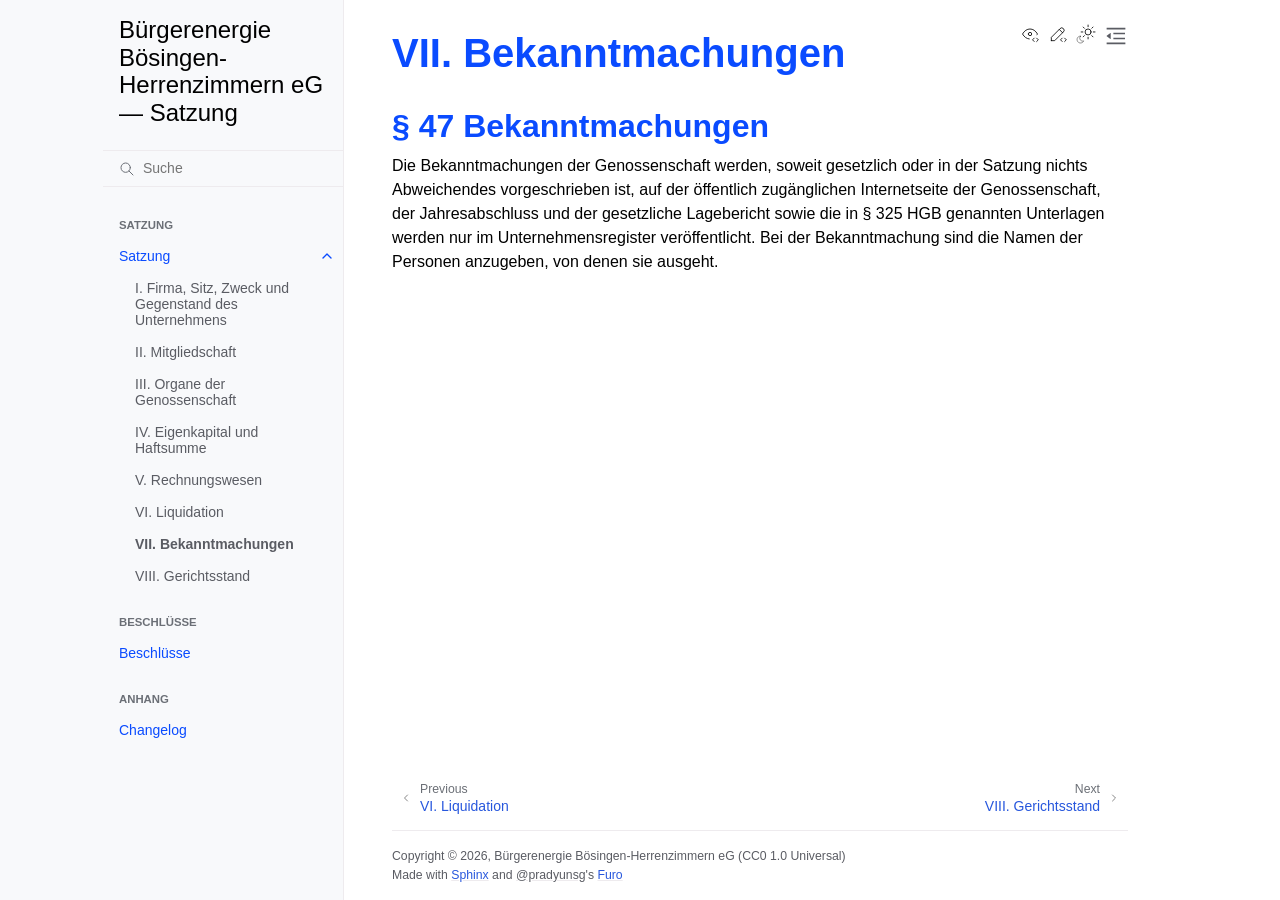
<file: satzung/07-bekanntmachungen.html>
<!doctype html>
<html class="no-js" lang="de" data-content_root="../">
  <head><meta charset="utf-8">
    <meta name="viewport" content="width=device-width,initial-scale=1">
    <meta name="color-scheme" content="light dark"><meta name="viewport" content="width=device-width, initial-scale=1" />
<link rel="index" title="Stichwortverzeichnis" href="../genindex.html"><link rel="search" title="Suche" href="../search.html"><link rel="next" title="VIII. Gerichtsstand" href="08-gerichtsstand.html"><link rel="prev" title="VI. Liquidation" href="06-liquidation.html">

    <!-- Generated with Sphinx 9.1.0 and Furo 2025.12.19 -->
        <title>VII. Bekanntmachungen - Bürgerenergie Bösingen-Herrenzimmern eG — Satzung</title>
      <link rel="stylesheet" type="text/css" href="../_static/pygments.css?v=d111a655" />
    <link rel="stylesheet" type="text/css" href="../_static/styles/furo.css?v=7bdb33bb" />
    <link rel="stylesheet" type="text/css" href="../_static/styles/furo-extensions.css?v=8dab3a3b" />
    <link rel="stylesheet" type="text/css" href="../_static/css/beg.css?v=684456c3" />
    
    


<style>
  body {
    --color-code-background: #f2f2f2;
  --color-code-foreground: #1e1e1e;
  
  }
  @media not print {
    body[data-theme="dark"] {
      --color-code-background: #202020;
  --color-code-foreground: #d0d0d0;
  
    }
    @media (prefers-color-scheme: dark) {
      body:not([data-theme="light"]) {
        --color-code-background: #202020;
  --color-code-foreground: #d0d0d0;
  
      }
    }
  }
</style></head>
  <body>
    
    <script>
      document.body.dataset.theme = localStorage.getItem("theme") || "auto";
    </script>
    

<svg xmlns="http://www.w3.org/2000/svg" style="display: none;">
  <symbol id="svg-toc" viewBox="0 0 24 24">
    <title>Contents</title>
    <svg stroke="currentColor" fill="currentColor" stroke-width="0" viewBox="0 0 1024 1024">
      <path d="M408 442h480c4.4 0 8-3.6 8-8v-56c0-4.4-3.6-8-8-8H408c-4.4 0-8 3.6-8 8v56c0 4.4 3.6 8 8 8zm-8 204c0 4.4 3.6 8 8 8h480c4.4 0 8-3.6 8-8v-56c0-4.4-3.6-8-8-8H408c-4.4 0-8 3.6-8 8v56zm504-486H120c-4.4 0-8 3.6-8 8v56c0 4.4 3.6 8 8 8h784c4.4 0 8-3.6 8-8v-56c0-4.4-3.6-8-8-8zm0 632H120c-4.4 0-8 3.6-8 8v56c0 4.4 3.6 8 8 8h784c4.4 0 8-3.6 8-8v-56c0-4.4-3.6-8-8-8zM115.4 518.9L271.7 642c5.8 4.6 14.4.5 14.4-6.9V388.9c0-7.4-8.5-11.5-14.4-6.9L115.4 505.1a8.74 8.74 0 0 0 0 13.8z"/>
    </svg>
  </symbol>
  <symbol id="svg-menu" viewBox="0 0 24 24">
    <title>Menu</title>
    <svg xmlns="http://www.w3.org/2000/svg" viewBox="0 0 24 24" fill="none" stroke="currentColor"
      stroke-width="2" stroke-linecap="round" stroke-linejoin="round" class="feather-menu">
      <line x1="3" y1="12" x2="21" y2="12"></line>
      <line x1="3" y1="6" x2="21" y2="6"></line>
      <line x1="3" y1="18" x2="21" y2="18"></line>
    </svg>
  </symbol>
  <symbol id="svg-arrow-right" viewBox="0 0 24 24">
    <title>Expand</title>
    <svg xmlns="http://www.w3.org/2000/svg" viewBox="0 0 24 24" fill="none" stroke="currentColor"
      stroke-width="2" stroke-linecap="round" stroke-linejoin="round" class="feather-chevron-right">
      <polyline points="9 18 15 12 9 6"></polyline>
    </svg>
  </symbol>
  <symbol id="svg-sun" viewBox="0 0 24 24">
    <title>Light mode</title>
    <svg xmlns="http://www.w3.org/2000/svg" viewBox="0 0 24 24" fill="none" stroke="currentColor"
      stroke-width="1" stroke-linecap="round" stroke-linejoin="round" class="feather-sun">
      <circle cx="12" cy="12" r="5"></circle>
      <line x1="12" y1="1" x2="12" y2="3"></line>
      <line x1="12" y1="21" x2="12" y2="23"></line>
      <line x1="4.22" y1="4.22" x2="5.64" y2="5.64"></line>
      <line x1="18.36" y1="18.36" x2="19.78" y2="19.78"></line>
      <line x1="1" y1="12" x2="3" y2="12"></line>
      <line x1="21" y1="12" x2="23" y2="12"></line>
      <line x1="4.22" y1="19.78" x2="5.64" y2="18.36"></line>
      <line x1="18.36" y1="5.64" x2="19.78" y2="4.22"></line>
    </svg>
  </symbol>
  <symbol id="svg-moon" viewBox="0 0 24 24">
    <title>Dark mode</title>
    <svg xmlns="http://www.w3.org/2000/svg" viewBox="0 0 24 24" fill="none" stroke="currentColor"
      stroke-width="1" stroke-linecap="round" stroke-linejoin="round" class="icon-tabler-moon">
      <path stroke="none" d="M0 0h24v24H0z" fill="none" />
      <path d="M12 3c.132 0 .263 0 .393 0a7.5 7.5 0 0 0 7.92 12.446a9 9 0 1 1 -8.313 -12.454z" />
    </svg>
  </symbol>
  <symbol id="svg-sun-with-moon" viewBox="0 0 24 24">
    <title>Auto light/dark, in light mode</title>
    <svg xmlns="http://www.w3.org/2000/svg" viewBox="0 0 24 24" fill="none" stroke="currentColor"
      stroke-width="1" stroke-linecap="round" stroke-linejoin="round"
      class="icon-custom-derived-from-feather-sun-and-tabler-moon">
      <path style="opacity: 50%" d="M 5.411 14.504 C 5.471 14.504 5.532 14.504 5.591 14.504 C 3.639 16.319 4.383 19.569 6.931 20.352 C 7.693 20.586 8.512 20.551 9.25 20.252 C 8.023 23.207 4.056 23.725 2.11 21.184 C 0.166 18.642 1.702 14.949 4.874 14.536 C 5.051 14.512 5.231 14.5 5.411 14.5 L 5.411 14.504 Z"/>
      <line x1="14.5" y1="3.25" x2="14.5" y2="1.25"/>
      <line x1="14.5" y1="15.85" x2="14.5" y2="17.85"/>
      <line x1="10.044" y1="5.094" x2="8.63" y2="3.68"/>
      <line x1="19" y1="14.05" x2="20.414" y2="15.464"/>
      <line x1="8.2" y1="9.55" x2="6.2" y2="9.55"/>
      <line x1="20.8" y1="9.55" x2="22.8" y2="9.55"/>
      <line x1="10.044" y1="14.006" x2="8.63" y2="15.42"/>
      <line x1="19" y1="5.05" x2="20.414" y2="3.636"/>
      <circle cx="14.5" cy="9.55" r="3.6"/>
    </svg>
  </symbol>
  <symbol id="svg-moon-with-sun" viewBox="0 0 24 24">
    <title>Auto light/dark, in dark mode</title>
    <svg xmlns="http://www.w3.org/2000/svg" viewBox="0 0 24 24" fill="none" stroke="currentColor"
      stroke-width="1" stroke-linecap="round" stroke-linejoin="round"
      class="icon-custom-derived-from-feather-sun-and-tabler-moon">
      <path d="M 8.282 7.007 C 8.385 7.007 8.494 7.007 8.595 7.007 C 5.18 10.184 6.481 15.869 10.942 17.24 C 12.275 17.648 13.706 17.589 15 17.066 C 12.851 22.236 5.91 23.143 2.505 18.696 C -0.897 14.249 1.791 7.786 7.342 7.063 C 7.652 7.021 7.965 7 8.282 7 L 8.282 7.007 Z"/>
      <line style="opacity: 50%" x1="18" y1="3.705" x2="18" y2="2.5"/>
      <line style="opacity: 50%" x1="18" y1="11.295" x2="18" y2="12.5"/>
      <line style="opacity: 50%" x1="15.316" y1="4.816" x2="14.464" y2="3.964"/>
      <line style="opacity: 50%" x1="20.711" y1="10.212" x2="21.563" y2="11.063"/>
      <line style="opacity: 50%" x1="14.205" y1="7.5" x2="13.001" y2="7.5"/>
      <line style="opacity: 50%" x1="21.795" y1="7.5" x2="23" y2="7.5"/>
      <line style="opacity: 50%" x1="15.316" y1="10.184" x2="14.464" y2="11.036"/>
      <line style="opacity: 50%" x1="20.711" y1="4.789" x2="21.563" y2="3.937"/>
      <circle style="opacity: 50%" cx="18" cy="7.5" r="2.169"/>
    </svg>
  </symbol>
  <symbol id="svg-pencil" viewBox="0 0 24 24">
    <svg xmlns="http://www.w3.org/2000/svg" viewBox="0 0 24 24" fill="none" stroke="currentColor"
      stroke-width="1" stroke-linecap="round" stroke-linejoin="round" class="icon-tabler-pencil-code">
      <path d="M4 20h4l10.5 -10.5a2.828 2.828 0 1 0 -4 -4l-10.5 10.5v4" />
      <path d="M13.5 6.5l4 4" />
      <path d="M20 21l2 -2l-2 -2" />
      <path d="M17 17l-2 2l2 2" />
    </svg>
  </symbol>
  <symbol id="svg-eye" viewBox="0 0 24 24">
    <svg xmlns="http://www.w3.org/2000/svg" viewBox="0 0 24 24" fill="none" stroke="currentColor"
      stroke-width="1" stroke-linecap="round" stroke-linejoin="round" class="icon-tabler-eye-code">
      <path stroke="none" d="M0 0h24v24H0z" fill="none" />
      <path d="M10 12a2 2 0 1 0 4 0a2 2 0 0 0 -4 0" />
      <path
        d="M11.11 17.958c-3.209 -.307 -5.91 -2.293 -8.11 -5.958c2.4 -4 5.4 -6 9 -6c3.6 0 6.6 2 9 6c-.21 .352 -.427 .688 -.647 1.008" />
      <path d="M20 21l2 -2l-2 -2" />
      <path d="M17 17l-2 2l2 2" />
    </svg>
  </symbol>
</svg>

<input type="checkbox" class="sidebar-toggle" name="__navigation" id="__navigation" aria-label="Toggle site navigation sidebar">
<input type="checkbox" class="sidebar-toggle" name="__toc" id="__toc" aria-label="Toggle table of contents sidebar">
<label class="overlay sidebar-overlay" for="__navigation"></label>
<label class="overlay toc-overlay" for="__toc"></label>

<a class="skip-to-content muted-link" href="#furo-main-content">Skip to content</a>



<div class="page">
  <header class="mobile-header">
    <div class="header-left">
      <label class="nav-overlay-icon" for="__navigation">
        <span class="icon"><svg><use href="#svg-menu"></use></svg></span>
      </label>
    </div>
    <div class="header-center">
      <a href="../index.html"><div class="brand">Bürgerenergie Bösingen-Herrenzimmern eG — Satzung</div></a>
    </div>
    <div class="header-right">
      <div class="theme-toggle-container theme-toggle-header">
        <button class="theme-toggle" aria-label="Toggle Light / Dark / Auto color theme">
          <svg class="theme-icon-when-auto-light"><use href="#svg-sun-with-moon"></use></svg>
          <svg class="theme-icon-when-auto-dark"><use href="#svg-moon-with-sun"></use></svg>
          <svg class="theme-icon-when-dark"><use href="#svg-moon"></use></svg>
          <svg class="theme-icon-when-light"><use href="#svg-sun"></use></svg>
        </button>
      </div>
      <label class="toc-overlay-icon toc-header-icon" for="__toc">
        <span class="icon"><svg><use href="#svg-toc"></use></svg></span>
      </label>
    </div>
  </header>
  <aside class="sidebar-drawer">
    <div class="sidebar-container">
      
      <div class="sidebar-sticky"><a class="sidebar-brand" href="../index.html">
  
  <span class="sidebar-brand-text">Bürgerenergie Bösingen-Herrenzimmern eG — Satzung</span>
  
</a><form class="sidebar-search-container" method="get" action="../search.html" role="search">
  <input class="sidebar-search" placeholder="Suche" name="q" aria-label="Suche">
  <input type="hidden" name="check_keywords" value="yes">
  <input type="hidden" name="area" value="default">
</form>
<div id="searchbox"></div><div class="sidebar-scroll"><div class="sidebar-tree">
  <p class="caption" role="heading"><span class="caption-text">Satzung</span></p>
<ul class="current">
<li class="toctree-l1 current has-children"><a class="reference internal" href="index.html">Satzung</a><input aria-label="Toggle navigation of Satzung" checked="" class="toctree-checkbox" id="toctree-checkbox-1" name="toctree-checkbox-1" role="switch" type="checkbox"/><label for="toctree-checkbox-1"><span class="icon"><svg><use href="#svg-arrow-right"></use></svg></span></label><ul class="current">
<li class="toctree-l2"><a class="reference internal" href="01-firma-zweck.html">I. Firma, Sitz, Zweck und Gegenstand des Unternehmens</a></li>
<li class="toctree-l2"><a class="reference internal" href="02-mitgliedschaft.html">II. Mitgliedschaft</a></li>
<li class="toctree-l2"><a class="reference internal" href="03-organe.html">III. Organe der Genossenschaft</a></li>
<li class="toctree-l2"><a class="reference internal" href="04-eigenkapital.html">IV. Eigenkapital und Haftsumme</a></li>
<li class="toctree-l2"><a class="reference internal" href="05-rechnungswesen.html">V. Rechnungswesen</a></li>
<li class="toctree-l2"><a class="reference internal" href="06-liquidation.html">VI. Liquidation</a></li>
<li class="toctree-l2 current current-page"><a class="current reference internal" href="#">VII. Bekanntmachungen</a></li>
<li class="toctree-l2"><a class="reference internal" href="08-gerichtsstand.html">VIII. Gerichtsstand</a></li>
</ul>
</li>
</ul>
<p class="caption" role="heading"><span class="caption-text">Beschlüsse</span></p>
<ul>
<li class="toctree-l1"><a class="reference internal" href="../beschluesse/index.html">Beschlüsse</a></li>
</ul>
<p class="caption" role="heading"><span class="caption-text">Anhang</span></p>
<ul>
<li class="toctree-l1"><a class="reference internal" href="../changelog.html">Changelog</a></li>
</ul>

</div>
</div>

      </div>
      
    </div>
  </aside>
  <div class="main">
    <div class="content">
      <div class="article-container">
        <a href="#" class="back-to-top muted-link">
          <svg xmlns="http://www.w3.org/2000/svg" viewBox="0 0 24 24">
            <path d="M13 20h-2V8l-5.5 5.5-1.42-1.42L12 4.16l7.92 7.92-1.42 1.42L13 8v12z"></path>
          </svg>
          <span>Back to top</span>
        </a>
        <div class="content-icon-container">
          <div class="view-this-page">
  <a class="muted-link" href="https://github.com/beg-bhz/BEG-BHZ-Satzung/blob/main/satzung/07-bekanntmachungen.rst?plain=true" title="View this page">
    <svg><use href="#svg-eye"></use></svg>
    <span class="visually-hidden">View this page</span>
  </a>
</div><div class="edit-this-page">
  <a class="muted-link" href="https://github.com/beg-bhz/BEG-BHZ-Satzung/edit/main/satzung/07-bekanntmachungen.rst" rel="edit" title="Edit this page">
    <svg><use href="#svg-pencil"></use></svg>
    <span class="visually-hidden">Edit this page</span>
  </a>
</div><div class="theme-toggle-container theme-toggle-content">
            <button class="theme-toggle" aria-label="Toggle Light / Dark / Auto color theme">
              <svg class="theme-icon-when-auto-light"><use href="#svg-sun-with-moon"></use></svg>
              <svg class="theme-icon-when-auto-dark"><use href="#svg-moon-with-sun"></use></svg>
              <svg class="theme-icon-when-dark"><use href="#svg-moon"></use></svg>
              <svg class="theme-icon-when-light"><use href="#svg-sun"></use></svg>
            </button>
          </div>
          <label class="toc-overlay-icon toc-content-icon" for="__toc">
            <span class="icon"><svg><use href="#svg-toc"></use></svg></span>
          </label>
        </div>
        <article role="main" id="furo-main-content">
          <section id="vii-bekanntmachungen">
<h1>VII. Bekanntmachungen<a class="headerlink" href="#vii-bekanntmachungen" title="Link to this heading">¶</a></h1>
<section id="bekanntmachungen">
<h2>§ 47 Bekanntmachungen<a class="headerlink" href="#bekanntmachungen" title="Link to this heading">¶</a></h2>
<p>Die Bekanntmachungen der Genossenschaft werden, soweit gesetzlich oder in der Satzung nichts Abweichendes vorgeschrieben ist, auf der öffentlich zugänglichen Internetseite der Genossenschaft, der Jahresabschluss und der gesetzliche Lagebericht sowie die in § 325 HGB genannten Unterlagen werden nur im Unternehmensregister veröffentlicht. Bei der Bekanntmachung sind die Namen der Personen anzugeben, von denen sie ausgeht.</p>
</section>
</section>

        </article>
      </div>
      <footer>
        
        <div class="related-pages">
          <a class="next-page" href="08-gerichtsstand.html">
              <div class="page-info">
                <div class="context">
                  <span>Next</span>
                </div>
                <div class="title">VIII. Gerichtsstand</div>
              </div>
              <svg class="furo-related-icon"><use href="#svg-arrow-right"></use></svg>
            </a>
          <a class="prev-page" href="06-liquidation.html">
              <svg class="furo-related-icon"><use href="#svg-arrow-right"></use></svg>
              <div class="page-info">
                <div class="context">
                  <span>Previous</span>
                </div>
                
                <div class="title">VI. Liquidation</div>
                
              </div>
            </a>
        </div>
        <div class="bottom-of-page">
          <div class="left-details">
            <div class="copyright">
                Copyright &#169; 2026, Bürgerenergie Bösingen-Herrenzimmern eG (CC0 1.0 Universal)
            </div>
            Made with <a href="https://www.sphinx-doc.org/">Sphinx</a> and <a class="muted-link" href="https://pradyunsg.me">@pradyunsg</a>'s
            
            <a href="https://github.com/pradyunsg/furo">Furo</a>
            
          </div>
          <div class="right-details">
            
          </div>
        </div>
        
      </footer>
    </div>
    <aside class="toc-drawer">
      
      
      <div class="toc-sticky toc-scroll">
        <div class="toc-title-container">
          <span class="toc-title">
            On this page
          </span>
        </div>
        <div class="toc-tree-container">
          <div class="toc-tree">
            <ul>
<li><a class="reference internal" href="#">VII. Bekanntmachungen</a><ul>
<li><a class="reference internal" href="#bekanntmachungen">§ 47 Bekanntmachungen</a></li>
</ul>
</li>
</ul>

          </div>
        </div>
      </div>
      
      
    </aside>
  </div>
</div><script src="../_static/documentation_options.js?v=06e1d1fd"></script>
    <script src="../_static/doctools.js?v=fd6eb6e6"></script>
    <script src="../_static/sphinx_highlight.js?v=6ffebe34"></script>
    <script src="../_static/scripts/furo.js?v=46bd48cc"></script>
    <script src="../_static/translations.js?v=9bf55d28"></script>
    </body>
</html>
</file>
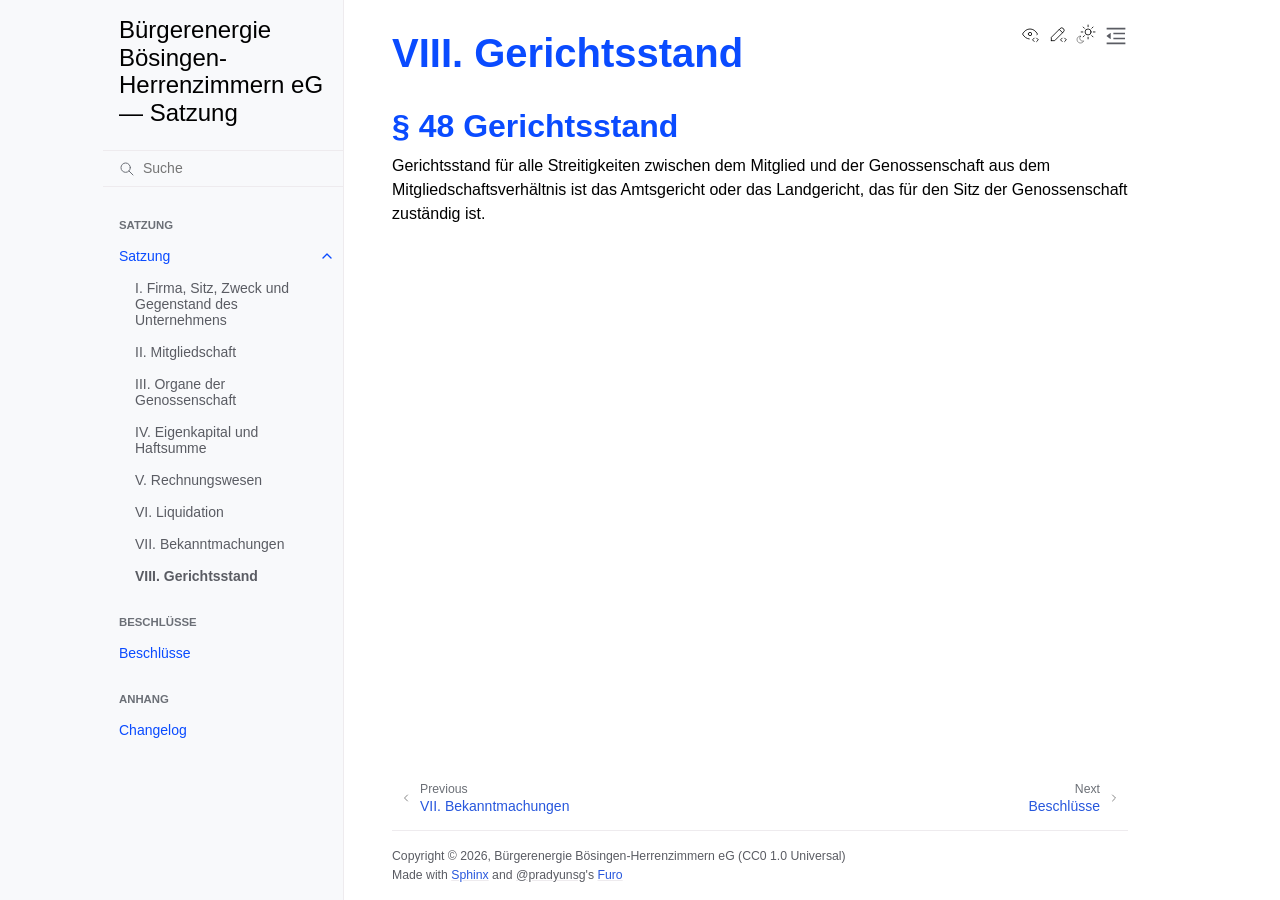
<file: satzung/08-gerichtsstand.html>
<!doctype html>
<html class="no-js" lang="de" data-content_root="../">
  <head><meta charset="utf-8">
    <meta name="viewport" content="width=device-width,initial-scale=1">
    <meta name="color-scheme" content="light dark"><meta name="viewport" content="width=device-width, initial-scale=1" />
<link rel="index" title="Stichwortverzeichnis" href="../genindex.html"><link rel="search" title="Suche" href="../search.html"><link rel="next" title="Beschlüsse" href="../beschluesse/index.html"><link rel="prev" title="VII. Bekanntmachungen" href="07-bekanntmachungen.html">

    <!-- Generated with Sphinx 9.1.0 and Furo 2025.12.19 -->
        <title>VIII. Gerichtsstand - Bürgerenergie Bösingen-Herrenzimmern eG — Satzung</title>
      <link rel="stylesheet" type="text/css" href="../_static/pygments.css?v=d111a655" />
    <link rel="stylesheet" type="text/css" href="../_static/styles/furo.css?v=7bdb33bb" />
    <link rel="stylesheet" type="text/css" href="../_static/styles/furo-extensions.css?v=8dab3a3b" />
    <link rel="stylesheet" type="text/css" href="../_static/css/beg.css?v=684456c3" />
    
    


<style>
  body {
    --color-code-background: #f2f2f2;
  --color-code-foreground: #1e1e1e;
  
  }
  @media not print {
    body[data-theme="dark"] {
      --color-code-background: #202020;
  --color-code-foreground: #d0d0d0;
  
    }
    @media (prefers-color-scheme: dark) {
      body:not([data-theme="light"]) {
        --color-code-background: #202020;
  --color-code-foreground: #d0d0d0;
  
      }
    }
  }
</style></head>
  <body>
    
    <script>
      document.body.dataset.theme = localStorage.getItem("theme") || "auto";
    </script>
    

<svg xmlns="http://www.w3.org/2000/svg" style="display: none;">
  <symbol id="svg-toc" viewBox="0 0 24 24">
    <title>Contents</title>
    <svg stroke="currentColor" fill="currentColor" stroke-width="0" viewBox="0 0 1024 1024">
      <path d="M408 442h480c4.4 0 8-3.6 8-8v-56c0-4.4-3.6-8-8-8H408c-4.4 0-8 3.6-8 8v56c0 4.4 3.6 8 8 8zm-8 204c0 4.4 3.6 8 8 8h480c4.4 0 8-3.6 8-8v-56c0-4.4-3.6-8-8-8H408c-4.4 0-8 3.6-8 8v56zm504-486H120c-4.4 0-8 3.6-8 8v56c0 4.4 3.6 8 8 8h784c4.4 0 8-3.6 8-8v-56c0-4.4-3.6-8-8-8zm0 632H120c-4.4 0-8 3.6-8 8v56c0 4.4 3.6 8 8 8h784c4.4 0 8-3.6 8-8v-56c0-4.4-3.6-8-8-8zM115.4 518.9L271.7 642c5.8 4.6 14.4.5 14.4-6.9V388.9c0-7.4-8.5-11.5-14.4-6.9L115.4 505.1a8.74 8.74 0 0 0 0 13.8z"/>
    </svg>
  </symbol>
  <symbol id="svg-menu" viewBox="0 0 24 24">
    <title>Menu</title>
    <svg xmlns="http://www.w3.org/2000/svg" viewBox="0 0 24 24" fill="none" stroke="currentColor"
      stroke-width="2" stroke-linecap="round" stroke-linejoin="round" class="feather-menu">
      <line x1="3" y1="12" x2="21" y2="12"></line>
      <line x1="3" y1="6" x2="21" y2="6"></line>
      <line x1="3" y1="18" x2="21" y2="18"></line>
    </svg>
  </symbol>
  <symbol id="svg-arrow-right" viewBox="0 0 24 24">
    <title>Expand</title>
    <svg xmlns="http://www.w3.org/2000/svg" viewBox="0 0 24 24" fill="none" stroke="currentColor"
      stroke-width="2" stroke-linecap="round" stroke-linejoin="round" class="feather-chevron-right">
      <polyline points="9 18 15 12 9 6"></polyline>
    </svg>
  </symbol>
  <symbol id="svg-sun" viewBox="0 0 24 24">
    <title>Light mode</title>
    <svg xmlns="http://www.w3.org/2000/svg" viewBox="0 0 24 24" fill="none" stroke="currentColor"
      stroke-width="1" stroke-linecap="round" stroke-linejoin="round" class="feather-sun">
      <circle cx="12" cy="12" r="5"></circle>
      <line x1="12" y1="1" x2="12" y2="3"></line>
      <line x1="12" y1="21" x2="12" y2="23"></line>
      <line x1="4.22" y1="4.22" x2="5.64" y2="5.64"></line>
      <line x1="18.36" y1="18.36" x2="19.78" y2="19.78"></line>
      <line x1="1" y1="12" x2="3" y2="12"></line>
      <line x1="21" y1="12" x2="23" y2="12"></line>
      <line x1="4.22" y1="19.78" x2="5.64" y2="18.36"></line>
      <line x1="18.36" y1="5.64" x2="19.78" y2="4.22"></line>
    </svg>
  </symbol>
  <symbol id="svg-moon" viewBox="0 0 24 24">
    <title>Dark mode</title>
    <svg xmlns="http://www.w3.org/2000/svg" viewBox="0 0 24 24" fill="none" stroke="currentColor"
      stroke-width="1" stroke-linecap="round" stroke-linejoin="round" class="icon-tabler-moon">
      <path stroke="none" d="M0 0h24v24H0z" fill="none" />
      <path d="M12 3c.132 0 .263 0 .393 0a7.5 7.5 0 0 0 7.92 12.446a9 9 0 1 1 -8.313 -12.454z" />
    </svg>
  </symbol>
  <symbol id="svg-sun-with-moon" viewBox="0 0 24 24">
    <title>Auto light/dark, in light mode</title>
    <svg xmlns="http://www.w3.org/2000/svg" viewBox="0 0 24 24" fill="none" stroke="currentColor"
      stroke-width="1" stroke-linecap="round" stroke-linejoin="round"
      class="icon-custom-derived-from-feather-sun-and-tabler-moon">
      <path style="opacity: 50%" d="M 5.411 14.504 C 5.471 14.504 5.532 14.504 5.591 14.504 C 3.639 16.319 4.383 19.569 6.931 20.352 C 7.693 20.586 8.512 20.551 9.25 20.252 C 8.023 23.207 4.056 23.725 2.11 21.184 C 0.166 18.642 1.702 14.949 4.874 14.536 C 5.051 14.512 5.231 14.5 5.411 14.5 L 5.411 14.504 Z"/>
      <line x1="14.5" y1="3.25" x2="14.5" y2="1.25"/>
      <line x1="14.5" y1="15.85" x2="14.5" y2="17.85"/>
      <line x1="10.044" y1="5.094" x2="8.63" y2="3.68"/>
      <line x1="19" y1="14.05" x2="20.414" y2="15.464"/>
      <line x1="8.2" y1="9.55" x2="6.2" y2="9.55"/>
      <line x1="20.8" y1="9.55" x2="22.8" y2="9.55"/>
      <line x1="10.044" y1="14.006" x2="8.63" y2="15.42"/>
      <line x1="19" y1="5.05" x2="20.414" y2="3.636"/>
      <circle cx="14.5" cy="9.55" r="3.6"/>
    </svg>
  </symbol>
  <symbol id="svg-moon-with-sun" viewBox="0 0 24 24">
    <title>Auto light/dark, in dark mode</title>
    <svg xmlns="http://www.w3.org/2000/svg" viewBox="0 0 24 24" fill="none" stroke="currentColor"
      stroke-width="1" stroke-linecap="round" stroke-linejoin="round"
      class="icon-custom-derived-from-feather-sun-and-tabler-moon">
      <path d="M 8.282 7.007 C 8.385 7.007 8.494 7.007 8.595 7.007 C 5.18 10.184 6.481 15.869 10.942 17.24 C 12.275 17.648 13.706 17.589 15 17.066 C 12.851 22.236 5.91 23.143 2.505 18.696 C -0.897 14.249 1.791 7.786 7.342 7.063 C 7.652 7.021 7.965 7 8.282 7 L 8.282 7.007 Z"/>
      <line style="opacity: 50%" x1="18" y1="3.705" x2="18" y2="2.5"/>
      <line style="opacity: 50%" x1="18" y1="11.295" x2="18" y2="12.5"/>
      <line style="opacity: 50%" x1="15.316" y1="4.816" x2="14.464" y2="3.964"/>
      <line style="opacity: 50%" x1="20.711" y1="10.212" x2="21.563" y2="11.063"/>
      <line style="opacity: 50%" x1="14.205" y1="7.5" x2="13.001" y2="7.5"/>
      <line style="opacity: 50%" x1="21.795" y1="7.5" x2="23" y2="7.5"/>
      <line style="opacity: 50%" x1="15.316" y1="10.184" x2="14.464" y2="11.036"/>
      <line style="opacity: 50%" x1="20.711" y1="4.789" x2="21.563" y2="3.937"/>
      <circle style="opacity: 50%" cx="18" cy="7.5" r="2.169"/>
    </svg>
  </symbol>
  <symbol id="svg-pencil" viewBox="0 0 24 24">
    <svg xmlns="http://www.w3.org/2000/svg" viewBox="0 0 24 24" fill="none" stroke="currentColor"
      stroke-width="1" stroke-linecap="round" stroke-linejoin="round" class="icon-tabler-pencil-code">
      <path d="M4 20h4l10.5 -10.5a2.828 2.828 0 1 0 -4 -4l-10.5 10.5v4" />
      <path d="M13.5 6.5l4 4" />
      <path d="M20 21l2 -2l-2 -2" />
      <path d="M17 17l-2 2l2 2" />
    </svg>
  </symbol>
  <symbol id="svg-eye" viewBox="0 0 24 24">
    <svg xmlns="http://www.w3.org/2000/svg" viewBox="0 0 24 24" fill="none" stroke="currentColor"
      stroke-width="1" stroke-linecap="round" stroke-linejoin="round" class="icon-tabler-eye-code">
      <path stroke="none" d="M0 0h24v24H0z" fill="none" />
      <path d="M10 12a2 2 0 1 0 4 0a2 2 0 0 0 -4 0" />
      <path
        d="M11.11 17.958c-3.209 -.307 -5.91 -2.293 -8.11 -5.958c2.4 -4 5.4 -6 9 -6c3.6 0 6.6 2 9 6c-.21 .352 -.427 .688 -.647 1.008" />
      <path d="M20 21l2 -2l-2 -2" />
      <path d="M17 17l-2 2l2 2" />
    </svg>
  </symbol>
</svg>

<input type="checkbox" class="sidebar-toggle" name="__navigation" id="__navigation" aria-label="Toggle site navigation sidebar">
<input type="checkbox" class="sidebar-toggle" name="__toc" id="__toc" aria-label="Toggle table of contents sidebar">
<label class="overlay sidebar-overlay" for="__navigation"></label>
<label class="overlay toc-overlay" for="__toc"></label>

<a class="skip-to-content muted-link" href="#furo-main-content">Skip to content</a>



<div class="page">
  <header class="mobile-header">
    <div class="header-left">
      <label class="nav-overlay-icon" for="__navigation">
        <span class="icon"><svg><use href="#svg-menu"></use></svg></span>
      </label>
    </div>
    <div class="header-center">
      <a href="../index.html"><div class="brand">Bürgerenergie Bösingen-Herrenzimmern eG — Satzung</div></a>
    </div>
    <div class="header-right">
      <div class="theme-toggle-container theme-toggle-header">
        <button class="theme-toggle" aria-label="Toggle Light / Dark / Auto color theme">
          <svg class="theme-icon-when-auto-light"><use href="#svg-sun-with-moon"></use></svg>
          <svg class="theme-icon-when-auto-dark"><use href="#svg-moon-with-sun"></use></svg>
          <svg class="theme-icon-when-dark"><use href="#svg-moon"></use></svg>
          <svg class="theme-icon-when-light"><use href="#svg-sun"></use></svg>
        </button>
      </div>
      <label class="toc-overlay-icon toc-header-icon" for="__toc">
        <span class="icon"><svg><use href="#svg-toc"></use></svg></span>
      </label>
    </div>
  </header>
  <aside class="sidebar-drawer">
    <div class="sidebar-container">
      
      <div class="sidebar-sticky"><a class="sidebar-brand" href="../index.html">
  
  <span class="sidebar-brand-text">Bürgerenergie Bösingen-Herrenzimmern eG — Satzung</span>
  
</a><form class="sidebar-search-container" method="get" action="../search.html" role="search">
  <input class="sidebar-search" placeholder="Suche" name="q" aria-label="Suche">
  <input type="hidden" name="check_keywords" value="yes">
  <input type="hidden" name="area" value="default">
</form>
<div id="searchbox"></div><div class="sidebar-scroll"><div class="sidebar-tree">
  <p class="caption" role="heading"><span class="caption-text">Satzung</span></p>
<ul class="current">
<li class="toctree-l1 current has-children"><a class="reference internal" href="index.html">Satzung</a><input aria-label="Toggle navigation of Satzung" checked="" class="toctree-checkbox" id="toctree-checkbox-1" name="toctree-checkbox-1" role="switch" type="checkbox"/><label for="toctree-checkbox-1"><span class="icon"><svg><use href="#svg-arrow-right"></use></svg></span></label><ul class="current">
<li class="toctree-l2"><a class="reference internal" href="01-firma-zweck.html">I. Firma, Sitz, Zweck und Gegenstand des Unternehmens</a></li>
<li class="toctree-l2"><a class="reference internal" href="02-mitgliedschaft.html">II. Mitgliedschaft</a></li>
<li class="toctree-l2"><a class="reference internal" href="03-organe.html">III. Organe der Genossenschaft</a></li>
<li class="toctree-l2"><a class="reference internal" href="04-eigenkapital.html">IV. Eigenkapital und Haftsumme</a></li>
<li class="toctree-l2"><a class="reference internal" href="05-rechnungswesen.html">V. Rechnungswesen</a></li>
<li class="toctree-l2"><a class="reference internal" href="06-liquidation.html">VI. Liquidation</a></li>
<li class="toctree-l2"><a class="reference internal" href="07-bekanntmachungen.html">VII. Bekanntmachungen</a></li>
<li class="toctree-l2 current current-page"><a class="current reference internal" href="#">VIII. Gerichtsstand</a></li>
</ul>
</li>
</ul>
<p class="caption" role="heading"><span class="caption-text">Beschlüsse</span></p>
<ul>
<li class="toctree-l1"><a class="reference internal" href="../beschluesse/index.html">Beschlüsse</a></li>
</ul>
<p class="caption" role="heading"><span class="caption-text">Anhang</span></p>
<ul>
<li class="toctree-l1"><a class="reference internal" href="../changelog.html">Changelog</a></li>
</ul>

</div>
</div>

      </div>
      
    </div>
  </aside>
  <div class="main">
    <div class="content">
      <div class="article-container">
        <a href="#" class="back-to-top muted-link">
          <svg xmlns="http://www.w3.org/2000/svg" viewBox="0 0 24 24">
            <path d="M13 20h-2V8l-5.5 5.5-1.42-1.42L12 4.16l7.92 7.92-1.42 1.42L13 8v12z"></path>
          </svg>
          <span>Back to top</span>
        </a>
        <div class="content-icon-container">
          <div class="view-this-page">
  <a class="muted-link" href="https://github.com/beg-bhz/BEG-BHZ-Satzung/blob/main/satzung/08-gerichtsstand.rst?plain=true" title="View this page">
    <svg><use href="#svg-eye"></use></svg>
    <span class="visually-hidden">View this page</span>
  </a>
</div><div class="edit-this-page">
  <a class="muted-link" href="https://github.com/beg-bhz/BEG-BHZ-Satzung/edit/main/satzung/08-gerichtsstand.rst" rel="edit" title="Edit this page">
    <svg><use href="#svg-pencil"></use></svg>
    <span class="visually-hidden">Edit this page</span>
  </a>
</div><div class="theme-toggle-container theme-toggle-content">
            <button class="theme-toggle" aria-label="Toggle Light / Dark / Auto color theme">
              <svg class="theme-icon-when-auto-light"><use href="#svg-sun-with-moon"></use></svg>
              <svg class="theme-icon-when-auto-dark"><use href="#svg-moon-with-sun"></use></svg>
              <svg class="theme-icon-when-dark"><use href="#svg-moon"></use></svg>
              <svg class="theme-icon-when-light"><use href="#svg-sun"></use></svg>
            </button>
          </div>
          <label class="toc-overlay-icon toc-content-icon" for="__toc">
            <span class="icon"><svg><use href="#svg-toc"></use></svg></span>
          </label>
        </div>
        <article role="main" id="furo-main-content">
          <section id="viii-gerichtsstand">
<h1>VIII. Gerichtsstand<a class="headerlink" href="#viii-gerichtsstand" title="Link to this heading">¶</a></h1>
<section id="gerichtsstand">
<h2>§ 48 Gerichtsstand<a class="headerlink" href="#gerichtsstand" title="Link to this heading">¶</a></h2>
<p>Gerichtsstand für alle Streitigkeiten zwischen dem Mitglied und der Genossenschaft aus dem Mitgliedschaftsverhältnis ist das Amtsgericht oder das Landgericht, das für den Sitz der Genossenschaft zuständig ist.</p>
</section>
</section>

        </article>
      </div>
      <footer>
        
        <div class="related-pages">
          <a class="next-page" href="../beschluesse/index.html">
              <div class="page-info">
                <div class="context">
                  <span>Next</span>
                </div>
                <div class="title">Beschlüsse</div>
              </div>
              <svg class="furo-related-icon"><use href="#svg-arrow-right"></use></svg>
            </a>
          <a class="prev-page" href="07-bekanntmachungen.html">
              <svg class="furo-related-icon"><use href="#svg-arrow-right"></use></svg>
              <div class="page-info">
                <div class="context">
                  <span>Previous</span>
                </div>
                
                <div class="title">VII. Bekanntmachungen</div>
                
              </div>
            </a>
        </div>
        <div class="bottom-of-page">
          <div class="left-details">
            <div class="copyright">
                Copyright &#169; 2026, Bürgerenergie Bösingen-Herrenzimmern eG (CC0 1.0 Universal)
            </div>
            Made with <a href="https://www.sphinx-doc.org/">Sphinx</a> and <a class="muted-link" href="https://pradyunsg.me">@pradyunsg</a>'s
            
            <a href="https://github.com/pradyunsg/furo">Furo</a>
            
          </div>
          <div class="right-details">
            
          </div>
        </div>
        
      </footer>
    </div>
    <aside class="toc-drawer">
      
      
      <div class="toc-sticky toc-scroll">
        <div class="toc-title-container">
          <span class="toc-title">
            On this page
          </span>
        </div>
        <div class="toc-tree-container">
          <div class="toc-tree">
            <ul>
<li><a class="reference internal" href="#">VIII. Gerichtsstand</a><ul>
<li><a class="reference internal" href="#gerichtsstand">§ 48 Gerichtsstand</a></li>
</ul>
</li>
</ul>

          </div>
        </div>
      </div>
      
      
    </aside>
  </div>
</div><script src="../_static/documentation_options.js?v=06e1d1fd"></script>
    <script src="../_static/doctools.js?v=fd6eb6e6"></script>
    <script src="../_static/sphinx_highlight.js?v=6ffebe34"></script>
    <script src="../_static/scripts/furo.js?v=46bd48cc"></script>
    <script src="../_static/translations.js?v=9bf55d28"></script>
    </body>
</html>
</file>
<file: _static/pygments.css>
.highlight pre { line-height: 125%; }
.highlight td.linenos .normal { color: inherit; background-color: transparent; padding-left: 5px; padding-right: 5px; }
.highlight span.linenos { color: inherit; background-color: transparent; padding-left: 5px; padding-right: 5px; }
.highlight td.linenos .special { color: #000000; background-color: #ffffc0; padding-left: 5px; padding-right: 5px; }
.highlight span.linenos.special { color: #000000; background-color: #ffffc0; padding-left: 5px; padding-right: 5px; }
.highlight .hll { background-color: #fdf2e2 }
.highlight { background: #f2f2f2; color: #1E1E1E }
.highlight .c { color: #515151 } /* Comment */
.highlight .err { color: #D71835 } /* Error */
.highlight .k { color: #8045E5 } /* Keyword */
.highlight .l { color: #7F4707 } /* Literal */
.highlight .n { color: #1E1E1E } /* Name */
.highlight .o { color: #163 } /* Operator */
.highlight .p { color: #1E1E1E } /* Punctuation */
.highlight .ch { color: #515151 } /* Comment.Hashbang */
.highlight .cm { color: #515151 } /* Comment.Multiline */
.highlight .cp { color: #515151 } /* Comment.Preproc */
.highlight .cpf { color: #515151 } /* Comment.PreprocFile */
.highlight .c1 { color: #515151 } /* Comment.Single */
.highlight .cs { color: #515151 } /* Comment.Special */
.highlight .gd { color: #00749C } /* Generic.Deleted */
.highlight .ge { font-style: italic } /* Generic.Emph */
.highlight .gh { color: #00749C } /* Generic.Heading */
.highlight .gs { font-weight: bold } /* Generic.Strong */
.highlight .gu { color: #00749C } /* Generic.Subheading */
.highlight .kc { color: #8045E5 } /* Keyword.Constant */
.highlight .kd { color: #8045E5 } /* Keyword.Declaration */
.highlight .kn { color: #8045E5 } /* Keyword.Namespace */
.highlight .kp { color: #8045E5 } /* Keyword.Pseudo */
.highlight .kr { color: #8045E5 } /* Keyword.Reserved */
.highlight .kt { color: #7F4707 } /* Keyword.Type */
.highlight .ld { color: #7F4707 } /* Literal.Date */
.highlight .m { color: #7F4707 } /* Literal.Number */
.highlight .s { color: #163 } /* Literal.String */
.highlight .na { color: #7F4707 } /* Name.Attribute */
.highlight .nb { color: #7F4707 } /* Name.Builtin */
.highlight .nc { color: #00749C } /* Name.Class */
.highlight .no { color: #00749C } /* Name.Constant */
.highlight .nd { color: #7F4707 } /* Name.Decorator */
.highlight .ni { color: #163 } /* Name.Entity */
.highlight .ne { color: #8045E5 } /* Name.Exception */
.highlight .nf { color: #00749C } /* Name.Function */
.highlight .nl { color: #7F4707 } /* Name.Label */
.highlight .nn { color: #1E1E1E } /* Name.Namespace */
.highlight .nx { color: #1E1E1E } /* Name.Other */
.highlight .py { color: #00749C } /* Name.Property */
.highlight .nt { color: #00749C } /* Name.Tag */
.highlight .nv { color: #D71835 } /* Name.Variable */
.highlight .ow { color: #8045E5 } /* Operator.Word */
.highlight .pm { color: #1E1E1E } /* Punctuation.Marker */
.highlight .w { color: #1E1E1E } /* Text.Whitespace */
.highlight .mb { color: #7F4707 } /* Literal.Number.Bin */
.highlight .mf { color: #7F4707 } /* Literal.Number.Float */
.highlight .mh { color: #7F4707 } /* Literal.Number.Hex */
.highlight .mi { color: #7F4707 } /* Literal.Number.Integer */
.highlight .mo { color: #7F4707 } /* Literal.Number.Oct */
.highlight .sa { color: #163 } /* Literal.String.Affix */
.highlight .sb { color: #163 } /* Literal.String.Backtick */
.highlight .sc { color: #163 } /* Literal.String.Char */
.highlight .dl { color: #163 } /* Literal.String.Delimiter */
.highlight .sd { color: #163 } /* Literal.String.Doc */
.highlight .s2 { color: #163 } /* Literal.String.Double */
.highlight .se { color: #163 } /* Literal.String.Escape */
.highlight .sh { color: #163 } /* Literal.String.Heredoc */
.highlight .si { color: #163 } /* Literal.String.Interpol */
.highlight .sx { color: #163 } /* Literal.String.Other */
.highlight .sr { color: #D71835 } /* Literal.String.Regex */
.highlight .s1 { color: #163 } /* Literal.String.Single */
.highlight .ss { color: #00749C } /* Literal.String.Symbol */
.highlight .bp { color: #7F4707 } /* Name.Builtin.Pseudo */
.highlight .fm { color: #00749C } /* Name.Function.Magic */
.highlight .vc { color: #D71835 } /* Name.Variable.Class */
.highlight .vg { color: #D71835 } /* Name.Variable.Global */
.highlight .vi { color: #D71835 } /* Name.Variable.Instance */
.highlight .vm { color: #7F4707 } /* Name.Variable.Magic */
.highlight .il { color: #7F4707 } /* Literal.Number.Integer.Long */
@media not print {
body[data-theme="dark"] .highlight pre { line-height: 125%; }
body[data-theme="dark"] .highlight td.linenos .normal { color: #aaaaaa; background-color: transparent; padding-left: 5px; padding-right: 5px; }
body[data-theme="dark"] .highlight span.linenos { color: #aaaaaa; background-color: transparent; padding-left: 5px; padding-right: 5px; }
body[data-theme="dark"] .highlight td.linenos .special { color: #000000; background-color: #ffffc0; padding-left: 5px; padding-right: 5px; }
body[data-theme="dark"] .highlight span.linenos.special { color: #000000; background-color: #ffffc0; padding-left: 5px; padding-right: 5px; }
body[data-theme="dark"] .highlight .hll { background-color: #404040 }
body[data-theme="dark"] .highlight { background: #202020; color: #D0D0D0 }
body[data-theme="dark"] .highlight .c { color: #ABABAB; font-style: italic } /* Comment */
body[data-theme="dark"] .highlight .err { color: #A61717; background-color: #E3D2D2 } /* Error */
body[data-theme="dark"] .highlight .esc { color: #D0D0D0 } /* Escape */
body[data-theme="dark"] .highlight .g { color: #D0D0D0 } /* Generic */
body[data-theme="dark"] .highlight .k { color: #6EBF26; font-weight: bold } /* Keyword */
body[data-theme="dark"] .highlight .l { color: #D0D0D0 } /* Literal */
body[data-theme="dark"] .highlight .n { color: #D0D0D0 } /* Name */
body[data-theme="dark"] .highlight .o { color: #D0D0D0 } /* Operator */
body[data-theme="dark"] .highlight .x { color: #D0D0D0 } /* Other */
body[data-theme="dark"] .highlight .p { color: #D0D0D0 } /* Punctuation */
body[data-theme="dark"] .highlight .ch { color: #ABABAB; font-style: italic } /* Comment.Hashbang */
body[data-theme="dark"] .highlight .cm { color: #ABABAB; font-style: italic } /* Comment.Multiline */
body[data-theme="dark"] .highlight .cp { color: #FF3A3A; font-weight: bold } /* Comment.Preproc */
body[data-theme="dark"] .highlight .cpf { color: #ABABAB; font-style: italic } /* Comment.PreprocFile */
body[data-theme="dark"] .highlight .c1 { color: #ABABAB; font-style: italic } /* Comment.Single */
body[data-theme="dark"] .highlight .cs { color: #E50808; font-weight: bold; background-color: #520000 } /* Comment.Special */
body[data-theme="dark"] .highlight .gd { color: #FF3A3A } /* Generic.Deleted */
body[data-theme="dark"] .highlight .ge { color: #D0D0D0; font-style: italic } /* Generic.Emph */
body[data-theme="dark"] .highlight .ges { color: #D0D0D0; font-weight: bold; font-style: italic } /* Generic.EmphStrong */
body[data-theme="dark"] .highlight .gr { color: #FF3A3A } /* Generic.Error */
body[data-theme="dark"] .highlight .gh { color: #FFF; font-weight: bold } /* Generic.Heading */
body[data-theme="dark"] .highlight .gi { color: #589819 } /* Generic.Inserted */
body[data-theme="dark"] .highlight .go { color: #CCC } /* Generic.Output */
body[data-theme="dark"] .highlight .gp { color: #AAA } /* Generic.Prompt */
body[data-theme="dark"] .highlight .gs { color: #D0D0D0; font-weight: bold } /* Generic.Strong */
body[data-theme="dark"] .highlight .gu { color: #FFF; text-decoration: underline } /* Generic.Subheading */
body[data-theme="dark"] .highlight .gt { color: #FF3A3A } /* Generic.Traceback */
body[data-theme="dark"] .highlight .kc { color: #6EBF26; font-weight: bold } /* Keyword.Constant */
body[data-theme="dark"] .highlight .kd { color: #6EBF26; font-weight: bold } /* Keyword.Declaration */
body[data-theme="dark"] .highlight .kn { color: #6EBF26; font-weight: bold } /* Keyword.Namespace */
body[data-theme="dark"] .highlight .kp { color: #6EBF26 } /* Keyword.Pseudo */
body[data-theme="dark"] .highlight .kr { color: #6EBF26; font-weight: bold } /* Keyword.Reserved */
body[data-theme="dark"] .highlight .kt { color: #6EBF26; font-weight: bold } /* Keyword.Type */
body[data-theme="dark"] .highlight .ld { color: #D0D0D0 } /* Literal.Date */
body[data-theme="dark"] .highlight .m { color: #51B2FD } /* Literal.Number */
body[data-theme="dark"] .highlight .s { color: #ED9D13 } /* Literal.String */
body[data-theme="dark"] .highlight .na { color: #BBB } /* Name.Attribute */
body[data-theme="dark"] .highlight .nb { color: #2FBCCD } /* Name.Builtin */
body[data-theme="dark"] .highlight .nc { color: #71ADFF; text-decoration: underline } /* Name.Class */
body[data-theme="dark"] .highlight .no { color: #40FFFF } /* Name.Constant */
body[data-theme="dark"] .highlight .nd { color: #FFA500 } /* Name.Decorator */
body[data-theme="dark"] .highlight .ni { color: #D0D0D0 } /* Name.Entity */
body[data-theme="dark"] .highlight .ne { color: #BBB } /* Name.Exception */
body[data-theme="dark"] .highlight .nf { color: #71ADFF } /* Name.Function */
body[data-theme="dark"] .highlight .nl { color: #D0D0D0 } /* Name.Label */
body[data-theme="dark"] .highlight .nn { color: #71ADFF; text-decoration: underline } /* Name.Namespace */
body[data-theme="dark"] .highlight .nx { color: #D0D0D0 } /* Name.Other */
body[data-theme="dark"] .highlight .py { color: #D0D0D0 } /* Name.Property */
body[data-theme="dark"] .highlight .nt { color: #6EBF26; font-weight: bold } /* Name.Tag */
body[data-theme="dark"] .highlight .nv { color: #40FFFF } /* Name.Variable */
body[data-theme="dark"] .highlight .ow { color: #6EBF26; font-weight: bold } /* Operator.Word */
body[data-theme="dark"] .highlight .pm { color: #D0D0D0 } /* Punctuation.Marker */
body[data-theme="dark"] .highlight .w { color: #666 } /* Text.Whitespace */
body[data-theme="dark"] .highlight .mb { color: #51B2FD } /* Literal.Number.Bin */
body[data-theme="dark"] .highlight .mf { color: #51B2FD } /* Literal.Number.Float */
body[data-theme="dark"] .highlight .mh { color: #51B2FD } /* Literal.Number.Hex */
body[data-theme="dark"] .highlight .mi { color: #51B2FD } /* Literal.Number.Integer */
body[data-theme="dark"] .highlight .mo { color: #51B2FD } /* Literal.Number.Oct */
body[data-theme="dark"] .highlight .sa { color: #ED9D13 } /* Literal.String.Affix */
body[data-theme="dark"] .highlight .sb { color: #ED9D13 } /* Literal.String.Backtick */
body[data-theme="dark"] .highlight .sc { color: #ED9D13 } /* Literal.String.Char */
body[data-theme="dark"] .highlight .dl { color: #ED9D13 } /* Literal.String.Delimiter */
body[data-theme="dark"] .highlight .sd { color: #ED9D13 } /* Literal.String.Doc */
body[data-theme="dark"] .highlight .s2 { color: #ED9D13 } /* Literal.String.Double */
body[data-theme="dark"] .highlight .se { color: #ED9D13 } /* Literal.String.Escape */
body[data-theme="dark"] .highlight .sh { color: #ED9D13 } /* Literal.String.Heredoc */
body[data-theme="dark"] .highlight .si { color: #ED9D13 } /* Literal.String.Interpol */
body[data-theme="dark"] .highlight .sx { color: #FFA500 } /* Literal.String.Other */
body[data-theme="dark"] .highlight .sr { color: #ED9D13 } /* Literal.String.Regex */
body[data-theme="dark"] .highlight .s1 { color: #ED9D13 } /* Literal.String.Single */
body[data-theme="dark"] .highlight .ss { color: #ED9D13 } /* Literal.String.Symbol */
body[data-theme="dark"] .highlight .bp { color: #2FBCCD } /* Name.Builtin.Pseudo */
body[data-theme="dark"] .highlight .fm { color: #71ADFF } /* Name.Function.Magic */
body[data-theme="dark"] .highlight .vc { color: #40FFFF } /* Name.Variable.Class */
body[data-theme="dark"] .highlight .vg { color: #40FFFF } /* Name.Variable.Global */
body[data-theme="dark"] .highlight .vi { color: #40FFFF } /* Name.Variable.Instance */
body[data-theme="dark"] .highlight .vm { color: #40FFFF } /* Name.Variable.Magic */
body[data-theme="dark"] .highlight .il { color: #51B2FD } /* Literal.Number.Integer.Long */
@media (prefers-color-scheme: dark) {
body:not([data-theme="light"]) .highlight pre { line-height: 125%; }
body:not([data-theme="light"]) .highlight td.linenos .normal { color: #aaaaaa; background-color: transparent; padding-left: 5px; padding-right: 5px; }
body:not([data-theme="light"]) .highlight span.linenos { color: #aaaaaa; background-color: transparent; padding-left: 5px; padding-right: 5px; }
body:not([data-theme="light"]) .highlight td.linenos .special { color: #000000; background-color: #ffffc0; padding-left: 5px; padding-right: 5px; }
body:not([data-theme="light"]) .highlight span.linenos.special { color: #000000; background-color: #ffffc0; padding-left: 5px; padding-right: 5px; }
body:not([data-theme="light"]) .highlight .hll { background-color: #404040 }
body:not([data-theme="light"]) .highlight { background: #202020; color: #D0D0D0 }
body:not([data-theme="light"]) .highlight .c { color: #ABABAB; font-style: italic } /* Comment */
body:not([data-theme="light"]) .highlight .err { color: #A61717; background-color: #E3D2D2 } /* Error */
body:not([data-theme="light"]) .highlight .esc { color: #D0D0D0 } /* Escape */
body:not([data-theme="light"]) .highlight .g { color: #D0D0D0 } /* Generic */
body:not([data-theme="light"]) .highlight .k { color: #6EBF26; font-weight: bold } /* Keyword */
body:not([data-theme="light"]) .highlight .l { color: #D0D0D0 } /* Literal */
body:not([data-theme="light"]) .highlight .n { color: #D0D0D0 } /* Name */
body:not([data-theme="light"]) .highlight .o { color: #D0D0D0 } /* Operator */
body:not([data-theme="light"]) .highlight .x { color: #D0D0D0 } /* Other */
body:not([data-theme="light"]) .highlight .p { color: #D0D0D0 } /* Punctuation */
body:not([data-theme="light"]) .highlight .ch { color: #ABABAB; font-style: italic } /* Comment.Hashbang */
body:not([data-theme="light"]) .highlight .cm { color: #ABABAB; font-style: italic } /* Comment.Multiline */
body:not([data-theme="light"]) .highlight .cp { color: #FF3A3A; font-weight: bold } /* Comment.Preproc */
body:not([data-theme="light"]) .highlight .cpf { color: #ABABAB; font-style: italic } /* Comment.PreprocFile */
body:not([data-theme="light"]) .highlight .c1 { color: #ABABAB; font-style: italic } /* Comment.Single */
body:not([data-theme="light"]) .highlight .cs { color: #E50808; font-weight: bold; background-color: #520000 } /* Comment.Special */
body:not([data-theme="light"]) .highlight .gd { color: #FF3A3A } /* Generic.Deleted */
body:not([data-theme="light"]) .highlight .ge { color: #D0D0D0; font-style: italic } /* Generic.Emph */
body:not([data-theme="light"]) .highlight .ges { color: #D0D0D0; font-weight: bold; font-style: italic } /* Generic.EmphStrong */
body:not([data-theme="light"]) .highlight .gr { color: #FF3A3A } /* Generic.Error */
body:not([data-theme="light"]) .highlight .gh { color: #FFF; font-weight: bold } /* Generic.Heading */
body:not([data-theme="light"]) .highlight .gi { color: #589819 } /* Generic.Inserted */
body:not([data-theme="light"]) .highlight .go { color: #CCC } /* Generic.Output */
body:not([data-theme="light"]) .highlight .gp { color: #AAA } /* Generic.Prompt */
body:not([data-theme="light"]) .highlight .gs { color: #D0D0D0; font-weight: bold } /* Generic.Strong */
body:not([data-theme="light"]) .highlight .gu { color: #FFF; text-decoration: underline } /* Generic.Subheading */
body:not([data-theme="light"]) .highlight .gt { color: #FF3A3A } /* Generic.Traceback */
body:not([data-theme="light"]) .highlight .kc { color: #6EBF26; font-weight: bold } /* Keyword.Constant */
body:not([data-theme="light"]) .highlight .kd { color: #6EBF26; font-weight: bold } /* Keyword.Declaration */
body:not([data-theme="light"]) .highlight .kn { color: #6EBF26; font-weight: bold } /* Keyword.Namespace */
body:not([data-theme="light"]) .highlight .kp { color: #6EBF26 } /* Keyword.Pseudo */
body:not([data-theme="light"]) .highlight .kr { color: #6EBF26; font-weight: bold } /* Keyword.Reserved */
body:not([data-theme="light"]) .highlight .kt { color: #6EBF26; font-weight: bold } /* Keyword.Type */
body:not([data-theme="light"]) .highlight .ld { color: #D0D0D0 } /* Literal.Date */
body:not([data-theme="light"]) .highlight .m { color: #51B2FD } /* Literal.Number */
body:not([data-theme="light"]) .highlight .s { color: #ED9D13 } /* Literal.String */
body:not([data-theme="light"]) .highlight .na { color: #BBB } /* Name.Attribute */
body:not([data-theme="light"]) .highlight .nb { color: #2FBCCD } /* Name.Builtin */
body:not([data-theme="light"]) .highlight .nc { color: #71ADFF; text-decoration: underline } /* Name.Class */
body:not([data-theme="light"]) .highlight .no { color: #40FFFF } /* Name.Constant */
body:not([data-theme="light"]) .highlight .nd { color: #FFA500 } /* Name.Decorator */
body:not([data-theme="light"]) .highlight .ni { color: #D0D0D0 } /* Name.Entity */
body:not([data-theme="light"]) .highlight .ne { color: #BBB } /* Name.Exception */
body:not([data-theme="light"]) .highlight .nf { color: #71ADFF } /* Name.Function */
body:not([data-theme="light"]) .highlight .nl { color: #D0D0D0 } /* Name.Label */
body:not([data-theme="light"]) .highlight .nn { color: #71ADFF; text-decoration: underline } /* Name.Namespace */
body:not([data-theme="light"]) .highlight .nx { color: #D0D0D0 } /* Name.Other */
body:not([data-theme="light"]) .highlight .py { color: #D0D0D0 } /* Name.Property */
body:not([data-theme="light"]) .highlight .nt { color: #6EBF26; font-weight: bold } /* Name.Tag */
body:not([data-theme="light"]) .highlight .nv { color: #40FFFF } /* Name.Variable */
body:not([data-theme="light"]) .highlight .ow { color: #6EBF26; font-weight: bold } /* Operator.Word */
body:not([data-theme="light"]) .highlight .pm { color: #D0D0D0 } /* Punctuation.Marker */
body:not([data-theme="light"]) .highlight .w { color: #666 } /* Text.Whitespace */
body:not([data-theme="light"]) .highlight .mb { color: #51B2FD } /* Literal.Number.Bin */
body:not([data-theme="light"]) .highlight .mf { color: #51B2FD } /* Literal.Number.Float */
body:not([data-theme="light"]) .highlight .mh { color: #51B2FD } /* Literal.Number.Hex */
body:not([data-theme="light"]) .highlight .mi { color: #51B2FD } /* Literal.Number.Integer */
body:not([data-theme="light"]) .highlight .mo { color: #51B2FD } /* Literal.Number.Oct */
body:not([data-theme="light"]) .highlight .sa { color: #ED9D13 } /* Literal.String.Affix */
body:not([data-theme="light"]) .highlight .sb { color: #ED9D13 } /* Literal.String.Backtick */
body:not([data-theme="light"]) .highlight .sc { color: #ED9D13 } /* Literal.String.Char */
body:not([data-theme="light"]) .highlight .dl { color: #ED9D13 } /* Literal.String.Delimiter */
body:not([data-theme="light"]) .highlight .sd { color: #ED9D13 } /* Literal.String.Doc */
body:not([data-theme="light"]) .highlight .s2 { color: #ED9D13 } /* Literal.String.Double */
body:not([data-theme="light"]) .highlight .se { color: #ED9D13 } /* Literal.String.Escape */
body:not([data-theme="light"]) .highlight .sh { color: #ED9D13 } /* Literal.String.Heredoc */
body:not([data-theme="light"]) .highlight .si { color: #ED9D13 } /* Literal.String.Interpol */
body:not([data-theme="light"]) .highlight .sx { color: #FFA500 } /* Literal.String.Other */
body:not([data-theme="light"]) .highlight .sr { color: #ED9D13 } /* Literal.String.Regex */
body:not([data-theme="light"]) .highlight .s1 { color: #ED9D13 } /* Literal.String.Single */
body:not([data-theme="light"]) .highlight .ss { color: #ED9D13 } /* Literal.String.Symbol */
body:not([data-theme="light"]) .highlight .bp { color: #2FBCCD } /* Name.Builtin.Pseudo */
body:not([data-theme="light"]) .highlight .fm { color: #71ADFF } /* Name.Function.Magic */
body:not([data-theme="light"]) .highlight .vc { color: #40FFFF } /* Name.Variable.Class */
body:not([data-theme="light"]) .highlight .vg { color: #40FFFF } /* Name.Variable.Global */
body:not([data-theme="light"]) .highlight .vi { color: #40FFFF } /* Name.Variable.Instance */
body:not([data-theme="light"]) .highlight .vm { color: #40FFFF } /* Name.Variable.Magic */
body:not([data-theme="light"]) .highlight .il { color: #51B2FD } /* Literal.Number.Integer.Long */
}
}
</file>
<file: _static/styles/furo-extensions.css>
#furo-sidebar-ad-placement{padding:var(--sidebar-item-spacing-vertical) var(--sidebar-item-spacing-horizontal)}#furo-sidebar-ad-placement .ethical-sidebar{background:var(--color-background-secondary);border:none;box-shadow:none}#furo-sidebar-ad-placement .ethical-sidebar:hover{background:var(--color-background-hover)}#furo-sidebar-ad-placement .ethical-sidebar a{color:var(--color-foreground-primary)}#furo-sidebar-ad-placement .ethical-callout a{color:var(--color-foreground-secondary)!important}#furo-readthedocs-versions{background:transparent;display:block;position:static;width:100%}#furo-readthedocs-versions .rst-versions{background:#1a1c1e}#furo-readthedocs-versions .rst-current-version{background:var(--color-sidebar-item-background);cursor:unset}#furo-readthedocs-versions .rst-current-version:hover{background:var(--color-sidebar-item-background)}#furo-readthedocs-versions .rst-current-version .fa-book{color:var(--color-foreground-primary)}#furo-readthedocs-versions>.rst-other-versions{padding:0}#furo-readthedocs-versions>.rst-other-versions small{opacity:1}#furo-readthedocs-versions .injected .rst-versions{position:unset}#furo-readthedocs-versions:focus-within,#furo-readthedocs-versions:hover{box-shadow:0 0 0 1px var(--color-sidebar-background-border)}#furo-readthedocs-versions:focus-within .rst-current-version,#furo-readthedocs-versions:hover .rst-current-version{background:#1a1c1e;font-size:inherit;height:auto;line-height:inherit;padding:12px;text-align:right}#furo-readthedocs-versions:focus-within .rst-current-version .fa-book,#furo-readthedocs-versions:hover .rst-current-version .fa-book{color:#fff;float:left}#furo-readthedocs-versions:focus-within .fa-caret-down,#furo-readthedocs-versions:hover .fa-caret-down{display:none}#furo-readthedocs-versions:focus-within .injected,#furo-readthedocs-versions:focus-within .rst-current-version,#furo-readthedocs-versions:focus-within .rst-other-versions,#furo-readthedocs-versions:hover .injected,#furo-readthedocs-versions:hover .rst-current-version,#furo-readthedocs-versions:hover .rst-other-versions{display:block}#furo-readthedocs-versions:focus-within>.rst-current-version,#furo-readthedocs-versions:hover>.rst-current-version{display:none}.highlight:hover button.copybtn{color:var(--color-code-foreground)}.highlight button.copybtn{align-items:center;background-color:var(--color-code-background);border:none;color:var(--color-background-item);cursor:pointer;height:1.25em;right:.5rem;top:.625rem;transition:color .3s,opacity .3s;width:1.25em}.highlight button.copybtn:hover{background-color:var(--color-code-background);color:var(--color-brand-content)}.highlight button.copybtn:after{background-color:transparent;color:var(--color-code-foreground);display:none}.highlight button.copybtn.success{color:#22863a;transition:color 0s}.highlight button.copybtn.success:after{display:block}.highlight button.copybtn svg{padding:0}body{--sd-color-primary:var(--color-brand-primary);--sd-color-primary-highlight:var(--color-brand-content);--sd-color-primary-text:var(--color-background-primary);--sd-color-shadow:rgba(0,0,0,.05);--sd-color-card-border:var(--color-card-border);--sd-color-card-border-hover:var(--color-brand-content);--sd-color-card-background:var(--color-card-background);--sd-color-card-text:var(--color-foreground-primary);--sd-color-card-header:var(--color-card-marginals-background);--sd-color-card-footer:var(--color-card-marginals-background);--sd-color-tabs-label-active:var(--color-brand-content);--sd-color-tabs-label-hover:var(--color-foreground-muted);--sd-color-tabs-label-inactive:var(--color-foreground-muted);--sd-color-tabs-underline-active:var(--color-brand-content);--sd-color-tabs-underline-hover:var(--color-foreground-border);--sd-color-tabs-underline-inactive:var(--color-background-border);--sd-color-tabs-overline:var(--color-background-border);--sd-color-tabs-underline:var(--color-background-border)}.sd-tab-content{box-shadow:0 -2px var(--sd-color-tabs-overline),0 1px var(--sd-color-tabs-underline)}.sd-card{box-shadow:0 .1rem .25rem var(--sd-color-shadow),0 0 .0625rem rgba(0,0,0,.1)}.sd-shadow-sm{box-shadow:0 .1rem .25rem var(--sd-color-shadow),0 0 .0625rem rgba(0,0,0,.1)!important}.sd-shadow-md{box-shadow:0 .3rem .75rem var(--sd-color-shadow),0 0 .0625rem rgba(0,0,0,.1)!important}.sd-shadow-lg{box-shadow:0 .6rem 1.5rem var(--sd-color-shadow),0 0 .0625rem rgba(0,0,0,.1)!important}.sd-card-hover:hover{transform:none}.sd-cards-carousel{gap:.25rem;padding:.25rem}body{--tabs--label-text:var(--color-foreground-muted);--tabs--label-text--hover:var(--color-foreground-muted);--tabs--label-text--active:var(--color-brand-content);--tabs--label-text--active--hover:var(--color-brand-content);--tabs--label-background:transparent;--tabs--label-background--hover:transparent;--tabs--label-background--active:transparent;--tabs--label-background--active--hover:transparent;--tabs--padding-x:0.25em;--tabs--margin-x:1em;--tabs--border:var(--color-background-border);--tabs--label-border:transparent;--tabs--label-border--hover:var(--color-foreground-muted);--tabs--label-border--active:var(--color-brand-content);--tabs--label-border--active--hover:var(--color-brand-content)}[role=main] .container{max-width:none;padding-left:0;padding-right:0}.shadow.docutils{border:none;box-shadow:0 .2rem .5rem rgba(0,0,0,.05),0 0 .0625rem rgba(0,0,0,.1)!important}.sphinx-bs .card{background-color:var(--color-background-secondary);color:var(--color-foreground)}
/*# sourceMappingURL=furo-extensions.css.map*/
</file>
<file: _static/css/beg.css>
/* BEG-Branding-Overrides fuer furo */
:root {
    --color-brand-primary: #1b6b34;
    --color-brand-content: #1b6b34;
}

article h1, article h2 {
    color: var(--color-brand-primary);
}
</file>
